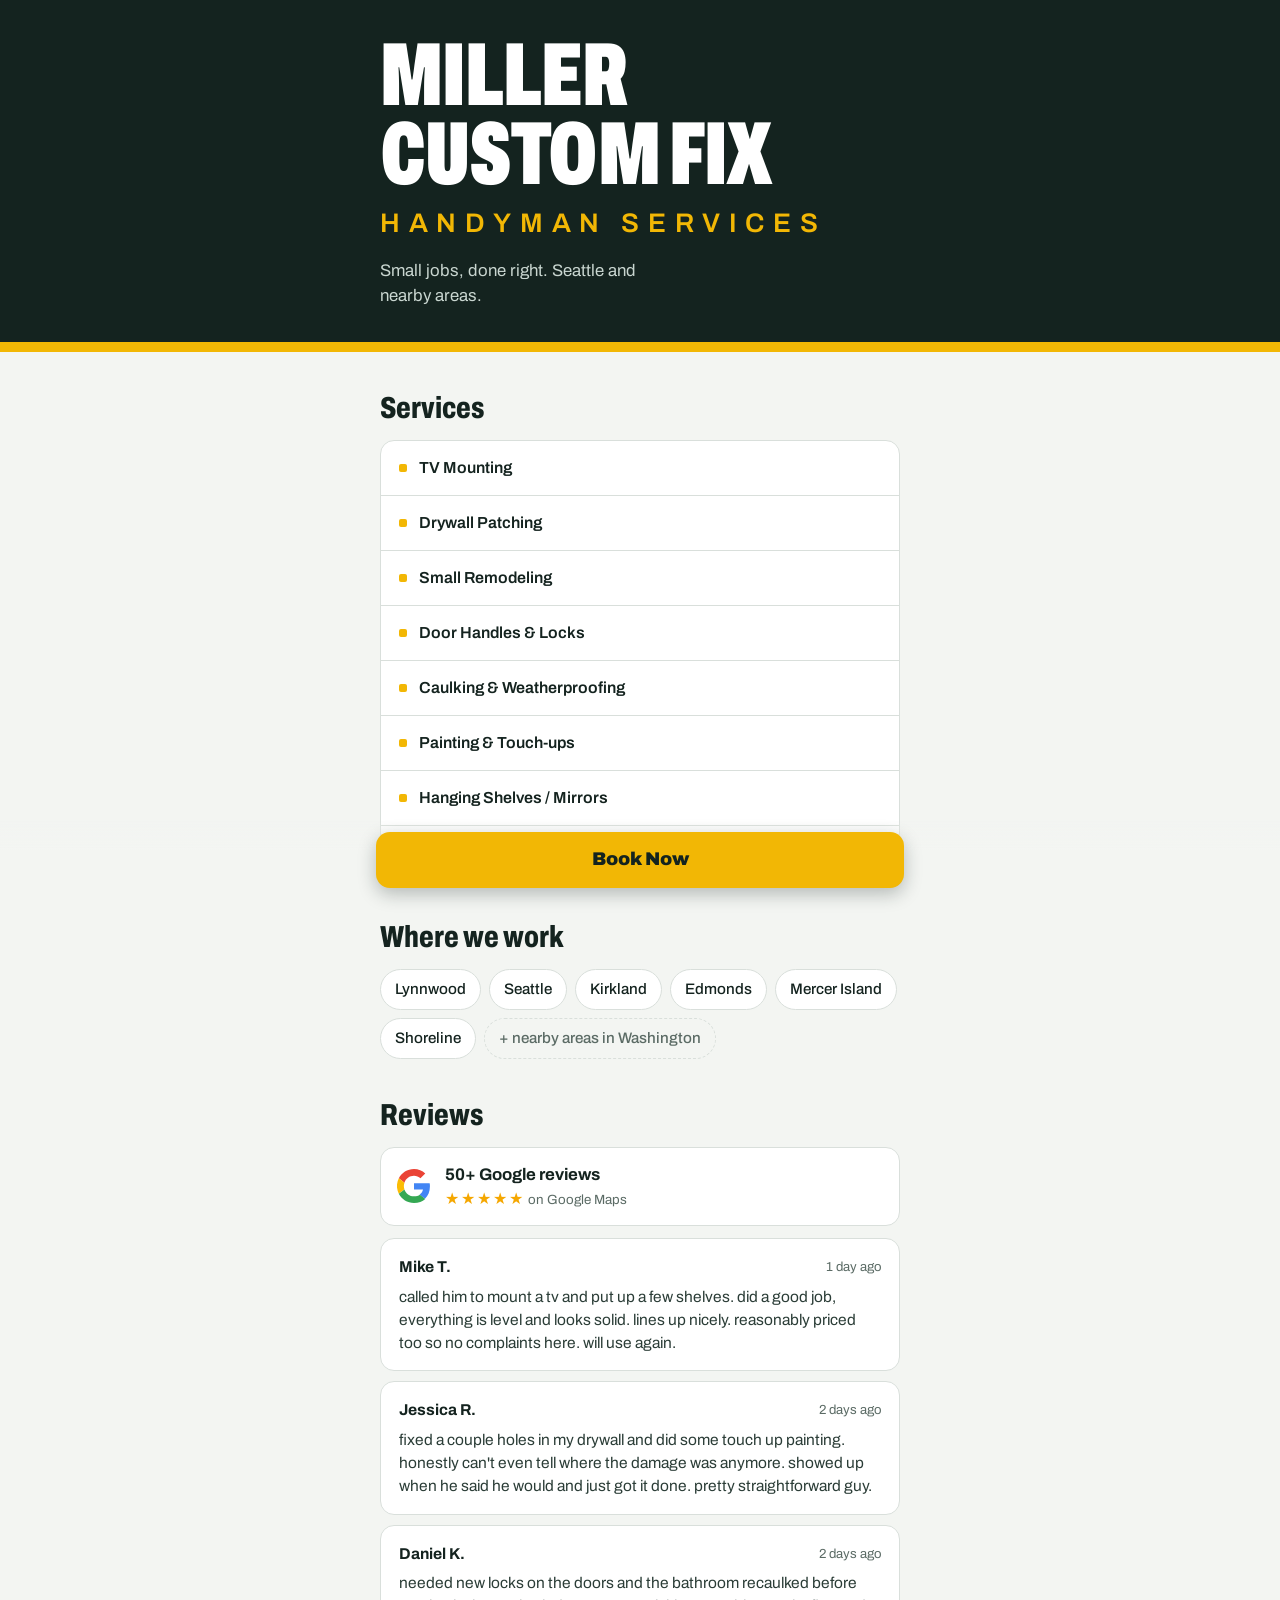
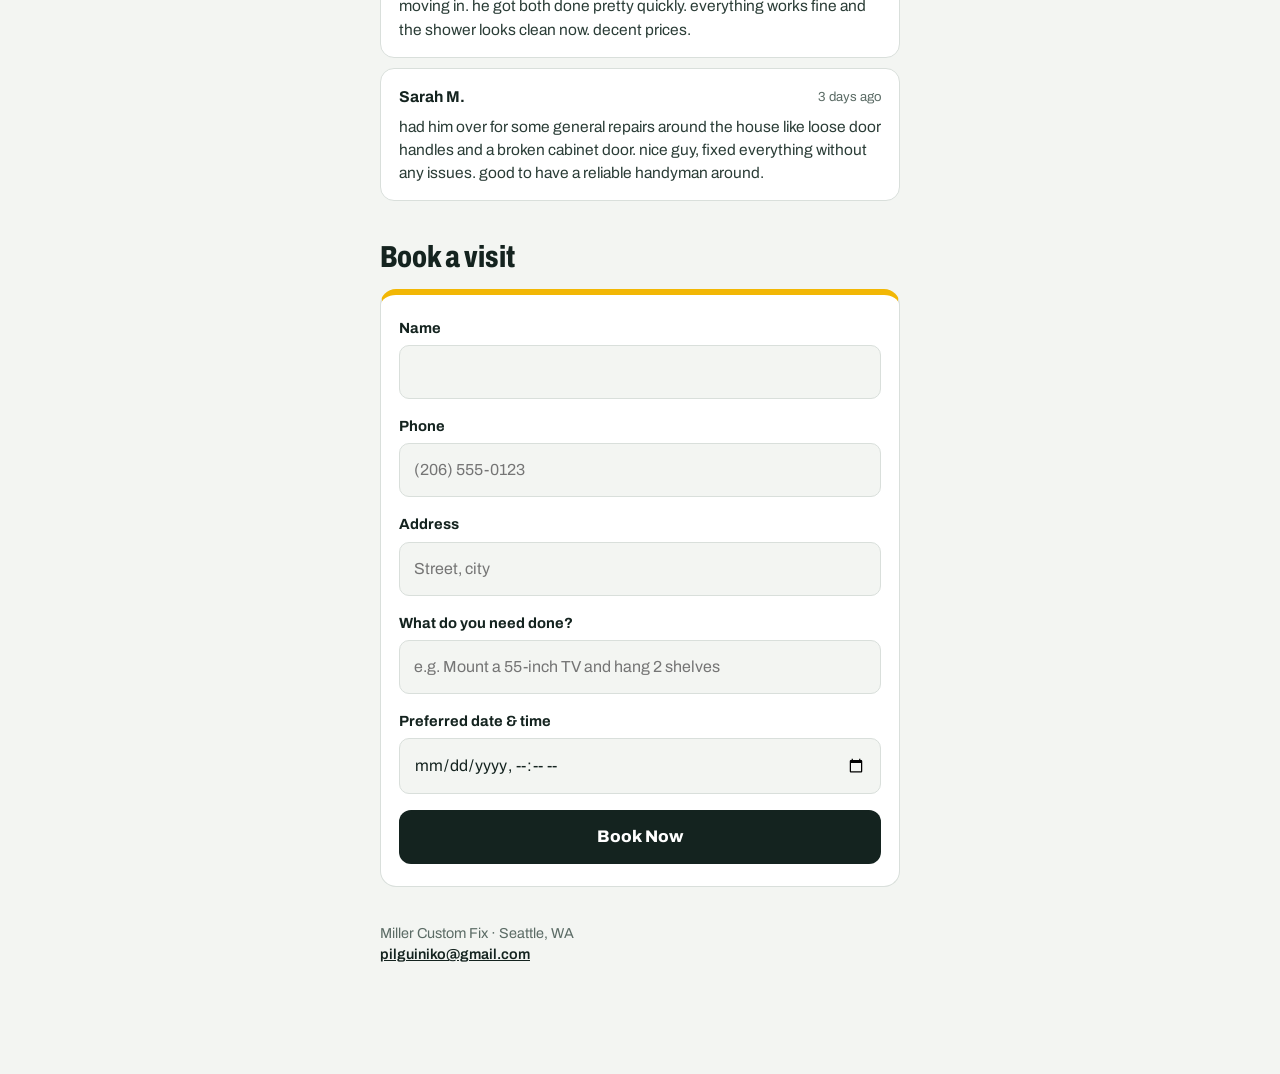
<file: index.html>
<!DOCTYPE html>
<html lang="en">
<head>
<meta charset="utf-8">
<meta name="viewport" content="width=device-width, initial-scale=1, viewport-fit=cover">
<title>Miller Custom Fix | Handyman in Seattle &amp; the Eastside</title>
<meta name="description" content="Handyman services in Seattle, Lynnwood, Kirkland, Edmonds, Mercer Island and Shoreline. TV mounting, drywall repair, painting, locks and more. Book online.">
<meta name="theme-color" content="#14231F">
<link rel="preconnect" href="https://fonts.googleapis.com">
<link rel="preconnect" href="https://fonts.gstatic.com" crossorigin>
<link href="https://fonts.googleapis.com/css2?family=Archivo:wdth,wght@62..125,400..900&display=swap" rel="stylesheet">
<style>
:root{
  --ink:#14231F; --ink2:#1D332D; --paper:#F3F5F2; --card:#fff;
  --tape:#F2B705; --muted:#5B6B65; --line:#D9DFDB; --ok:#1E7B4F; --err:#B3261E;
  --font:"Archivo",-apple-system,BlinkMacSystemFont,"Segoe UI",Roboto,Helvetica,Arial,sans-serif;
}
*{box-sizing:border-box;margin:0}
html{scroll-behavior:smooth;-webkit-text-size-adjust:100%}
body{font-family:var(--font);background:var(--paper);color:var(--ink);line-height:1.5;
  padding-bottom:calc(88px + env(safe-area-inset-bottom,0px));-webkit-tap-highlight-color:transparent}
.wrap{max-width:560px;margin:0 auto;padding:0 20px}

/* Hero */
.hero{background:var(--ink);color:#fff;padding:calc(36px + env(safe-area-inset-top,0px)) 0 44px;position:relative;overflow:hidden}
.hero::after{content:"";position:absolute;left:0;right:0;bottom:0;height:10px;
  background:repeating-linear-gradient(90deg,var(--tape) 0 2px,transparent 2px 14px),var(--tape);
  background-size:auto,100% 3px;background-repeat:repeat-x,no-repeat;background-position:0 100%}
.brand{font-stretch:62%;font-weight:900;font-size:clamp(3.4rem,17vw,5.6rem);line-height:.88;letter-spacing:-.01em;text-transform:uppercase}
.brand span{display:block;color:var(--tape);font-stretch:100%;font-weight:600;font-size:.3em;letter-spacing:.32em;margin-top:.7em}
.lead{margin-top:22px;font-size:1.05rem;color:#C9D6D0;max-width:30ch}

section{padding:40px 0 0}
h2{font-stretch:75%;font-weight:800;font-size:1.9rem;line-height:1.05;margin-bottom:16px}

/* Services */
.list{list-style:none;padding:0;background:var(--card);border:1px solid var(--line);border-radius:14px}
.list li{padding:15px 18px;font-weight:600;border-top:1px solid var(--line);display:flex;align-items:center;gap:12px}
.list li:first-child{border-top:0}
.list li::before{content:"";width:8px;height:8px;border-radius:2px;background:var(--tape);flex:none}

/* Areas */
.chips{display:flex;flex-wrap:wrap;gap:8px}
.chips span{background:var(--card);border:1px solid var(--line);border-radius:99px;padding:8px 14px;font-size:.95rem;font-weight:500}
.chips .more{background:transparent;border-style:dashed;color:var(--muted)}

/* Rating */
.rating{display:flex;align-items:center;gap:14px;background:var(--card);border:1px solid var(--line);border-radius:14px;padding:14px 16px;margin-bottom:12px}
.rating svg{width:34px;height:34px;flex:none}
.rating b{display:block;font-size:1.05rem}
.stars{color:#F5A700;letter-spacing:2px;font-size:1rem}
.rating small{color:var(--muted)}
.rev{background:var(--card);border:1px solid var(--line);border-radius:14px;padding:16px 18px;margin-top:10px}
.rev-top{display:flex;justify-content:space-between;align-items:center;gap:10px;margin-bottom:6px}
.rev-top strong{font-size:.98rem}
.rev-top time{font-size:.82rem;color:var(--muted);white-space:nowrap}
.rev p{font-size:.97rem;color:#2B3D37}

/* Form */
#book{scroll-margin-top:16px}
form{background:var(--card);border:1px solid var(--line);border-radius:16px;padding:22px 18px;border-top:6px solid var(--tape)}
label{display:block;font-weight:700;font-size:.92rem;margin:0 0 6px}
.f{margin-bottom:16px}
input,select{width:100%;font:inherit;font-size:16px;color:var(--ink);background:var(--paper);border:1.5px solid var(--line);
  border-radius:10px;padding:14px;min-height:50px;-webkit-appearance:none;appearance:none}
select{background-image:url("data:image/svg+xml,%3Csvg xmlns='http://www.w3.org/2000/svg' width='14' height='9' fill='none' stroke='%2314231F' stroke-width='2'%3E%3Cpath d='M1 1l6 6 6-6'/%3E%3C/svg%3E");
  background-repeat:no-repeat;background-position:right 14px center;padding-right:40px}
input:focus,select:focus{outline:0;border-color:var(--ink);box-shadow:0 0 0 3px rgba(242,183,5,.5)}
.hp{position:absolute;left:-9999px;height:0;overflow:hidden}
.submit{width:100%;min-height:54px;border:0;border-radius:12px;background:var(--ink);color:#fff;font:inherit;font-weight:800;font-size:1.05rem;cursor:pointer}
.submit:disabled{opacity:.6}
.msg{display:none;margin-top:14px;padding:14px;border-radius:10px;font-weight:600}
.msg.ok{display:block;background:#E4F3EA;color:var(--ok)}
.msg.err{display:block;background:#FBE7E5;color:var(--err)}
.success{display:none;text-align:center;padding:18px 4px}
.success .tick{width:56px;height:56px;border-radius:50%;background:var(--ok);color:#fff;display:grid;place-items:center;margin:0 auto 14px;font-size:1.8rem}
.success h3{font-size:1.4rem;margin-bottom:6px}
.success p{color:var(--muted)}
form.done .fields{display:none} form.done .success{display:block}

footer{padding:36px 0 20px;color:var(--muted);font-size:.9rem}
footer a{color:var(--ink);font-weight:600}

/* Sticky CTA */
.cta{position:fixed;left:0;right:0;bottom:0;z-index:10;padding:12px 16px calc(12px + env(safe-area-inset-bottom,0px));
  background:linear-gradient(to top,var(--paper) 62%,rgba(243,245,242,0))}
.cta a{display:flex;align-items:center;justify-content:center;max-width:528px;margin:0 auto;min-height:56px;border-radius:14px;
  background:var(--tape);color:var(--ink);font-weight:900;font-size:1.15rem;text-decoration:none;box-shadow:0 6px 18px rgba(20,35,31,.28)}
.cta a:active{transform:scale(.98)}
@media (prefers-reduced-motion:reduce){html{scroll-behavior:auto}}
</style>
</head>
<body>

<header class="hero">
  <div class="wrap">
    <h1 class="brand">Miller<br>Custom Fix<span>Handyman Services</span></h1>
    <p class="lead">Small jobs, done right. Seattle and nearby areas.</p>
  </div>
</header>

<main class="wrap">

  <section>
    <h2>Services</h2>
    <ul class="list">
      <li>TV Mounting</li>
      <li>Drywall Patching</li>
      <li>Small Remodeling</li>
      <li>Door Handles &amp; Locks</li>
      <li>Caulking &amp; Weatherproofing</li>
      <li>Painting &amp; Touch-ups</li>
      <li>Hanging Shelves / Mirrors</li>
      <li>General Home Repairs</li>
    </ul>
  </section>

  <section>
    <h2>Where we work</h2>
    <div class="chips">
      <span>Lynnwood</span><span>Seattle</span><span>Kirkland</span><span>Edmonds</span>
      <span>Mercer Island</span><span>Shoreline</span><span class="more">+ nearby areas in Washington</span>
    </div>
  </section>

  <section>
    <h2>Reviews</h2>
    <div class="rating">
      <svg viewBox="0 0 48 48" aria-label="Google"><path fill="#EA4335" d="M24 9.5c3.5 0 6.6 1.2 9.1 3.6l6.8-6.8C35.8 2.4 30.3 0 24 0 14.6 0 6.5 5.4 2.6 13.2l7.9 6.1C12.4 13.5 17.7 9.5 24 9.5z"/><path fill="#4285F4" d="M46.5 24.5c0-1.6-.1-3.1-.4-4.5H24v9h12.7c-.6 3-2.3 5.5-4.8 7.2l7.6 5.9c4.4-4.1 7-10.1 7-17.6z"/><path fill="#FBBC05" d="M10.5 28.7a14.5 14.5 0 010-9.4l-7.9-6.1a24 24 0 000 21.6l7.9-6.1z"/><path fill="#34A853" d="M24 48c6.5 0 11.9-2.1 15.9-5.8l-7.6-5.9c-2.1 1.4-4.9 2.3-8.3 2.3-6.3 0-11.6-4-13.5-9.8l-7.9 6.1C6.5 42.6 14.6 48 24 48z"/></svg>
      <div><b>50+ Google reviews</b><span class="stars" aria-hidden="true">★★★★★</span> <small>on Google Maps</small></div>
    </div>

    <article class="rev">
      <div class="rev-top"><strong>Mike T.</strong><time>1 day ago</time></div>
      <p>called him to mount a tv and put up a few shelves. did a good job, everything is level and looks solid. lines up nicely. reasonably priced too so no complaints here. will use again.</p>
    </article>
    <article class="rev">
      <div class="rev-top"><strong>Jessica R.</strong><time>2 days ago</time></div>
      <p>fixed a couple holes in my drywall and did some touch up painting. honestly can't even tell where the damage was anymore. showed up when he said he would and just got it done. pretty straightforward guy.</p>
    </article>
    <article class="rev">
      <div class="rev-top"><strong>Daniel K.</strong><time>2 days ago</time></div>
      <p>needed new locks on the doors and the bathroom recaulked before moving in. he got both done pretty quickly. everything works fine and the shower looks clean now. decent prices.</p>
    </article>
    <article class="rev">
      <div class="rev-top"><strong>Sarah M.</strong><time>3 days ago</time></div>
      <p>had him over for some general repairs around the house like loose door handles and a broken cabinet door. nice guy, fixed everything without any issues. good to have a reliable handyman around.</p>
    </article>
  </section>

  <section id="book">
    <h2>Book a visit</h2>
    <form id="bookForm" novalidate>
      <div class="fields">
        <div class="f"><label for="name">Name</label>
          <input id="name" name="name" type="text" autocomplete="name" required></div>
        <div class="f"><label for="phone">Phone</label>
          <input id="phone" name="phone" type="tel" inputmode="tel" autocomplete="tel" placeholder="(206) 555-0123" required></div>
        <div class="f"><label for="address">Address</label>
          <input id="address" name="address" type="text" autocomplete="street-address" placeholder="Street, city" required></div>
        <div class="f"><label for="service">What do you need done?</label>
          <input id="service" name="service" type="text" maxlength="200" placeholder="e.g. Mount a 55-inch TV and hang 2 shelves" required></div>
        <div class="f"><label for="when">Preferred date &amp; time</label>
          <input id="when" name="when" type="datetime-local" required></div>
        <div class="hp" aria-hidden="true"><label>Leave empty<input name="website" tabindex="-1" autocomplete="off"></label></div>
        <button class="submit" type="submit">Book Now</button>
        <div id="msg" class="msg" role="alert"></div>
      </div>
      <div class="success" role="status">
        <div class="tick">✓</div>
        <h3>Booked successfully!</h3>
        <p>You will receive a text message with details shortly.</p>
      </div>
    </form>
  </section>

  <footer>
    Miller Custom Fix · Seattle, WA<br>
    <a href="mailto:pilguiniko@gmail.com">pilguiniko@gmail.com</a>
  </footer>
</main>

<div class="cta"><a href="#book" id="ctaBtn">Book Now</a></div>

<script>
// 1) Paste your Google Apps Script Web App URL here (see README):
var ENDPOINT = "https://script.google.com/macros/s/AKfycbxopnJKJ082AU10R9EeYpAiqrt65oILyL0KC3kZg-eOtQDGBBrRjw0civyDzC1DbcM2XA/exec";

var form = document.getElementById("bookForm");
var msg = document.getElementById("msg");

// Earliest bookable time = now (local), in datetime-local format
(function(){
  var d = new Date(Date.now() - new Date().getTimezoneOffset()*60000);
  document.getElementById("when").min = d.toISOString().slice(0,16);
})();

// Smooth scroll that also works on older iOS
document.getElementById("ctaBtn").addEventListener("click", function(e){
  e.preventDefault();
  document.getElementById("book").scrollIntoView({behavior:"smooth", block:"start"});
});

function showErr(t){ msg.className = "msg err"; msg.textContent = t; }

form.addEventListener("submit", function(e){
  e.preventDefault();
  msg.className = "msg";
  var f = form.elements;
  if (f.website.value) return; // bot
  var digits = f.phone.value.replace(/\D/g,"");
  if (!f.name.value.trim() || !f.address.value.trim() || !f.service.value || !f.when.value)
    return showErr("Please fill in all fields.");
  if (digits.length < 10) return showErr("Please enter a valid phone number.");

  var btn = form.querySelector(".submit");
  btn.disabled = true; btn.textContent = "Sending...";

  var payload = {
    name: f.name.value.trim(), phone: f.phone.value.trim(), address: f.address.value.trim(),
    service: f.service.value, when: f.when.value.replace("T"," ")
  };

  fetch(ENDPOINT, {
    method: "POST", mode: "no-cors",
    headers: {"Content-Type":"text/plain;charset=utf-8"},
    body: JSON.stringify(payload)
  }).then(function(){
    form.classList.add("done");
    form.scrollIntoView({behavior:"smooth", block:"center"});
  }).catch(function(){
    btn.disabled = false; btn.textContent = "Book Now";
    showErr("Could not send. Please check your connection and try again.");
  });
});
</script>
</body>
</html>
</file>
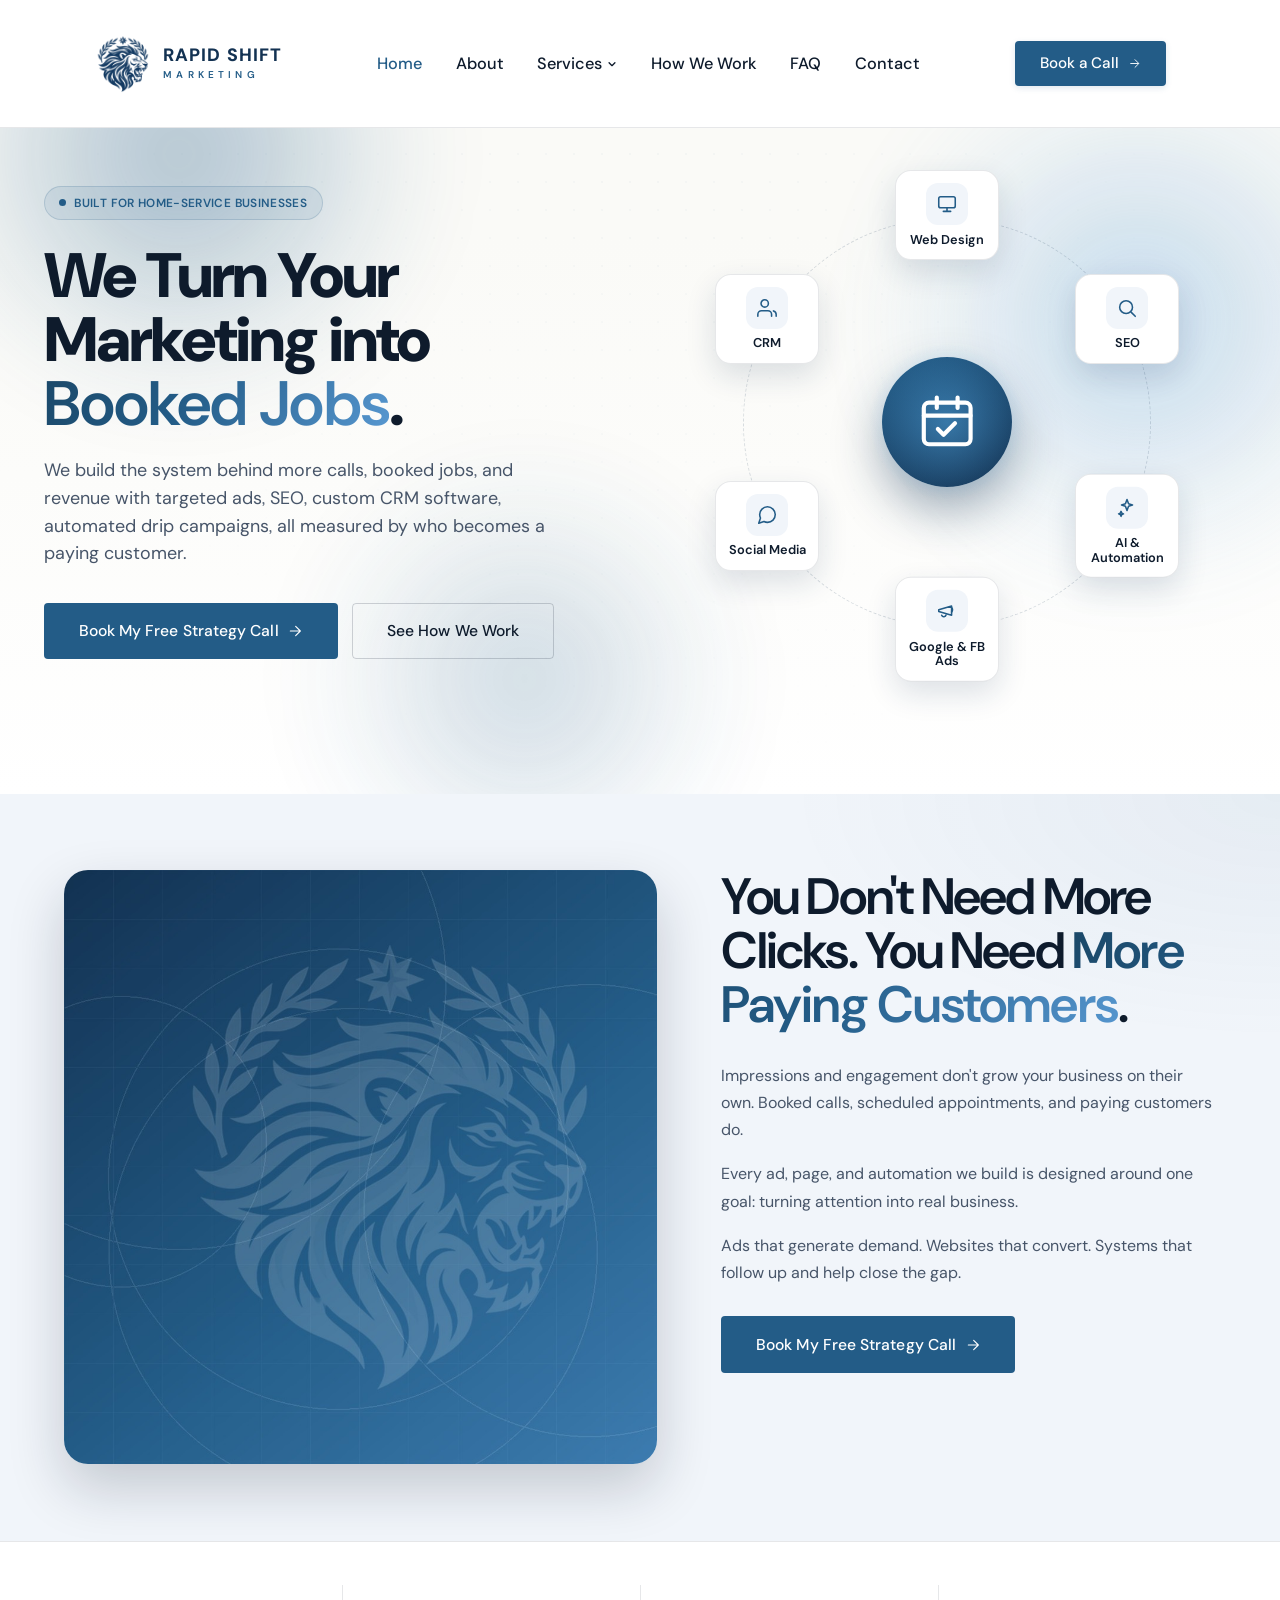
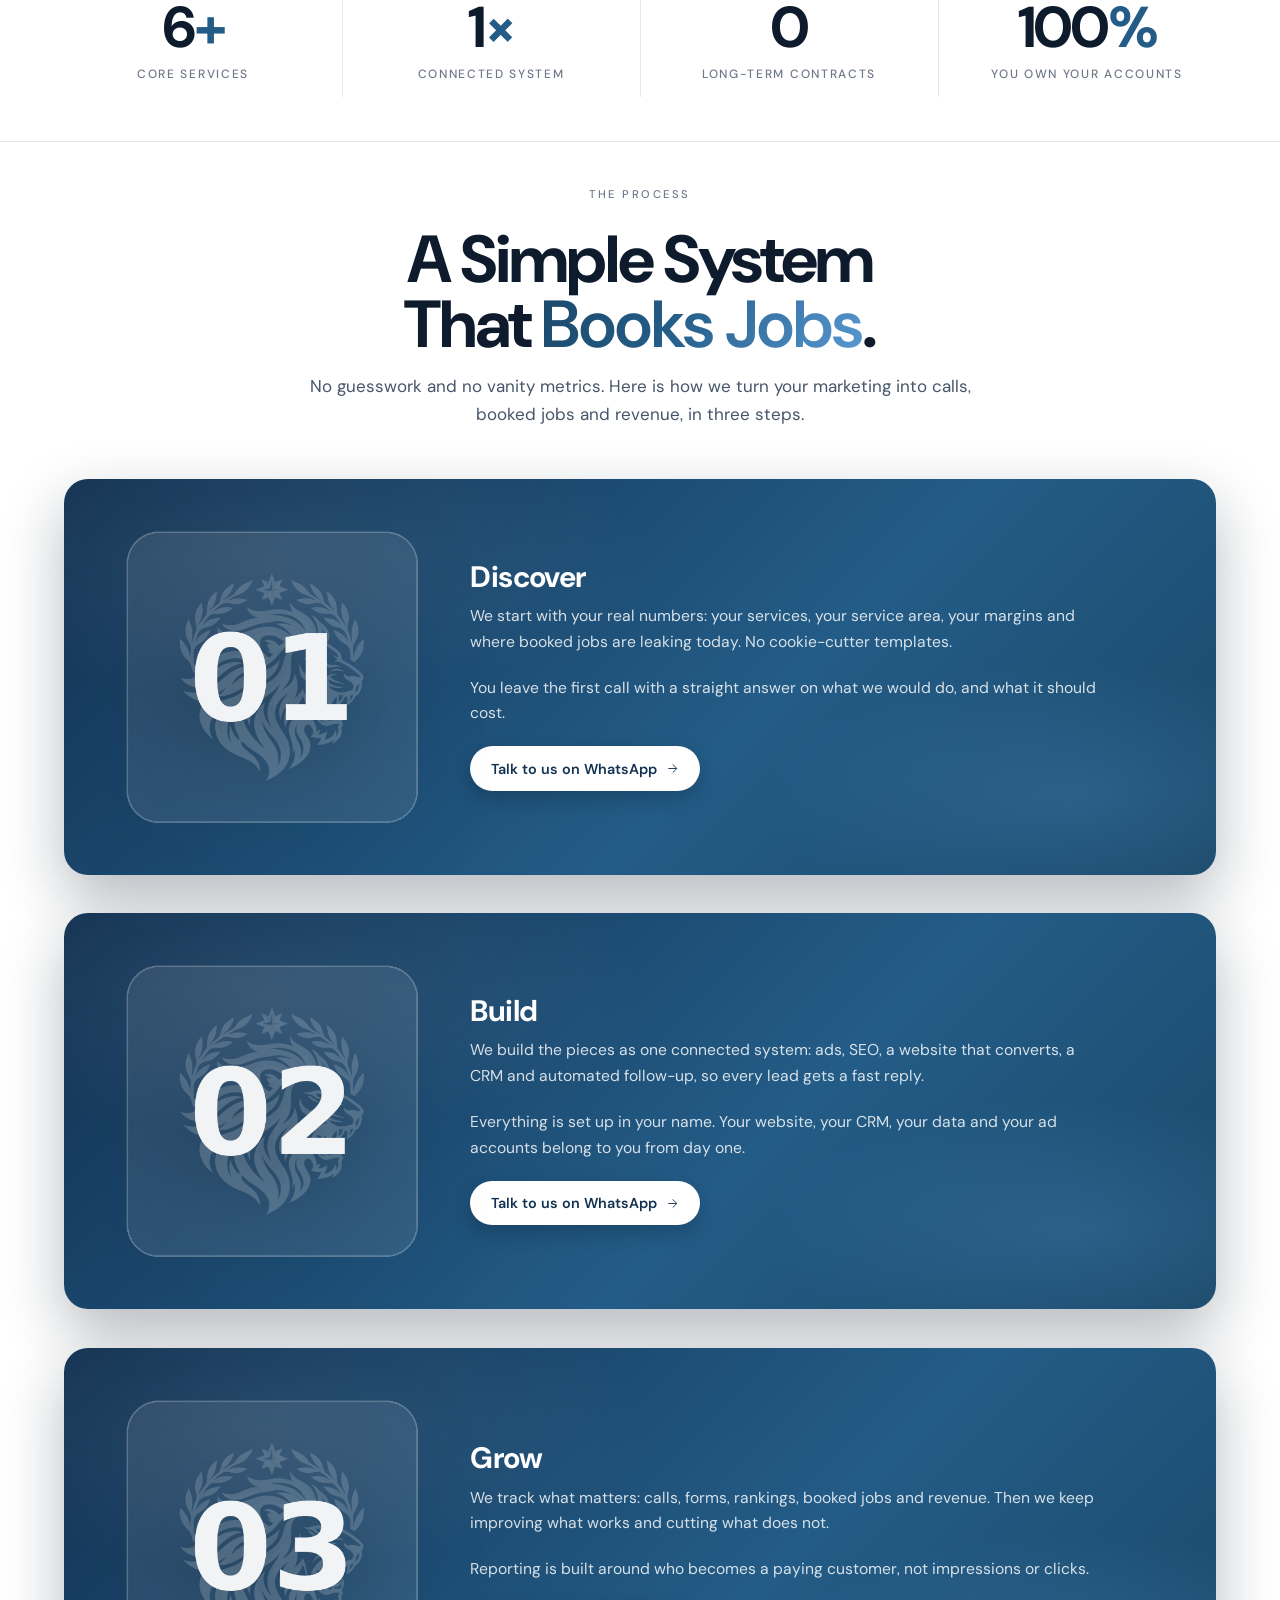
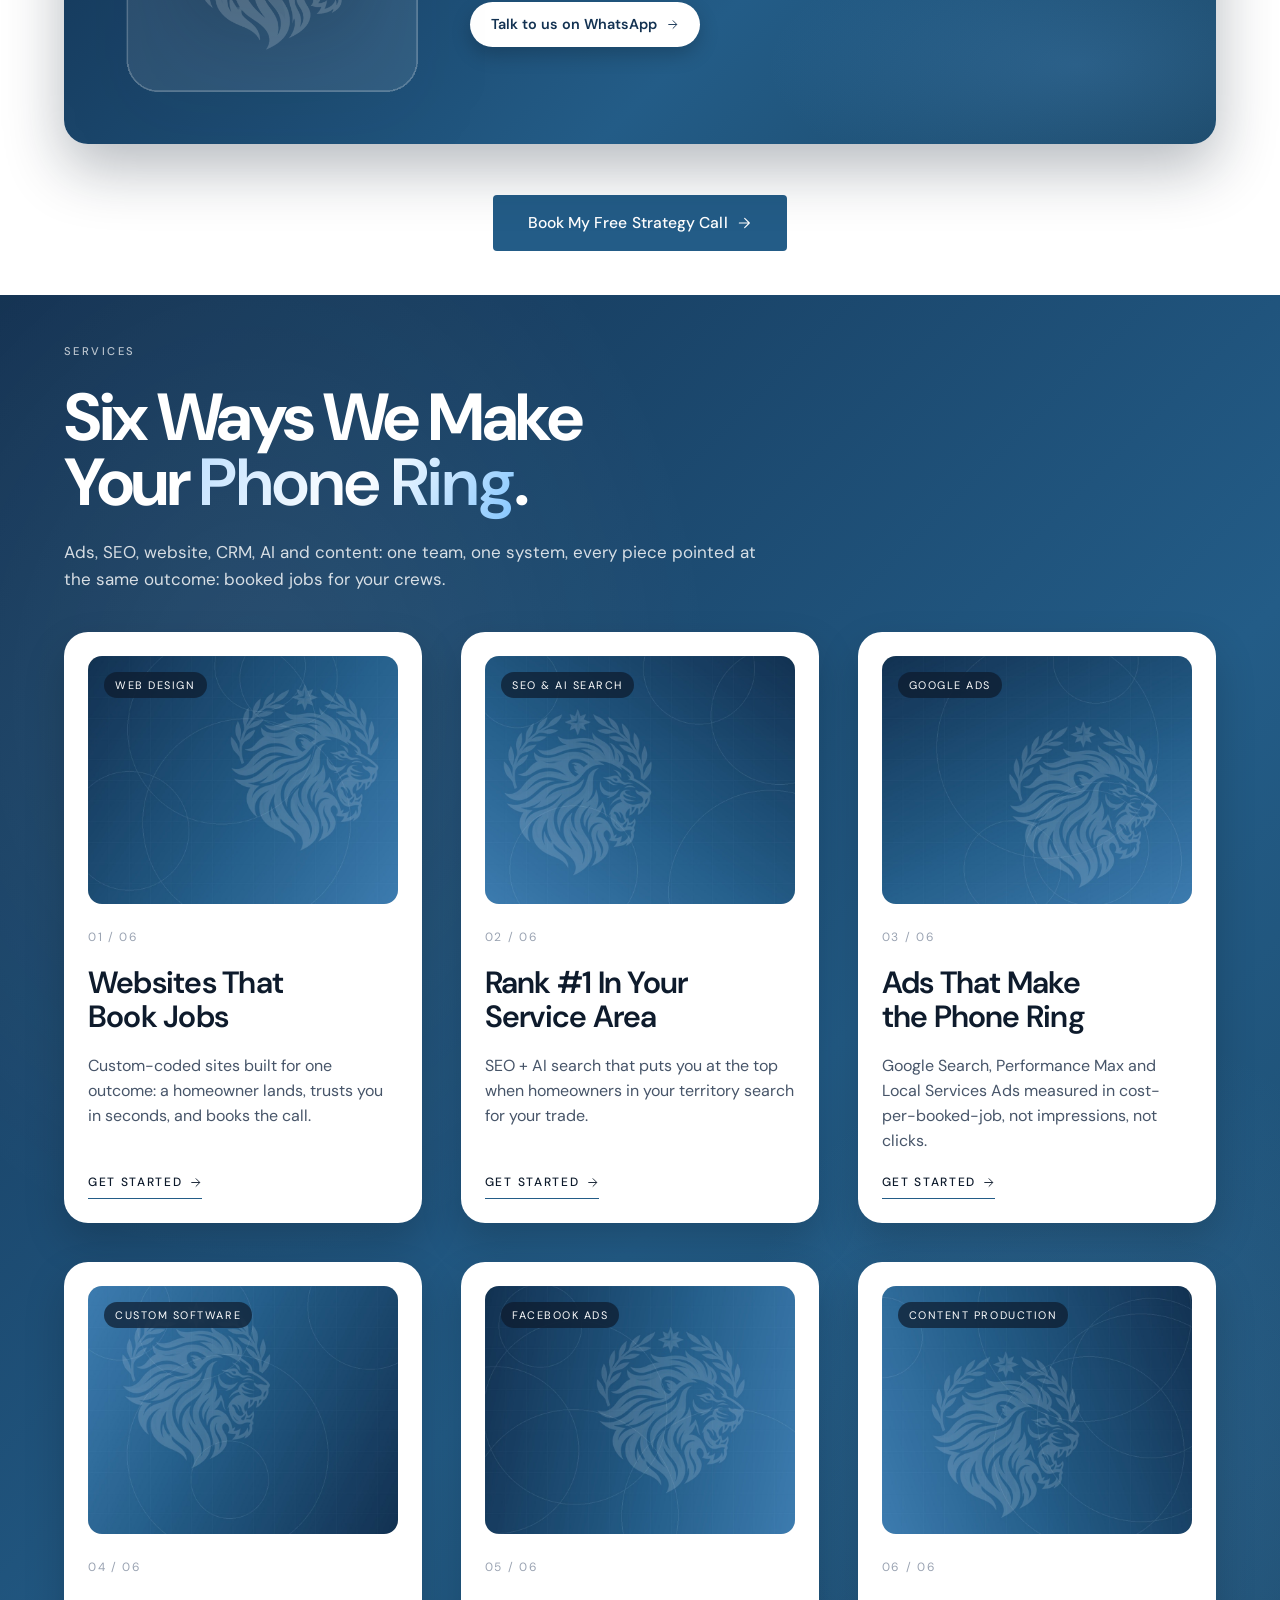
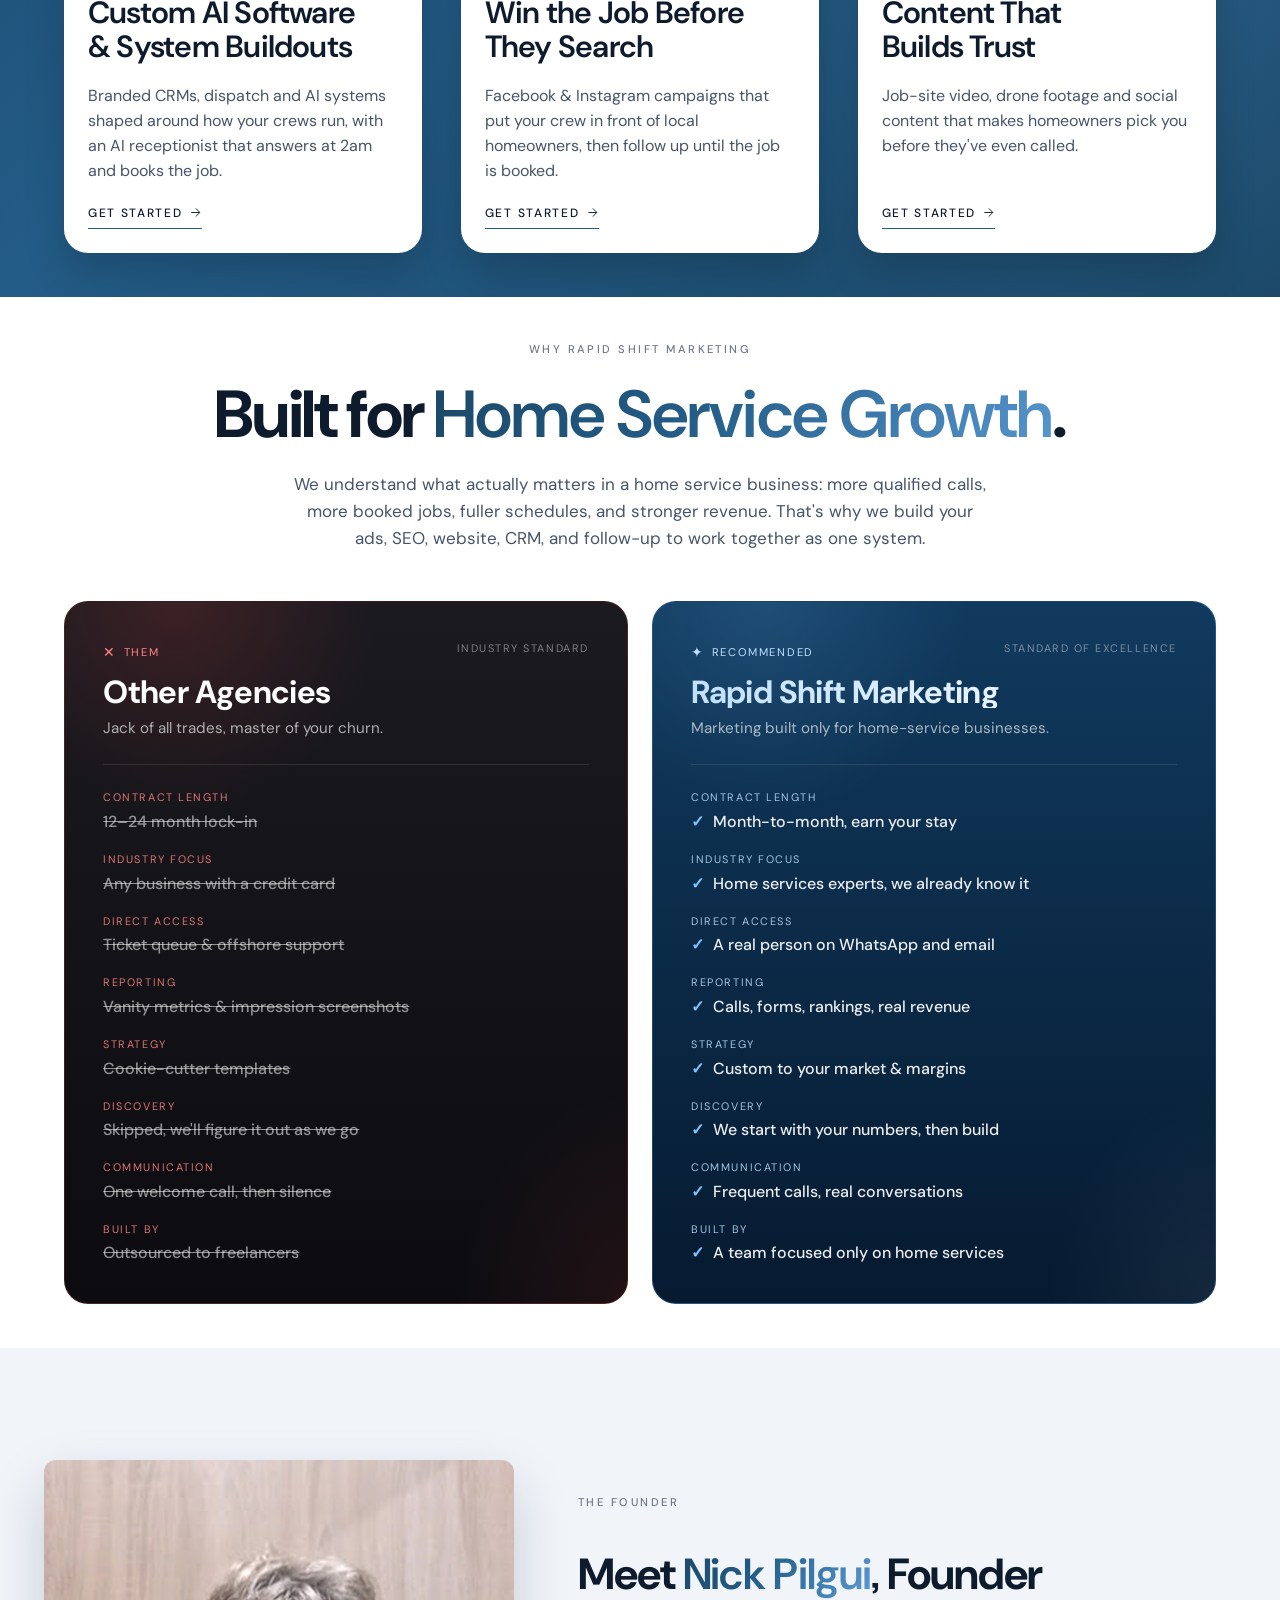
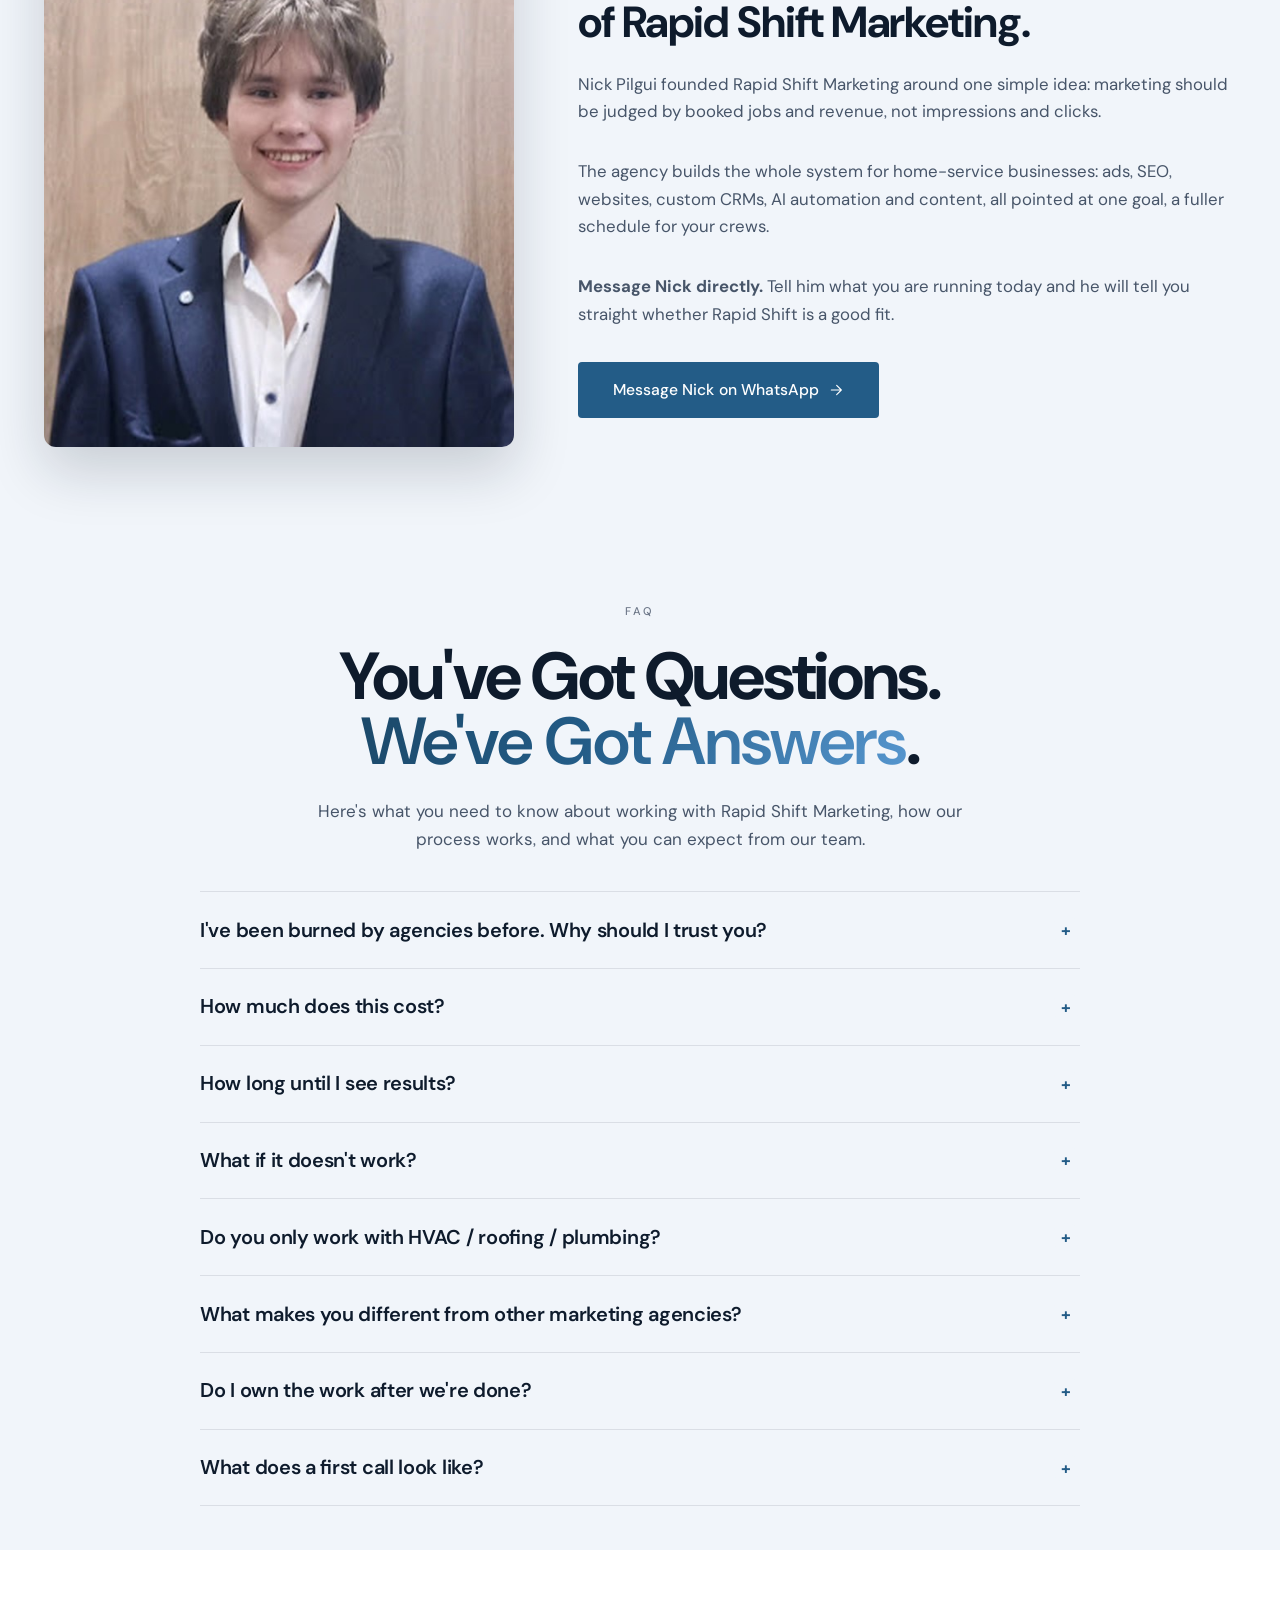
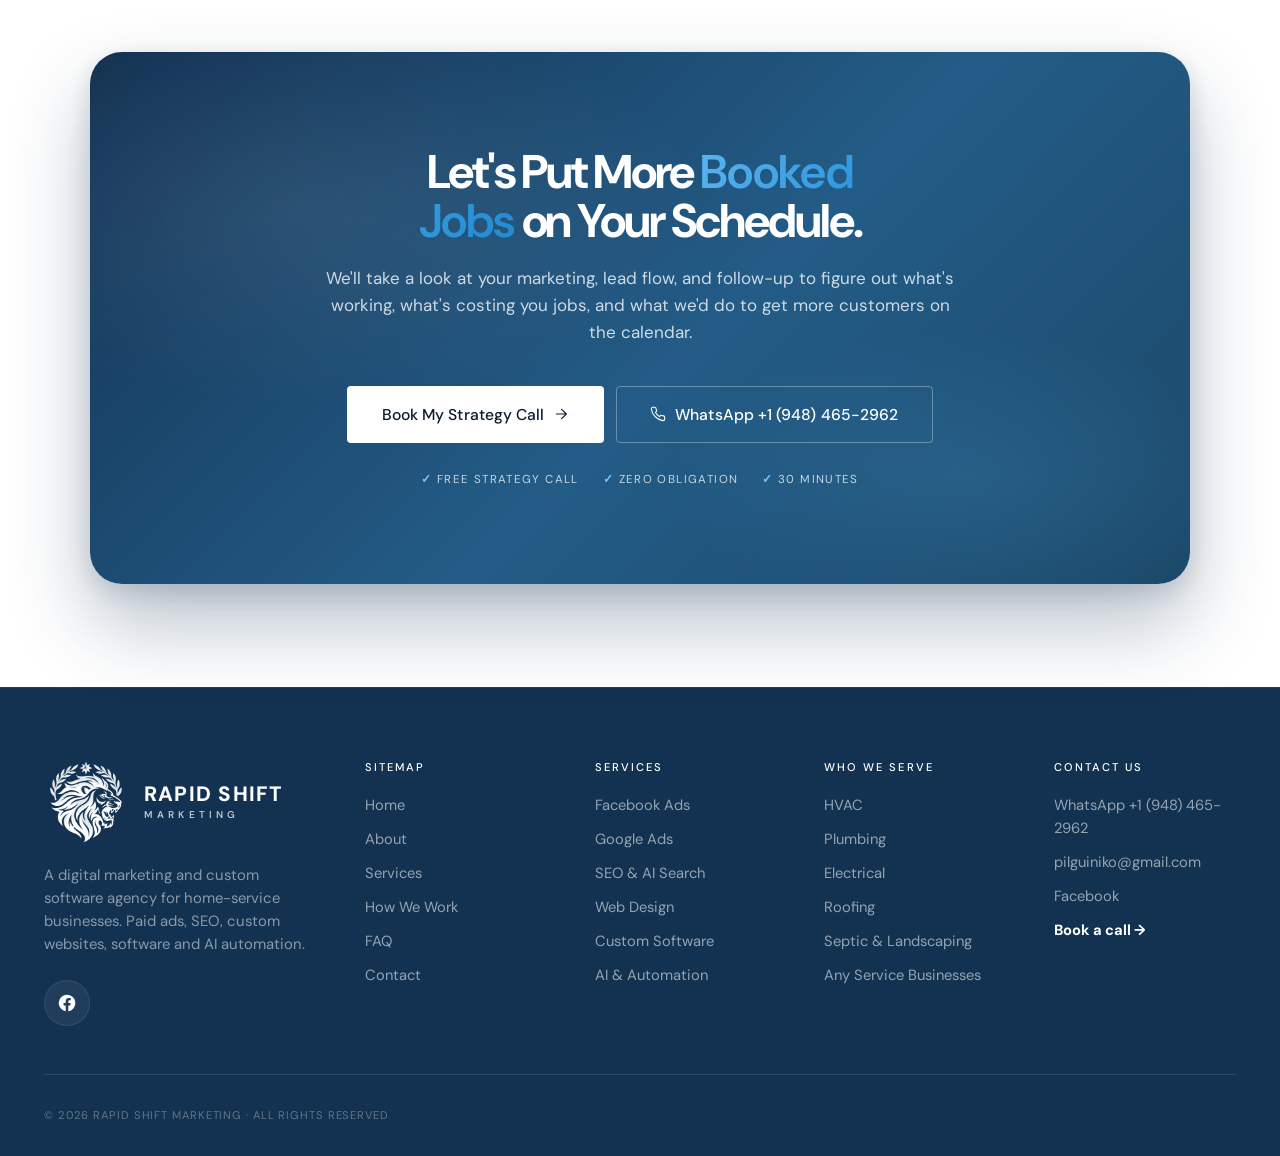
<file: index (1).html>
<!DOCTYPE html>
<html lang="en"><head><meta charset="UTF-8">
<meta name="viewport" content="width=device-width, initial-scale=1, viewport-fit=cover">
<title>Rapid Shift Marketing, Marketing That Books Jobs for Home-Service Businesses</title>
<meta name="description" content="Rapid Shift Marketing is the growth partner for home-service businesses: HVAC, plumbing, electrical, roofing, septic, landscaping. Ads, SEO, websites, CRMs and AI automation built to make your phone ring.">
<meta name="author" content="Rapid Shift Marketing">
<meta name="robots" content="index, follow, max-image-preview:large">
<!-- TODO when the domain is live: add <link rel="canonical">, og:url, absolute og:image URL and sitemap.xml -->
<meta property="og:type" content="website">
<meta property="og:title" content="Rapid Shift Marketing, Digital Marketing &amp; Custom Software for Home-Service Businesses">
<meta property="og:description" content="Custom websites, SEO, paid ads, software and AI automation for home-service businesses.">
<meta property="og:image" content="og-default.jpg">
<meta property="og:locale" content="en_US">
<meta name="twitter:card" content="summary_large_image">
<meta name="theme-color" content="#FAFAF7">
<link rel="icon" href="favicon.png">
<link rel="apple-touch-icon" href="favicon.png">
<link rel="preconnect" href="https://fonts.googleapis.com/">
<link rel="preconnect" href="https://fonts.gstatic.com/" crossorigin>
<link rel="stylesheet" href="https://fonts.googleapis.com/css2?family=DM+Sans:wght@400;500;600;700;800;900&amp;display=swap">
<link rel="stylesheet" href="styles.css">
<script type="application/ld+json">{"@context": "https://schema.org", "@graph": [{"@type": ["Organization", "ProfessionalService"], "@id": "#organization", "name": "Rapid Shift Marketing", "description": "A digital marketing and custom software agency for home-service businesses. Paid ads, SEO, custom websites, software, AI automation.", "logo": "logo-full.png", "image": "logo-full.png", "telephone": "+19484652962", "email": "pilguiniko@gmail.com", "founder": {"@id": "#founder"}, "sameAs": ["https://www.facebook.com/profile.php?id=61591922635871"], "knowsAbout": ["Google Ads", "Facebook and Instagram ads", "Local SEO", "AI search optimization", "Custom web design", "Custom software and CRM buildouts", "AI automation", "Video and content production", "Home-service marketing"], "hasOfferCatalog": {"@type": "OfferCatalog", "name": "Services", "itemListElement": [{"@type": "Offer", "itemOffered": {"@type": "Service", "name": "Facebook Ads", "description": "Facebook and Instagram advertising for home-service businesses, built to book jobs."}}, {"@type": "Offer", "itemOffered": {"@type": "Service", "name": "Google Ads", "description": "Google Search, Performance Max and Local Services Ads for home-service businesses."}}, {"@type": "Offer", "itemOffered": {"@type": "Service", "name": "SEO & AI Search", "description": "Local SEO and AI search optimization for home-service businesses."}}, {"@type": "Offer", "itemOffered": {"@type": "Service", "name": "Web Design", "description": "Custom-coded websites built to convert homeowners into booked calls."}}, {"@type": "Offer", "itemOffered": {"@type": "Service", "name": "Custom Software", "description": "Custom CRMs, dashboards and dispatch systems for home-service businesses."}}, {"@type": "Offer", "itemOffered": {"@type": "Service", "name": "AI & Automation", "description": "AI receptionists, follow-up automation and backend systems."}}, {"@type": "Offer", "itemOffered": {"@type": "Service", "name": "Content Production", "description": "Job-site video, drone footage, photo and social content."}}]}}, {"@type": "Person", "@id": "#founder", "name": "Nick Pilgui", "jobTitle": "Founder", "worksFor": {"@id": "#organization"}}, {"@type": "FAQPage", "mainEntity": [{"@type": "Question", "name": "I've been burned by agencies before. Why should I trust you?", "acceptedAnswer": {"@type": "Answer", "text": "Fair. We work month to month, no long-term contracts and no lock-in. That structure forces us to earn your business every single month, or you walk. We'd rather keep you because the numbers are working than because a contract traps you."}}, {"@type": "Question", "name": "How much does this cost?", "acceptedAnswer": {"@type": "Answer", "text": "It depends on what you actually need. Book a strategy call and we'll look at the numbers, recommend the smallest meaningful starting point, and quote real money against it."}}, {"@type": "Question", "name": "How long until I see results?", "acceptedAnswer": {"@type": "Answer", "text": "Paid ads usually start producing in the first 2–4 weeks. SEO and content compound over 3–6 months. Custom software and systems are a one-time build that pays back over time. We tell you the realistic timeline on the discovery call, we don't promise overnight wins because they don't exist."}}, {"@type": "Question", "name": "What if it doesn't work?", "acceptedAnswer": {"@type": "Answer", "text": "You're month to month, so you give notice and walk. No fight, no clawbacks, no churn-prevention dance. The reporting tells you what's working before you ever have to make that call, that's by design."}}, {"@type": "Question", "name": "Do you only work with HVAC / roofing / plumbing?", "acceptedAnswer": {"@type": "Answer", "text": "Home services is our focus: HVAC, roofing, plumbing, electrical, cleaning, landscaping, restoration. We can also work outside home services if there's a strong fit, but the systems we've refined are built around how home-service businesses sell."}}, {"@type": "Question", "name": "What makes you different from other marketing agencies?", "acceptedAnswer": {"@type": "Answer", "text": "Most agencies sell one slice, ads, or SEO, or web design, then point fingers when the slice doesn't move the needle. We build the whole machine: paid ads, SEO, websites, custom CRMs, AI automation, and content. One team, one set of reports, one accountable point of contact."}}, {"@type": "Question", "name": "Do I own the work after we're done?", "acceptedAnswer": {"@type": "Answer", "text": "Yes. Your website, your CRM, your data, your ad accounts, everything is in your name from day one. If we ever part ways, you take the whole system with you. We don't hostage-lock client work."}}, {"@type": "Question", "name": "What does a first call look like?", "acceptedAnswer": {"@type": "Answer", "text": "30 minutes. No pitch deck. We learn what you're already doing, look at the numbers if you can share them, and tell you straight whether we'd be a good fit. If yes, we send a personalized scope. If no, you've got a free outside read on your marketing."}}]}]}</script>
</head>
<body>
<a href="#main" class="skip-link">Skip to content</a>
<svg width="0" height="0" style="position:absolute" aria-hidden="true">
  <defs>
    <symbol id="i-arrow" viewBox="0 0 24 24" fill="none" stroke="currentColor" stroke-width="1.7" stroke-linecap="round" stroke-linejoin="round"><path d="M5 12h14M13 5l7 7-7 7"></path></symbol>
    <symbol id="i-arrow-up-right" viewBox="0 0 24 24" fill="none" stroke="currentColor" stroke-width="1.7" stroke-linecap="round" stroke-linejoin="round"><line x1="7" y1="17" x2="17" y2="7"></line><polyline points="7 7 17 7 17 17"></polyline></symbol>
    <symbol id="i-phone" viewBox="0 0 24 24" fill="none" stroke="currentColor" stroke-width="1.6" stroke-linecap="round" stroke-linejoin="round"><path d="M22 16.9v3a2 2 0 0 1-2.2 2 19.8 19.8 0 0 1-8.6-3.1 19.5 19.5 0 0 1-6-6 19.8 19.8 0 0 1-3.1-8.7A2 2 0 0 1 4.1 2h3a2 2 0 0 1 2 1.7c.1 1 .4 1.9.7 2.8a2 2 0 0 1-.5 2.1L8.1 9.9a16 16 0 0 0 6 6l1.3-1.3a2 2 0 0 1 2.1-.5c.9.3 1.8.6 2.8.7A2 2 0 0 1 22 16.9z"></path></symbol>
    <symbol id="i-fb" viewBox="0 0 24 24" fill="currentColor"><path d="M22 12a10 10 0 1 0-11.56 9.88v-6.99H7.9V12h2.54V9.8c0-2.51 1.49-3.89 3.78-3.89 1.09 0 2.24.2 2.24.2v2.46h-1.26c-1.24 0-1.63.77-1.63 1.56V12h2.77l-.44 2.89h-2.33v6.99A10 10 0 0 0 22 12z"></path></symbol>
    <symbol id="i-ln" viewBox="0 0 24 24" fill="currentColor"><path d="M20.45 20.45h-3.55v-5.57c0-1.33-.03-3.04-1.85-3.04-1.86 0-2.15 1.45-2.15 2.95v5.66H9.36V9h3.41v1.56h.05c.48-.9 1.64-1.85 3.38-1.85 3.61 0 4.28 2.38 4.28 5.47v6.27zM5.34 7.43a2.06 2.06 0 1 1 0-4.13 2.06 2.06 0 0 1 0 4.13zM7.12 20.45H3.56V9h3.56v11.45zM22.22 0H1.77C.79 0 0 .77 0 1.72v20.56C0 23.23.79 24 1.77 24h20.45c.98 0 1.78-.77 1.78-1.72V1.72C24 .77 23.2 0 22.22 0z"></path></symbol>
      <symbol id="i-ig" viewBox="0 0 24 24" fill="currentColor"><path d="M12 2.16c3.2 0 3.58.01 4.85.07 1.17.05 1.8.25 2.23.41.56.22.96.48 1.38.9.42.42.68.82.9 1.38.16.42.36 1.06.41 2.23.06 1.27.07 1.65.07 4.85s-.01 3.58-.07 4.85c-.05 1.17-.25 1.8-.41 2.23a3.7 3.7 0 0 1-.9 1.38 3.7 3.7 0 0 1-1.38.9c-.42.16-1.06.36-2.23.41-1.27.06-1.65.07-4.85.07s-3.58-.01-4.85-.07c-1.17-.05-1.8-.25-2.23-.41a3.7 3.7 0 0 1-1.38-.9 3.7 3.7 0 0 1-.9-1.38c-.16-.42-.36-1.06-.41-2.23-.06-1.27-.07-1.65-.07-4.85s.01-3.58.07-4.85c.05-1.17.25-1.8.41-2.23.22-.56.48-.96.9-1.38.42-.42.82-.68 1.38-.9.42-.16 1.06-.36 2.23-.41C8.42 2.17 8.8 2.16 12 2.16zm0 1.62c-3.15 0-3.52.01-4.76.07-.96.04-1.48.2-1.83.34-.46.18-.79.39-1.13.74-.35.34-.56.67-.74 1.13-.14.35-.3.87-.34 1.83-.06 1.24-.07 1.61-.07 4.76s.01 3.52.07 4.76c.04.96.2 1.48.34 1.83.18.46.39.79.74 1.13.34.35.67.56 1.13.74.35.14.87.3 1.83.34 1.24.06 1.61.07 4.76.07s3.52-.01 4.76-.07c.96-.04 1.48-.2 1.83-.34.46-.18.79-.39 1.13-.74.35-.34.56-.67.74-1.13.14-.35.3-.87.34-1.83.06-1.24.07-1.61.07-4.76s-.01-3.52-.07-4.76c-.04-.96-.2-1.48-.34-1.83a3.04 3.04 0 0 0-.74-1.13 3.04 3.04 0 0 0-1.13-.74c-.35-.14-.87-.3-1.83-.34-1.24-.06-1.61-.07-4.76-.07zm0 2.76a5.46 5.46 0 1 1 0 10.92 5.46 5.46 0 0 1 0-10.92zm0 9a3.54 3.54 0 1 0 0-7.08 3.54 3.54 0 0 0 0 7.08zm6.95-9.22a1.28 1.28 0 1 1-2.55 0 1.28 1.28 0 0 1 2.55 0z"></path></symbol>
  </defs>
</svg>
<header class="site-header" id="site-header">
  <div class="nav-shell">
    <a href="#" class="nav-logo" aria-label="Rapid Shift Marketing, home">
      <img src="logo-mark.png" alt="" width="54" height="54">
      <span class="brand-word"><strong>Rapid Shift</strong><small>Marketing</small></span>
    </a>
    <nav class="nav-menu" aria-label="Primary">
      <a href="#" aria-current="page">Home</a>
      <a href="#founder">About</a>
      <div class="nav-menu__item">
        <a href="#services">
          Services
          <svg viewBox="0 0 12 12" width="10" height="10" fill="none" stroke="currentColor" stroke-width="1.6" stroke-linecap="round" stroke-linejoin="round" aria-hidden="true"><path d="M2.5 4.5 6 8l3.5-3.5"></path></svg>
        </a>
        <ul class="nav-dropdown" role="menu">
          <li><a href="#services">AI &amp; Automation<small>Scaling systems</small></a></li>
          <li><a href="#services">Content Production<small>Video, photo, social</small></a></li>
          <li><a href="#services">Custom Software<small>CRMs, dashboards</small></a></li>
          <li><a href="#services">Facebook Ads<small>Meta &amp; Instagram</small></a></li>
          <li><a href="#services">Google Ads<small>Search &amp; Local Ads</small></a></li>
          <li><a href="#services">SEO &amp; AI Search<small>Search visibility</small></a></li>
          <li><a href="#services">Web Design<small>Custom-coded sites</small></a></li>
        </ul>
      </div>
      <a href="#work">How We Work</a>
      <a href="#faq">FAQ</a>
      <a href="#cta">Contact</a>
    </nav>
    <div class="nav-actions">
      <a href="https://wa.me/19484652962?text=Hi%20Rapid%20Shift%20Marketing%2C%20I%27d%20like%20to%20book%20a%20free%20strategy%20call." class="btn nav-cta" target="_blank" rel="noopener">
        Book a Call
        <svg class="arrow"><use href="#i-arrow"></use></svg>
      </a>
      <button class="nav-burger" aria-label="Open menu" aria-expanded="false" aria-controls="mobile-drawer">
        <span></span>
      </button>
    </div>
  </div>
</header>
<aside class="nav-drawer" id="mobile-drawer" aria-label="Mobile navigation">
  <ul>
    <li><a href="#">Home</a></li>
    <li><a href="#founder">About</a></li>
    <li>
      <a href="#services">Services</a>
      <ul class="nav-dropdown">
        <li><a href="#services">AI &amp; Automation<small>Scaling systems</small></a></li>
        <li><a href="#services">Content Production<small>Video, photo, social</small></a></li>
        <li><a href="#services">Custom Software<small>CRMs, dashboards</small></a></li>
        <li><a href="#services">Facebook Ads<small>Meta &amp; Instagram</small></a></li>
        <li><a href="#services">Google Ads<small>Search &amp; Local Ads</small></a></li>
        <li><a href="#services">SEO &amp; AI Search<small>Search visibility</small></a></li>
        <li><a href="#services">Web Design<small>Custom code</small></a></li>
      </ul>
    </li>
    <li><a href="#work">How We Work</a></li>
    <li><a href="#faq">FAQ</a></li>
    <li><a href="#cta">Contact</a></li>
  </ul>
  <div class="nav-drawer__cta">
    <a href="https://wa.me/19484652962?text=Hi%20Rapid%20Shift%20Marketing%2C%20I%27d%20like%20to%20book%20a%20free%20strategy%20call." target="_blank" rel="noopener" class="btn btn--ghost btn--lg" style="justify-content:center;">
      <svg width="16" height="16" aria-hidden="true"><use href="#i-phone"></use></svg>
      WhatsApp +1 (948) 465-2962
    </a>
    <a href="https://wa.me/19484652962?text=Hi%20Rapid%20Shift%20Marketing%2C%20I%27d%20like%20to%20book%20a%20free%20strategy%20call." target="_blank" rel="noopener" class="btn btn--primary btn--lg" style="justify-content:center;">Book a Call</a>
  </div>
</aside>
<main id="main">
<!-- ===== HERO, split layout: copy left, founder imagery right ===== -->
<section class="hero hero--split" aria-labelledby="hero-h">
  <div class="hero__aurora" aria-hidden="true"></div>
  <div class="hero__grid-bg" aria-hidden="true"></div>
  <div class="container">
    <div class="hero__split">
      <div class="hero__copy">
        <span class="hero__chip">Built for home-service businesses</span>
        <h1 id="hero-h">
          We Turn Your Marketing into <em>Booked Jobs</em>.
        </h1>
        <p class="hero__sub">
          We build the system behind more calls, booked jobs, and revenue with targeted ads, SEO, custom CRM software, automated drip campaigns, all measured by who becomes a paying customer.
        </p>
        <div class="hero__ctas">
          <a href="https://wa.me/19484652962?text=Hi%20Rapid%20Shift%20Marketing%2C%20I%27d%20like%20to%20book%20a%20free%20strategy%20call." class="btn btn--primary btn--lg" target="_blank" rel="noopener"><span>Book My Free Strategy Call</span> <svg class="arrow"><use href="#i-arrow"></use></svg>
          </a>
          <a href="#work" class="btn btn--ghost btn--lg"><span>See How We Work</span> </a>
        </div>
        </div>
      <div class="hero__visual">
        <div class="bookorbit" aria-label="The websites, ads, SEO, AI and systems we run to keep your calendar full of booked jobs">
      <span class="bookorbit__path" aria-hidden="true"></span>
      <div class="bookorbit__core"><span class="bookorbit__core-glow" aria-hidden="true"></span><svg viewBox="0 0 24 24" fill="none" stroke="currentColor" stroke-width="1.6" stroke-linecap="round" stroke-linejoin="round" aria-hidden="true"><rect x="3" y="4.5" width="18" height="16" rx="2"></rect><path d="M3 9.5h18M8 2.5v4M16 2.5v4"></path><path d="M8.4 14.6l2.2 2.2 4.4-4.4"></path></svg></div>
      <div class="bookorbit__ring">
      <div class="bookorbit__node" style="left:50%;top:11.5%">
        <div class="bookorbit__node-in">
          <div class="bookorbit__card">
            <span class="bookorbit__ic"><svg viewBox="0 0 24 24" fill="none" stroke="currentColor" stroke-width="1.7" stroke-linecap="round" stroke-linejoin="round"><rect x="3" y="4" width="18" height="12" rx="2"></rect><path d="M8 20h8M12 16v4"></path></svg></span>
            <span class="bookorbit__lbl">Web Design</span>
          </div>
        </div>
      </div>
      <div class="bookorbit__node" style="left:83.5%;top:30.75%">
        <div class="bookorbit__node-in">
          <div class="bookorbit__card">
            <span class="bookorbit__ic"><svg viewBox="0 0 24 24" fill="none" stroke="currentColor" stroke-width="1.7" stroke-linecap="round" stroke-linejoin="round"><circle cx="11" cy="11" r="7"></circle><path d="M21 21l-4.3-4.3"></path></svg></span>
            <span class="bookorbit__lbl">SEO</span>
          </div>
        </div>
      </div>
      <div class="bookorbit__node" style="left:83.5%;top:69.25%">
        <div class="bookorbit__node-in">
          <div class="bookorbit__card">
            <span class="bookorbit__ic"><svg viewBox="0 0 24 24" fill="none" stroke="currentColor" stroke-width="1.7" stroke-linecap="round" stroke-linejoin="round"><path d="M12 3l1.7 4.6L18 9l-4.3 1.4L12 15l-1.7-4.6L6 9l4.3-1.4z"></path><path d="M5.5 16l.8 1.9 1.9.8-1.9.8-.8 1.9-.8-1.9L2.8 18.7l1.9-.8z"></path></svg></span>
            <span class="bookorbit__lbl">AI &amp; Automation</span>
          </div>
        </div>
      </div>
      <div class="bookorbit__node" style="left:50%;top:88.5%">
        <div class="bookorbit__node-in">
          <div class="bookorbit__card">
            <span class="bookorbit__ic"><svg viewBox="0 0 24 24" fill="none" stroke="currentColor" stroke-width="1.7" stroke-linecap="round" stroke-linejoin="round"><path d="M3 11l14-4v10L3 13z"></path><path d="M11 16.6a2.5 2.5 0 0 1-4.8.4"></path><path d="M17 8.5a3.5 3.5 0 0 1 0 5"></path></svg></span>
            <span class="bookorbit__lbl">Google &amp; FB Ads</span>
          </div>
        </div>
      </div>
      <div class="bookorbit__node" style="left:16.5%;top:69.25%">
        <div class="bookorbit__node-in">
          <div class="bookorbit__card">
            <span class="bookorbit__ic"><svg viewBox="0 0 24 24" fill="none" stroke="currentColor" stroke-width="1.7" stroke-linecap="round" stroke-linejoin="round"><path d="M21 11.5a8.4 8.4 0 0 1-8.5 8.5 8.4 8.4 0 0 1-3.8-.9L3 21l1.9-5.7A8.4 8.4 0 0 1 4 11.5 8.5 8.5 0 0 1 12.5 3 8.5 8.5 0 0 1 21 11.5z"></path></svg></span>
            <span class="bookorbit__lbl">Social Media</span>
          </div>
        </div>
      </div>
      <div class="bookorbit__node" style="left:16.5%;top:30.75%">
        <div class="bookorbit__node-in">
          <div class="bookorbit__card">
            <span class="bookorbit__ic"><svg viewBox="0 0 24 24" fill="none" stroke="currentColor" stroke-width="1.7" stroke-linecap="round" stroke-linejoin="round"><path d="M17 21v-2a4 4 0 0 0-4-4H6a4 4 0 0 0-4 4v2"></path><circle cx="9.5" cy="7" r="4"></circle><path d="M22 21v-2a4 4 0 0 0-3-3.9"></path></svg></span>
            <span class="bookorbit__lbl">CRM</span>
          </div>
        </div>
      </div>
      </div>
    </div>
      </div>
    </div>
  </div>
</section>

<!-- ===== MANIFESTO ===== -->
<section class="manifesto" aria-labelledby="man-h">
  <div class="container container--tight">
    <div class="manifesto__split">
      <figure class="manifesto__media reveal">
        <img src="manifesto.jpg" alt="Rapid Shift Marketing, built to fill your schedule with booked jobs" loading="lazy" width="1400" height="932">
      </figure>
      <div class="manifesto__text reveal" data-delay="100">
        <h2 id="man-h">You Don't Need More Clicks. You Need <em>More Paying Customers</em>.</h2>
        <div class="cms-richtext"><p>Impressions and engagement don't grow your business on their own. Booked calls, scheduled appointments, and paying customers do.</p><p>Every ad, page, and automation we build is designed around one goal: turning attention into real business.</p><p>Ads that generate demand. Websites that convert. Systems that follow up and help close the gap.</p></div>
        
        
        <div class="manifesto__cta">
          <a href="https://wa.me/19484652962?text=Hi%20Rapid%20Shift%20Marketing%2C%20I%27d%20like%20to%20book%20a%20free%20strategy%20call." class="btn btn--primary btn--lg" target="_blank" rel="noopener"><span>Book My Free Strategy Call</span> <svg class="arrow"><use href="#i-arrow"></use></svg>
          </a>
        </div>
      </div>
    </div>
  </div>
</section>



<!-- ===== STATS ===== -->
<section class="stats" aria-label="Rapid Shift Marketing at a glance">
  <div class="container">
    <div class="stats__grid">
      <div class="stat reveal">
        <div class="stat__num"><span>6</span><span class="accent">+</span></div>
        <div class="stat__label">Core Services</div>
      </div>
      <div class="stat reveal" data-delay="100">
        <div class="stat__num"><span>1</span><span class="accent">×</span></div>
        <div class="stat__label">Connected System</div>
      </div>
      <div class="stat reveal" data-delay="200">
        <div class="stat__num"><span>0</span><span class="accent"></span></div>
        <div class="stat__label">Long-Term Contracts</div>
      </div>
      <div class="stat reveal" data-delay="300">
        <div class="stat__num"><span>100</span><span class="accent">%</span></div>
        <div class="stat__label">You Own Your Accounts</div>
      </div>
    </div>
  </div>
</section>
<!-- ===== HOW WE WORK (uses the original sticky-stack panel design) ===== -->
<section class="section work" id="work" aria-labelledby="work-h">
  <div class="container container--tight">
    <div class="section-head section-head--center reveal">
      <span class="eyebrow is-centered">The process</span>
      <h2 id="work-h">A Simple System That <em>Books Jobs</em>.</h2>
      <p>No guesswork and no vanity metrics. Here is how we turn your marketing into calls, booked jobs and revenue, in three steps.</p>
    </div>
    <div class="case-stack">
      <article class="case-panel" style="--stack-i:0">
        <div class="case-panel__inner">
          <div class="case-panel__left">
            <img class="case-panel__img" src="step-1.png" alt="Step 1" loading="lazy" width="264" height="264">
          </div>
          <div class="case-panel__right">
            <div class="case-panel__brand"><h3>Discover</h3></div>
            <p>We start with your real numbers: your services, your service area, your margins and where booked jobs are leaking today. No cookie-cutter templates.</p>
            <p>You leave the first call with a straight answer on what we would do, and what it should cost.</p>
            <a class="case-panel__link" href="https://wa.me/19484652962?text=Hi%20Rapid%20Shift%20Marketing%2C%20I%27d%20like%20to%20book%20a%20free%20strategy%20call." target="_blank" rel="noopener">Talk to us on WhatsApp <svg class="arrow"><use href="#i-arrow"></use></svg></a>
          </div>
        </div>
      </article>
      <article class="case-panel" style="--stack-i:1">
        <div class="case-panel__inner">
          <div class="case-panel__left">
            <img class="case-panel__img" src="step-2.png" alt="Step 2" loading="lazy" width="264" height="264">
          </div>
          <div class="case-panel__right">
            <div class="case-panel__brand"><h3>Build</h3></div>
            <p>We build the pieces as one connected system: ads, SEO, a website that converts, a CRM and automated follow-up, so every lead gets a fast reply.</p>
            <p>Everything is set up in your name. Your website, your CRM, your data and your ad accounts belong to you from day one.</p>
            <a class="case-panel__link" href="https://wa.me/19484652962?text=Hi%20Rapid%20Shift%20Marketing%2C%20I%27d%20like%20to%20book%20a%20free%20strategy%20call." target="_blank" rel="noopener">Talk to us on WhatsApp <svg class="arrow"><use href="#i-arrow"></use></svg></a>
          </div>
        </div>
      </article>
      <article class="case-panel" style="--stack-i:2">
        <div class="case-panel__inner">
          <div class="case-panel__left">
            <img class="case-panel__img" src="step-3.png" alt="Step 3" loading="lazy" width="264" height="264">
          </div>
          <div class="case-panel__right">
            <div class="case-panel__brand"><h3>Grow</h3></div>
            <p>We track what matters: calls, forms, rankings, booked jobs and revenue. Then we keep improving what works and cutting what does not.</p>
            <p>Reporting is built around who becomes a paying customer, not impressions or clicks.</p>
            <a class="case-panel__link" href="https://wa.me/19484652962?text=Hi%20Rapid%20Shift%20Marketing%2C%20I%27d%20like%20to%20book%20a%20free%20strategy%20call." target="_blank" rel="noopener">Talk to us on WhatsApp <svg class="arrow"><use href="#i-arrow"></use></svg></a>
          </div>
        </div>
      </article>
    </div>
    <div class="text-center" style="margin-top:clamp(2.5rem,4vw,3.5rem);">
      <a href="https://wa.me/19484652962?text=Hi%20Rapid%20Shift%20Marketing%2C%20I%27d%20like%20to%20book%20a%20free%20strategy%20call." target="_blank" rel="noopener" class="btn btn--primary btn--lg"><span>Book My Free Strategy Call</span> <svg class="arrow"><use href="#i-arrow"></use></svg></a>
    </div>
  </div>
</section>

<!-- ===== SERVICES ===== -->
<section class="section services section--band-paper" id="services" aria-labelledby="services-h">
  <div class="container container--tight">
    <div class="section-head reveal">
      <span class="eyebrow">Services</span>
      <h2 id="services-h">Six Ways We Make Your <em>Phone Ring</em>.</h2>
      <p>
        Ads, SEO, website, CRM, AI and content: one team, one system,
        every piece pointed at the same outcome: booked jobs for your crews.
      </p>
    </div>
    <div class="services__grid">
      <a href="#cta" class="service reveal">
        <div class="service__media">
          <img src="service-1.jpg" alt="Custom web design for home-service businesses" loading="lazy" width="900" height="720">
          <span class="service__media__tag">Web Design</span>
        </div>
        <span class="service__num">01 / 06</span>
        <h3>Websites That Book Jobs</h3>
        <p>Custom-coded sites built for one outcome: a homeowner lands, trusts you in seconds, and books the call.</p>
        <span class="service__link">Get started <svg class="arrow"><use href="#i-arrow"></use></svg></span>
      </a>
      <a href="#cta" class="service reveal" data-delay="100">
        <div class="service__media">
          <img src="service-2.jpg" alt="SEO and AI search visibility for home-service businesses" loading="lazy" width="900" height="720">
          <span class="service__media__tag">SEO &amp; AI Search</span>
        </div>
        <span class="service__num">02 / 06</span>
        <h3>Rank #1 In Your Service Area</h3>
        <p>SEO + AI search that puts you at the top when homeowners in your territory search for your trade.</p>
        <span class="service__link">Get started <svg class="arrow"><use href="#i-arrow"></use></svg></span>
      </a>
      <a href="#cta" class="service reveal" data-delay="200">
        <div class="service__media">
          <img src="service-3.jpg" alt="Google Ads for home-service businesses" loading="lazy" width="900" height="720">
          <span class="service__media__tag">Google Ads</span>
        </div>
        <span class="service__num">03 / 06</span>
        <h3>Ads That Make the Phone Ring</h3>
        <p>Google Search, Performance Max and Local Services Ads measured in cost-per-booked-job, not impressions, not clicks.</p>
        <span class="service__link">Get started <svg class="arrow"><use href="#i-arrow"></use></svg></span>
      </a>
      <a href="#cta" class="service reveal" data-delay="300">
        <div class="service__media">
          <img src="service-4.jpg" alt="Custom software and AI automation" loading="lazy" width="900" height="720">
          <span class="service__media__tag">Custom Software</span>
        </div>
        <span class="service__num">04 / 06</span>
        <h3>Custom AI Software &amp; System Buildouts</h3>
        <p>Branded CRMs, dispatch and AI systems shaped around how your crews run, with an AI receptionist that answers at 2am and books the job.</p>
        <span class="service__link">Get started <svg class="arrow"><use href="#i-arrow"></use></svg></span>
      </a>
      <a href="#cta" class="service reveal" data-delay="400">
        <div class="service__media">
          <img src="service-5.jpg" alt="Facebook and Instagram ads for home-service companies" loading="lazy" width="900" height="720">
          <span class="service__media__tag">Facebook Ads</span>
        </div>
        <span class="service__num">05 / 06</span>
        <h3>Win the Job Before They Search</h3>
        <p>Facebook &amp; Instagram campaigns that put your crew in front of local homeowners, then follow up until the job is booked.</p>
        <span class="service__link">Get started <svg class="arrow"><use href="#i-arrow"></use></svg></span>
      </a>
      <a href="#cta" class="service reveal" data-delay="500">
        <div class="service__media">
          <img src="service-6.jpg" alt="Content production for home-service brands" loading="lazy" width="900" height="720">
          <span class="service__media__tag">Content Production</span>
        </div>
        <span class="service__num">06 / 06</span>
        <h3>Content That Builds Trust</h3>
        <p>Job-site video, drone footage and social content that makes homeowners pick you before they've even called.</p>
        <span class="service__link">Get started <svg class="arrow"><use href="#i-arrow"></use></svg></span>
      </a>
    </div>
  </div>
</section>

<!-- ===== COMPARISON / WHY RAPID SHIFT, side-by-side ===== -->
<section class="section compare" aria-labelledby="compare-h">
  <div class="container container--tight">
    <div class="section-head section-head--center reveal">
      <span class="eyebrow is-centered">Why Rapid Shift Marketing</span>
      <h2 id="compare-h">Built for <em>Home Service Growth</em>.</h2>
      <p>We understand what actually matters in a home service business: more qualified calls, more booked jobs, fuller schedules, and stronger revenue. That's why we build your ads, SEO, website, CRM, and follow-up to work together as one system.</p>
    </div>

    <div class="compare__grid reveal">
      <article class="compare__col compare__col--them">
        <header class="compare__head">
          <span class="compare__tag"><span class="compare__x">✕</span> Them</span>
          <h3>Other Agencies</h3>
          <p>Jack of all trades, master of your churn.</p>
          <span class="compare__corner">Industry standard</span>
        </header>
        <dl class="compare__rows">
          <div class="compare__row"><dt>Contract length</dt><dd><s>12–24 month lock-in</s></dd></div>
          <div class="compare__row"><dt>Industry focus</dt><dd><s>Any business with a credit card</s></dd></div>
          <div class="compare__row"><dt>Direct access</dt><dd><s>Ticket queue &amp; offshore support</s></dd></div>
          <div class="compare__row"><dt>Reporting</dt><dd><s>Vanity metrics &amp; impression screenshots</s></dd></div>
          <div class="compare__row"><dt>Strategy</dt><dd><s>Cookie-cutter templates</s></dd></div>
          <div class="compare__row"><dt>Discovery</dt><dd><s>Skipped, we'll figure it out as we go</s></dd></div>
          <div class="compare__row"><dt>Communication</dt><dd><s>One welcome call, then silence</s></dd></div>
          <div class="compare__row"><dt>Built by</dt><dd><s>Outsourced to freelancers</s></dd></div>
        </dl>
      </article>

      <article class="compare__col compare__col--us">
        <header class="compare__head">
          <span class="compare__tag"><span class="compare__check">✦</span> Recommended</span>
          <h3>Rapid Shift Marketing</h3>
          <p>Marketing built only for home-service businesses.</p>
          <span class="compare__corner">Standard of Excellence</span>
        </header>
        <dl class="compare__rows">
          <div class="compare__row"><dt>Contract length</dt><dd><span class="compare__check">✓</span> Month-to-month, earn your stay</dd></div>
          <div class="compare__row"><dt>Industry focus</dt><dd><span class="compare__check">✓</span> Home services experts, we already know it</dd></div>
          <div class="compare__row"><dt>Direct access</dt><dd><span class="compare__check">✓</span> A real person on WhatsApp and email</dd></div>
          <div class="compare__row"><dt>Reporting</dt><dd><span class="compare__check">✓</span> Calls, forms, rankings, real revenue</dd></div>
          <div class="compare__row"><dt>Strategy</dt><dd><span class="compare__check">✓</span> Custom to your market &amp; margins</dd></div>
          <div class="compare__row"><dt>Discovery</dt><dd><span class="compare__check">✓</span> We start with your numbers, then build</dd></div>
          <div class="compare__row"><dt>Communication</dt><dd><span class="compare__check">✓</span> Frequent calls, real conversations</dd></div>
          <div class="compare__row"><dt>Built by</dt><dd><span class="compare__check">✓</span> A team focused only on home services</dd></div>
        </dl>
      </article>
    </div>
  </div>
</section>

<!-- ===== FOUNDER ===== -->
<section class="cody-band cody-band--light" id="founder" aria-labelledby="cody-h">
  <div class="container">
    <div class="cody-band__row reveal">
      <img class="cody-band__photo" src="founder.jpg" alt="Nick Pilgui, Founder of Rapid Shift Marketing" loading="lazy" width="572" height="1024">
      <div class="cody-band__text">
        <span class="eyebrow">The founder</span>
        <h2 id="cody-h">Meet <em>Nick Pilgui</em>, Founder of Rapid Shift Marketing.</h2>
        <div class="cms-richtext"><p>Nick Pilgui founded Rapid Shift Marketing around one simple idea: marketing should be judged by booked jobs and revenue, not impressions and clicks.</p><p>The agency builds the whole system for home-service businesses: ads, SEO, websites, custom CRMs, AI automation and content, all pointed at one goal, a fuller schedule for your crews.</p><p><strong>Message Nick directly.</strong> Tell him what you are running today and he will tell you straight whether Rapid Shift is a good fit.</p></div>
        <a href="https://wa.me/19484652962?text=Hi%20Rapid%20Shift%20Marketing%2C%20I%27d%20like%20to%20book%20a%20free%20strategy%20call." target="_blank" rel="noopener" class="btn btn--primary btn--lg"><span>Message Nick on WhatsApp</span> <svg class="arrow"><use href="#i-arrow"></use></svg></a>
      </div>
    </div>
  </div>
</section>

<!-- ===== FAQ ===== -->
<section class="section" id="faq" aria-labelledby="faq-h">
  <div class="container container--tight">
    <div class="section-head section-head--center reveal">
      <span class="eyebrow is-centered">FAQ</span>
      <h2 id="faq-h">You've Got Questions. <em>We've Got Answers</em>.</h2>
      <p>Here's what you need to know about working with Rapid Shift Marketing, how our process works, and what you can expect from our team.</p>
    </div>
    <div class="faq-list" id="faq-list">
      <div class="faq-item">
        <button class="faq-item__q" aria-expanded="false"><span>I've been burned by agencies before. Why should I trust you?</span>
          <span class="faq-item__icon" aria-hidden="true">+</span>
        </button>
        <div class="faq-item__a">
          <div class="cms-richtext"><p>Fair. We work month to month, no long-term contracts and no lock-in. That structure forces us to earn your business every single month, or you walk. We'd rather keep you because the numbers are working than because a contract traps you.</p></div>
        </div>
      </div>
      <div class="faq-item">
        <button class="faq-item__q" aria-expanded="false"><span>How much does this cost?</span>
          <span class="faq-item__icon" aria-hidden="true">+</span>
        </button>
        <div class="faq-item__a">
          <div class="cms-richtext"><p>It depends on what you actually need. Book a strategy call and we'll look at the numbers, recommend the smallest meaningful starting point, and quote real money against it.</p></div>
        </div>
      </div>
      <div class="faq-item">
        <button class="faq-item__q" aria-expanded="false"><span>How long until I see results?</span>
          <span class="faq-item__icon" aria-hidden="true">+</span>
        </button>
        <div class="faq-item__a">
          <div class="cms-richtext"><p>Paid ads usually start producing in the first 2–4 weeks. SEO and content compound over 3–6 months. Custom software and systems are a one-time build that pays back over time. We tell you the realistic timeline on the discovery call, we don't promise overnight wins because they don't exist.</p></div>
        </div>
      </div>
      <div class="faq-item">
        <button class="faq-item__q" aria-expanded="false"><span>What if it doesn't work?</span>
          <span class="faq-item__icon" aria-hidden="true">+</span>
        </button>
        <div class="faq-item__a">
          <div class="cms-richtext"><p>You're month to month, so you give notice and walk. No fight, no clawbacks, no churn-prevention dance. The reporting tells you what's working before you ever have to make that call, that's by design.</p></div>
        </div>
      </div>
      <div class="faq-item">
        <button class="faq-item__q" aria-expanded="false"><span>Do you only work with HVAC / roofing / plumbing?</span>
          <span class="faq-item__icon" aria-hidden="true">+</span>
        </button>
        <div class="faq-item__a">
          <div class="cms-richtext"><p>Home services is our focus: HVAC, roofing, plumbing, electrical, cleaning, landscaping, restoration. We can also work outside home services if there's a strong fit, but the systems we've refined are built around how home-service businesses sell.</p></div>
        </div>
      </div>
      <div class="faq-item">
        <button class="faq-item__q" aria-expanded="false"><span>What makes you different from other marketing agencies?</span>
          <span class="faq-item__icon" aria-hidden="true">+</span>
        </button>
        <div class="faq-item__a">
          <div class="cms-richtext"><p>Most agencies sell one slice, ads, or SEO, or web design, then point fingers when the slice doesn't move the needle. We build the whole machine: paid ads, SEO, websites, custom CRMs, AI automation, and content. One team, one set of reports, one accountable point of contact.</p></div>
        </div>
      </div>
      <div class="faq-item">
        <button class="faq-item__q" aria-expanded="false"><span>Do I own the work after we're done?</span>
          <span class="faq-item__icon" aria-hidden="true">+</span>
        </button>
        <div class="faq-item__a">
          <div class="cms-richtext"><p>Yes. Your website, your CRM, your data, your ad accounts, everything is in your name from day one. If we ever part ways, you take the whole system with you. We don't hostage-lock client work.</p></div>
        </div>
      </div>
      <div class="faq-item">
        <button class="faq-item__q" aria-expanded="false"><span>What does a first call look like?</span>
          <span class="faq-item__icon" aria-hidden="true">+</span>
        </button>
        <div class="faq-item__a">
          <div class="cms-richtext"><p>30 minutes. No pitch deck. We learn what you're already doing, look at the numbers if you can share them, and tell you straight whether we'd be a good fit. If yes, we send a personalized scope. If no, you've got a free outside read on your marketing.</p></div>
        </div>
      </div>
    </div>
  </div>
</section>

<!-- ===== BOTTOM CTA ===== -->
<section class="cta-section" id="cta">
  <div class="container">
    <div class="cta-card reveal">
      <h2>Let's Put More <em>Booked Jobs</em> on Your Schedule.</h2>
      <p>
        We'll take a look at your marketing, lead flow, and follow-up to figure out what's working,
        what's costing you jobs, and what we'd do to get more customers on the calendar.
      </p>
      <div class="cta-card__ctas">
        <a href="https://wa.me/19484652962?text=Hi%20Rapid%20Shift%20Marketing%2C%20I%27d%20like%20to%20book%20a%20free%20strategy%20call." target="_blank" rel="noopener" class="btn btn--white btn--lg"><span>Book My Strategy Call</span> <svg class="arrow"><use href="#i-arrow"></use></svg></a>
        <a href="https://wa.me/19484652962?text=Hi%20Rapid%20Shift%20Marketing%2C%20I%27d%20like%20to%20book%20a%20free%20strategy%20call." target="_blank" rel="noopener" class="btn btn--ghost-white btn--lg"><svg width="16" height="16" aria-hidden="true"><use href="#i-phone"></use></svg><span>WhatsApp +1 (948) 465-2962</span></a>
      </div>
      <div class="cta-card__trust">
        <span>Free strategy call</span>
        <span>Zero obligation</span>
        <span>30 minutes</span>
      </div>
    </div>
  </div>
</section>
</main>

<!-- ===== FOOTER ===== -->
<footer class="footer" id="footer">
  <div class="container">
    <div class="footer__top">
      <div class="footer__brand">
        <a href="#" class="footer-lockup" aria-label="Rapid Shift Marketing, home">
          <img src="logo-mark.png" alt="" width="84" height="84">
          <span class="brand-word"><strong>Rapid Shift</strong><small>Marketing</small></span>
        </a>
        <p>A digital marketing and custom software agency for home-service businesses. Paid ads, SEO, custom websites, software and AI automation.</p>
        <div class="footer__social">
          <a href="https://www.facebook.com/profile.php?id=61591922635871" target="_blank" rel="noopener" aria-label="Facebook"><svg aria-hidden="true"><use href="#i-fb"></use></svg></a>
        </div>
      </div>
      <div class="footer__col">
        <h4>Sitemap</h4>
        <ul>
          <li><a href="#">Home</a></li>
          <li><a href="#founder">About</a></li>
          <li><a href="#services">Services</a></li>
          <li><a href="#work">How We Work</a></li>
          <li><a href="#faq">FAQ</a></li>
          <li><a href="#cta">Contact</a></li>
        </ul>
      </div>
      <div class="footer__col">
        <h4>Services</h4>
        <ul>
          <li><a href="#services">Facebook Ads</a></li>
          <li><a href="#services">Google Ads</a></li>
          <li><a href="#services">SEO &amp; AI Search</a></li>
          <li><a href="#services">Web Design</a></li>
          <li><a href="#services">Custom Software</a></li>
          <li><a href="#services">AI &amp; Automation</a></li>
        </ul>
      </div>
      <div class="footer__col">
        <h4>Who We Serve</h4>
        <ul>
          <li>HVAC</li>
          <li>Plumbing</li>
          <li>Electrical</li>
          <li>Roofing</li>
          <li>Septic &amp; Landscaping</li>
          <li>Any Service Businesses</li>
        </ul>
      </div>
      <div class="footer__col">
        <h4>Contact Us</h4>
        <ul>
          <li><a href="https://wa.me/19484652962?text=Hi%20Rapid%20Shift%20Marketing%2C%20I%27d%20like%20to%20book%20a%20free%20strategy%20call." target="_blank" rel="noopener">WhatsApp +1 (948) 465-2962</a></li>
          <li><a href="mailto:pilguiniko@gmail.com">pilguiniko@gmail.com</a></li>
          <li><a href="https://www.facebook.com/profile.php?id=61591922635871" target="_blank" rel="noopener">Facebook</a></li>
          <li><a href="https://wa.me/19484652962?text=Hi%20Rapid%20Shift%20Marketing%2C%20I%27d%20like%20to%20book%20a%20free%20strategy%20call." target="_blank" rel="noopener"><strong style="color:var(--white);">Book a call →</strong></a></li>
        </ul>
      </div>
    </div>
    <div class="footer__bottom">
      <span>© <span data-year="">2026</span> Rapid Shift Marketing · All rights reserved</span>
    </div>
  </div>
</footer>

<!-- ===== POPUP, single-panel book-a-call CTA (exit intent) ===== -->
<div class="lm-pop" id="lm-popup" role="dialog" aria-modal="true" aria-labelledby="lm-h">
  <div class="lm-pop__shell">
    <button type="button" class="lm-pop__close" data-lm-close="" aria-label="Close">×</button>
    <div class="lm-pop__panel">
      <span class="lm-pop__eyebrow">Free · 30 minutes · No pitch deck</span>
      <h3 id="lm-h">Want More <em>Booked Jobs</em>?</h3>
      <p>Tell us what you're running. On a free strategy call we'll show you exactly where the booked jobs are leaking, whether or not you hire us.</p>
      <ul class="lm-pop__bullets">
        <li>Built for home-service businesses</li>
        <li>Real numbers: cost-per-job, not impressions</li>
        <li>Month-to-month, no long-term contracts</li>
      </ul>
      <div class="lm-pop__ctas">
        <a href="https://wa.me/19484652962?text=Hi%20Rapid%20Shift%20Marketing%2C%20I%27d%20like%20to%20book%20a%20free%20strategy%20call." target="_blank" rel="noopener" class="lm-pop__bookcall" data-lm-close="">Book a call now →</a>
        <a href="mailto:pilguiniko@gmail.com" class="lm-pop__altcta" data-lm-close="">Or send us an email</a>
      </div>
    </div>
  </div>
</div>
<script src="main.js" defer></script>
</body>
</html>
</file>
<file: styles.css>
/* =====================================================================
   RAPID SHIFT MARKETING — v5 "Editorial Marketing" (refined)
   - SINGLE warm-paper background throughout (no hard section cuts)
   - Skinnier floating glass nav with CTA breathing room
   - Subtle gradient pulse on italic em accents
   - Uniform testimonial grid (equal columns, no masonry)
   - Floating navy gradient CTA card on paper
   - Footer SEO row de-emphasized
   - Inter + Instrument Serif italic + JetBrains Mono
   ===================================================================== */

:root {
  /* === Surfaces ===
     Body is white. Hero gradients from a subtle warm paper into white. */
  --paper:        #FAFAF7;          /* hero warm top — subtle, not beige-y */
  --paper-2:      #F4F3EE;          /* used only when explicitly tinted */
  --bone:         #EFEDE6;
  --white:        #FFFFFF;
  --soft-blue:    #F1F5FA;

  /* === Rapid Shift navy === */
  --navy:         #235c87;          /* exact live-site brand navy */
  --navy-deep:    #1B4868;
  --navy-ink:     #133252;
  --navy-bright:  #3D7CB0;
  --navy-soft:    rgba(35, 92, 135, 0.08);

  /* === Ink (type on paper) === */
  --ink:          #0E1B2C;
  --ink-soft:     #1F2D40;
  --slate:        #475569;
  --steel:        #6E7889;
  --mute:         #9AA3B2;

  --rule-light:   rgba(14, 27, 44, 0.06);
  --rule:         rgba(14, 27, 44, 0.10);
  --rule-strong:  rgba(14, 27, 44, 0.18);

  /* === Accent — was orange; Cody: NO orange, use a popping blue (brand). ===
     Tokens kept (many components reference them) but remapped to bright azure. */
  --orange-1:     #5BB3F0;
  --orange-2:     #2E97DE;
  --orange-3:     #1A7CC4;
  --orange:       #2E97DE;
  --orange-soft:  rgba(46, 151, 222, 0.10);

  /* === Typography === */
  /* Single humanist typeface site-wide — DM Sans (Cody: one font, human, not aggressive) */
  --font-display: 'DM Sans', 'Helvetica Neue', Helvetica, Arial, sans-serif;
  --font-body:    'DM Sans', 'Helvetica Neue', Helvetica, Arial, sans-serif;
  --font-serif:   'DM Sans', 'Helvetica Neue', Helvetica, Arial, sans-serif;
  --font-mono:    'DM Sans', 'Helvetica Neue', Helvetica, Arial, sans-serif;

  --t-eyebrow:  0.7rem;
  --t-mono:     0.75rem;
  --t-xs:       0.8125rem;
  --t-sm:       0.9375rem;
  --t-base:     1rem;
  --t-lg:       clamp(1.0625rem, 1.2vw, 1.1875rem);
  --t-xl:       clamp(1.1875rem, 1.6vw, 1.5rem);
  --t-2xl:      clamp(1.5rem, 2.4vw, 2.25rem);
  --t-3xl:      clamp(2rem, 4vw, 3.25rem);
  --t-4xl:      clamp(2.375rem, 5.2vw, 4.25rem);
  --t-5xl:      clamp(2.75rem, 6.5vw, 5.25rem);
  --t-display:  clamp(3rem, 8vw, 7.25rem);

  /* === Layout === */
  --max-w:        1440px;
  --max-w-tight:  1240px;
  --max-w-narrow: 920px;
  --max-w-prose:  58ch;
  --gutter:       clamp(1.25rem, 4vw, 2.75rem);
  --header-h:     80px;

  /* Section padding — consistent across the whole site.
     Mobile floor is generous enough to breathe but not waste vertical space. */
  --section-py:    clamp(1.9rem, 3.4vw, 3.4rem);   /* R4: tighter still — Cody: still too much white space */
  --section-py-sm: clamp(1.5rem, 2.6vw, 2.4rem);

  /* === Motion === */
  --ease-out:     cubic-bezier(0.22, 1, 0.36, 1);
  --ease-in-out:  cubic-bezier(0.83, 0, 0.17, 1);
  --d-fast:       240ms;
  --d-base:       500ms;
  --d-slow:       900ms;

  /* === Shape === */
  --r-sm:         8px;
  --r-md:         14px;
  --r-lg:         24px;
  --r-xl:         32px;
  --r-pill:       999px;

  /* === Shadow === */
  --sh-rest:      0 1px 2px rgba(14, 27, 44, 0.04);
  --sh-card:      0 8px 28px rgba(14, 27, 44, 0.06), 0 1px 2px rgba(14, 27, 44, 0.04);
  --sh-lift:      0 24px 48px rgba(14, 27, 44, 0.10), 0 2px 6px rgba(14, 27, 44, 0.04);
  --sh-nav:       0 10px 30px rgba(14, 27, 44, 0.08), inset 0 1px 0 rgba(255, 255, 255, 0.7);
  --sh-cta:       0 40px 80px rgba(19, 50, 82, 0.30), 0 8px 24px rgba(19, 50, 82, 0.15);
}

/* =====================================================================
   Reset + base
   ===================================================================== */
*, *::before, *::after { box-sizing: border-box; margin: 0; padding: 0; }
html {
  scroll-behavior: smooth;
  scroll-padding-top: 100px;
  -webkit-text-size-adjust: 100%;
}
body {
  font-family: var(--font-body);
  font-size: var(--t-base);
  color: var(--ink);
  background: var(--white);              /* body is white — hero handles the warm fade */
  line-height: 1.55;
  font-weight: 400;
  min-height: 100dvh;
  overflow-x: hidden;
  -webkit-font-smoothing: antialiased;
  -moz-osx-font-smoothing: grayscale;
  text-rendering: optimizeLegibility;
  font-feature-settings: 'kern' 1, 'liga' 1, 'ss01' 1, 'cv11' 1;
}
img, picture, video, canvas, svg { display: block; max-width: 100%; height: auto; }
button { font: inherit; cursor: pointer; border: none; background: none; color: inherit; }
a { color: inherit; text-decoration: none; transition: color var(--d-fast) var(--ease-out); }
ul, ol { list-style: none; }
:focus-visible { outline: 2px solid var(--navy); outline-offset: 3px; }
::selection { background: var(--navy); color: var(--white); }

.skip-link {
  position: absolute; top: -100px; left: 0;
  background: var(--ink); color: var(--white);
  padding: 0.75rem 1.25rem; z-index: 999;
  font-family: var(--font-mono); font-size: var(--t-mono);
  text-transform: uppercase; letter-spacing: 0.12em;
}
.skip-link:focus { top: 0; }

/* =====================================================================
   Typography — italic em gets subtle gradient pulse on major titles
   ===================================================================== */
.display, h1, h2, h3 {
  font-family: var(--font-display);
  font-weight: 700;
  line-height: 0.98;
  letter-spacing: -0.035em;
  color: var(--ink);
  text-wrap: balance;
}
h1, .h1 { font-size: var(--t-5xl); font-weight: 700; letter-spacing: -0.045em; line-height: 0.96; }
h2, .h2 { font-size: var(--t-4xl); font-weight: 700; letter-spacing: -0.035em; line-height: 0.98; }
h3, .h3 { font-size: var(--t-2xl); font-weight: 600; letter-spacing: -0.025em; }
h4 {
  font-family: var(--font-display);
  font-size: var(--t-xl);
  font-weight: 600;
  letter-spacing: -0.015em;
  line-height: 1.25;
  color: var(--ink);
}

/* Italic serif accent + gradient pulse on every major title em */
em, .italic {
  font-family: var(--font-serif);
  font-style: italic;
  font-weight: 400;
  letter-spacing: -0.005em;
  color: var(--navy);
}

/* PULSE — visible navy gradient shift, 5s cycle, wider hue range */
h1 em, h2 em, h3 em,
.pulse-text {
  background: linear-gradient(120deg,
    #1B4868  0%,    /* deepest navy */
    #235c87  20%,   /* brand navy */
    #5B9CD6  50%,   /* bright sky navy — adds visible contrast */
    #235c87  80%,
    #1B4868  100%);
  background-size: 220% 100%;
  background-position: 0% 50%;
  -webkit-background-clip: text;
  background-clip: text;
  -webkit-text-fill-color: transparent;
  color: transparent;
  animation: pulseShift 5s var(--ease-in-out) infinite;
}
@keyframes pulseShift {
  0%, 100% { background-position: 0% 50%; }
  50%      { background-position: 100% 50%; }
}

/* CTA card override — keep orange pulse on the navy gradient card */
.cta-card h2 em {
  background: linear-gradient(120deg,
    var(--orange-1) 0%,
    var(--orange-2) 25%,
    var(--orange-3) 50%,
    var(--orange-2) 75%,
    var(--orange-1) 100%);
  background-size: 280% 100%;
  -webkit-background-clip: text;
  background-clip: text;
  -webkit-text-fill-color: transparent;
  color: transparent;
}
/* Service "All five under one roof" tile sits on dark ink — keep orange pulse there too */
.service--text .service__media-text span {
  background: linear-gradient(120deg,
    var(--orange-1),
    var(--orange-2),
    var(--orange-3),
    var(--orange-2),
    var(--orange-1));
  background-size: 280% 100%;
  -webkit-background-clip: text; background-clip: text;
  -webkit-text-fill-color: transparent; color: transparent;
  animation: pulseShift 8s var(--ease-in-out) infinite;
}

p {
  color: var(--slate);
  max-width: var(--max-w-prose);
  line-height: 1.6;
}
p + p { margin-top: 1rem; }
p.lead {
  font-size: var(--t-xl);
  line-height: 1.42;
  color: var(--ink);
  max-width: 56ch;
}

/* Eyebrow — clean mono text, no leading line, no slashes */
.eyebrow {
  display: inline-block;
  font-family: var(--font-mono);
  font-size: var(--t-eyebrow);
  font-weight: 500;
  text-transform: uppercase;
  letter-spacing: 0.22em;
  color: var(--steel);
  margin-bottom: 1.5rem;
}
.eyebrow.is-centered { display: block; text-align: center; }
.eyebrow.is-white { color: rgba(255, 255, 255, 0.6); }

.mono {
  display: inline-block;
  font-family: var(--font-mono);
  font-size: var(--t-mono);
  font-weight: 500;
  text-transform: uppercase;
  letter-spacing: 0.14em;
  color: var(--steel);
}

/* =====================================================================
   Layout primitives
   ===================================================================== */
.container {
  width: 100%;
  max-width: var(--max-w);
  margin-inline: auto;
  padding-inline: var(--gutter);
}
.container--tight { max-width: var(--max-w-tight); }
.container--narrow { max-width: var(--max-w-narrow); }

.section {
  padding-block: var(--section-py);
  position: relative;
  background: var(--white);            /* all sections white by default */
}
.section--sm { padding-block: var(--section-py-sm); }

.section-head { max-width: 920px; margin-bottom: clamp(1.9rem, 3vw, 2.85rem); }
.section-head--center { margin-inline: auto; text-align: center; }
.section-head--center .eyebrow { display: block; text-align: center; }
.section-head p {
  color: var(--slate);
  font-size: var(--t-lg);
  max-width: 58ch;
  margin-top: 1.5rem;
}
.section-head--center p { margin-inline: auto; }

/* =====================================================================
   Buttons
   ===================================================================== */
.btn {
  display: inline-flex;
  align-items: center;
  gap: 0.55rem;
  padding: 1.05rem 1.7rem;
  border-radius: var(--r-pill);
  font-family: var(--font-body);
  font-weight: 500;
  font-size: 0.92rem;
  letter-spacing: 0.005em;
  line-height: 1;
  border: 1px solid transparent;
  transition: all 380ms var(--ease-out);
  white-space: nowrap;
  cursor: pointer;
}
.btn .arrow { width: 16px; height: 16px; flex-shrink: 0; transition: transform 380ms var(--ease-out); }
.btn:hover .arrow { transform: translateX(4px); }

.btn--primary {
  background: var(--navy);
  color: var(--white);
}
.btn--primary:hover {
  background: var(--navy-deep);
  color: var(--white);
  transform: translateY(-2px);
  box-shadow: 0 14px 30px rgba(35, 92, 135, 0.25);
}

.btn--ghost {
  background: transparent;
  color: var(--ink);
  border-color: var(--rule-strong);
}
.btn--ghost:hover {
  background: var(--ink);
  color: var(--white);
  border-color: var(--ink);
  transform: translateY(-2px);
}

.btn--ghost-white {
  background: transparent;
  color: var(--white);
  border-color: rgba(255, 255, 255, 0.32);
}
.btn--ghost-white:hover {
  background: var(--white);
  color: var(--ink);
  border-color: var(--white);
  transform: translateY(-2px);
}

.btn--white {
  background: var(--white);
  color: var(--ink);
}
.btn--white:hover {
  background: var(--paper);
  color: var(--ink);
  transform: translateY(-2px);
  box-shadow: 0 14px 30px rgba(0, 0, 0, 0.2);
}

.btn--lg { padding: 1.2rem 2.1rem; font-size: 0.98rem; }
.btn--sm { padding: 0.75rem 1.25rem; font-size: 0.85rem; }

.link-arrow {
  display: inline-flex;
  align-items: center;
  gap: 0.45rem;
  font-family: var(--font-mono);
  font-size: var(--t-mono);
  font-weight: 500;
  letter-spacing: 0.14em;
  text-transform: uppercase;
  color: var(--ink);
  padding-bottom: 0.4rem;
  border-bottom: 1px solid var(--navy);
  transition: gap 380ms var(--ease-out), color 380ms var(--ease-out);
}
.link-arrow:hover { color: var(--navy); gap: 0.85rem; }
.link-arrow .arrow { width: 14px; height: 14px; transition: transform 380ms var(--ease-out); }

/* =====================================================================
   FLOATING GLASS NAV — skinnier, CTA breathing room
   ===================================================================== */
.site-header {
  position: fixed;
  top: 0; left: 0; right: 0;
  z-index: 100;
  padding: 1.1rem var(--gutter);
  transition: padding 380ms var(--ease-out);
  pointer-events: none;
}
.site-header.scrolled { padding-top: 0.55rem; padding-bottom: 0.55rem; }

.nav-shell {
  pointer-events: auto;
  max-width: 900px;                       /* was 1100 — skinnier */
  margin: 0 auto;
  height: var(--header-h);
  padding: 0 0.85rem 0 1.4rem;            /* MORE right space — CTA pulled inward */
  display: flex;
  align-items: center;
  justify-content: space-between;
  gap: 0.85rem;
  background: rgba(255, 255, 255, 0.74);
  backdrop-filter: blur(20px) saturate(180%);
  -webkit-backdrop-filter: blur(20px) saturate(180%);
  border: 1px solid rgba(255, 255, 255, 0.7);
  border-radius: var(--r-pill);
  box-shadow: var(--sh-nav);
  transition: background 380ms var(--ease-out), border-color 380ms var(--ease-out), max-width 380ms var(--ease-out);
}
.site-header.scrolled .nav-shell {
  background: rgba(255, 255, 255, 0.93);
  border-color: var(--rule);
  box-shadow: 0 14px 36px rgba(14, 27, 44, 0.12);
}

.nav-logo {
  display: inline-flex;
  align-items: center;
  flex-shrink: 0;
}
.nav-logo img {
  height: 64px;          /* Cody: logo must be PROMINENT, it's the brand */
  width: auto;
  display: block;
}
.nav-logo:hover { opacity: 0.85; }

.nav-menu {
  display: flex;
  align-items: center;
  gap: 0;
}
.nav-menu__item { position: relative; }
.nav-menu a {
  display: inline-flex;
  align-items: center;
  gap: 0.3rem;
  padding: 0.55rem 0.85rem;
  font-size: 0.87rem;
  font-weight: 500;
  color: var(--ink);
  border-radius: var(--r-pill);
  transition: color var(--d-fast) var(--ease-out), background var(--d-fast) var(--ease-out);
}
.nav-menu a:hover { color: var(--navy); background: var(--navy-soft); }
.nav-menu a[aria-current="page"] { color: var(--navy); }
.nav-menu .caret {
  width: 10px; height: 10px;
  transition: transform var(--d-fast) var(--ease-out);
}
.nav-menu__item:hover .caret { transform: rotate(180deg); }

.nav-dropdown {
  position: absolute;
  top: calc(100% + 8px);
  left: 50%;
  transform: translateX(-50%) translateY(6px);
  min-width: 270px;
  padding: 0.55rem;
  background: var(--white);
  border: 1px solid var(--rule);
  border-radius: var(--r-md);
  box-shadow: var(--sh-lift);
  opacity: 0;
  visibility: hidden;
  pointer-events: none;
  z-index: 10;
  transition: opacity 380ms var(--ease-out), transform 380ms var(--ease-out), visibility 380ms;
}
.nav-dropdown::before {
  content: "";
  position: absolute;
  top: -12px; left: 0; right: 0;
  height: 12px;
}
.nav-menu__item:hover .nav-dropdown,
.nav-menu__item:focus-within .nav-dropdown {
  opacity: 1;
  visibility: visible;
  pointer-events: auto;
  transform: translateX(-50%) translateY(0);
}
.nav-dropdown a {
  display: flex;
  flex-direction: column;
  align-items: flex-start;
  gap: 2px;
  padding: 0.7rem 0.85rem;
  font-size: 0.88rem;
  font-weight: 500;
  color: var(--ink);
  border-radius: var(--r-sm);
  width: 100%;
}
.nav-dropdown a small {
  font-family: var(--font-mono);
  font-size: 0.66rem;
  letter-spacing: 0.08em;
  color: var(--steel);
  font-weight: 400;
  text-transform: uppercase;
}
.nav-dropdown a:hover { background: var(--soft-blue); color: var(--navy); }
.nav-dropdown a:hover small { color: var(--navy); }

.nav-actions {
  display: flex;
  align-items: center;
  flex-shrink: 0;
}
.nav-cta {
  padding: 0.62rem 1.05rem !important;
  font-size: 0.82rem !important;
  background: var(--navy) !important;
  color: var(--white) !important;
  border-radius: var(--r-pill);
  font-weight: 500;
  box-shadow: 0 2px 6px rgba(35, 92, 135, 0.14);
  transition: background 380ms var(--ease-out), transform 380ms var(--ease-out), box-shadow 380ms var(--ease-out);
  animation: navCtaFloat 4s ease-in-out infinite;
}
.nav-cta:hover {
  background: linear-gradient(135deg, #2f7ab4 0%, var(--navy) 100%) !important;
  color: var(--white) !important;
  transform: translateY(-2px);
  box-shadow: 0 14px 28px rgba(35, 92, 135, 0.42);
  animation-play-state: paused;
}
@keyframes navCtaFloat {
  0%, 100% { transform: translateY(0); }
  50%      { transform: translateY(-2px); }
}
.nav-cta .arrow { width: 13px; height: 13px; }

.nav-burger {
  display: none;
  width: 40px; height: 40px;
  border: 1px solid var(--rule);
  border-radius: var(--r-pill);
  background: transparent;
  align-items: center;
  justify-content: center;
}
.nav-burger span,
.nav-burger span::before,
.nav-burger span::after {
  position: relative;
  display: block;
  width: 16px; height: 1.5px;
  background: var(--ink);
  transition: all 380ms var(--ease-out);
}
.nav-burger span::before, .nav-burger span::after {
  content: "";
  position: absolute;
  left: 0;
}
.nav-burger span::before { top: -5px; }
.nav-burger span::after { top: 5px; }
.nav-burger[aria-expanded="true"] span { background: transparent; }
.nav-burger[aria-expanded="true"] span::before { top: 0; transform: rotate(45deg); }
.nav-burger[aria-expanded="true"] span::after { top: 0; transform: rotate(-45deg); }

@media (max-width: 980px) {
  .nav-menu, .nav-cta { display: none; }
  .nav-burger { display: inline-flex; }
  .nav-shell { padding: 0 0.55rem 0 1.1rem; max-width: 100%; }
}

.nav-drawer {
  position: fixed;
  inset: 0;
  z-index: 99;
  background: var(--white);
  transform: translateX(100%);
  transition: transform 380ms var(--ease-out);
  padding: 6rem 2rem 2rem;
  overflow-y: auto;
}
.nav-drawer.is-open { transform: translateX(0); }
.nav-drawer > ul > li { border-bottom: 1px solid var(--rule); }
.nav-drawer a {
  display: block;
  padding: 1rem 0;
  color: var(--ink);
  font-family: var(--font-display);
  font-size: 1.55rem;
  font-weight: 600;
  letter-spacing: -0.02em;
}
.nav-drawer .nav-dropdown {
  position: static;
  transform: none;
  opacity: 1;
  visibility: visible;
  pointer-events: auto;
  background: transparent;
  border: 0;
  box-shadow: none;
  padding: 0 0 1rem 1rem;
  min-width: 0;
}
.nav-drawer .nav-dropdown a {
  padding: 0.5rem 0;
  font-family: var(--font-body);
  font-size: 0.98rem;
  font-weight: 400;
  color: var(--slate);
}
.nav-drawer .nav-dropdown a small {
  display: block;
  margin-top: 0.15rem;
  font-family: var(--font-mono);
  font-size: 0.6rem;
  letter-spacing: 0.1em;
  text-transform: uppercase;
  color: var(--mute);
}
.nav-drawer__cta { padding-top: 1.5rem; display: grid; gap: 0.65rem; }
@media (min-width: 981px) { .nav-drawer { display: none; } }

/* =====================================================================
   HERO — minimal, gradual paper→white fade + subtle aurora motion
   ===================================================================== */
.hero,
.page-hero {
  position: relative;
  background: linear-gradient(
    to bottom,
    var(--paper) 0%,
    var(--paper) 30%,
    #FCFCFA 60%,
    var(--white) 100%
  );
  padding-top: clamp(8rem, 14vw, 12rem);
  padding-bottom: clamp(5rem, 10vw, 9rem);
  text-align: center;
  overflow: hidden;
  isolation: isolate;
}

/* Aurora blobs — soft tinted ovals drifting behind the hero content.
   Shared between homepage .hero and every inner-page .page-hero. */
.hero::before, .hero::after,
.page-hero::before, .page-hero::after,
.hero__aurora {
  content: "";
  position: absolute;
  z-index: -1;
  border-radius: 50%;
  filter: blur(58px);
  pointer-events: none;
  opacity: 0.5;
  will-change: transform;
}
.hero::before,
.page-hero::before {
  width: 40vw;
  height: 40vw;
  top: -8vw;
  left: -6vw;
  background: radial-gradient(circle, rgba(35, 92, 135, 0.42), transparent 68%);
  opacity: 0.95;
  animation: heroDrift1 19s ease-in-out infinite;
}
.hero::after,
.page-hero::after {
  width: 42vw;
  height: 42vw;
  top: 4vw;
  right: -10vw;
  background: radial-gradient(circle, rgba(91, 156, 214, 0.40), transparent 68%);
  opacity: 0.95;
  animation: heroDrift2 23s ease-in-out infinite;
}
.hero__aurora {
  width: 34vw;
  height: 34vw;
  bottom: -8vw;
  left: 24vw;
  background: radial-gradient(circle, rgba(35, 92, 135, 0.30), transparent 68%);
  opacity: 0.85;
  animation: heroDrift3 27s ease-in-out infinite;
}

/* Bigger, more organic travel so the blobs are noticeable but still calm */
@keyframes heroDrift1 {
  0%   { transform: translate(0, 0) scale(1); }
  33%  { transform: translate(14vw, 7vw) scale(1.15); }
  66%  { transform: translate(6vw, 14vw) scale(1.05); }
  100% { transform: translate(0, 0) scale(1); }
}
@keyframes heroDrift2 {
  0%   { transform: translate(0, 0) scale(1); }
  33%  { transform: translate(-12vw, 9vw) scale(1.12); }
  66%  { transform: translate(-16vw, -3vw) scale(1.04); }
  100% { transform: translate(0, 0) scale(1); }
}
@keyframes heroDrift3 {
  0%   { transform: translate(0, 0) scale(1); }
  33%  { transform: translate(10vw, -9vw) scale(1.14); }
  66%  { transform: translate(-8vw, -5vw) scale(1.06); }
  100% { transform: translate(0, 0) scale(1); }
}

/* Subtle dotted grid wash — sits over the gradient for depth */
.hero__grid-bg {
  position: absolute;
  inset: 0;
  z-index: -1;
  background-image: radial-gradient(rgba(35, 92, 135, 0.08) 1px, transparent 1px);
  background-size: 28px 28px;
  mask-image: radial-gradient(ellipse at center top, black 0%, transparent 75%);
  -webkit-mask-image: radial-gradient(ellipse at center top, black 0%, transparent 75%);
  opacity: 0.5;
  pointer-events: none;
}

/* Bottom-fade overlay — bleeds the hero's color into the next section's white.
   Sits above the aurora blobs but behind the headline content. Kept short so it
   never reaches the CTAs (~bottom 18% only). */
.hero__fade {
  position: absolute;
  left: 0; right: 0; bottom: 0;
  height: 18%;
  background: linear-gradient(to bottom, transparent 0%, var(--white) 100%);
  z-index: 0;
  pointer-events: none;
}

/* Hero inner content sits on its own stacking layer above the fade overlay
   so headline + CTAs are always crisp, never washed by the fade. */
.hero .container,
.page-hero .container { position: relative; z-index: 2; }

@media (prefers-reduced-motion: reduce) {
  .hero::before, .hero::after,
  .page-hero::before, .page-hero::after,
  .hero__aurora { animation: none; }
}

/* =====================================================================
   CUSTOM CURSOR — REMOVED (Cody Loom 06/15). Default OS cursor site-wide.
   ===================================================================== */
.hero__inner {
  max-width: 1100px;
  margin: 0 auto;
}
.hero h1 {
  font-size: var(--t-display);
  font-weight: 700;
  letter-spacing: -0.05em;
  line-height: 0.94;
  margin-bottom: 1.75rem;
}
.hero h1 em {
  /* inherit the pulse from h1 em rule above */
  font-family: var(--font-serif);
  font-style: italic;
  font-weight: 400;
  letter-spacing: -0.015em;
}
.hero__sub {
  font-size: var(--t-xl);
  color: var(--slate);
  max-width: 60ch;
  margin: 0 auto 2.75rem;
  line-height: 1.45;
  font-weight: 400;
}
.hero__ctas {
  display: inline-flex;
  gap: 0.75rem;
  flex-wrap: wrap;
  justify-content: center;
}

/* =====================================================================
   HERO SPLIT — copy left, founder imagery right (Stryker pattern)
   ===================================================================== */
.hero--split { text-align: left; padding-top: clamp(7rem, 11vw, 10rem); padding-bottom: clamp(4rem, 8vw, 7rem); }
.hero__split {
  display: grid;
  grid-template-columns: 1.05fr 0.95fr;
  gap: clamp(2rem, 5vw, 4.5rem);
  align-items: center;
}
@media (max-width: 880px) {
  .hero__split { grid-template-columns: 1fr; gap: 2.5rem; text-align: center; }
}
.hero--split .hero__copy h1 { font-size: clamp(2.2rem, 4.4vw, 3.5rem); line-height: 1.04; }
/* homepage hero image bigger — fill column height, no longer cramped 1:1 */
.hero--split .hero__split { grid-template-columns: 1fr 1.05fr; align-items: stretch; }
.hero--split .hero__copy { align-self: center; }
.hero--split .hero__visual { display: flex; }
.hero--split .hero__photo { aspect-ratio: auto; width: 100%; height: 100%; min-height: clamp(380px, 38vw, 580px); }
@media (max-width: 880px) {
  .hero--split .hero__split { grid-template-columns: 1fr; }
  .hero--split .hero__photo { min-height: clamp(300px, 75vw, 440px); }
}
.hero--split .hero__sub { margin-left: 0; margin-right: 0; max-width: 46ch; }
@media (max-width: 880px) { .hero--split .hero__sub { margin-left: auto; margin-right: auto; } }
.hero--split .hero__ctas { justify-content: flex-start; }
@media (max-width: 880px) { .hero--split .hero__ctas { justify-content: center; } }

.hero__trust {
  display: flex;
  align-items: center;
  gap: 0.6rem;
  margin-top: 1.75rem;
  font-size: 0.92rem;
  color: var(--slate);
}
@media (max-width: 880px) { .hero__trust { justify-content: center; } }
.hero__stars { color: #F5A623; letter-spacing: 1px; }
.hero__trust strong { color: var(--ink); }

.hero__visual { position: relative; }
.hero__photo {
  position: relative;
  border-radius: var(--r-lg);
  overflow: hidden;
  aspect-ratio: 1 / 1;
  box-shadow: 0 30px 70px rgba(14, 27, 44, 0.28);
  border: 1px solid rgba(255,255,255,0.6);
  background: linear-gradient(135deg, var(--navy), var(--navy-ink));
}
.hero__photo img { width: 100%; height: 100%; object-fit: cover; object-position: center top; display: block; }
.hero__badge {
  position: absolute;
  left: -18px; bottom: 26px;
  background: var(--navy-ink);
  color: #fff;
  padding: 0.9rem 1.25rem;
  border-radius: var(--r-md);
  box-shadow: 0 18px 40px rgba(14, 27, 44, 0.4);
  border: 1px solid rgba(255,255,255,0.12);
}
@media (max-width: 880px) { .hero__badge { left: 50%; transform: translateX(-50%); bottom: -18px; } }
.hero__badge-num { display: block; font-size: 1.5rem; font-weight: 800; letter-spacing: -0.02em; }
.hero__badge-lbl { display: block; font-family: var(--font-mono); font-size: 0.66rem; letter-spacing: 0.1em; text-transform: uppercase; color: rgba(255,255,255,0.7); margin-top: 0.15rem; }

/* page-hero split variant (About + service/work/contact) */
.page-hero--split { text-align: left; padding-top: clamp(7.5rem, 11vw, 10rem); padding-bottom: clamp(2.5rem, 5vw, 4rem); }
.page-hero--split .hero__split { grid-template-columns: 1fr 1.1fr; align-items: stretch; }   /* image bigger + matches copy height */
/* match the bolder homepage hero (Cody: all page heroes should look like the home hero) */
.page-hero--split .hero__copy h1 { font-size: clamp(2.4rem, 4.6vw, 3.7rem); font-weight: 800; line-height: 1.04; letter-spacing: -0.03em; }
.page-hero--split .hero__copy { align-self: center; }
.page-hero--split .hero__ctas { margin-top: 1.75rem; justify-content: flex-start; gap: 0.65rem; }   /* CTAs under subtext, left-aligned, side-by-side */
.page-hero--split .hero__ctas .btn { font-size: 0.92rem; padding: 0.92rem 1.4rem; white-space: nowrap; }   /* fit two buttons in the narrower copy column */
.page-hero--split .hero__visual { display: flex; }
.hero__photo--wide { aspect-ratio: auto; width: 100%; height: 100%; min-height: clamp(380px, 40vw, 600px); }  /* bigger, fills the column */
@media (max-width: 880px) {
  .page-hero--split .hero__split { grid-template-columns: 1fr; }
  .page-hero--split .hero__ctas { justify-content: center; }
  .hero__photo--wide { min-height: clamp(280px, 70vw, 420px); }
}

/* =====================================================================
   ABOUT — owner spotlight + achievements + action gallery
   ===================================================================== */
.owner {
  display: grid;
  grid-template-columns: 0.8fr 1.2fr;
  gap: clamp(1.75rem, 4vw, 3.5rem);
  align-items: center;
  margin-bottom: clamp(2rem, 4vw, 3rem);
}
@media (max-width: 820px) { .owner { grid-template-columns: 1fr; } }
.owner__portrait {
  position: relative;
  border-radius: var(--r-lg);
  overflow: hidden;
  box-shadow: 0 24px 56px rgba(14,27,44,0.22);
  aspect-ratio: 4 / 5;
}
.owner__portrait img { width: 100%; height: 100%; object-fit: cover; object-position: center top; display: block; }
.owner__tag {
  position: absolute; left: 1rem; bottom: 1rem;
  background: rgba(255,255,255,0.94); color: var(--navy-ink);
  font-family: var(--font-mono); font-size: 0.66rem; letter-spacing: 0.1em; text-transform: uppercase;
  padding: 0.5rem 0.8rem; border-radius: var(--r-pill); box-shadow: 0 6px 16px rgba(0,0,0,0.18);
}
.owner__copy h3 { font-size: clamp(1.6rem, 3vw, 2.3rem); letter-spacing: -0.02em; margin-bottom: 1rem; }
.owner__copy h3 em { font-family: var(--font-serif); font-style: italic; font-weight: 400; color: var(--navy); }
.owner__copy p { color: var(--slate); line-height: 1.7; margin-bottom: 1rem; }
/* clean credential grid (replaced the checkmark-chip list) */
.owner__creds { display: grid; grid-template-columns: 1fr 1fr; gap: 1rem; margin-top: 1.75rem; }
@media (max-width: 480px) { .owner__creds { grid-template-columns: 1fr; } }
.owner__cred {
  border-left: 3px solid var(--navy);
  padding: 0.35rem 0 0.35rem 0.9rem;
}
.owner__cred strong { display: block; font-size: 1.15rem; font-weight: 800; letter-spacing: -0.01em; color: var(--navy-ink); }
.owner__cred span { font-size: 0.9rem; color: var(--slate); }

/* action-shot gallery — larger, rounded, no text overlays */
.owner__gallery {
  display: grid;
  grid-template-columns: repeat(3, 1fr);
  gap: 1.25rem;
  margin-top: clamp(2rem, 4vw, 3rem);
}
@media (max-width: 820px) { .owner__gallery { grid-template-columns: 1fr; max-width: 460px; margin-inline: auto; } }
.owner__shot { margin: 0; border-radius: var(--r-lg); overflow: hidden; box-shadow: 0 16px 38px rgba(14,27,44,0.18); aspect-ratio: 4/5; }
.owner__shot img { width: 100%; height: 100%; object-fit: cover; display: block; }

.section--soft { background: var(--soft-blue); }

/* Hero eyebrow — niche flag above the H1 */
.hero__eyebrow {
  display: inline-flex;
  align-items: center;
  gap: 0.5rem;
  font-family: var(--font-mono);
  font-size: 0.74rem;
  letter-spacing: 0.18em;
  text-transform: uppercase;
  color: var(--navy);
  background: rgba(35, 92, 135, 0.08);
  border: 1px solid rgba(35, 92, 135, 0.18);
  padding: 0.5rem 1rem;
  border-radius: var(--r-pill);
  margin-bottom: 1.5rem;
}

/* Hero proof row — real client results under the CTAs */
.hero__proof {
  display: flex;
  align-items: center;
  justify-content: center;
  flex-wrap: wrap;
  gap: 0.85rem 1.25rem;
  margin-top: 2.25rem;
  font-size: 0.92rem;
  color: var(--slate);
}
.hero__proof-item strong { color: var(--navy-ink); font-weight: 700; }
.hero__proof-sep {
  width: 4px; height: 4px;
  border-radius: 50%;
  background: var(--rule-strong);
}
@media (max-width: 640px) { .hero__proof-sep { display: none; } .hero__proof { flex-direction: column; gap: 0.5rem; } }
.hero__terms {
  margin-top: 1rem;
  font-family: var(--font-mono);
  font-size: 0.7rem;
  letter-spacing: 0.12em;
  text-transform: uppercase;
  color: var(--steel);
}

/* =====================================================================
   MANIFESTO — extra breathing room from title to body
   ===================================================================== */
.manifesto {
  background:
    radial-gradient(ellipse 70% 60% at 100% 0%, rgba(35, 92, 135, 0.06), transparent 55%),
    var(--soft-blue);
  padding-block: clamp(5rem, 10vw, 9rem);
}
/* Kill pure-white on the FAQ block too (Cody: brand it, don't leave it airy white) */
#faq.section { background: var(--soft-blue); }

/* Manifesto split — copy + job-site image */
.manifesto__split {
  display: grid;
  grid-template-columns: 1fr 1fr;
  gap: clamp(2rem, 5vw, 4rem);
  align-items: center;
}
@media (max-width: 820px) { .manifesto__split { grid-template-columns: 1fr; } }
.manifesto__media { margin: 0; border-radius: var(--r-lg); overflow: hidden; box-shadow: 0 24px 56px rgba(14,27,44,0.20); aspect-ratio: 1/1; }
.manifesto__media img { width: 100%; height: 100%; object-fit: cover; display: block; }
.manifesto__text h2 { font-size: clamp(1.8rem, 3.4vw, 2.6rem); letter-spacing: -0.025em; margin-bottom: 1.5rem; max-width: 20ch; line-height: 1.1; }
.manifesto__text p { color: var(--slate); line-height: 1.7; margin-bottom: 1.05rem; }
.manifesto__text p strong { color: var(--ink); }
.manifesto__grid {
  display: grid;
  grid-template-columns: 1fr 1.6fr;
  gap: clamp(3rem, 8vw, 7rem);     /* generous gap title↔body */
  align-items: start;
}
.manifesto h2 {
  font-size: var(--t-3xl);
  line-height: 1.05;
  letter-spacing: -0.035em;
  font-weight: 600;
  margin: 0;
}
.manifesto__body p {
  font-size: var(--t-lg);
  color: var(--ink-soft);
  line-height: 1.55;
  max-width: none;
}
.manifesto__body p + p { margin-top: 1.5rem; }
@media (max-width: 880px) {
  .manifesto__grid { grid-template-columns: 1fr; gap: 2rem; }
}

/* =====================================================================
   SERVICES — 3-col, image-forward, stock imagery
   ===================================================================== */
.services { background: var(--white); }
.services__grid {
  display: grid;
  grid-template-columns: repeat(3, 1fr);
  gap: clamp(1.5rem, 3vw, 2.5rem);
}
.service {
  display: flex;
  flex-direction: column;
  gap: 1.25rem;
  text-decoration: none;
}
.service__media {
  position: relative;
  width: 100%;
  aspect-ratio: 5/4;
  background: var(--bone);
  border-radius: var(--r-md);
  overflow: hidden;
}
.service__media img {
  width: 100%; height: 100%;
  object-fit: cover;
  transition: transform 900ms var(--ease-out);
}
.service:hover .service__media img { transform: scale(1.05); }
.service__media__tag {
  position: absolute;
  top: 1rem; left: 1rem;
  font-family: var(--font-mono);
  font-size: 0.68rem;
  letter-spacing: 0.14em;
  text-transform: uppercase;
  color: var(--white);
  padding: 0.3rem 0.7rem;
  background: rgba(14, 27, 44, 0.7);
  backdrop-filter: blur(8px);
  border-radius: var(--r-pill);
}
.service__num {
  font-family: var(--font-mono);
  font-size: var(--t-mono);
  letter-spacing: 0.14em;
  text-transform: uppercase;
  color: var(--mute);
}
.service h3 {
  font-size: var(--t-2xl);
  font-weight: 600;
  letter-spacing: -0.025em;
  line-height: 1.1;
  margin: 0;
}
.service p {
  font-size: 1rem;
  color: var(--slate);
  margin: 0;
  line-height: 1.55;
  max-width: 42ch;
}
.service__link {
  display: inline-flex;
  align-items: center;
  gap: 0.4rem;
  font-family: var(--font-mono);
  font-size: var(--t-mono);
  font-weight: 500;
  letter-spacing: 0.14em;
  text-transform: uppercase;
  color: var(--ink);
  padding-bottom: 0.4rem;
  border-bottom: 1px solid var(--navy);
  margin-top: 0.5rem;
  width: max-content;
  transition: gap 380ms var(--ease-out), color 380ms var(--ease-out);
}
.service__link:hover { color: var(--navy); gap: 0.8rem; }
.service__link .arrow { width: 13px; height: 13px; }

/* "Full stack" tile — text-only with serif italic */
.service--text .service__media {
  background: var(--ink);
  display: flex;
  align-items: center;
  justify-content: center;
  padding: 2rem;
}
.service--text .service__media-text {
  font-family: var(--font-serif);
  font-style: italic;
  color: var(--white);
  font-size: clamp(1.8rem, 3vw, 2.6rem);
  line-height: 1.05;
  text-align: center;
  letter-spacing: -0.02em;
}
.service--text .service__media-text span {
  background: linear-gradient(120deg, var(--orange-1), var(--orange-2), var(--orange-3), var(--orange-1));
  background-size: 280% 100%;
  -webkit-background-clip: text; background-clip: text;
  -webkit-text-fill-color: transparent; color: transparent;
  animation: pulseShift 8s var(--ease-in-out) infinite;
}

@media (max-width: 960px) { .services__grid { grid-template-columns: repeat(2, 1fr); } }
@media (max-width: 620px) { .services__grid { grid-template-columns: 1fr; } }

/* =====================================================================
   FEATURED WORK — alternating image-forward
   ===================================================================== */
.work { background: var(--white); }
.work__list {
  display: grid;
  gap: clamp(3rem, 6vw, 5.5rem);
}
.work-item {
  display: grid;
  grid-template-columns: 1.4fr 1fr;
  gap: clamp(2rem, 5vw, 4.5rem);
  align-items: center;
}
.work-item:nth-child(even) { grid-template-columns: 1fr 1.4fr; }
.work-item:nth-child(even) .work-item__media { order: 2; }

.work-item__media {
  position: relative;
  width: 100%;
  aspect-ratio: 16/10;
  border-radius: var(--r-lg);
  overflow: hidden;
  background: var(--soft-blue);
  display: block;
}
.work-item__media img {
  width: 100%; height: 100%;
  object-fit: cover;
  object-position: top center;
  transition: transform 1200ms var(--ease-out);
}
.work-item__media:hover img { transform: scale(1.04); }
.work-item__tag {
  position: absolute;
  top: 1.25rem; left: 1.25rem;
  font-family: var(--font-mono);
  font-size: 0.7rem;
  letter-spacing: 0.16em;
  text-transform: uppercase;
  color: var(--white);
  padding: 0.4rem 0.85rem;
  background: rgba(14, 27, 44, 0.72);
  backdrop-filter: blur(8px);
  border-radius: var(--r-pill);
}
.work-item__copy .mono {
  display: block;
  margin-bottom: 1rem;
  color: var(--navy);
}
.work-item__copy h3 {
  font-size: var(--t-3xl);
  font-weight: 700;
  letter-spacing: -0.035em;
  line-height: 1.02;
  margin: 0 0 1.25rem;
}
.work-item__copy p {
  font-size: var(--t-lg);
  color: var(--slate);
  line-height: 1.55;
  margin: 0 0 1.5rem;
  max-width: 50ch;
}
.work-item__meta {
  display: grid;
  grid-template-columns: 1fr 1fr;
  gap: 1.5rem;
  padding: 1.5rem 0;
  border-top: 1px solid var(--rule);
  border-bottom: 1px solid var(--rule);
  margin: 1.5rem 0;
}
.work-item__meta small {
  display: block;
  font-family: var(--font-mono);
  font-size: 0.7rem;
  letter-spacing: 0.14em;
  text-transform: uppercase;
  color: var(--mute);
  margin-bottom: 0.4rem;
}
.work-item__meta strong {
  display: block;
  font-size: 0.98rem;
  color: var(--ink);
  font-weight: 500;
  line-height: 1.35;
}

@media (max-width: 880px) {
  .work-item, .work-item:nth-child(even) { grid-template-columns: 1fr; }
  .work-item:nth-child(even) .work-item__media { order: 0; }
}

/* =====================================================================
   STATS — hairline-bordered row on paper
   ===================================================================== */
.stats {
  background: var(--white);
  border-block: 1px solid var(--rule);
  padding: 0;
}
.stats__grid {
  display: grid;
  grid-template-columns: repeat(4, 1fr);
}
.stat {
  text-align: center;
  padding: clamp(2.75rem, 4.5vw, 3.75rem) 1rem;
  position: relative;
}
.stat + .stat::before {
  content: "";
  position: absolute;
  left: 0; top: 22%; bottom: 22%;
  width: 1px;
  background: var(--rule);
}
.stat__num {
  font-family: var(--font-display);
  font-size: clamp(2.5rem, 4.5vw, 4rem);
  font-weight: 700;
  color: var(--ink);
  line-height: 1;
  letter-spacing: -0.045em;
  margin-bottom: 0.5rem;
}
.stat__num .accent { color: var(--navy); }
.stat__label {
  font-family: var(--font-mono);
  font-size: var(--t-mono);
  font-weight: 500;
  letter-spacing: 0.14em;
  color: var(--steel);
  text-transform: uppercase;
}
@media (max-width: 720px) {
  .stats__grid { grid-template-columns: repeat(2, 1fr); }
  .stat:nth-child(3)::before { display: none; }
}

/* =====================================================================
   PROCESS — minimal 4 step
   ===================================================================== */
.process { background: var(--white); }
.process__grid {
  display: grid;
  grid-template-columns: repeat(4, 1fr);
  gap: clamp(2rem, 4vw, 3rem);
}
.process__step {
  position: relative;
  padding-top: 2rem;
  border-top: 1px solid var(--rule-strong);
}
.process__step::before {
  content: "";
  position: absolute;
  top: -1px; left: 0;
  width: 36px; height: 1px;
  background: var(--navy);
}
.process__step .mono {
  display: block;
  margin-bottom: 1rem;
  color: var(--navy);
}
.process__step h3 {
  font-size: var(--t-xl);
  font-weight: 600;
  margin-bottom: 0.65em;
  letter-spacing: -0.02em;
}
.process__step p { font-size: 0.96rem; color: var(--slate); margin: 0; line-height: 1.55; max-width: none; }
@media (max-width: 880px) { .process__grid { grid-template-columns: repeat(2, 1fr); gap: 2.5rem; } }
@media (max-width: 540px) { .process__grid { grid-template-columns: 1fr; } }

/* =====================================================================
   WHY US — image-paired
   ===================================================================== */
.why { background: var(--white); }
.why__layout {
  display: grid;
  grid-template-columns: 1fr 1fr;
  gap: clamp(2.5rem, 6vw, 5rem);
  align-items: center;
}
.why__media {
  position: relative;
  aspect-ratio: 4/5;
  border-radius: var(--r-lg);
  overflow: hidden;
  background: var(--soft-blue);
}
.why__media img { width: 100%; height: 100%; object-fit: cover; }
.why__media::after {
  content: "";
  position: absolute;
  inset: 0;
  background: linear-gradient(180deg, transparent 60%, rgba(14, 27, 44, 0.35) 100%);
}
.why__media-tag {
  position: absolute;
  bottom: 1.5rem; left: 1.5rem;
  font-family: var(--font-mono);
  font-size: var(--t-mono);
  letter-spacing: 0.14em;
  text-transform: uppercase;
  color: var(--white);
  z-index: 2;
}

.why__items { display: grid; gap: 0; }
.why-card {
  padding: 1.75rem 0;
  border-bottom: 1px solid var(--rule);
}
.why-card:first-child { padding-top: 0; }
.why-card:last-child { border-bottom: 0; padding-bottom: 0; }
.why-card .mono { display: block; margin-bottom: 0.65rem; color: var(--navy); }
.why-card h4 {
  font-size: var(--t-xl);
  font-weight: 600;
  letter-spacing: -0.02em;
  margin-bottom: 0.5em;
}
.why-card p { font-size: 0.98rem; color: var(--slate); margin: 0; line-height: 1.55; max-width: none; }
@media (max-width: 880px) { .why__layout { grid-template-columns: 1fr; } }

/* =====================================================================
   TESTIMONIALS — UNIFORM grid (no masonry, equal heights per row)
   ===================================================================== */
.testimonials { background: var(--white); }
.testimonials__rating {
  text-align: center;
  margin-bottom: 3.5rem;
}
.testimonials__rating-stars {
  display: inline-block;
  color: var(--navy);
  font-size: 1.2rem;
  letter-spacing: 0.14em;
  margin-bottom: 0.5rem;
}
.testimonials__rating strong {
  display: block;
  font-family: var(--font-display);
  font-size: 1.15rem;
  color: var(--ink);
  font-weight: 600;
  margin-bottom: 0.25rem;
}
.testimonials__rating .mono { display: inline-block; }

.testimonials__grid {
  display: grid;
  grid-template-columns: repeat(3, 1fr);
  gap: 1.25rem;
  align-items: stretch;       /* equal row heights */
}
@media (max-width: 980px) { .testimonials__grid { grid-template-columns: repeat(2, 1fr); } }
@media (max-width: 620px) { .testimonials__grid { grid-template-columns: 1fr; } }

.testimonial {
  display: flex;
  flex-direction: column;
  padding: 1.75rem;
  background: var(--white);
  border: 1px solid var(--rule);
  border-radius: var(--r-md);
  transition: all 380ms var(--ease-out);
  height: 100%;               /* fill grid row */
}
.testimonial:hover {
  border-color: var(--rule-strong);
  box-shadow: var(--sh-card);
  transform: translateY(-2px);
}
.testimonial-stars { color: var(--navy); letter-spacing: 0.1em; font-size: 0.88rem; margin-bottom: 0.85rem; }
.testimonial p {
  font-size: 0.97rem;
  color: var(--ink);
  margin: 0 0 1.1rem;
  line-height: 1.55;
  max-width: none;
  flex: 1;                    /* push attribution to bottom */
}
.testimonial__attr {
  display: flex;
  align-items: center;
  gap: 0.7rem;
  padding-top: 1rem;
  border-top: 1px solid var(--rule);
  margin-top: auto;
}
.testimonial__avatar {
  width: 36px; height: 36px;
  border-radius: 50%;
  background: linear-gradient(135deg, var(--navy), var(--navy-bright));
  color: var(--white);
  display: inline-flex; align-items: center; justify-content: center;
  font-weight: 600;
  font-size: 0.78rem;
  flex: 0 0 36px;
}
.testimonial__attr strong { display: block; color: var(--ink); font-size: 0.9rem; font-weight: 600; }
.testimonial__attr span { color: var(--steel); font-size: 0.76rem; font-family: var(--font-mono); letter-spacing: 0.04em; }

/* =====================================================================
   FINAL CTA — FLOATING navy gradient card on paper
   ===================================================================== */
.cta-section {
  background: var(--white);
  padding-block: clamp(4rem, 8vw, 7rem);
}
.cta-card {
  position: relative;
  max-width: 1100px;
  margin: 0 auto;
  padding: clamp(4rem, 8vw, 6rem) clamp(2rem, 5vw, 4rem);
  background: linear-gradient(135deg, var(--navy-ink) 0%, var(--navy) 55%, var(--navy-deep) 100%);
  border-radius: var(--r-xl);
  text-align: center;
  color: var(--white);
  overflow: hidden;
  box-shadow: var(--sh-cta);
}
.cta-card::before {
  content: "";
  position: absolute;
  inset: 0;
  background:
    radial-gradient(ellipse 60% 60% at 20% 30%, rgba(255, 255, 255, 0.08), transparent 60%),
    radial-gradient(ellipse 50% 50% at 80% 80%, rgba(91, 179, 240, 0.14), transparent 55%);
  pointer-events: none;
}
.cta-card > * { position: relative; }
.cta-card h2 {
  font-size: var(--t-5xl);
  letter-spacing: -0.045em;
  color: var(--white);
  max-width: 18ch;
  margin-inline: auto;
  margin-bottom: 1.25rem;
  line-height: 0.96;
}
.cta-card h2 em {
  /* matches global gradient pulse */
  font-family: var(--font-serif);
  font-style: italic;
  font-weight: 400;
}
.cta-card p {
  color: rgba(255, 255, 255, 0.78);
  font-size: var(--t-lg);
  max-width: 54ch;
  margin: 0 auto 2.5rem;
}
.cta-card__ctas {
  display: inline-flex;
  gap: 0.75rem;
  flex-wrap: wrap;
  justify-content: center;
}

/* =====================================================================
   FOOTER — navy ink, SEO row de-emphasized
   ===================================================================== */
.footer {
  background: var(--navy-ink);
  color: rgba(255, 255, 255, 0.6);
  padding-block: 4.5rem 2rem;
  border-top: 1px solid rgba(255, 255, 255, 0.06);
}
.footer__top {
  display: grid;
  grid-template-columns: 1.5fr 1fr 1fr 1fr 1fr;
  gap: 3rem;
  padding-bottom: 3rem;
  border-bottom: 1px solid rgba(255, 255, 255, 0.10);
}
.footer__brand img {
  height: 72px;
  width: auto;
  margin-bottom: 1.5rem;
  filter: brightness(0) invert(1);
}
.footer__brand p { color: rgba(255, 255, 255, 0.5); font-size: 0.93rem; max-width: 32ch; line-height: 1.55; }
.footer__social { display: flex; gap: 0.55rem; margin-top: 1.5rem; }
.footer__social a {
  width: 40px; height: 40px;
  border-radius: 50%;
  background: rgba(255, 255, 255, 0.06);
  border: 1px solid rgba(255, 255, 255, 0.08);
  display: inline-flex;
  align-items: center;
  justify-content: center;
  color: var(--white);
  transition: all 380ms var(--ease-out);
}
.footer__social a:hover {
  background: var(--white);
  color: var(--navy-ink);
  transform: translateY(-2px);
}
.footer__social svg { width: 16px; height: 16px; }

.footer__col h4 {
  color: var(--white);
  font-family: var(--font-mono);
  font-size: 0.7rem;
  font-weight: 500;
  letter-spacing: 0.18em;
  text-transform: uppercase;
  margin-bottom: 1.25rem;
}
.footer__col ul { display: grid; gap: 0.7rem; }
.footer__col a, .footer__col li { color: rgba(255, 255, 255, 0.55); font-size: 0.92rem; }
.footer__col a:hover { color: var(--white); }

.footer__bottom {
  padding-top: 2rem;
  display: flex;
  justify-content: space-between;
  flex-wrap: wrap;
  gap: 1rem;
  font-family: var(--font-mono);
  font-size: 0.7rem;
  letter-spacing: 0.08em;
  color: rgba(255, 255, 255, 0.32);
  text-transform: uppercase;
}
.footer__bottom-links { display: flex; gap: 1.5rem; flex-wrap: wrap; }
.footer__bottom a { color: rgba(255, 255, 255, 0.42); font-weight: 400; }
.footer__bottom a:hover { color: var(--white); }

/* SEO/AI resources — quiet, non-bolded, low-contrast */
.footer__seo {
  margin-top: 1.25rem;
  padding-top: 1.25rem;
  border-top: 1px solid rgba(255, 255, 255, 0.05);
  display: flex;
  gap: 1.25rem;
  flex-wrap: wrap;
  align-items: center;
  font-family: var(--font-mono);
  font-size: 0.66rem;
  letter-spacing: 0.1em;
  text-transform: uppercase;
  color: rgba(255, 255, 255, 0.28);
  font-weight: 400;
}
.footer__seo a {
  color: rgba(255, 255, 255, 0.4);
  font-weight: 400;
  text-decoration: none;
  border-bottom: 1px dotted rgba(255, 255, 255, 0.18);
  padding-bottom: 1px;
}
.footer__seo a:hover {
  color: rgba(255, 255, 255, 0.85);
  border-bottom-color: rgba(255, 255, 255, 0.5);
}

@media (max-width: 1100px) {
  .footer__top { grid-template-columns: 1.6fr 1fr 1fr; }
  .footer__col:nth-child(4), .footer__col:nth-child(5) { display: none; }
}
@media (max-width: 720px) {
  .footer__top { grid-template-columns: 1fr 1fr; }
  .footer__brand { grid-column: span 2; }
}

/* =====================================================================
   Inner page hero (services / about / contact etc.)
   ===================================================================== */
.page-hero .container { max-width: 1100px; }
.page-hero h1 { margin-bottom: 1rem; }
.page-hero p { color: var(--slate); font-size: var(--t-xl); max-width: 60ch; margin: 0 auto; }
.page-hero .eyebrow { margin-bottom: 1.5rem; }
.page-hero .breadcrumb {
  display: inline-flex;
  gap: 0.4rem;
  margin-bottom: 1.5rem;
  font-family: var(--font-mono);
  font-size: var(--t-mono);
  letter-spacing: 0.1em;
  text-transform: uppercase;
  color: var(--steel);
}
.page-hero .breadcrumb a { color: var(--ink); }
.page-hero .breadcrumb a:hover { color: var(--navy); }

/* =====================================================================
   WORK PAGE — filter chips + grid + modal
   ===================================================================== */
.chips {
  display: flex;
  gap: 0.5rem;
  justify-content: center;
  flex-wrap: nowrap;        /* single row, never multi-line */
  overflow-x: auto;
  padding: 0.25rem 0;
  margin-bottom: clamp(2.5rem, 5vw, 4rem);
  scrollbar-width: none;
}
.chips::-webkit-scrollbar { display: none; }
.chip {
  flex-shrink: 0;
  padding: 0.65rem 1.2rem;
  background: var(--white);
  border: 1px solid var(--rule);
  border-radius: var(--r-pill);
  font-family: var(--font-mono);
  font-size: 0.78rem;
  font-weight: 500;
  letter-spacing: 0.1em;
  text-transform: uppercase;
  color: var(--steel);
  cursor: pointer;
  transition: all 280ms var(--ease-out);
  white-space: nowrap;
}
.chip:hover {
  border-color: var(--navy);
  color: var(--ink);
}
.chip.is-active {
  background: var(--ink);
  color: var(--white);
  border-color: var(--ink);
}

.work-grid {
  display: grid;
  grid-template-columns: repeat(3, 1fr);
  gap: clamp(1.5rem, 2.5vw, 2rem);
}
@media (max-width: 960px) { .work-grid { grid-template-columns: repeat(2, 1fr); } }
@media (max-width: 620px) { .work-grid { grid-template-columns: 1fr; } }

.proj {
  display: flex;
  flex-direction: column;
  background: var(--white);
  border: 1px solid var(--rule);
  border-radius: var(--r-md);
  overflow: hidden;
  transition: all 380ms var(--ease-out);
  cursor: pointer;
  text-align: left;
  width: 100%;
}
.proj:hover {
  border-color: var(--rule-strong);
  transform: translateY(-4px);
  box-shadow: var(--sh-card);
}
.proj__media {
  position: relative;
  width: 100%;
  aspect-ratio: 16/10;
  overflow: hidden;
  background: var(--soft-blue);
}
.proj__media img {
  width: 100%; height: 100%;
  object-fit: cover;
  object-position: top center;
  transition: transform 900ms var(--ease-out);
}
.proj:hover .proj__media img { transform: scale(1.05); }
.proj__media__tag {
  position: absolute;
  top: 1rem; left: 1rem;
  font-family: var(--font-mono);
  font-size: 0.65rem;
  letter-spacing: 0.14em;
  text-transform: uppercase;
  color: var(--white);
  padding: 0.3rem 0.7rem;
  background: rgba(14, 27, 44, 0.72);
  backdrop-filter: blur(8px);
  border-radius: var(--r-pill);
}
.proj__body { padding: 1.4rem 1.5rem 1.5rem; display: flex; flex-direction: column; gap: 0.5rem; flex: 1; }
.proj__body h3 { font-size: 1.2rem; font-weight: 600; letter-spacing: -0.02em; margin: 0; color: var(--ink); }
.proj__body p { font-size: 0.92rem; color: var(--slate); margin: 0; max-width: none; flex: 1; }
.proj__footer {
  margin-top: 0.75rem;
  padding-top: 0.9rem;
  border-top: 1px solid var(--rule);
  display: flex;
  justify-content: space-between;
  align-items: center;
  gap: 0.5rem;
}
.proj__footer .mono { font-size: 0.7rem; color: var(--steel); }
.proj__footer .view {
  font-family: var(--font-mono);
  font-size: 0.7rem;
  letter-spacing: 0.12em;
  text-transform: uppercase;
  color: var(--navy);
  font-weight: 600;
  display: inline-flex;
  align-items: center;
  gap: 0.35rem;
}

/* === Modal === */
.modal-overlay {
  position: fixed;
  inset: 0;
  background: rgba(14, 27, 44, 0.72);
  backdrop-filter: blur(8px);
  -webkit-backdrop-filter: blur(8px);
  z-index: 1000;
  display: flex;
  align-items: flex-start;
  justify-content: center;
  padding: 4vh 2vw;
  opacity: 0;
  visibility: hidden;
  pointer-events: none;
  transition: opacity 320ms var(--ease-out), visibility 320ms;
}
.modal-overlay.is-open {
  opacity: 1;
  visibility: visible;
  pointer-events: auto;
}
.modal {
  background: var(--white);
  border-radius: var(--r-xl);
  max-width: 980px;
  width: 100%;
  max-height: 92vh;
  overflow-y: auto;
  box-shadow: 0 40px 80px rgba(0, 0, 0, 0.4);
  transform: translateY(20px);
  transition: transform 380ms var(--ease-out);
}
.modal-overlay.is-open .modal { transform: translateY(0); }

.modal__close {
  position: absolute;
  top: 1.25rem;
  right: 1.25rem;
  width: 40px; height: 40px;
  border-radius: 50%;
  background: var(--ink);
  color: var(--white);
  font-size: 1.4rem;
  display: inline-flex; align-items: center; justify-content: center;
  border: 0;
  z-index: 5;
  cursor: pointer;
  transition: background 280ms var(--ease-out);
}
.modal__close:hover { background: var(--navy); }

.modal { position: relative; }
/* Generous top padding so the floating close button never overlaps content */
.modal__body { padding: clamp(3.5rem, 4.5vw, 3.5rem) clamp(1.5rem, 4.5vw, 3.5rem) clamp(2.25rem, 4.5vw, 3.5rem); }

/* Image now lives INSIDE the body, between meta and phases — rounded, contained */
.modal__image {
  margin: 2rem auto;
  border-radius: var(--r-lg);
  overflow: hidden;
  box-shadow: 0 20px 40px rgba(14, 27, 44, 0.18);
  border: 1px solid var(--rule);
  background: var(--soft-blue);
  max-width: 100%;
  aspect-ratio: 16/10;
}
.modal__image img {
  width: 100%; height: 100%;
  object-fit: cover;
  object-position: top center;
}
.modal__tag {
  display: inline-block;
  padding: 0.3rem 0.7rem;
  font-family: var(--font-mono);
  font-size: 0.68rem;
  letter-spacing: 0.14em;
  text-transform: uppercase;
  color: var(--navy);
  background: var(--soft-blue);
  border-radius: var(--r-pill);
  margin-bottom: 1rem;
}
.modal__body h2 {
  font-size: var(--t-3xl);
  letter-spacing: -0.035em;
  margin-bottom: 1rem;
}
.modal__body > p {
  font-size: var(--t-lg);
  color: var(--ink-soft);
  max-width: 60ch;
  margin-bottom: 2rem;
}
.modal__meta {
  display: grid;
  grid-template-columns: 1fr 1fr;
  gap: 1.5rem;
  padding: 1.5rem 0;
  border-top: 1px solid var(--rule);
  border-bottom: 1px solid var(--rule);
  margin-bottom: 2rem;
}
.modal__meta small {
  display: block;
  font-family: var(--font-mono);
  font-size: 0.7rem;
  letter-spacing: 0.14em;
  text-transform: uppercase;
  color: var(--mute);
  margin-bottom: 0.4rem;
}
.modal__meta strong { font-size: 0.98rem; color: var(--ink); font-weight: 500; line-height: 1.35; }

.modal__phases h3 {
  font-size: var(--t-xl);
  margin-bottom: 1.5rem;
}
.modal__phase {
  padding: 1.25rem 0;
  border-bottom: 1px solid var(--rule);
  display: grid;
  grid-template-columns: 80px 1fr;
  gap: 1.5rem;
  align-items: start;
}
.modal__phase:last-child { border-bottom: 0; padding-bottom: 0.5rem; }
.modal__phase .mono { color: var(--navy); margin-top: 4px; }
.modal__phase h4 { margin-bottom: 0.35em; font-size: 1.1rem; }
.modal__phase p { font-size: 0.95rem; color: var(--slate); margin: 0; }

.modal__cta {
  margin-top: 2rem;
  padding-top: 2rem;
  border-top: 1px solid var(--rule);
  display: flex;
  gap: 0.75rem;
  flex-wrap: wrap;
}

@media (max-width: 600px) {
  .modal__close { margin: 0.75rem 0.75rem -3rem auto; }
  .modal__phase { grid-template-columns: 1fr; gap: 0.5rem; }
  .modal__meta { grid-template-columns: 1fr; }
}

/* =====================================================================
   CONTENT VIDEO HERO — autoplay aerial brand cinematic
   ===================================================================== */
.content-video {
  background: var(--white);
  padding-block: 0 clamp(2rem, 5vw, 4rem);
}
.content-video__shell {
  position: relative;
  border-radius: var(--r-lg);
  overflow: hidden;
  background: var(--soft-blue);
  aspect-ratio: 21/9;
  box-shadow: var(--sh-lift);
}
.content-video__el {
  position: absolute;
  inset: 0;
  width: 100%;
  height: 100%;
  object-fit: cover;
}
.content-video__overlay {
  position: absolute;
  bottom: 0; left: 0; right: 0;
  padding: 2rem 2.25rem 1.75rem;
  background: linear-gradient(180deg, transparent, rgba(14, 27, 44, 0.7));
  color: var(--white);
}
.content-video__tag {
  display: inline-block;
  font-family: var(--font-mono);
  font-size: 0.72rem;
  letter-spacing: 0.16em;
  text-transform: uppercase;
  color: rgba(255, 255, 255, 0.78);
  margin-bottom: 0.35rem;
}
.content-video__title {
  display: block;
  font-family: var(--font-display);
  font-size: clamp(1.2rem, 2.2vw, 1.7rem);
  font-weight: 600;
  letter-spacing: -0.025em;
}
@media (max-width: 720px) {
  .content-video__shell { aspect-ratio: 4/3; border-radius: var(--r-md); }
  .content-video__overlay { padding: 1.25rem 1.25rem 1.1rem; }
}

/* =====================================================================
   CONTENT GALLERY — Pinterest-style grid with rich hover + lightbox
   ===================================================================== */
.gallery {
  display: grid;
  grid-template-columns: repeat(3, 1fr);
  grid-auto-rows: 220px;
  gap: 1rem;
}
.gallery__item {
  position: relative;
  background: var(--soft-blue);
  border-radius: var(--r-md);
  overflow: hidden;
  cursor: zoom-in;
  border: 0;
  padding: 0;
  display: block;
  transition: transform 380ms var(--ease-out), box-shadow 380ms var(--ease-out);
  grid-row: span 1;
}
.gallery__item--tall { grid-row: span 2; }
.gallery__item--wide { grid-column: span 2; }
.gallery__item img {
  width: 100%; height: 100%;
  object-fit: cover;
  transition: transform 900ms var(--ease-out), filter 380ms var(--ease-out);
}
.gallery__item::after {
  content: "";
  position: absolute; inset: 0;
  background: linear-gradient(180deg, transparent 50%, rgba(14, 27, 44, 0.6) 100%);
  opacity: 0.85;
  transition: opacity 380ms var(--ease-out);
}
.gallery__item:hover {
  transform: translateY(-3px);
  box-shadow: var(--sh-lift);
}
.gallery__item:hover img { transform: scale(1.05); }
.gallery__item:hover::after { opacity: 1; }
.gallery__tag {
  position: absolute;
  top: 1rem; left: 1rem;
  font-family: var(--font-mono);
  font-size: 0.66rem;
  letter-spacing: 0.16em;
  text-transform: uppercase;
  color: var(--white);
  padding: 0.3rem 0.7rem;
  background: rgba(14, 27, 44, 0.7);
  backdrop-filter: blur(8px);
  border-radius: var(--r-pill);
  z-index: 2;
}
.gallery__caption {
  position: absolute;
  bottom: 1rem; left: 1rem; right: 1rem;
  color: var(--white);
  font-family: var(--font-display);
  font-size: 0.95rem;
  font-weight: 600;
  letter-spacing: -0.015em;
  z-index: 2;
  text-align: left;
}
@media (max-width: 880px) {
  .gallery { grid-template-columns: repeat(2, 1fr); grid-auto-rows: 180px; }
  .gallery__item--wide { grid-column: span 2; }
}
@media (max-width: 540px) {
  .gallery { grid-template-columns: 1fr; grid-auto-rows: 220px; }
  .gallery__item--wide, .gallery__item--tall { grid-column: span 1; grid-row: span 1; }
}

/* === LIGHTBOX === */
.lightbox-modal { padding: 4vh 4vw; align-items: center; }
.lightbox {
  position: relative;
  max-width: 1200px;
  /* No max-height clip — let image + caption flow naturally */
  width: auto;
  background: var(--navy-ink);
  border-radius: var(--r-lg);
  overflow: hidden;
  box-shadow: 0 40px 80px rgba(0,0,0,0.5);
  transform: scale(0.96);
  transition: transform 380ms var(--ease-out);
  display: flex;
  flex-direction: column;
}
.modal-overlay.is-open .lightbox { transform: scale(1); }
.lightbox img {
  display: block;
  max-width: 100%;
  /* Reserve room for the caption — was 80vh; now leaves space below */
  max-height: 70vh;
  width: auto;
  height: auto;
  object-fit: contain;
}
.lightbox__caption {
  padding: 1.5rem 1.75rem 1.75rem;
  background: var(--navy-ink);
  color: var(--white);
  border-top: 1px solid rgba(255,255,255,0.08);
}
.lightbox__caption strong { display: block; font-size: 1rem; font-weight: 600; letter-spacing: -0.015em; }
.lightbox__caption span { display: block; font-family: var(--font-mono); font-size: 0.74rem; letter-spacing: 0.08em; text-transform: uppercase; color: rgba(255,255,255,0.6); margin-top: 4px; }
.lightbox-modal .modal__close {
  background: var(--white);
  color: var(--ink);
}
.lightbox-modal .modal__close:hover { background: var(--navy); color: var(--white); }

/* =====================================================================
   LIVE DEMO MODAL — iframe-loaded software showcase (custom-software page)
   ===================================================================== */
.demo-modal { padding: 2vh 1vw; }
.demo-modal__shell {
  max-width: 1440px;
  width: 98vw;
  height: 92vh;
  padding: 0;
  background: var(--white);
  overflow: hidden;
  border-radius: var(--r-lg);
  display: flex;
  flex-direction: column;
}
.demo-modal__shell iframe {
  width: 100%;
  height: 100%;
  border: 0;
  display: block;
  background: var(--white);
}
.demo-modal__bar {
  display: flex;
  align-items: center;
  justify-content: space-between;
  padding: 0.55rem 1rem;
  background: var(--ink);
  color: var(--white);
  font-family: var(--font-mono);
  font-size: 0.74rem;
  letter-spacing: 0.1em;
  text-transform: uppercase;
  flex-shrink: 0;
}
.demo-modal__bar-dots { display: inline-flex; gap: 6px; align-items: center; }
.demo-modal__bar-dots span { width: 10px; height: 10px; border-radius: 50%; background: rgba(255,255,255,0.18); }
.demo-modal__bar-title { color: rgba(255,255,255,0.78); font-weight: 500; }
.demo-modal__bar-close {
  background: rgba(255,255,255,0.06);
  border: 1px solid rgba(255,255,255,0.16);
  color: var(--white);
  padding: 0.3rem 0.8rem;
  border-radius: var(--r-pill);
  cursor: pointer;
  font-family: var(--font-mono);
  font-size: 0.7rem;
  letter-spacing: 0.1em;
  text-transform: uppercase;
  transition: all 280ms var(--ease-out);
}
.demo-modal__bar-close:hover { background: var(--white); color: var(--ink); }
@media (max-width: 720px) {
  .demo-modal { padding: 0; }
  .demo-modal__shell { width: 100vw; height: 100vh; border-radius: 0; }
}

/* === DEMO GALLERY CARDS (on custom-software page) === */
.demos-grid {
  display: grid;
  grid-template-columns: repeat(2, 1fr);
  gap: 1.5rem;
  align-items: start;        /* size cards to content — no orphan whitespace below */
}
@media (max-width: 720px) { .demos-grid { grid-template-columns: 1fr; } }

.demo-card {
  position: relative;
  display: flex;
  flex-direction: column;
  background: var(--white);
  border: 1px solid var(--rule);
  border-radius: var(--r-lg);
  overflow: hidden;
  text-align: left;
  cursor: pointer;
  transition: all 380ms var(--ease-out);
}
.demo-card:hover {
  transform: translateY(-6px);
  border-color: var(--navy);
  box-shadow: var(--sh-lift);
}
.demo-card__preview {
  position: relative;
  aspect-ratio: 16/10;
  overflow: hidden;
  border-bottom: 1px solid var(--rule);
}
/* Iframe sized 200%/200% then scaled 0.5 so the demo fills the preview area
   (transform-origin top-left → without 200% it would only fill one quadrant). */
.demo-card__preview iframe {
  width: 200%;
  height: 200%;
  border: 0;
  transform: scale(0.5);
  transform-origin: 0 0;
  pointer-events: none;
  background: var(--white);
  overflow: hidden;
  scrollbar-width: none;
}
.demo-card__preview iframe::-webkit-scrollbar { display: none; width: 0; height: 0; }
.demo-card__preview::after {
  content: "";
  position: absolute; inset: 0;
  background: linear-gradient(180deg, transparent 60%, rgba(14, 27, 44, 0.4) 100%);
  opacity: 0;
  transition: opacity 380ms var(--ease-out);
}
.demo-card:hover .demo-card__preview::after { opacity: 1; }
.demo-card__launch {
  position: absolute;
  bottom: 1rem; right: 1rem;
  padding: 0.55rem 1rem;
  background: var(--navy);
  color: var(--white);
  border-radius: var(--r-pill);
  font-family: var(--font-mono);
  font-size: 0.7rem;
  letter-spacing: 0.12em;
  text-transform: uppercase;
  font-weight: 600;
  display: inline-flex;
  align-items: center;
  gap: 0.4rem;
  opacity: 0;
  transform: translateY(8px);
  transition: all 380ms var(--ease-out);
  z-index: 2;
}
.demo-card:hover .demo-card__launch {
  opacity: 1;
  transform: translateY(0);
}
.demo-card__body {
  padding: 1.5rem 1.75rem 1.75rem;
}
.demo-card__tag {
  display: inline-block;
  font-family: var(--font-mono);
  font-size: 0.66rem;
  letter-spacing: 0.16em;
  text-transform: uppercase;
  color: var(--navy);
  margin-bottom: 0.5rem;
  font-weight: 600;
}
.demo-card h3 {
  font-size: 1.35rem;
  font-weight: 600;
  letter-spacing: -0.025em;
  margin: 0 0 0.4em;
  color: var(--ink);
}
.demo-card p {
  font-size: 0.94rem;
  color: var(--slate);
  margin: 0;
  max-width: none;
  line-height: 1.55;
}

/* =====================================================================
   Variants for inner-page elements
   ===================================================================== */

/* Testimonials without avatars (used on inner pages) */
.testimonials--no-avatars .testimonial__avatar { display: none; }
.testimonials--no-avatars .testimonial__attr { padding-top: 0.75rem; }

/* Hide work item category chip overlays on the homepage Recent Work section
   (user wants the clean screenshot without the floating label). The .work-item__tag
   class is still defined for other contexts; the .work .work-item__tag selector
   only hides them on the homepage's .work block. */
.work .work-item__tag,
section.work .work-item__tag { display: none; }

/* =====================================================================
   ABOUT PAGE — Featured founder card (single, not grid)
   ===================================================================== */
.founder {
  display: grid;
  grid-template-columns: 5fr 7fr;
  gap: clamp(2rem, 5vw, 4.5rem);
  align-items: center;
  max-width: 1140px;
  margin: 0 auto;
  padding: clamp(2rem, 5vw, 4rem);
  background: var(--white);
  border: 1px solid var(--rule);
  border-radius: var(--r-xl);
  box-shadow: var(--sh-card);
}
.founder__photo {
  position: relative;
  aspect-ratio: 4/5;
  border-radius: var(--r-lg);
  overflow: hidden;
  background: linear-gradient(135deg, var(--navy), var(--navy-deep));
}
.founder__photo img {
  width: 100%; height: 100%;
  object-fit: cover;
  object-position: center top;
}
.founder__photo::after {
  content: "";
  position: absolute;
  inset: 0;
  background: linear-gradient(180deg, transparent 65%, rgba(14, 27, 44, 0.35) 100%);
  pointer-events: none;
}
.founder__photo-tag {
  position: absolute;
  bottom: 1.25rem; left: 1.25rem;
  font-family: var(--font-mono);
  font-size: 0.72rem;
  letter-spacing: 0.14em;
  text-transform: uppercase;
  color: var(--white);
  z-index: 2;
}

.founder__copy .eyebrow { margin-bottom: 0.85rem; }
.founder__copy h3 {
  font-size: clamp(2rem, 3.4vw, 2.85rem);
  font-weight: 700;
  letter-spacing: -0.035em;
  margin: 0 0 0.5em;
  line-height: 1.05;
}
.founder__copy h3 em {
  font-family: var(--font-serif);
  font-style: italic;
  font-weight: 400;
}
.founder__role {
  display: block;
  font-family: var(--font-mono);
  font-size: 0.78rem;
  letter-spacing: 0.14em;
  text-transform: uppercase;
  color: var(--navy);
  margin-bottom: 1.5rem;
}
.founder__copy > p {
  font-size: var(--t-lg);
  color: var(--ink-soft);
  line-height: 1.55;
  max-width: none;
  margin-bottom: 1.5rem;
}
.founder__copy > p + p { margin-top: 0; }
.founder__highlights {
  display: grid;
  gap: 0.75rem;
  margin-top: 1.5rem;
  padding-top: 1.5rem;
  border-top: 1px solid var(--rule);
}
.founder__highlights li {
  display: flex;
  align-items: flex-start;
  gap: 0.65rem;
  font-size: 0.96rem;
  color: var(--ink-soft);
}
.founder__highlights li::before {
  content: "→";
  color: var(--navy);
  font-weight: 700;
  flex: 0 0 16px;
  margin-top: 1px;
}
.founder__socials {
  display: flex;
  gap: 0.5rem;
  margin-top: 2rem;
}
.founder__socials a {
  display: inline-flex;
  align-items: center;
  gap: 0.4rem;
  padding: 0.55rem 1rem;
  font-family: var(--font-mono);
  font-size: 0.74rem;
  letter-spacing: 0.12em;
  text-transform: uppercase;
  color: var(--ink);
  background: var(--paper);
  border: 1px solid var(--rule);
  border-radius: var(--r-pill);
  transition: all 280ms var(--ease-out);
}
.founder__socials a:hover {
  background: var(--ink);
  color: var(--white);
  border-color: var(--ink);
}
.founder__socials svg { width: 14px; height: 14px; }

@media (max-width: 880px) {
  .founder { grid-template-columns: 1fr; padding: clamp(1.5rem, 4vw, 2.5rem); }
  .founder__photo { max-width: 380px; margin: 0 auto; }
}

/* Cleanly bound icon sizes for any inline SVG inside cards (catches old class leakage) */
.why-card__icon,
.include-card__icon,
.service-card__icon {
  width: 44px !important;
  height: 44px !important;
  display: inline-flex;
  align-items: center;
  justify-content: center;
  border-radius: var(--r-sm);
  background: var(--soft-blue);
  color: var(--navy);
  flex-shrink: 0;
}
.why-card__icon svg,
.include-card__icon svg,
.service-card__icon svg {
  width: 22px !important;
  height: 22px !important;
}

/* Services index — clickable white card widgets */
.service-card {
  display: flex; flex-direction: column;
  background: #fff;
  border: 1px solid rgba(19,50,82,0.08);
  border-radius: 20px;
  padding: clamp(1.5rem, 2.6vw, 2.25rem);
  text-decoration: none;
  box-shadow: 0 14px 40px -28px rgba(8,20,36,0.5);
  transition: transform .3s var(--ease-out), box-shadow .3s var(--ease-out), border-color .3s ease;
}
.service-card:hover { transform: translateY(-6px); box-shadow: 0 30px 64px -32px rgba(8,20,36,0.62); border-color: rgba(242,101,34,0.28); }
.service-card__num { font-family: var(--font-mono); font-size: 0.82rem; letter-spacing: 0.14em; color: var(--mute); margin-bottom: 0.9rem; }
.service-card__icon { margin-bottom: 1.1rem; }
.service-card h3 { font-size: clamp(1.3rem, 2.1vw, 1.7rem); font-weight: 700; letter-spacing: -0.02em; line-height: 1.1; margin: 0 0 0.6rem; color: var(--navy-ink); }
.service-card p { color: var(--slate); line-height: 1.55; margin: 0 0 1.3rem; font-size: 1rem; }
.service-card .link-arrow { margin-top: auto; }

/* =====================================================================
   Reveal animations
   ===================================================================== */
.reveal {
  opacity: 0;
  transform: translateY(20px);
  transition: opacity 800ms var(--ease-out), transform 900ms var(--ease-out);
}
.reveal.is-visible { opacity: 1; transform: none; }
.reveal[data-delay="100"] { transition-delay: 100ms; }
.reveal[data-delay="200"] { transition-delay: 200ms; }
.reveal[data-delay="300"] { transition-delay: 300ms; }
.reveal[data-delay="400"] { transition-delay: 400ms; }
.reveal[data-delay="500"] { transition-delay: 500ms; }

@media (prefers-reduced-motion: reduce) {
  *, *::before, *::after {
    animation-duration: 0.01ms !important;
    animation-iteration-count: 1 !important;
    transition-duration: 0.01ms !important;
  }
  .reveal { opacity: 1; transform: none; }
  h1 em, h2 em, h3 em, .pulse-text {
    animation: none !important;
    color: var(--navy) !important;
    background: none !important;
    -webkit-text-fill-color: currentColor !important;
  }
  .cta-card h2 em, .service--text .service__media-text span {
    color: var(--orange-1) !important;
  }
}

/* =====================================================================
   MOBILE — final polish
   ===================================================================== */
@media (max-width: 720px) {
  .hero { padding-top: clamp(7rem, 16vw, 9rem); padding-bottom: 3rem; }
  .hero h1 { font-size: clamp(2.5rem, 9vw, 3.6rem); }
  .hero__sub { font-size: 1.05rem; }
  .hero__ctas { gap: 0.6rem; }
  .hero__ctas .btn { padding: 0.95rem 1.4rem; font-size: 0.9rem; }

  .page-hero { padding-top: clamp(6.5rem, 16vw, 9rem); padding-bottom: 2.5rem; }
  .page-hero h1 { font-size: clamp(2.2rem, 8vw, 3.2rem); }
  .page-hero p { font-size: 1.05rem; }

  .manifesto__grid { gap: 1.5rem; }
  .manifesto h2 { font-size: clamp(1.7rem, 6vw, 2.4rem); }

  .service h3 { font-size: 1.3rem; }
  .services__grid { gap: 1.5rem; }

  .work-item__copy h3 { font-size: clamp(1.5rem, 7vw, 2.2rem); }
  .work__list { gap: 2.5rem; }

  .why__media { max-width: 100%; aspect-ratio: 5/4; }

  .founder { padding: 0; }
  .founder__photo { max-width: 100%; aspect-ratio: 4/5; }
  .founder__copy h3 { font-size: clamp(1.7rem, 6.5vw, 2.3rem); }
  .founder__socials { flex-wrap: wrap; }

  .cta-card { padding: 3rem 1.5rem; }
  .cta-card h2 { font-size: clamp(2rem, 8vw, 3rem); }
  .cta-card p { font-size: 1rem; }
  .cta-card__ctas { gap: 0.6rem; flex-direction: column; align-items: stretch; }
  .cta-card__ctas .btn { width: 100%; justify-content: center; }

  .footer__top { gap: 2rem; padding-bottom: 2rem; }
  .footer__brand p { max-width: none; }

  .modal { border-radius: var(--r-md); }
  .modal__body h2 { font-size: clamp(1.5rem, 6.5vw, 2rem); }
  .modal__image { aspect-ratio: 16/11; }
  .modal__cta { flex-direction: column; align-items: stretch; }
  .modal__cta .btn { width: 100%; justify-content: center; }

  .includes-grid { gap: 0.8rem; }
  .include-card { padding: 1.4rem; }

  .deliverable { padding: 0.95rem 1.1rem; font-size: 0.92rem; }

  .chips { gap: 0.4rem; padding: 0 0.5rem; }
  .chip { padding: 0.55rem 0.95rem; font-size: 0.72rem; }

  .stat { padding: 2rem 0.75rem; }
  .stat__num { font-size: clamp(2rem, 8vw, 2.8rem); }

  /* Contact page tiles */
  .contact-tile { padding: 1.15rem 1.25rem; gap: 0.3rem; }
  .contact-tile__icon { width: 34px; height: 34px; margin-bottom: 0.35rem; }
  .contact-tile strong { font-size: 0.96rem; }
  .contact-tile__sub { font-size: 0.78rem; }

  /* Contact page embed frames — shrink min-height so they fit phone viewport */
  .embed-frame { padding: 0.6rem; border-radius: var(--r-md); }
  .embed-frame iframe { border-radius: var(--r-sm); }
  #fI738hjFz9HzZuCgWiru_booking { min-height: 600px !important; }
  #inline-OJrsLsroU01TLcMKWPGA { height: 620px !important; }

  /* About 4-col principles — make 2-col cards tighter on phones */
  .includes-grid--four { gap: 0.75rem; }

  /* Testimonials — slightly tighter padding inside cards on mobile */
  .testimonial { padding: 1.4rem 1.35rem; }
  .testimonial p { font-size: 0.94rem; }
}

@media (max-width: 400px) {
  .hero h1 { font-size: 2.3rem; line-height: 1; }
  .nav-shell { padding: 0 0.5rem 0 0.85rem; }
  .nav-logo img { height: 40px; }

  /* Even smaller contact tile + tighter embed */
  .contact-tile { padding: 1rem 1.1rem; }
  #fI738hjFz9HzZuCgWiru_booking { min-height: 560px !important; }
  #inline-OJrsLsroU01TLcMKWPGA { height: 580px !important; }
}

/* =====================================================================
   Utility + inner page support
   ===================================================================== */
.text-center { text-align: center; }
.sr-only {
  position: absolute; width: 1px; height: 1px;
  padding: 0; margin: -1px;
  overflow: hidden; clip: rect(0,0,0,0);
  white-space: nowrap; border: 0;
}

.service-detail__intro {
  display: grid;
  grid-template-columns: 1.2fr 1fr;
  gap: clamp(2rem, 5vw, 4rem);
  align-items: center;
}
.service-detail__intro img { border-radius: var(--r-md); box-shadow: var(--sh-card); }
@media (max-width: 880px) { .service-detail__intro { grid-template-columns: 1fr; } }

.includes-grid {
  display: grid;
  grid-template-columns: repeat(3, 1fr);     /* fixed 3-col so 6 items = clean 2x3 */
  gap: 1.1rem;
}
@media (max-width: 880px) { .includes-grid { grid-template-columns: repeat(2, 1fr); } }
@media (max-width: 540px) { .includes-grid { grid-template-columns: 1fr; } }

.include-card {
  padding: 1.85rem 1.75rem;
  background: var(--white);
  border: 1px solid var(--rule);
  border-radius: var(--r-md);
  transition: all 380ms var(--ease-out);
  display: flex;
  flex-direction: column;
  gap: 0.85rem;
}
.include-card:hover {
  border-color: var(--navy);
  transform: translateY(-3px);
  box-shadow: var(--sh-card);
}
/* Numbered chip at top of each card (used by service pages) */
.include-card__num {
  font-family: var(--font-mono);
  font-size: 0.72rem;
  letter-spacing: 0.16em;
  text-transform: uppercase;
  color: var(--navy);
  font-weight: 600;
}
.include-card h4 {
  font-size: 1.1rem;
  margin: 0;
  color: var(--ink);
  display: block;                              /* not flex — icon removed */
  letter-spacing: -0.02em;
}
.include-card h4 svg {
  display: none !important;                     /* kill stray inline svgs */
}
.include-card p { color: var(--slate); font-size: 0.92rem; margin: 0; line-height: 1.55; max-width: none; }

/* === Founder section — un-carded (plain layout, no background/border) === */
.founder {
  background: transparent;
  border: 0;
  box-shadow: none;
  padding: 0;
}

/* Old bullet style — kept for back-compat. New pages use .deliverables-grid */
.deliverables {
  display: grid;
  grid-template-columns: 1fr 1fr;
  gap: 0.65rem;
  margin-top: 1.5rem;
}
.deliverables li {
  display: flex;
  align-items: flex-start;
  gap: 0.6rem;
  padding: 0.45rem 0;
  color: var(--ink);
  font-size: 0.95rem;
}
.deliverables li::before {
  content: "—";
  color: var(--navy);
  font-weight: 700;
  flex: 0 0 16px;
}
@media (max-width: 600px) { .deliverables { grid-template-columns: 1fr; } }

/* === New deliverables-grid — card-style items with check chips === */
.deliverables-grid {
  display: grid;
  grid-template-columns: repeat(2, 1fr);
  gap: 0.85rem;
}
@media (max-width: 720px) { .deliverables-grid { grid-template-columns: 1fr; } }
.deliverable {
  display: flex;
  align-items: center;
  gap: 0.85rem;
  padding: 1.1rem 1.35rem;
  background: var(--white);
  border: 1px solid var(--rule);
  border-radius: var(--r-md);
  font-size: 0.96rem;
  color: var(--ink);
  font-weight: 500;
  transition: all 280ms var(--ease-out);
}
.deliverable:hover {
  border-color: var(--navy);
  transform: translateY(-2px);
  box-shadow: var(--sh-card);
}
.deliverable::before {
  content: "✓";
  flex: 0 0 28px;
  width: 28px; height: 28px;
  border-radius: 50%;
  background: var(--navy);
  color: var(--white);
  display: inline-flex;
  align-items: center;
  justify-content: center;
  font-size: 0.85rem;
  font-weight: 700;
}

/* === Service detail intro — TEXT FLAT, image in a rounded shadowed frame === */
.service-detail__intro {
  border-radius: 0;
  box-shadow: none;
  background: transparent;
}
.service-detail__intro > div:first-child {
  background: transparent;
  border-radius: 0;
  box-shadow: none;
  padding: 0;
}
/* Only the image-containing column gets the rounded/shadow treatment */
.service-detail__intro > div:nth-child(2) {
  overflow: hidden;
  border-radius: var(--r-md);
  box-shadow: var(--sh-card);
}
.service-detail__intro > div:nth-child(2) img,
.service-detail__media img {
  width: 100%;
  height: auto;
  display: block;
  transition: transform 900ms var(--ease-out);
}
.service-detail__intro > div:nth-child(2):hover img,
.service-detail__media:hover img {
  transform: scale(1.04);
}

/* === Principles grid (4 items, balanced) — used on About page === */
.includes-grid--four {
  grid-template-columns: repeat(4, 1fr);
}
@media (max-width: 980px) {
  .includes-grid--four { grid-template-columns: repeat(2, 1fr); }
}
@media (max-width: 540px) {
  .includes-grid--four { grid-template-columns: 1fr; }
}

/* === GLOBAL HOVER SCALE on flat images ===
   Founder photo, modal image, why media, hero rating image — anywhere
   imagery sits without an existing hover effect, give it the subtle bounce. */
.founder__photo,
.modal__image,
.why__media {
  overflow: hidden;
}
.founder__photo img,
.modal__image img,
.why__media img,
.hero__rating-card img {
  transition: transform 900ms var(--ease-out);
}
.founder__photo:hover img,
.modal__image:hover img,
.why__media:hover img {
  transform: scale(1.04);
}

.contact-grid {
  display: grid;
  grid-template-columns: 1fr 1.3fr;
  gap: clamp(2rem, 5vw, 4rem);
  align-items: start;
}
@media (max-width: 880px) { .contact-grid { grid-template-columns: 1fr; } }

.team-grid {
  display: grid;
  grid-template-columns: repeat(auto-fit, minmax(240px, 1fr));
  gap: 1.25rem;
}
.team-card {
  background: var(--white);
  border: 1px solid var(--rule);
  border-radius: var(--r-md);
  overflow: hidden;
  transition: all 380ms var(--ease-out);
}
.team-card:hover { transform: translateY(-4px); box-shadow: var(--sh-card); }
.team-card__photo { aspect-ratio: 1; background: linear-gradient(135deg, var(--navy), var(--navy-deep)); }
.team-card__photo img { width: 100%; height: 100%; object-fit: cover; }
.team-card__body { padding: 1.25rem; }

.blog-list { display: grid; grid-template-columns: repeat(3, 1fr); gap: clamp(1.25rem, 2.2vw, 1.75rem); }
@media (max-width: 880px) { .blog-list { grid-template-columns: repeat(2, 1fr); } }
@media (max-width: 560px) { .blog-list { grid-template-columns: 1fr; max-width: 420px; margin-inline: auto; } }
.blog-card { background: var(--white); border: 1px solid var(--rule); border-radius: var(--r-md); overflow: hidden; transition: all 380ms var(--ease-out); }
.blog-card:hover { transform: translateY(-4px); box-shadow: var(--sh-card); }
.blog-card__media { aspect-ratio: 16/9; background: linear-gradient(135deg, var(--navy), var(--navy-bright)); }
.blog-card__body { padding: 1.6rem 1.5rem 1.75rem; }
.blog-card__meta { font-family: var(--font-mono); font-size: 0.68rem; letter-spacing: 0.1em; text-transform: uppercase; color: var(--slate); margin-bottom: 0.85rem; }
.blog-card__meta span { color: var(--orange-1); }
.blog-card__body h3 { font-size: 1.3rem; line-height: 1.22; letter-spacing: -0.02em; margin: 0 0 0.7rem; }
.blog-card__body p { color: var(--slate); line-height: 1.6; margin: 0; font-size: 0.96rem; }

.legal-prose { max-width: 760px; margin: 0 auto; }
.legal-prose h2 { font-size: 1.4rem; margin-top: 2.5rem; }
.legal-prose p, .legal-prose li { color: var(--slate); }

/* =====================================================================
   SECTION BANDS — branded color alternation so the page isn't all white.
   No beige. Alternating: white ↔ navy gradient. */
.section--band-paper,
.section--band-blue   { /* legacy class names → redirect to navy gradient */
  position: relative;
  background: linear-gradient(135deg, var(--navy-ink) 0%, var(--navy) 55%, var(--navy-deep, #0c2740) 100%) !important;
  color: var(--white);
  overflow: hidden;
}
.section--band-paper::before,
.section--band-blue::before {
  content: "";
  position: absolute;
  inset: 0;
  background:
    radial-gradient(ellipse 60% 60% at 20% 25%, rgba(255, 255, 255, 0.07), transparent 60%),
    radial-gradient(ellipse 50% 50% at 85% 75%, rgba(91, 156, 214, 0.22), transparent 60%);
  pointer-events: none;
}
.section--band-paper > .container,
.section--band-blue > .container { position: relative; z-index: 1; }

/* Typography swap on navy-gradient bands */
.section--band-paper h1, .section--band-paper h2, .section--band-paper h3, .section--band-paper h4,
.section--band-blue h1, .section--band-blue h2, .section--band-blue h3, .section--band-blue h4 { color: var(--white); }
.section--band-paper p, .section--band-blue p { color: rgba(255, 255, 255, 0.82); }
.section--band-paper .eyebrow, .section--band-blue .eyebrow,
.section--band-paper .mono, .section--band-blue .mono { color: rgba(255, 255, 255, 0.7); }

/* Light-pulse override for em on ANY dark/navy band (replaces invisible navy-on-navy) */
.section--band-paper :is(h1, h2, h3, h4) em,
.section--band-blue :is(h1, h2, h3, h4) em,
.section--demos-band :is(h1, h2, h3, h4) em,
.section--band-ink :is(h1, h2, h3, h4) em {
  background: linear-gradient(120deg,
    #BFE0FF 0%,
    #FFFFFF 25%,
    #7FC4FF 50%,
    #FFFFFF 75%,
    #BFE0FF 100%) !important;
  background-size: 220% 100% !important;
  background-clip: text !important;
  -webkit-background-clip: text !important;
  -webkit-text-fill-color: transparent !important;
  color: transparent !important;
  animation: pulseShift 4s var(--ease-in-out) infinite !important;
}
@keyframes pulseLightEm {
  0%, 100% { background-position: 0% 50%; }
  50%      { background-position: 100% 50%; }
}

/* Service cards on the dark band — equal-height white cards */
.section--band-paper .services__grid,
.section--band-blue .services__grid {
  align-items: stretch;
}
.section--band-paper .service,
.section--band-blue .service {
  background: var(--white);
  color: var(--ink);
  border-radius: var(--r-lg);
  padding: 1.5rem;
  box-shadow: 0 18px 40px rgba(0, 0, 0, 0.18);
  height: 100%;
  display: flex;
  flex-direction: column;
}
/* Push the "Learn more" arrow to the bottom of every card so they align */
.section--band-paper .service .service__link,
.section--band-blue .service .service__link { margin-top: auto; }
.section--band-paper .service .service__media,
.section--band-blue .service .service__media {
  border-radius: var(--r-md);
  margin-bottom: 0.25rem;
}

/* Process steps on dark band — clean numbered cards, no random dark border lines */
.section--band-paper .process__step,
.section--band-blue .process__step {
  background: var(--white);
  color: var(--ink);
  border-radius: var(--r-lg);
  padding: 2rem 1.5rem 1.75rem;
  box-shadow: 0 18px 40px rgba(0, 0, 0, 0.22);
  border-top: 0 !important;   /* kill the dark accent line */
  position: relative;
  height: 100%;
}
.section--band-paper .process__step::before,
.section--band-blue .process__step::before {
  display: none !important;
}
.section--band-paper .process__step .mono,
.section--band-blue .process__step .mono {
  display: inline-flex;
  align-items: center;
  justify-content: center;
  min-width: 88px;
  height: 36px;
  padding: 0 1rem;
  border-radius: 18px;
  background: linear-gradient(135deg, var(--navy) 0%, var(--navy-ink) 100%);
  color: var(--white) !important;
  font-size: 0.72rem;
  font-weight: 600;
  letter-spacing: 0.1em;
  text-transform: uppercase;
  white-space: nowrap;
  margin-bottom: 1.25rem;
  box-shadow: 0 6px 16px rgba(35, 92, 135, 0.32);
}
.section--band-paper .process__step h3,
.section--band-blue .process__step h3 {
  font-size: 1.15rem;
  font-weight: 600;
  color: var(--ink);
  margin-bottom: 0.55rem;
  letter-spacing: -0.015em;
}
.section--band-paper .process__step p,
.section--band-blue .process__step p {
  color: var(--slate);
  font-size: 0.95rem;
  line-height: 1.55;
  margin: 0;
}

/* Stat cards / why cards on the dark band */
.section--band-paper .why-card,
.section--band-blue .why-card,
.section--band-paper .stat-card,
.section--band-blue .stat-card {
  background: var(--white);
  color: var(--ink);
  border-radius: var(--r-lg);
  padding: 1.5rem;
  box-shadow: 0 18px 40px rgba(0, 0, 0, 0.18);
}

/* Equal-height services grid on white background too */
.services__grid { align-items: stretch; }
.service { height: 100%; display: flex; flex-direction: column; }
.service .service__link { margin-top: auto; }
.section--band-paper .service h3, .section--band-blue .service h3,
.section--band-paper .process__step h3, .section--band-blue .process__step h3,
.section--band-paper .why-card h4, .section--band-blue .why-card h4 { color: var(--ink); }
.section--band-paper .service p, .section--band-blue .service p,
.section--band-paper .process__step p, .section--band-blue .process__step p,
.section--band-paper .why-card p, .section--band-blue .why-card p { color: var(--slate); }
.section--band-paper .service em, .section--band-blue .service em,
.section--band-paper .process__step em, .section--band-blue .process__step em,
.section--band-paper .why-card em, .section--band-blue .why-card em {
  background: none;
  -webkit-background-clip: initial;
  background-clip: initial;
  color: var(--orange);
  animation: none;
}

.section--band-ink    { background: var(--navy-ink) !important; color: var(--paper); }
.section--band-ink h2, .section--band-ink h3, .section--band-ink h4 { color: var(--white); }
.section--band-ink p  { color: rgba(255, 255, 255, 0.78); }

/* Live Demos band — same gradient feel as the floating CTA card */
.section--demos-band {
  position: relative;
  background: linear-gradient(135deg, var(--navy-ink) 0%, var(--navy) 55%, var(--navy-deep) 100%);
  color: var(--paper);
  overflow: hidden;
}
.section--demos-band::before {
  content: "";
  position: absolute;
  inset: 0;
  background:
    radial-gradient(ellipse 60% 60% at 20% 25%, rgba(255, 255, 255, 0.07), transparent 60%),
    radial-gradient(ellipse 50% 50% at 85% 75%, rgba(35, 92, 135, 0.35), transparent 60%);
  pointer-events: none;
}
.section--demos-band > .container { position: relative; }

/* Demo card on dark gradient — keep white card body, tighten footer whitespace */
.section--demos-band .demo-card {
  background: var(--white);
  box-shadow: 0 18px 40px rgba(0, 0, 0, 0.18);
}
.section--demos-band .demo-card__body {
  padding: 1.25rem 1.5rem 1.4rem;
}
.section--demos-band .demo-card__body p { margin-bottom: 0; }

/* =====================================================================
   DUAL FOUNDER GRID (Cody + Jack on About page)
   ===================================================================== */
.team-grid--dual {
  display: grid;
  grid-template-columns: 1fr 1fr;
  gap: clamp(1.5rem, 3vw, 2.5rem);
  max-width: 1100px;
  margin: 0 auto;
}
@media (max-width: 880px) { .team-grid--dual { grid-template-columns: 1fr; } }
.team-grid--solo { grid-template-columns: 1fr; max-width: 560px; }
/* Team members render visibly smaller than the owner card (~60%) */
.team-grid--compact { max-width: 700px; }
.team-grid--compact .team-card__body h3 { font-size: 1.1rem; }
.team-grid--compact .team-card__body p { font-size: 0.86rem; line-height: 1.55; }
.team-grid--compact .team-card__role { font-size: 0.66rem; }
@media (max-width: 880px) { .team-grid--compact { max-width: 340px; } }
.team-card__photo--placeholder {
  display: flex;
  align-items: center;
  justify-content: center;
  background: linear-gradient(135deg, var(--navy) 0%, var(--navy-ink) 100%);
}
.team-card__initials {
  display: none;
  font-size: 4rem;
  font-weight: 800;
  letter-spacing: 0.05em;
  color: rgba(255, 255, 255, 0.85);
}
.team-card__photo--placeholder .team-card__initials { display: block; }
.team-card--big {
  background: var(--white);
  border: 1px solid var(--rule);
  border-radius: var(--r-lg);
  overflow: hidden;
  box-shadow: var(--sh-card);
  transition: transform 380ms var(--ease-out), box-shadow 380ms var(--ease-out);
}
.team-card--big:hover { transform: translateY(-4px); box-shadow: var(--sh-lift); }
.team-card--big .team-card__photo {
  aspect-ratio: 5/6;
  overflow: hidden;
}
.team-card--big .team-card__photo img {
  width: 100%; height: 100%;
  object-fit: cover;
  object-position: center top;
  transition: transform 900ms var(--ease-out);
}
.team-card--big:hover .team-card__photo img { transform: scale(1.04); }
.team-card--big .team-card__body { padding: 1.5rem 1.75rem 1.75rem; }
.team-card--big h3 { font-size: 1.4rem; margin-bottom: 0.3em; color: var(--ink); }
.team-card--big .team-card__role {
  font-family: var(--font-mono);
  font-size: 0.74rem;
  letter-spacing: 0.14em;
  text-transform: uppercase;
  color: var(--navy);
  font-weight: 600;
  margin-bottom: 0.85rem;
  display: block;
}
.team-card--big p { font-size: 0.95rem; color: var(--slate); margin: 0 0 1rem; max-width: none; }

/* =====================================================================
   VIDEO TESTIMONIALS — featured video cards
   ===================================================================== */
.video-test-grid {
  display: grid;
  grid-template-columns: 1fr 1fr;
  gap: clamp(1.5rem, 3vw, 2.5rem);
  margin-bottom: clamp(3rem, 5vw, 4.5rem);
}
@media (max-width: 880px) { .video-test-grid { grid-template-columns: 1fr; } }

.video-test {
  position: relative;
  background: var(--white);
  border-radius: var(--r-lg);
  overflow: hidden;
  border: 1px solid var(--rule);
  box-shadow: var(--sh-card);
  transition: transform 380ms var(--ease-out), box-shadow 380ms var(--ease-out);
}
.video-test:hover {
  transform: translateY(-4px);
  box-shadow: var(--sh-lift);
}
.video-test video, .video-test img.video-test__poster {
  width: 100%;
  aspect-ratio: 16/9;
  object-fit: cover;
  background: var(--ink);
  display: block;
}
.video-test__play {
  position: absolute;
  top: 50%;
  left: 50%;
  transform: translate(-50%, -50%);
  width: 72px; height: 72px;
  border-radius: 50%;
  background: var(--white);
  color: var(--navy);
  border: 0;
  cursor: pointer;
  display: inline-flex;
  align-items: center;
  justify-content: center;
  box-shadow: 0 14px 36px rgba(14, 27, 44, 0.25);
  transition: transform 280ms var(--ease-out), background 280ms;
  z-index: 2;
}
.video-test__play:hover {
  background: var(--navy);
  color: var(--white);
  transform: translate(-50%, -50%) scale(1.06);
}
.video-test__play svg { width: 26px; height: 26px; margin-left: 4px; }
.video-test.is-playing .video-test__play { opacity: 0; pointer-events: none; }
.video-test__body {
  padding: 1.25rem 1.5rem 1.5rem;
}
.video-test__client {
  font-family: var(--font-mono);
  font-size: 0.72rem;
  letter-spacing: 0.14em;
  text-transform: uppercase;
  color: var(--navy);
  font-weight: 600;
  margin-bottom: 0.4rem;
  display: block;
}
.video-test__name {
  font-family: var(--font-display);
  font-size: 1.15rem;
  font-weight: 600;
  letter-spacing: -0.015em;
  margin: 0 0 0.3em;
}
.video-test__role {
  font-size: 0.86rem;
  color: var(--slate);
  margin: 0;
}

/* =====================================================================
   FAQ ACCORDION — pre-objection handling
   ===================================================================== */
.faq-list {
  max-width: 880px;
  margin: 0 auto;
}
.faq-item {
  border-bottom: 1px solid var(--rule);
}
.faq-item:first-child { border-top: 1px solid var(--rule); }
.faq-item__q {
  display: flex;
  align-items: center;
  justify-content: space-between;
  width: 100%;
  padding: 1.4rem 0;
  background: none;
  border: 0;
  text-align: left;
  cursor: pointer;
  font-family: var(--font-display);
  font-size: clamp(1.05rem, 1.7vw, 1.25rem);
  font-weight: 600;
  letter-spacing: -0.015em;
  color: var(--ink);
  transition: color 200ms;
}
.faq-item__q:hover { color: var(--navy); }
.faq-item__icon {
  width: 28px; height: 28px;
  border-radius: 50%;
  background: var(--soft-blue);
  color: var(--navy);
  display: inline-flex;
  align-items: center;
  justify-content: center;
  flex-shrink: 0;
  margin-left: 1rem;
  transition: transform 280ms var(--ease-out), background 200ms;
  font-size: 1.05rem;
  font-weight: 700;
}
.faq-item.is-open .faq-item__icon { transform: rotate(45deg); background: var(--navy); color: var(--white); }
.faq-item__a {
  max-height: 0;
  overflow: hidden;
  transition: max-height 380ms var(--ease-out), padding 380ms var(--ease-out);
}
.faq-item.is-open .faq-item__a {
  max-height: 400px;
  padding-bottom: 1.4rem;
}
.faq-item__a p {
  margin: 0;
  font-size: 1rem;
  color: var(--slate);
  line-height: 1.6;
  max-width: 70ch;
}

/* =====================================================================
   LEAD-MAGNET POPUP
   ===================================================================== */
.lm-pop {
  position: fixed;
  inset: 0;
  z-index: 9000;
  background: rgba(14, 27, 44, 0.72);
  backdrop-filter: blur(8px);
  display: flex;
  align-items: center;
  justify-content: center;
  padding: 4vh 4vw;
  opacity: 0;
  visibility: hidden;
  transition: opacity 320ms, visibility 320ms;
}
.lm-pop.is-open { opacity: 1; visibility: visible; }
.lm-pop__shell {
  border-radius: var(--r-lg);
  max-width: 560px;
  width: 100%;
  overflow: hidden;
  box-shadow: 0 40px 80px rgba(0, 0, 0, 0.4);
  transform: scale(0.96);
  transition: transform 380ms var(--ease-out);
  position: relative;
}
.lm-pop.is-open .lm-pop__shell { transform: scale(1); }
.lm-pop__panel {
  background: linear-gradient(135deg, var(--navy-ink) 0%, var(--navy) 55%, var(--navy-deep, #0c2740) 100%);
  color: var(--white);
  padding: clamp(2.25rem, 5vw, 3rem);
  position: relative;
  overflow: hidden;
  text-align: left;
}
.lm-pop__panel::before {
  content: "";
  position: absolute;
  inset: 0;
  background:
    radial-gradient(ellipse 60% 50% at 80% 15%, rgba(91, 156, 214, 0.30), transparent 60%),
    radial-gradient(ellipse 50% 60% at 15% 90%, rgba(255, 255, 255, 0.08), transparent 60%);
  pointer-events: none;
}
.lm-pop__panel > * { position: relative; }
.lm-pop__eyebrow {
  font-family: var(--font-mono);
  font-size: 0.72rem;
  letter-spacing: 0.16em;
  text-transform: uppercase;
  color: rgba(255, 255, 255, 0.78);
  margin-bottom: 1rem;
  display: inline-block;
}
.lm-pop__panel h3 {
  font-size: clamp(1.7rem, 3.2vw, 2.25rem);
  color: var(--white);
  letter-spacing: -0.03em;
  margin-bottom: 1rem;
  line-height: 1.1;
}
.lm-pop__panel h3 em {
  font-style: italic;
  font-weight: 600;
  background: linear-gradient(90deg, #BFE0FF, #FFFFFF, #BFE0FF);
  background-size: 200% 100%;
  -webkit-background-clip: text;
  background-clip: text;
  color: transparent;
  animation: pulseLight 3s ease-in-out infinite;
}
.lm-pop__panel p {
  color: rgba(255, 255, 255, 0.85);
  margin-bottom: 1.5rem;
  font-size: 0.98rem;
  line-height: 1.55;
}
.lm-pop__bullets { display: grid; gap: 0.5rem; padding: 0; margin: 0 0 1.75rem; list-style: none; }
.lm-pop__bullets li {
  display: flex;
  align-items: flex-start;
  gap: 0.55rem;
  color: rgba(255, 255, 255, 0.9);
  font-size: 0.94rem;
}
.lm-pop__bullets li::before {
  content: "✓";
  color: #7FC4FF;
  flex: 0 0 18px;
  font-weight: 700;
}
.lm-pop__close {
  position: absolute;
  top: 1rem; right: 1rem;
  width: 36px; height: 36px;
  border-radius: 50%;
  border: 0;
  background: rgba(255, 255, 255, 0.14);
  color: var(--white);
  cursor: pointer;
  font-size: 1.4rem;
  display: inline-flex;
  align-items: center;
  justify-content: center;
  transition: background 200ms, transform 200ms;
  z-index: 10;
  box-shadow: 0 4px 14px rgba(0, 0, 0, 0.25);
  backdrop-filter: blur(6px);
}
.lm-pop__close:hover { background: rgba(255, 255, 255, 0.28); transform: rotate(90deg); }
.lm-pop__ctas { display: flex; flex-direction: column; gap: 0.85rem; }
.lm-pop__bookcall {
  display: inline-flex;
  align-items: center;
  justify-content: center;
  gap: 0.55rem;
  padding: 1rem 1.4rem;
  background: var(--white) !important;
  color: var(--navy-ink) !important;
  font-weight: 600;
  font-size: 1rem;
  border-radius: var(--r-pill);
  transition: transform 220ms cubic-bezier(.34,1.56,.64,1), box-shadow 220ms;
  text-decoration: none;
  box-shadow: 0 12px 28px rgba(0, 0, 0, 0.22);
}
.lm-pop__bookcall:hover {
  transform: translateY(-3px) scale(1.02);
  box-shadow: 0 18px 38px rgba(0, 0, 0, 0.32);
}
.lm-pop__altcta {
  display: inline-flex;
  align-items: center;
  justify-content: center;
  padding: 0.6rem 1rem;
  color: rgba(255, 255, 255, 0.92) !important;
  font-size: 0.9rem;
  text-decoration: underline;
  text-underline-offset: 4px;
  text-decoration-color: rgba(255, 255, 255, 0.4);
  transition: transform 220ms cubic-bezier(.34,1.56,.64,1), text-decoration-color 200ms;
}
.lm-pop__altcta:hover { transform: translateY(-2px); text-decoration-color: var(--white); }
@keyframes pulseLight {
  0%, 100% { background-position: 0% 50%; }
  50%      { background-position: 100% 50%; }
}
@media (max-width: 540px) {
  .lm-pop__panel { padding: 2rem 1.5rem; }
}

.booking-card { padding: 2rem; background: var(--white); border: 1px solid var(--rule); border-radius: var(--r-md); box-shadow: var(--sh-card); }
.booking-placeholder { min-height: 460px; background: var(--paper); border-radius: var(--r-sm); display: flex; align-items: center; justify-content: center; text-align: center; padding: 2rem; border: 1px dashed var(--rule-strong); }

/* === Contact page tiles + embed frames === */
.contact-info-grid {
  display: grid;
  grid-template-columns: repeat(4, 1fr);
  gap: 1rem;
}
@media (max-width: 880px) { .contact-info-grid { grid-template-columns: repeat(2, 1fr); } }
@media (max-width: 540px) { .contact-info-grid { grid-template-columns: 1fr; } }

.contact-tile {
  display: flex;
  flex-direction: column;
  gap: 0.4rem;
  padding: 1.4rem 1.5rem;
  background: var(--white);
  border: 1px solid var(--rule);
  border-radius: var(--r-md);
  text-decoration: none;
  color: var(--ink);
  transition: all 280ms var(--ease-out);
}
a.contact-tile:hover {
  border-color: var(--navy);
  transform: translateY(-3px);
  box-shadow: var(--sh-card);
}
.contact-tile__icon {
  display: inline-flex;
  align-items: center;
  justify-content: center;
  width: 38px; height: 38px;
  border-radius: var(--r-sm);
  background: var(--soft-blue);
  color: var(--navy);
  margin-bottom: 0.5rem;
}
.contact-tile__icon svg { width: 18px; height: 18px; }
.contact-tile__label {
  font-family: var(--font-mono);
  font-size: 0.7rem;
  letter-spacing: 0.16em;
  text-transform: uppercase;
  color: var(--steel);
}
.contact-tile strong {
  font-size: 1.02rem;
  color: var(--ink);
  font-weight: 600;
  letter-spacing: -0.015em;
}
.contact-tile__sub { color: var(--mute); font-size: 0.85rem; }

.embed-frame {
  position: relative;
  background: var(--white);
  border: 1px solid var(--rule);
  border-radius: var(--r-lg);
  padding: clamp(1rem, 2vw, 1.5rem);
  box-shadow: var(--sh-card);
  overflow: hidden;
}
.embed-frame iframe {
  width: 100%;
  border: 0;
  display: block;
  border-radius: var(--r-md);
}

/* Calendly inline widget (book.html, 09/15 — replaced iClosed).
   Calendly's own embed code ships `min-width:320px` inline. Inside .embed-frame
   the content box is only 280px on a 320px phone, and .embed-frame sets
   `overflow:hidden`, so the right edge of the calendar was being SILENTLY CLIPPED
   (measured: widget 320px wide starting at x=37 in a 320px viewport, 37px cut
   off, and no horizontal scroll to reveal it). It also under-filled at 390px.
   Sizing to the container fixes both; Calendly renders its own narrow layout
   below 320 without complaint. */
.calendly-inline-widget { min-width: 0 !important; width: 100%; }

/* GHL booking calendar on book.html (09/28): sits flat on the page, no card.
   The card + Calendly's own inner card doubled the frame and left a dead band on top. */
.book-calendar { max-width: 760px; margin: 0 auto; }
.book-calendar iframe { display: block; width: 100%; min-height: 640px; border: 0; }

.contact-info ul { margin-top: 2rem; display: grid; gap: 1.25rem; }
.contact-info li { display: flex; gap: 1rem; align-items: flex-start; }
.contact-info__icon { width: 42px; height: 42px; border-radius: var(--r-sm); background: var(--soft-blue); color: var(--navy); display: inline-flex; align-items: center; justify-content: center; flex: 0 0 42px; }
.contact-info__icon svg { width: 18px; height: 18px; }
.contact-info strong { display: block; color: var(--ink); font-weight: 600; }
.contact-info span { color: var(--slate); font-size: 0.92rem; }
.contact-info a { color: var(--ink); font-weight: 500; }
.contact-info a:hover { color: var(--navy); }

/* =====================================================================
   COMPARISON SECTION — Stryker-style Them vs Us
   ===================================================================== */
.compare__grid {
  display: grid;
  grid-template-columns: 1fr 1fr;
  gap: 1.5rem;
  margin-top: clamp(2rem, 4vw, 3rem);
}
@media (max-width: 880px) { .compare__grid { grid-template-columns: 1fr; } }

.compare__col {
  position: relative;
  border-radius: var(--r-lg);
  padding: clamp(1.75rem, 3vw, 2.5rem);
  overflow: hidden;
  border: 1px solid var(--rule);
}
.compare__col--them {
  background: linear-gradient(180deg, #1a1a1f 0%, #0c0c10 100%);
  color: rgba(255,255,255,0.78);
  border-color: rgba(216, 65, 65, 0.25);
}
.compare__col--them::before {
  content: "";
  position: absolute; inset: 0;
  background:
    radial-gradient(ellipse 60% 50% at 20% 0%, rgba(216, 65, 65, 0.18), transparent 60%),
    radial-gradient(ellipse 50% 50% at 100% 100%, rgba(216, 65, 65, 0.10), transparent 60%);
  pointer-events: none;
}
.compare__col--us {
  background: linear-gradient(180deg, #103a5e 0%, #061a30 100%);
  color: rgba(255,255,255,0.92);
  border-color: rgba(91, 156, 214, 0.30);
}
.compare__col--us::before {
  content: "";
  position: absolute; inset: 0;
  background:
    radial-gradient(ellipse 60% 50% at 20% 0%, rgba(91, 156, 214, 0.20), transparent 60%),
    radial-gradient(ellipse 50% 50% at 100% 100%, rgba(255, 255, 255, 0.06), transparent 60%);
  pointer-events: none;
}
.compare__col > * { position: relative; }

.compare__head { margin-bottom: 1.5rem; padding-bottom: 1.5rem; border-bottom: 1px solid rgba(255,255,255,0.10); position: relative; }
.compare__tag {
  display: inline-flex; align-items: center; gap: 0.4rem;
  font-family: var(--font-mono); font-size: 0.7rem; letter-spacing: 0.16em; text-transform: uppercase;
  margin-bottom: 0.85rem;
}
.compare__col--them .compare__tag { color: #FF8585; }
.compare__col--us .compare__tag { color: #BFE0FF; }
.compare__col--them .compare__x { color: #FF8585; font-size: 0.85rem; }
.compare__col--us .compare__tag .compare__check { color: #BFE0FF; font-size: 0.85rem; }

.compare__head h3 {
  font-size: clamp(1.5rem, 2.6vw, 2rem);
  font-weight: 700; letter-spacing: -0.02em;
  margin-bottom: 0.5rem;
}
.compare__col--them h3 { color: #ffffff; }
.compare__col--us h3 {
  background: linear-gradient(90deg, #BFE0FF, #FFFFFF, #BFE0FF);
  background-size: 200% 100%;
  -webkit-background-clip: text; background-clip: text;
  -webkit-text-fill-color: transparent; color: transparent;
  animation: pulseShift 5s ease-in-out infinite;
}
.compare__head p { color: rgba(255,255,255,0.65); font-size: 0.95rem; margin: 0; }
.compare__corner {
  position: absolute; top: 0; right: 0;
  font-family: var(--font-mono); font-size: 0.68rem; letter-spacing: 0.14em; text-transform: uppercase;
  color: rgba(255,255,255,0.45);
}

.compare__rows { display: grid; gap: 1.1rem; margin: 0; padding: 0; }
.compare__row dt {
  font-family: var(--font-mono); font-size: 0.68rem; letter-spacing: 0.14em; text-transform: uppercase;
  margin-bottom: 0.3rem;
}
.compare__col--them dt { color: rgba(255, 133, 133, 0.85); }
.compare__col--us dt   { color: rgba(191, 224, 255, 0.85); }
.compare__row dd { margin: 0; font-size: 1rem; font-weight: 500; line-height: 1.4; display: flex; align-items: flex-start; gap: 0.55rem; }
.compare__col--them dd s { color: rgba(255,255,255,0.55); }
.compare__col--us dd .compare__check { color: #7FC4FF; flex-shrink: 0; font-weight: 700; }

/* =====================================================================
   CODY BAND — homepage founder section, simple 2-col, full-bleed
   (named .cody-band on purpose to avoid colliding with the about-page
    .founder card styles at line ~2030)
   ===================================================================== */
.cody-band { padding: clamp(5rem, 9vw, 7rem) 0; }
.cody-band__row {
  display: grid;
  grid-template-columns: 1fr 1.4fr;
  gap: clamp(2rem, 5vw, 4.5rem);
  align-items: center;
}
.cody-band__photo {
  width: 100%;
  height: auto;
  display: block;
  border-radius: 12px;
  object-fit: cover;
}
.cody-band__text h2 {
  font-size: clamp(2rem, 3.4vw, 2.75rem);
  line-height: 1.1;
  letter-spacing: -0.025em;
  margin: 1rem 0 1.5rem;
}
.cody-band__text p {
  color: var(--slate);
  font-size: 1.05rem;
  line-height: 1.65;
  margin-bottom: 2rem;
}
/* light variant (breaks blue-on-blue before testimonials) */
.cody-band--light { background: var(--soft-blue); }
.cody-band--light .cody-band__text { color: var(--ink); }
.cody-band--light .cody-band__text h2 { color: var(--ink); }
.cody-band--light .cody-band__photo { box-shadow: 0 24px 56px rgba(14,27,44,0.18); }
@media (max-width: 880px) {
  .cody-band__row { grid-template-columns: 1fr; gap: 2rem; }
  .cody-band__photo { max-width: 320px; margin: 0 auto; }
}

/* =====================================================================
   VIDEO TESTIMONIAL WIDGETS (placeholders)
   ===================================================================== */
.video-testi__grid {
  display: grid; grid-template-columns: repeat(3, 1fr);
  gap: 1.25rem; margin-bottom: clamp(2.5rem, 4vw, 3.5rem);
}
@media (max-width: 880px) { .video-testi__grid { grid-template-columns: repeat(2, 1fr); } }
@media (max-width: 560px) { .video-testi__grid { grid-template-columns: 1fr; } }

.video-testi {
  background: var(--white);
  border: 1px solid var(--rule);
  border-radius: var(--r-md);
  overflow: hidden;
  box-shadow: 0 10px 28px rgba(15, 39, 64, 0.10);
  transition: transform 280ms, border-color 280ms, box-shadow 280ms;
}
.video-testi:hover {
  transform: translateY(-4px);
  border-color: var(--navy);
  box-shadow: 0 18px 40px rgba(15, 39, 64, 0.18);
}
.video-testi__media {
  position: relative; aspect-ratio: 9/14;
  background: linear-gradient(180deg, var(--navy-ink) 0%, var(--navy) 100%);
  display: flex; align-items: center; justify-content: center; flex-direction: column; gap: 0.85rem;
}
.video-testi__video {
  position: absolute;
  inset: 0;
  width: 100%; height: 100%;
  object-fit: cover;
  background: var(--navy-ink);
  display: block;
}
.video-testi__placeholder {
  width: 64px; height: 64px;
  background: rgba(255,255,255,0.18); color: var(--white);
  border-radius: 50%;
  display: inline-flex; align-items: center; justify-content: center;
  font-size: 1.5rem; padding-left: 4px;
  backdrop-filter: blur(8px);
  transition: background 200ms, transform 200ms;
}
.video-testi:hover .video-testi__placeholder {
  background: rgba(255,255,255,0.32);
  transform: scale(1.08);
}
.video-testi__pending {
  font-family: var(--font-mono); font-size: 0.66rem; letter-spacing: 0.14em; text-transform: uppercase;
  color: rgba(255,255,255,0.7);
}
.video-testi__body {
  padding: 1rem 1.1rem 1.1rem;
  color: var(--ink);
  background: var(--white);
  border-top: 1px solid var(--rule);
}
.video-testi__body strong {
  display: block; font-weight: 600; font-size: 0.98rem;
  letter-spacing: -0.005em;
  color: var(--ink);
  margin-bottom: 0.3rem;
}
.video-testi__role {
  font-family: var(--font-mono); font-size: 0.7rem; letter-spacing: 0.1em; text-transform: uppercase;
  color: var(--navy);
}

/* Service-page intro h2 — give the headline breathing room and balanced wrapping */
.service-detail__h2 {
  text-wrap: balance;
  line-height: 1.1;
  margin-bottom: 1.5rem !important;
}
.service-detail__sub { margin-top: 0; }

.written-divider {
  display: flex; align-items: center; gap: 1rem;
  margin: 2rem 0 2.5rem;
  font-family: var(--font-mono); font-size: 0.72rem; letter-spacing: 0.18em; text-transform: uppercase;
  color: var(--steel);
}
.written-divider::before, .written-divider::after {
  content: ""; flex: 1; height: 1px; background: var(--rule);
}
/* On the navy testimonials band the divider must read light, not dark */
.section--band-blue .written-divider { color: rgba(255, 255, 255, 0.72); }
.section--band-blue .written-divider::before,
.section--band-blue .written-divider::after { background: rgba(255, 255, 255, 0.22); }

/* =====================================================================
   CASE STUDY CARDS — marketing results first (work page)
   ===================================================================== */
.case-grid {
  display: grid;
  grid-template-columns: repeat(3, 1fr);
  gap: 1.5rem;
  align-items: stretch;
}
@media (max-width: 960px) { .case-grid { grid-template-columns: 1fr; max-width: 560px; margin-inline: auto; } }

.case-card {
  background: var(--white);
  border-radius: var(--r-lg);
  padding: 2rem 1.75rem;
  box-shadow: 0 18px 40px rgba(0, 0, 0, 0.22);
  display: flex;
  flex-direction: column;
  transition: transform 320ms var(--ease-out), box-shadow 320ms var(--ease-out);
}
.case-card:hover {
  transform: translateY(-6px);
  box-shadow: 0 28px 56px rgba(0, 0, 0, 0.30);
}
.case-card__stat {
  display: flex;
  align-items: baseline;
  gap: 0.6rem;
  margin-bottom: 1.25rem;
  padding-bottom: 1.25rem;
  border-bottom: 1px solid var(--rule);
}
.case-card__num {
  font-size: clamp(2.6rem, 4vw, 3.4rem);
  font-weight: 800;
  letter-spacing: -0.04em;
  line-height: 1;
  background: linear-gradient(120deg, var(--navy) 0%, #5B9CD6 60%, var(--navy) 100%);
  background-size: 200% 100%;
  -webkit-background-clip: text;
  background-clip: text;
  -webkit-text-fill-color: transparent;
  animation: pulseShift 5s var(--ease-in-out) infinite;
}
.case-card__statlabel {
  font-family: var(--font-mono);
  font-size: 0.72rem;
  letter-spacing: 0.12em;
  text-transform: uppercase;
  color: var(--slate);
  max-width: 9rem;
  line-height: 1.4;
}
.case-card__tag {
  font-family: var(--font-mono);
  font-size: 0.68rem;
  letter-spacing: 0.14em;
  text-transform: uppercase;
  color: var(--orange);
  margin-bottom: 0.35rem;
}
.case-card h3 {
  font-size: 1.35rem;
  font-weight: 700;
  letter-spacing: -0.02em;
  color: var(--ink);
  margin-bottom: 1.1rem;
}
.case-card__rows { display: grid; gap: 0.9rem; margin-bottom: 1.5rem; }
.case-card__row span {
  display: block;
  font-family: var(--font-mono);
  font-size: 0.66rem;
  letter-spacing: 0.14em;
  text-transform: uppercase;
  color: var(--navy);
  margin-bottom: 0.25rem;
}
.case-card__row p { font-size: 0.92rem; color: var(--slate); line-height: 1.55; margin: 0; }
.case-card__link {
  margin-top: auto;
  display: inline-flex;
  align-items: center;
  gap: 0.5rem;
  font-weight: 600;
  font-size: 0.92rem;
  color: var(--navy);
  transition: gap 200ms;
}
.case-card__link:hover { gap: 0.85rem; color: var(--navy-ink); }
.case-card__link .arrow { width: 14px; height: 14px; }

/* About — "What We Believe" stacking reveal principle cards */
.principles { display: grid; gap: 1rem; max-width: 940px; margin: 0 auto; }
.principle {
  position: relative;
  display: grid;
  grid-template-columns: auto 1fr;
  gap: clamp(1.1rem, 4vw, 2.5rem);
  align-items: center;
  background: #fff;
  border: 1px solid rgba(19,50,82,0.08);
  border-radius: 16px;
  padding: clamp(1.4rem, 3vw, 2.15rem) clamp(1.5rem, 3.5vw, 2.75rem);
  overflow: hidden;
  box-shadow: 0 8px 22px -16px rgba(8,20,36,0.45);
  transition: opacity 800ms var(--ease-out), transform 900ms var(--ease-out), box-shadow 350ms ease, border-color 350ms ease;
}
.principle:hover { box-shadow: 0 26px 54px -30px rgba(8,20,36,0.62); border-color: rgba(242,101,34,0.30); }
.principle:hover .principle__num { opacity: 0.55; }
/* orange accent bar fills left-to-right as each card reveals, staggered 01→04 */
.principle__bar {
  position: absolute; top: 0; left: 0; height: 4px; width: 100%;
  background: linear-gradient(90deg, var(--orange-1), var(--orange-2));
  transform: scaleX(0); transform-origin: left;
  transition: transform 900ms var(--ease-out);
  transition-delay: 250ms;
}
.principle[data-delay="100"] .principle__bar { transition-delay: 400ms; }
.principle[data-delay="200"] .principle__bar { transition-delay: 550ms; }
.principle[data-delay="300"] .principle__bar { transition-delay: 700ms; }
.principle.is-visible .principle__bar { transform: scaleX(1); }
.principle__num {
  font-family: var(--font-mono); font-weight: 600;
  font-size: clamp(2.1rem, 5vw, 3.3rem); line-height: 1; letter-spacing: -0.02em;
  color: var(--navy); opacity: 0.28;
  transition: opacity 350ms ease;
}
.principle__body h4 { font-size: clamp(1.15rem, 2.2vw, 1.45rem); letter-spacing: -0.01em; margin-bottom: 0.4rem; }
.principle__body p { color: var(--slate); line-height: 1.6; margin: 0; max-width: 62ch; }
@media (max-width: 600px) {
  .principle { grid-template-columns: 1fr; gap: 0.35rem; }
}
@media (prefers-reduced-motion: reduce) {
  .principle__bar { transition: none; transform: scaleX(1); }
}

/* Content-production filterable work grid */
.cp-filters { display: flex; flex-wrap: wrap; justify-content: center; gap: 0.55rem; margin: 0 auto clamp(2rem, 4vw, 2.75rem); }
.cp-chip {
  font-family: var(--font-mono); font-size: 0.7rem; letter-spacing: 0.1em; text-transform: uppercase;
  padding: 0.6rem 1.25rem; border-radius: 999px; border: 1px solid rgba(255,255,255,0.28);
  background: transparent; color: rgba(255,255,255,0.82); cursor: pointer;
  transition: background .25s ease, color .25s ease, border-color .25s ease;
}
.cp-chip:hover { border-color: rgba(255,255,255,0.65); color: #fff; }
.cp-chip.is-active { background: #fff; color: var(--navy-ink); border-color: #fff; }
.cp-grid { display: grid; grid-template-columns: repeat(3, 1fr); gap: clamp(0.8rem, 1.6vw, 1.25rem); }
.cp-tile {
  position: relative; cursor: pointer; padding: 0; border: 0;
  background: var(--navy-ink); border-radius: 14px; overflow: hidden;
  box-shadow: 0 14px 34px -22px rgba(0,0,0,0.6);
  transition: transform .3s ease, box-shadow .3s ease;
}
.cp-tile:hover { transform: translateY(-4px); box-shadow: 0 24px 52px -26px rgba(0,0,0,0.78); }
.cp-tile__media { position: relative; aspect-ratio: 4/3; overflow: hidden; background: var(--navy-ink); }
.cp-tile__media img { width: 100%; height: 100%; object-fit: cover; object-position: center 22%; display: block; transition: transform .5s var(--ease-out); }
.cp-tile:hover .cp-tile__media img { transform: scale(1.06); }
.cp-tile__play {
  position: absolute; inset: 0; margin: auto; width: 54px; height: 54px; z-index: 2;
  display: flex; align-items: center; justify-content: center;
  background: rgba(242,101,34,0.94); color: #fff; border-radius: 50%;
  box-shadow: 0 8px 24px rgba(0,0,0,0.45);
}
.cp-tile__play svg { width: 24px; height: 24px; margin-left: 3px; }
/* meta hidden by default, revealed on hover/focus as an overlay */
.cp-tile__meta {
  position: absolute; left: 0; right: 0; bottom: 0;
  display: flex; flex-direction: column; gap: 0.15rem;
  padding: 1.6rem 1rem 0.9rem; text-align: left;
  background: linear-gradient(to top, rgba(8,16,28,0.92), rgba(8,16,28,0));
  opacity: 0; transform: translateY(8px);
  transition: opacity .3s ease, transform .3s ease;
}
.cp-tile:hover .cp-tile__meta, .cp-tile:focus-visible .cp-tile__meta { opacity: 1; transform: none; }
.cp-tile__name { font-weight: 600; color: #fff; font-size: 0.96rem; line-height: 1.25; }
.cp-tile__cat { font-family: var(--font-mono); font-size: 0.6rem; letter-spacing: 0.12em; text-transform: uppercase; color: rgba(255,255,255,0.78); }
@media (max-width: 880px) { .cp-grid { grid-template-columns: repeat(2, 1fr); } }
@media (max-width: 560px) { .cp-grid { grid-template-columns: 1fr; max-width: 400px; margin-inline: auto; } }

/* Content-production gallery masonry (lookbook) */
.cp-masonry { columns: 3 280px; column-gap: 1rem; }
.cp-ms-item { display: block; width: 100%; margin: 0 0 1rem; padding: 0; border: 0; background: none; cursor: pointer; border-radius: 14px; overflow: hidden; break-inside: avoid; box-shadow: 0 12px 30px -22px rgba(8,20,36,0.5); }
.cp-ms-item img { width: 100%; display: block; transition: transform .5s var(--ease-out); }
.cp-ms-item:hover img { transform: scale(1.05); }
@media (max-width: 560px) { .cp-masonry { columns: 2 150px; } }

/* Shared image lightbox */
.cp-lightbox { position: fixed; inset: 0; z-index: 2000; background: rgba(8,16,28,0.93); display: flex; align-items: center; justify-content: center; padding: 4vw; opacity: 0; visibility: hidden; transition: opacity .3s ease, visibility .3s ease; }
.cp-lightbox.is-open { opacity: 1; visibility: visible; }
.cp-lightbox__img { max-width: 92vw; max-height: 88vh; border-radius: 10px; box-shadow: 0 30px 80px rgba(0,0,0,0.6); }
.cp-lightbox__video { max-width: 92vw; max-height: 88vh; border-radius: 10px; box-shadow: 0 30px 80px rgba(0,0,0,0.6); background: #000; }
.cp-lightbox__close { position: absolute; top: 24px; right: 28px; width: 46px; height: 46px; border-radius: 50%; border: 0; background: rgba(255,255,255,0.92); color: #0e1b2c; font-size: 1.6rem; line-height: 1; cursor: pointer; display: flex; align-items: center; justify-content: center; }

/* Recent-work case cards on service pages */
.svc-cases {
  display: grid;
  grid-template-columns: repeat(3, 1fr);
  gap: clamp(1.1rem, 2vw, 1.6rem);
}
.svc-case {
  display: flex; flex-direction: column;
  background: #fff;
  border-radius: 18px;
  overflow: hidden;
  text-decoration: none;
  box-shadow: 0 18px 44px -26px rgba(8,20,36,0.65);
  transition: transform .3s ease, box-shadow .3s ease;
}
.svc-case:hover { transform: translateY(-6px); box-shadow: 0 28px 60px -28px rgba(8,20,36,0.8); }
.svc-case__img { aspect-ratio: 3/4; overflow: hidden; background: var(--navy-ink); }
.svc-case__img img { width: 100%; height: 100%; object-fit: cover; display: block; transition: transform 600ms var(--ease-out); }
.svc-case:hover .svc-case__img img { transform: scale(1.05); }
.svc-case__foot {
  display: flex; align-items: center; justify-content: space-between; gap: 1rem;
  padding: 1rem 1.25rem;
  background: #fff;
}
.svc-case__logo { height: 30px; max-width: 130px; width: auto; object-fit: contain; }
.svc-case__link {
  display: inline-flex; align-items: center; gap: 0.4rem;
  font-family: var(--font-mono); font-size: 0.68rem; letter-spacing: 0.1em; text-transform: uppercase;
  color: var(--navy); white-space: nowrap; font-weight: 600;
}
.svc-case__link .arrow { width: 14px; height: 14px; transition: transform .25s ease; }
.svc-case:hover .svc-case__link .arrow { transform: translateX(4px); }
@media (max-width: 860px) {
  .svc-cases { grid-template-columns: 1fr; max-width: 380px; margin-inline: auto; }
}

/* Logo above case-panel titles (homepage) — white chip so any logo reads on navy */
.case-panel__logo {
  display: inline-block;
  height: 30px; width: auto; max-width: 150px; object-fit: contain;
  background: #fff; padding: 6px 10px; border-radius: 8px;
  margin-bottom: 0.85rem;
}

/* Work-page infographic case cards */
.cwgrid { display: grid; grid-template-columns: repeat(3, 1fr); gap: 1.5rem; }
@media (max-width: 860px) { .cwgrid { grid-template-columns: 1fr 1fr; } }
@media (max-width: 560px) { .cwgrid { grid-template-columns: 1fr; max-width: 420px; margin-inline: auto; } }
.cwcard {
  border: 0; padding: 0; cursor: pointer; font: inherit; text-align: left;
  background: var(--white); border-radius: var(--r-lg); overflow: hidden;
  box-shadow: 0 16px 38px rgba(0,0,0,0.22);
  display: flex; flex-direction: column;
  transition: transform 260ms var(--ease-out), box-shadow 260ms var(--ease-out);
}
.cwcard:hover { transform: translateY(-6px); box-shadow: 0 26px 54px rgba(0,0,0,0.32); }
.cwcard__img { aspect-ratio: 3/4; overflow: hidden; background: var(--navy-ink); }
.cwcard__img img { width: 100%; height: 100%; object-fit: cover; display: block; transition: transform 600ms var(--ease-out); }
.cwcard:hover .cwcard__img img { transform: scale(1.04); }
.cwcard__stat {
  aspect-ratio: 3/4; display: flex; flex-direction: column; justify-content: center; gap: 0.4rem;
  padding: 1.75rem; color: #fff;
  background: linear-gradient(150deg, var(--navy-ink) 0%, var(--navy) 60%, var(--navy-deep,#0c2740) 100%);
}
.cwcard__num { font-size: clamp(3rem,6vw,4.5rem); font-weight: 800; letter-spacing: -0.04em; line-height: 0.9; }
.cwcard__statlbl { font-family: var(--font-mono); font-size: 0.72rem; letter-spacing: 0.08em; text-transform: uppercase; color: rgba(255,255,255,0.72); }
.cwcard__tag { margin-top: 0.6rem; font-family: var(--font-mono); font-size: 0.64rem; letter-spacing: 0.14em; text-transform: uppercase; color: var(--orange); }
.cwcard__foot { display: flex; align-items: center; justify-content: space-between; gap: 0.75rem; padding: 0.9rem 1.1rem; border-top: 1px solid var(--rule); }
.cwcard__logo { height: 26px; width: auto; max-width: 130px; object-fit: contain; }
.cwcard__foot strong { font-size: 0.95rem; color: var(--ink); }
.cwcard__watch { display: inline-flex; align-items: center; gap: 0.35rem; font-family: var(--font-mono); font-size: 0.66rem; letter-spacing: 0.08em; text-transform: uppercase; color: var(--navy); white-space: nowrap; }
.cwcard__watch .arrow { width: 12px; height: 12px; }

/* Case-study modal: logo + google-review proof */
.cs__logo { height: 40px; width: auto; max-width: 180px; object-fit: contain; margin-bottom: 0.75rem; }

/* Image magnetic + pop — applies to flagged media wrappers site-wide */
.img-pop { transition: transform 320ms cubic-bezier(.34,1.56,.64,1), box-shadow 320ms; will-change: transform; }
.img-pop:hover { box-shadow: 0 30px 60px rgba(14,27,44,0.30); }

/* Wide case card with proof image (HealthShield heatmap) */
.case-card--wide { grid-column: span 2; }
@media (max-width: 960px) { .case-card--wide { grid-column: span 1; } }
.case-card__split { display: grid; grid-template-columns: 1fr 1fr; gap: clamp(1.25rem, 3vw, 2.25rem); align-items: center; }
@media (max-width: 760px) { .case-card__split { grid-template-columns: 1fr; } }
.case-card__proof {
  margin: 0;
  border-radius: var(--r-md);
  overflow: hidden;
  border: 1px solid var(--rule);
  box-shadow: 0 12px 30px rgba(14, 27, 44, 0.16);
}
.case-card__proof img { width: 100%; height: auto; display: block; }
.case-card__proof figcaption {
  font-family: var(--font-mono);
  font-size: 0.68rem;
  letter-spacing: 0.08em;
  text-transform: uppercase;
  color: var(--slate);
  padding: 0.6rem 0.85rem;
  background: var(--paper);
  text-align: center;
}

/* =====================================================================
   180-DAY TIMELINE — live engagement preview (homepage process section)
   ===================================================================== */
.timeline {
  background: rgba(5, 14, 26, 0.55);
  border: 1px solid rgba(255, 255, 255, 0.08);
  border-radius: var(--r-lg);
  padding: clamp(1.25rem, 3vw, 2.25rem);
  max-width: 880px;
  margin: 0 auto;
  backdrop-filter: blur(6px);
}
.timeline__head {
  display: flex;
  align-items: center;
  justify-content: space-between;
  gap: 1rem;
  margin-bottom: 1.25rem;
  font-family: var(--font-mono);
  font-size: 0.72rem;
  letter-spacing: 0.18em;
  text-transform: uppercase;
  color: rgba(255, 255, 255, 0.55);
}
.timeline__live {
  display: inline-flex;
  align-items: center;
  gap: 0.45rem;
  color: #6EE7A0;
}
.timeline__live-dot {
  width: 8px; height: 8px;
  border-radius: 50%;
  background: #6EE7A0;
  animation: timelinePulse 2s ease-in-out infinite;
}
@keyframes timelinePulse {
  0%, 100% { box-shadow: 0 0 0 0 rgba(110, 231, 160, 0.55); }
  50%      { box-shadow: 0 0 0 6px rgba(110, 231, 160, 0); }
}

.timeline__row {
  display: grid;
  grid-template-columns: 7.5rem 1fr auto;
  align-items: center;
  gap: 1rem;
  padding: 1rem 1.25rem;
  border-radius: 14px;
  border: 1px solid;
  margin-bottom: 0.7rem;
  transition: transform 260ms var(--ease-out), background 260ms;
}
.timeline__row:hover { transform: translateX(6px); }
.timeline__day {
  display: inline-flex;
  align-items: center;
  gap: 0.55rem;
  font-family: var(--font-mono);
  font-size: 0.78rem;
  font-weight: 600;
  letter-spacing: 0.14em;
  text-transform: uppercase;
  white-space: nowrap;
}
.timeline__dot { width: 9px; height: 9px; border-radius: 50%; flex-shrink: 0; }
.timeline__task { color: var(--white); font-size: 1.02rem; font-weight: 500; line-height: 1.35; }
.timeline__status {
  font-family: var(--font-mono);
  font-size: 0.74rem;
  font-weight: 600;
  letter-spacing: 0.1em;
  text-transform: uppercase;
  white-space: nowrap;
}

/* status themes */
.timeline__row.is-done {
  background: rgba(110, 231, 160, 0.06);
  border-color: rgba(110, 231, 160, 0.22);
}
.timeline__row.is-done .timeline__day,
.timeline__row.is-done .timeline__status { color: #6EE7A0; }
.timeline__row.is-done .timeline__dot { background: #6EE7A0; }

.timeline__row.is-active {
  background: rgba(127, 196, 255, 0.07);
  border-color: rgba(127, 196, 255, 0.26);
}
.timeline__row.is-active .timeline__day,
.timeline__row.is-active .timeline__status { color: #7FC4FF; }
.timeline__row.is-active .timeline__dot {
  background: #7FC4FF;
  animation: timelinePulse 2.4s ease-in-out infinite;
}

.timeline__row.is-pending {
  background: rgba(245, 185, 92, 0.06);
  border-color: rgba(245, 185, 92, 0.24);
}
.timeline__row.is-pending .timeline__day,
.timeline__row.is-pending .timeline__status { color: #F5B95C; }
.timeline__row.is-pending .timeline__dot { background: #F5B95C; }

/* outcome footer card */
.timeline__outcome {
  display: flex;
  align-items: center;
  justify-content: space-between;
  gap: 1rem;
  margin-top: 1.4rem;
  padding: 1.4rem 1.5rem;
  border-radius: 14px;
  border: 1px solid rgba(127, 196, 255, 0.30);
  background: rgba(127, 196, 255, 0.06);
}
.timeline__outcome-label {
  display: block;
  font-family: var(--font-mono);
  font-size: 0.7rem;
  letter-spacing: 0.18em;
  text-transform: uppercase;
  color: rgba(127, 196, 255, 0.85);
  margin-bottom: 0.4rem;
}
.timeline__outcome-title {
  font-size: clamp(1.5rem, 3vw, 2.1rem);
  font-weight: 800;
  letter-spacing: -0.02em;
  color: var(--white);
  line-height: 1.05;
}
.timeline__outcome-title em {
  font-family: var(--font-serif);
  font-style: italic;
  font-weight: 400;
  background: linear-gradient(120deg, #BFE0FF 0%, #FFFFFF 50%, #BFE0FF 100%);
  background-size: 200% 100%;
  -webkit-background-clip: text;
  background-clip: text;
  -webkit-text-fill-color: transparent;
  animation: pulseShift 5s var(--ease-in-out) infinite;
}
.timeline__outcome-arrow { width: 38px; height: 38px; color: #7FC4FF; flex-shrink: 0; }

@media (max-width: 680px) {
  .timeline__row { grid-template-columns: 1fr; gap: 0.4rem; padding: 0.9rem 1rem; }
  .timeline__status { justify-self: start; }
  .timeline__row:hover { transform: none; }
}

/* CTA-card trust row — Stryker end-CTA pattern */
.cta-card__trust {
  display: flex;
  align-items: center;
  justify-content: center;
  flex-wrap: wrap;
  gap: 0.5rem 1.5rem;
  margin-top: 1.75rem;
  font-family: var(--font-mono);
  font-size: 0.72rem;
  letter-spacing: 0.12em;
  text-transform: uppercase;
  color: rgba(255, 255, 255, 0.75);
}
.cta-card__trust span::before {
  content: "✓ ";
  color: #7FC4FF;
  font-weight: 700;
}

/* =====================================================================
   CASE STACK — sticky stacking case-study panels (homepage)
   ===================================================================== */
.case-stack { display: grid; gap: clamp(1.5rem, 3vw, 2.5rem); }
.case-panel {
  position: sticky;
  top: calc(var(--header-h) + 24px + (var(--stack-i) * 18px));
  background: linear-gradient(135deg, var(--navy-ink) 0%, var(--navy) 60%, var(--navy-deep, #0c2740) 100%);
  border-radius: var(--r-lg);
  overflow: hidden;
  box-shadow: 0 24px 60px rgba(14, 27, 44, 0.30);
  color: var(--white);
}
.case-panel::before {
  content: "";
  position: absolute;
  inset: 0;
  background:
    radial-gradient(ellipse 55% 60% at 18% 20%, rgba(255, 255, 255, 0.07), transparent 60%),
    radial-gradient(ellipse 45% 55% at 88% 80%, rgba(91, 156, 214, 0.22), transparent 60%);
  pointer-events: none;
}
.case-panel__inner {
  position: relative;
  display: grid;
  grid-template-columns: minmax(220px, 0.85fr) 1.4fr;
  gap: clamp(1.5rem, 4vw, 3.5rem);
  align-items: center;
  padding: clamp(2rem, 4.5vw, 3.5rem);
}
@media (max-width: 760px) {
  .case-panel__inner { grid-template-columns: 1fr; gap: 1.25rem; }
  .case-panel { position: static; }
}
.case-panel__tag {
  display: block;
  font-family: var(--font-mono);
  font-size: 0.68rem;
  letter-spacing: 0.16em;
  text-transform: uppercase;
  color: rgba(191, 224, 255, 0.85);
  margin-bottom: 0.85rem;
}
.case-panel__stat {
  font-size: clamp(4.5rem, 9vw, 7.5rem);
  font-weight: 800;
  letter-spacing: -0.05em;
  line-height: 0.95;
  color: var(--white);
}
.case-panel__stat .accent { color: var(--orange); }
.case-panel__statlabel {
  display: block;
  margin-top: 0.6rem;
  font-family: var(--font-mono);
  font-size: 0.74rem;
  letter-spacing: 0.14em;
  text-transform: uppercase;
  color: rgba(255, 255, 255, 0.65);
}
/* Testimonial card image in the left of each home case-panel */
.case-panel__img { width: 100%; max-width: 264px; height: auto; display: block; margin: 0 auto; filter: drop-shadow(0 22px 34px rgba(8,20,36,0.5)); transition: transform 0.45s cubic-bezier(0.34,1.56,0.64,1), filter 0.3s var(--ease-out); cursor: pointer; }
.case-panel__img:hover { transform: translateY(-9px) scale(1.03); filter: drop-shadow(0 32px 46px rgba(8,20,36,0.58)); }
.case-panel__right h3 {
  font-size: clamp(1.4rem, 2.4vw, 1.85rem);
  font-weight: 700;
  letter-spacing: -0.02em;
  color: var(--white);
  margin-bottom: 0.85rem;
}
.case-panel__right p {
  color: rgba(255, 255, 255, 0.82);
  line-height: 1.65;
  margin-bottom: 1.25rem;
  font-size: 0.98rem;
}
.case-panel__right blockquote {
  border-left: 3px solid var(--orange);
  padding-left: 1rem;
  margin: 0 0 1.5rem;
  font-family: var(--font-serif);
  font-style: italic;
  font-size: 1.08rem;
  color: var(--white);
  line-height: 1.5;
}
.case-panel__right blockquote cite {
  display: block;
  margin-top: 0.5rem;
  font-family: var(--font-mono);
  font-style: normal;
  font-size: 0.68rem;
  letter-spacing: 0.14em;
  text-transform: uppercase;
  color: rgba(191, 224, 255, 0.8);
}
.case-panel__link {
  display: inline-flex;
  align-items: center;
  gap: 0.55rem;
  padding: 0.7rem 1.3rem;
  background: var(--white);
  color: var(--navy-ink);
  font-weight: 600;
  font-size: 0.9rem;
  border-radius: var(--r-pill);
  transition: transform 220ms cubic-bezier(.34,1.56,.64,1), box-shadow 220ms;
  box-shadow: 0 8px 20px rgba(0, 0, 0, 0.20);
}
.case-panel__link:hover { transform: translateY(-2px); box-shadow: 0 14px 28px rgba(0, 0, 0, 0.28); color: var(--navy-ink); }
.case-panel__link .arrow { width: 13px; height: 13px; }

/* =====================================================================
   TIMELINE BOOT-UP — rows start dormant, light to status color in sequence
   ===================================================================== */
.timeline.js-boot .timeline__row {
  background: rgba(255, 255, 255, 0.03);
  border-color: rgba(255, 255, 255, 0.08);
  transition: background 420ms var(--ease-out), border-color 420ms var(--ease-out), transform 260ms var(--ease-out);
}
.timeline.js-boot .timeline__row .timeline__day,
.timeline.js-boot .timeline__row .timeline__status { color: rgba(255, 255, 255, 0.35); transition: color 420ms var(--ease-out); }
.timeline.js-boot .timeline__row .timeline__dot { background: rgba(255, 255, 255, 0.25); transition: background 420ms var(--ease-out); }
.timeline.js-boot .timeline__row .timeline__dot { animation: none; }

/* lit state restores the status theme */
.timeline.js-boot .timeline__row.is-lit.is-done { background: rgba(110, 231, 160, 0.06); border-color: rgba(110, 231, 160, 0.22); }
.timeline.js-boot .timeline__row.is-lit.is-done .timeline__day,
.timeline.js-boot .timeline__row.is-lit.is-done .timeline__status { color: #6EE7A0; }
.timeline.js-boot .timeline__row.is-lit.is-done .timeline__dot { background: #6EE7A0; }
.timeline.js-boot .timeline__row.is-lit.is-active { background: rgba(127, 196, 255, 0.07); border-color: rgba(127, 196, 255, 0.26); }
.timeline.js-boot .timeline__row.is-lit.is-active .timeline__day,
.timeline.js-boot .timeline__row.is-lit.is-active .timeline__status { color: #7FC4FF; }
.timeline.js-boot .timeline__row.is-lit.is-active .timeline__dot { background: #7FC4FF; animation: timelinePulse 2.4s ease-in-out infinite; }
.timeline.js-boot .timeline__row.is-lit.is-pending { background: rgba(245, 185, 92, 0.06); border-color: rgba(245, 185, 92, 0.24); }
.timeline.js-boot .timeline__row.is-lit.is-pending .timeline__day,
.timeline.js-boot .timeline__row.is-lit.is-pending .timeline__status { color: #F5B95C; }
.timeline.js-boot .timeline__row.is-lit.is-pending .timeline__dot { background: #F5B95C; }

/* =====================================================================
   SCROLL PROGRESS BAR
   ===================================================================== */
.scroll-progress {
  position: fixed;
  top: 0; left: 0;
  height: 3px;
  width: 100%;
  transform: scaleX(0);
  transform-origin: left;
  background: linear-gradient(90deg, var(--navy) 0%, var(--orange) 100%);
  z-index: 12000;
  pointer-events: none;
}

/* =====================================================================
   VIDEO TESTIMONIAL CAROUSEL (vcar) — Cody's "Don't take our word for it" format
   Uniform portrait cards, horizontal scroll-snap, arrow nav.
   ===================================================================== */
.vcar {
  position: relative;
  margin-top: clamp(2rem, 4vw, 3rem);
}
.vcar__track {
  display: flex;
  gap: 1.25rem;
  overflow-x: auto;
  scroll-snap-type: x mandatory;
  scroll-behavior: smooth;
  padding: 0.5rem 0.25rem 1.25rem;
  -ms-overflow-style: none;
  scrollbar-width: none;
}
.vcar__track::-webkit-scrollbar { display: none; }

.vcard {
  flex: 0 0 clamp(240px, 78vw, 290px);
  scroll-snap-align: center;
  background: var(--white);
  border-radius: var(--r-lg);
  overflow: hidden;
  box-shadow: 0 16px 38px rgba(0, 0, 0, 0.28);
  display: flex;
  flex-direction: column;
}
@media (min-width: 700px) { .vcard { flex-basis: 290px; scroll-snap-align: start; } }

.vcard {
  border: 0;
  padding: 0;
  cursor: pointer;
  text-align: left;
  font: inherit;
  transition: transform 240ms var(--ease-out), box-shadow 240ms var(--ease-out);
}
.vcard:hover { transform: translateY(-5px); box-shadow: 0 24px 50px rgba(0,0,0,0.34); }
.vcard__media {
  position: relative;
  aspect-ratio: 3 / 4;   /* matches the case-study infographic thumbnails */
  background: var(--navy-ink);
  overflow: hidden;
}
.vcard__poster {
  width: 100%; height: 100%;
  object-fit: cover;
  object-position: center center;
  display: block;
  transition: transform 600ms var(--ease-out);
}
.vcard:hover .vcard__poster { transform: scale(1.05); }
.vcard__play {
  position: absolute;
  inset: 0;
  margin: auto;
  width: 60px; height: 60px;
  border-radius: 50%;
  background: rgba(255,255,255,0.92);
  color: var(--navy-ink);
  display: flex; align-items: center; justify-content: center;
  box-shadow: 0 10px 28px rgba(0,0,0,0.35);
  transition: transform 220ms var(--ease-out), background 220ms;
}
.vcard__play svg { width: 26px; height: 26px; margin-left: 3px; }
.vcard:hover .vcard__play { transform: scale(1.12); background: #fff; }
.vcard__body {
  padding: 1rem 1.1rem 1.15rem;
  display: flex;
  flex-direction: column;
  gap: 0.15rem;
  border-top: 3px solid var(--navy);
}
.vcard__body strong {
  font-size: 1.02rem;
  font-weight: 700;
  color: var(--ink);
  letter-spacing: -0.01em;
}
.vcard__company { font-size: 0.9rem; color: var(--navy); font-weight: 600; }
.vcard__site {
  font-family: var(--font-mono);
  font-size: 0.7rem;
  letter-spacing: 0.04em;
  color: var(--slate);
  margin-top: 0.1rem;
}

.vcar__nav {
  position: absolute;
  top: 38%;
  transform: translateY(-50%);
  z-index: 5;
  width: 48px; height: 48px;
  border-radius: 50%;
  border: 0;
  background: var(--white);
  color: var(--navy-ink);
  display: inline-flex;
  align-items: center;
  justify-content: center;
  cursor: pointer;
  box-shadow: 0 10px 26px rgba(0, 0, 0, 0.3);
  transition: transform 200ms, background 200ms;
}
.vcar__nav svg { width: 22px; height: 22px; }
.vcar__nav:hover { transform: translateY(-50%) scale(1.08); background: var(--orange); color: #fff; }
.vcar__nav--prev { left: -10px; }
.vcar__nav--next { right: -10px; }
.vcar__nav[disabled] { opacity: 0; pointer-events: none; }
@media (max-width: 700px) { .vcar__nav { display: none; } }

/* ===== Video testimonial modal ===== */
.vmodal {
  position: fixed; inset: 0; z-index: 13000;
  display: flex; align-items: center; justify-content: center;
  padding: 4vh 4vw;
  background: rgba(8, 16, 28, 0.86);
  backdrop-filter: blur(10px);
  opacity: 0; visibility: hidden;
  transition: opacity 280ms, visibility 280ms;
}
.vmodal.is-open { opacity: 1; visibility: visible; }
.vmodal__shell {
  display: flex; flex-direction: column; align-items: center; gap: 1rem;
  max-width: 480px; width: 100%;
  transform: scale(0.96);
  transition: transform 320ms var(--ease-out);
}
.vmodal.is-open .vmodal__shell { transform: scale(1); }
.vmodal__videowrap {
  width: 100%;
  max-height: 80vh;
  border-radius: var(--r-lg);
  overflow: hidden;
  background: #000;
  box-shadow: 0 40px 90px rgba(0,0,0,0.55);
}
.vmodal__video {
  width: 100%;
  max-height: 80vh;
  display: block;
  object-fit: contain;   /* any aspect ratio looks clean, letterboxed */
  background: #000;
}
.vmodal__caption { text-align: center; color: #fff; }
.vmodal__caption strong { display: block; font-size: 1.05rem; }
.vmodal__caption span { font-family: var(--font-mono); font-size: 0.72rem; letter-spacing: 0.1em; text-transform: uppercase; color: rgba(191,224,255,0.85); }
.vmodal__close {
  position: absolute; top: 1.25rem; right: 1.5rem; z-index: 5;
  width: 46px; height: 46px; border-radius: 50%; border: 0;
  background: #fff; color: #0e1b2c;
  font-size: 1.7rem; line-height: 1; cursor: pointer;
  display: inline-flex; align-items: center; justify-content: center;
  box-shadow: 0 6px 20px rgba(0,0,0,0.45);
  transition: background 200ms, transform 200ms;
}
.vmodal__close:hover { background: #f0f0f0; transform: rotate(90deg); }
@media (max-width: 600px) {
  .vmodal__close { top: max(0.85rem, env(safe-area-inset-top)); right: 0.9rem; width: 48px; height: 48px; }
  .vmodal__videowrap, .vmodal__video { max-height: 72vh; }
}

/* When any modal is open, restore the normal cursor (custom cursor is hard to see over modals) */
body.modal-active.has-custom-cursor,
body.modal-active.has-custom-cursor * { cursor: auto !important; }
body.modal-active .cursor-dot,
body.modal-active .cursor-ring { opacity: 0 !important; }

/* ===== Case study modal ===== */
.csmodal {
  position: fixed; inset: 0; z-index: 13000;
  display: flex; align-items: flex-start; justify-content: center;
  padding: 5vh 4vw;
  background: rgba(8, 16, 28, 0.82);
  backdrop-filter: blur(8px);
  opacity: 0; visibility: hidden;
  transition: opacity 280ms, visibility 280ms;
  overflow-y: auto;
}
.csmodal.is-open { opacity: 1; visibility: visible; }
.csmodal__shell {
  position: relative;
  background: var(--white);
  border-radius: var(--r-lg);
  max-width: 720px; width: 100%;
  box-shadow: 0 40px 90px rgba(0,0,0,0.5);
  transform: translateY(18px);
  transition: transform 320ms var(--ease-out);
  margin: auto;
}
.csmodal.is-open .csmodal__shell { transform: translateY(0); }
.csmodal__close {
  position: absolute; top: 1rem; right: 1rem; z-index: 3;
  width: 40px; height: 40px; border-radius: 50%; border: 0;
  background: var(--paper); color: var(--ink);
  font-size: 1.5rem; cursor: pointer;
  display: inline-flex; align-items: center; justify-content: center;
  box-shadow: 0 4px 14px rgba(0,0,0,0.16);
  transition: background 200ms, transform 200ms;
}
.csmodal__close:hover { background: var(--ink); color: #fff; transform: rotate(90deg); }
.csmodal__body { padding: clamp(1.75rem, 4vw, 2.75rem); }
.cs__tag {
  font-family: var(--font-mono); font-size: 0.7rem; letter-spacing: 0.14em;
  text-transform: uppercase; color: var(--orange);
}
.csmodal__body h2 {
  font-size: clamp(1.5rem, 3vw, 2.1rem); letter-spacing: -0.025em;
  margin: 0.6rem 0 1.1rem; color: var(--ink);
}
.csmodal__body h2 em { font-family: var(--font-serif); font-style: italic; font-weight: 400; color: var(--navy); }
.cs__meta { display: flex; flex-wrap: wrap; gap: 1rem 2rem; padding: 1rem 0; border-block: 1px solid var(--rule); margin-bottom: 1.5rem; }
.cs__meta span { display: flex; flex-direction: column; font-size: 0.95rem; color: var(--ink); }
.cs__meta strong { font-family: var(--font-mono); font-size: 0.64rem; letter-spacing: 0.12em; text-transform: uppercase; color: var(--slate); margin-bottom: 0.25rem; font-weight: 600; }
.cs__video { border-radius: var(--r-md); overflow: hidden; background: #000; margin-bottom: 1.5rem; box-shadow: 0 14px 34px rgba(0,0,0,0.2); }
.cs__video video { width: 100%; max-height: 60vh; display: block; object-fit: contain; background:#000; }
.cs__proof { margin: 0 0 1.5rem; border-radius: var(--r-md); overflow: hidden; border: 1px solid var(--rule); }
.cs__proof img { width: 100%; display: block; }
.cs__proof figcaption { font-family: var(--font-mono); font-size: 0.66rem; letter-spacing: 0.08em; text-transform: uppercase; color: var(--slate); padding: 0.6rem; background: var(--paper); text-align: center; }
.cs__rows { display: grid; gap: 1.1rem; margin-bottom: 1.5rem; }
.cs__rows h4 { font-family: var(--font-mono); font-size: 0.68rem; letter-spacing: 0.12em; text-transform: uppercase; color: var(--navy); margin-bottom: 0.3rem; }
.cs__rows p { color: var(--slate); line-height: 1.6; margin: 0; }
.cs__quote {
  border-left: none; padding-left: 0; margin: 0;
  border-top: 3px solid var(--orange-1); padding-top: 1rem;
  font-family: var(--font-serif); font-style: italic; font-size: 1.15rem; color: var(--ink); line-height: 1.5;
  text-align: left;
}
.cs__quote cite { display: block; margin-top: 0.5rem; font-family: var(--font-mono); font-style: normal; font-size: 0.66rem; letter-spacing: 0.12em; text-transform: uppercase; color: var(--navy); }
/* case-panel link is now a button */
/* case-panel link is a <button> but must keep the white pill look */
button.case-panel__link { border: 0; cursor: pointer; font: inherit; background: var(--white); color: var(--navy-ink); }

/* =====================================================================
   CREDIBILITY BAND — HighLevel 7-figure trust signal
   ===================================================================== */
.cred {
  background:
    radial-gradient(ellipse 60% 80% at 85% 0%, rgba(35, 92, 135, 0.07), transparent 60%),
    var(--soft-blue);
}
.cred__inner { max-width: 820px; margin: 0 auto; text-align: center; }
.cred__badge {
  display: inline-flex;
  align-items: center;
  gap: 0.5rem;
  background: var(--white);
  border: 1px solid rgba(35, 92, 135, 0.20);
  color: var(--navy);
  font-family: var(--font-mono);
  font-size: 0.72rem;
  font-weight: 600;
  letter-spacing: 0.08em;
  text-transform: uppercase;
  padding: 0.55rem 1.1rem;
  border-radius: var(--r-pill);
  box-shadow: 0 8px 20px rgba(14, 27, 44, 0.08);
  margin-bottom: 1.5rem;
}
.cred__badge svg { width: 16px; height: 16px; color: var(--orange); }
.cred__inner h2 {
  font-size: clamp(2rem, 3.6vw, 2.9rem);
  letter-spacing: -0.025em;
  margin: 0 0 1.1rem;
  color: var(--ink);
}
.cred__inner h2 em { font-family: var(--font-serif); font-style: italic; font-weight: 400; }
.cred__inner > p {
  color: var(--slate);
  line-height: 1.7;
  font-size: clamp(1rem, 1.2vw, 1.1rem);
  margin: 0 auto 2.25rem;
  max-width: 64ch;
}
.cred__stats {
  display: grid;
  grid-template-columns: repeat(3, 1fr);
  gap: 1.25rem;
  max-width: 660px;
  margin: 0 auto;
}
@media (max-width: 560px) { .cred__stats { grid-template-columns: 1fr; gap: 1rem; } }
.cred__stat {
  background: var(--white);
  border: 1px solid var(--rule);
  border-radius: var(--r-md);
  padding: 1.25rem 1rem;
  box-shadow: 0 10px 24px rgba(14, 27, 44, 0.06);
}
.cred__stat strong {
  display: block;
  font-size: 1.5rem;
  font-weight: 800;
  letter-spacing: -0.02em;
  color: var(--navy-ink);
  margin-bottom: 0.3rem;
}
.cred__stat span {
  font-size: 0.84rem;
  color: var(--slate);
  line-height: 1.4;
}

/* =====================================================================
   IN THE FIELD — action-shot gallery (placeholders until Cody sends photos)
   ===================================================================== */
.infield__grid {
  display: grid;
  grid-template-columns: repeat(3, 1fr);
  grid-auto-rows: 200px;
  gap: 1rem;
  margin-top: clamp(2rem, 4vw, 3rem);
}
@media (max-width: 760px) { .infield__grid { grid-template-columns: 1fr 1fr; grid-auto-rows: 160px; } }
@media (max-width: 460px) { .infield__grid { grid-template-columns: 1fr; } }
.infield__tile {
  margin: 0;
  border-radius: var(--r-md);
  overflow: hidden;
  position: relative;
}
.infield__tile img { width: 100%; height: 100%; object-fit: cover; display: block; }
.infield__ph--wide { grid-column: span 2; }
@media (max-width: 460px) { .infield__ph--wide { grid-column: span 1; } }
/* Placeholder styling — intentional, branded, never looks broken */
.infield__ph {
  display: flex;
  align-items: center;
  justify-content: center;
  text-align: center;
  background:
    repeating-linear-gradient(45deg, rgba(255,255,255,0.03) 0 12px, transparent 12px 24px),
    linear-gradient(135deg, rgba(255,255,255,0.08), rgba(255,255,255,0.02));
  border: 1px dashed rgba(255, 255, 255, 0.28);
}
.infield__label {
  font-family: var(--font-mono);
  font-size: 0.74rem;
  letter-spacing: 0.1em;
  text-transform: uppercase;
  color: rgba(255, 255, 255, 0.72);
  padding: 0 1rem;
  max-width: 18ch;
  line-height: 1.5;
}
.infield__label::before {
  content: "+";
  display: block;
  font-size: 1.6rem;
  margin-bottom: 0.4rem;
  color: rgba(255, 255, 255, 0.5);
}

/* GHL Google-reviews embed shell */
.reviews-embed {
  max-width: 1100px;
  margin: 0 auto;
}
.reviews-embed iframe { display: block; min-height: 380px; border: 0; }

/* Modal image — clickable to client site, with hover overlay */
.modal__image-link {
  position: relative;
  display: block;
  overflow: hidden;
  border-radius: var(--r-md);
  cursor: pointer;
}
.modal__image-link img {
  display: block;
  width: 100%;
  transition: transform 600ms var(--ease-out);
}
.modal__image-link:hover img { transform: scale(1.04); }
.modal__image-overlay {
  position: absolute;
  inset: 0;
  display: flex;
  align-items: center;
  justify-content: center;
  background: linear-gradient(135deg, rgba(15, 39, 64, 0.65), rgba(19, 50, 82, 0.78));
  color: var(--white);
  font-family: var(--font-mono);
  font-size: 0.82rem;
  letter-spacing: 0.16em;
  text-transform: uppercase;
  opacity: 0;
  transition: opacity 280ms;
  backdrop-filter: blur(2px);
}
.modal__image-link:hover .modal__image-overlay { opacity: 1; }

/* =====================================================================
   MOBILE-ONLY REFINEMENTS (Cody round) — phones only, desktop untouched
   ===================================================================== */
/* Drawer bottom CTAs: full-width, centered text, white "Book a Call" (wherever drawer shows) */
@media (max-width: 980px) {
  .nav-drawer__cta .btn {
    display: flex !important;
    width: 100%;
    justify-content: center !important;
    align-items: center;
    text-align: center;
    gap: 0.5rem;
    font-size: 1.02rem;
    letter-spacing: 0;
  }
  .nav-drawer__cta .btn svg { flex: 0 0 auto; }
  .nav-drawer__cta .btn--primary, .nav-drawer__cta .btn--primary * { color: #fff !important; }
}
/* Phone-only: slimmer nav, more breathing room under it, equal stacked hero CTAs */
@media (max-width: 600px) {
  .nav-shell { height: 58px; padding: 0 0.5rem 0 1rem; }
  .site-header { padding-top: 0.55rem; padding-bottom: 0.55rem; }
  .nav-logo img { height: 32px; width: auto; }
  /* keep the main heading clear of the floating nav */
  .hero, .page-hero { padding-top: 7.75rem; }
  .page-hero--split { padding-top: 7.75rem; }
  /* CTAs: same width, stacked */
  .hero__ctas { flex-direction: column; align-items: stretch; width: 100%; gap: 0.6rem; }
  .hero__ctas .btn { width: 100%; justify-content: center; }
}

/* ===================== BLOG / ARTICLE PAGES ===================== */
.blog-card__media { aspect-ratio: 16/10; background: var(--navy-ink); overflow: hidden; }
.blog-card__media img { width: 100%; height: 100%; object-fit: cover; display: block; transition: transform .5s var(--ease-out); }
.blog-card a:hover .blog-card__media img { transform: scale(1.04); }
.post-hero { padding-top: clamp(8rem, 12vw, 11rem); padding-bottom: clamp(2rem, 4vw, 3.25rem); text-align: center; }
.post-hero .breadcrumb { margin-bottom: 1.1rem; justify-content: center; }
.post__cat { display: inline-block; font-family: var(--font-mono); font-size: 0.72rem; letter-spacing: 0.14em; text-transform: uppercase; color: var(--orange-1); }
.post__title { font-size: clamp(1.9rem, 4vw, 3rem); letter-spacing: -0.03em; line-height: 1.1; margin: 0.7rem auto 1rem; max-width: 24ch; }
.post__byline { font-family: var(--font-mono); font-size: 0.72rem; letter-spacing: 0.08em; text-transform: uppercase; color: var(--slate); }
.post__body { max-width: 44rem; margin: 0 auto; }
.post__body > p { font-size: 1.08rem; line-height: 1.75; color: var(--ink); margin: 0 0 1.4rem; }
.post__body h2 { font-size: clamp(1.4rem, 2.4vw, 1.85rem); letter-spacing: -0.02em; margin: 2.4rem 0 0.9rem; }
.post__body h3 { font-size: 1.2rem; margin: 1.8rem 0 0.6rem; }
.post__body ul, .post__body ol { margin: 0 0 1.4rem; padding-left: 1.3rem; }
.post__body li { font-size: 1.05rem; line-height: 1.7; color: var(--ink); margin-bottom: 0.55rem; }
.post__body strong { color: var(--navy-ink); }
.post__body blockquote { margin: 1.8rem 0; padding: 0.4rem 0 0.4rem 1.3rem; border-left: 3px solid var(--orange-1); font-family: var(--font-serif); font-style: italic; font-size: 1.2rem; color: var(--navy-ink); }
.post__keytakeaway { background: var(--soft-blue); border-radius: var(--r-md); padding: 1.5rem 1.6rem; margin: 2rem 0; }
.post__keytakeaway h4 { font-family: var(--font-mono); font-size: 0.7rem; letter-spacing: 0.12em; text-transform: uppercase; color: var(--navy); margin-bottom: 0.5rem; }

/* =====================================================================
   ROUND 2 — Cody review fixes (2026-06-15)
   Appended overrides (win by cascade order). Grouped by concern.
   ===================================================================== */

/* --- Nav: wider bar + more prominent brand logo --------------------- */
.nav-shell { max-width: 1080px; height: 86px; padding-left: 1.6rem; }
.nav-logo img { height: 78px; }
.site-header.scrolled .nav-shell { height: 76px; }
.site-header.scrolled .nav-logo img { height: 66px; }

/* --- Footer: bigger brand logo + larger social icons ---------------- */
.footer__brand img { height: 108px; margin-bottom: 1.25rem; }
.footer__social { gap: 0.7rem; }
.footer__social a { width: 46px; height: 46px; }
.footer__social svg { width: 20px; height: 20px; }

/* --- Mobile: keep logo readable but not oversized ------------------- */
@media (max-width: 600px) {
  .nav-shell { height: 66px; }
  .nav-logo img { height: 48px; }
}

/* --- Accent font: swap cursive Instrument Serif italic for a bolder,
       cleaner display face (Space Grotesk). Cody: "different font, legible,
       not too cursive, similar to Stryker." Imported at top of file. -------- */
h1 em, h2 em, h3 em, h4 em,
.hero h1 em, .cta-card h2 em, .owner__copy h3 em, .founder__copy h3 em,
.section--band-ink :is(h1,h2,h3,h4) em, .pulse-text {
  font-style: normal;
  font-weight: 600;
  letter-spacing: -0.015em;
}

/* --- Home hero: bolder headline + pic-on-pic composition (light theme) --- */
.hero--split .hero__copy h1 { font-size: clamp(2.3rem, 3.8vw, 3.2rem); font-weight: 800; line-height: 1.04; letter-spacing: -0.03em; }  /* sized to hold 2 lines (Cody: titles 2 lines max) */
.hero--split .hero__sub { font-size: clamp(1.02rem, 1.3vw, 1.18rem); max-width: 44ch; }

.hero__stack { position: relative; width: 100%; min-height: clamp(420px, 44vw, 600px); }
.hero--split .hero__photo--primary {
  position: relative; width: 100%; height: 100%; min-height: clamp(380px, 40vw, 560px);
  margin-left: auto; aspect-ratio: auto;
  border-radius: var(--r-lg); overflow: hidden; box-shadow: var(--sh-lift);
}
.hero--split .hero__photo--primary img { width: 100%; height: 100%; object-fit: cover; object-position: center top; }
.hero__video { width: 100%; height: 100%; object-fit: cover; display: block; }
.hero--split .hero__photo--secondary {
  position: absolute; left: 0; bottom: -1.6rem; width: 46%; aspect-ratio: 4/3;
  border-radius: var(--r-md); overflow: hidden; border: 6px solid var(--white);
  box-shadow: var(--sh-lift); margin: 0;
}
.hero--split .hero__photo--secondary img { width: 100%; height: 100%; object-fit: cover; }
.hero__metric {
  position: absolute; top: 1.1rem; right: -0.5rem; z-index: 3;
  background: var(--white); border: 1px solid var(--rule); border-radius: var(--r-md);
  padding: 0.7rem 1.05rem; box-shadow: var(--sh-lift); text-align: center;
}
.hero__metric-num { display: block; font-size: 1.55rem; font-weight: 800; color: var(--navy); letter-spacing: -0.02em; line-height: 1; }
.hero__metric-lbl { display: block; font-family: var(--font-mono); font-size: 0.58rem; letter-spacing: 0.1em; text-transform: uppercase; color: var(--steel); margin-top: 0.25rem; }

@media (max-width: 980px) {
  .hero__stack { min-height: 0; margin-top: 1rem; }
  .hero--split .hero__photo--primary { width: 100%; min-height: clamp(300px, 70vw, 460px); }
  .hero--split .hero__photo--secondary { width: 40%; bottom: -1rem; }
}
@media (max-width: 600px) {
  .hero--split .hero__photo--secondary { display: none; }   /* keep mobile hero clean */
  .hero__metric { right: 0.4rem; top: 0.6rem; padding: 0.55rem 0.8rem; }
  .hero__metric-num { font-size: 1.2rem; }
}

/* --- Manifesto: add breathing room for the new CTA button ---------------- */
.manifesto__cta { margin-top: 1.9rem; }

/* --- Contact page: reach-us rail + GHL form (Cody's reference layout) ----- */
.contact-layout { display: grid; grid-template-columns: 0.82fr 1.18fr; gap: clamp(1.5rem, 3vw, 2.5rem); align-items: start; }
.contact-rail { display: flex; flex-direction: column; gap: 1rem; }
/* desktop: rail follows the (taller) form so there's no dead space under it */
@media (min-width: 881px) { .contact-rail { position: sticky; top: 100px; align-self: start; } }
.contact-card {
  display: block; background: var(--white); border: 1px solid var(--rule);
  border-radius: var(--r-lg); padding: 1.5rem 1.6rem; box-shadow: var(--sh-card);
  transition: transform var(--d-fast) var(--ease-out), box-shadow var(--d-fast) var(--ease-out);
}
a.contact-card:hover { transform: translateY(-3px); box-shadow: var(--sh-lift); }
.contact-card__icon { display: inline-flex; width: 42px; height: 42px; align-items: center; justify-content: center; border-radius: 50%; background: var(--navy-soft); color: var(--navy); margin-bottom: 0.9rem; }
.contact-card__icon svg { width: 20px; height: 20px; }
.contact-card__kicker { display: block; font-family: var(--font-mono); font-size: 0.64rem; letter-spacing: 0.16em; text-transform: uppercase; color: var(--navy); margin-bottom: 0.35rem; }
.contact-card h3 { font-size: 1.3rem; letter-spacing: -0.02em; margin-bottom: 0.35rem; }
.contact-card p { color: var(--slate); font-size: 0.93rem; line-height: 1.55; margin-bottom: 0.6rem; }
.contact-card__val { font-weight: 700; color: var(--navy-ink); }
.contact-card--feature { background: linear-gradient(155deg, var(--navy) 0%, var(--navy-ink) 100%); border: none; color: #fff; }
.contact-card--feature .contact-card__icon { background: rgba(255,255,255,0.14); color: #fff; }
.contact-card--feature .contact-card__kicker { color: rgba(255,255,255,0.7); }
.contact-card--feature h3 { color: #fff; }
.contact-card--feature p { color: rgba(255,255,255,0.82); }
.contact-card__cta {
  display: inline-flex; align-items: center; gap: 0.5rem; margin-top: 0.3rem;
  background: var(--white); color: var(--navy-ink); font-weight: 700; font-size: 0.92rem;
  padding: 0.75rem 1.25rem; border-radius: var(--r-pill); transition: transform var(--d-fast) var(--ease-out);
}
.contact-card__cta:hover { transform: translateY(-2px); }
.contact-card__cta .arrow { width: 16px; height: 16px; }
.contact-form-wrap { background: var(--white); border: 1px solid var(--rule); border-radius: var(--r-lg); padding: clamp(1.4rem, 2.5vw, 2.2rem); box-shadow: var(--sh-card); }
.contact-form-head { margin-bottom: 1.4rem; }
.contact-form-head h2 { font-size: clamp(1.6rem, 2.6vw, 2.1rem); letter-spacing: -0.025em; margin: 0.3rem 0 0.6rem; }
.contact-form-head p { color: var(--slate); max-width: 46ch; }
@media (max-width: 880px) {
  .contact-layout { grid-template-columns: 1fr; }
}

/* --- Book-a-call MODAL (GHL calendar in a popup, site-wide) --------------- */
.bookmodal {
  position: fixed; inset: 0; z-index: 1000; display: none;
  align-items: flex-start; justify-content: center;
  background: rgba(14, 27, 44, 0.62); backdrop-filter: blur(4px);
  padding: clamp(1rem, 5vh, 4rem) 1rem; overflow-y: auto;
}
.bookmodal.is-open { display: flex; }
.bookmodal__shell {
  position: relative; width: 100%; max-width: 720px; background: var(--white);
  border-radius: var(--r-lg); box-shadow: var(--sh-cta); overflow: hidden;
  animation: bookPop 360ms var(--ease-out);
}
@keyframes bookPop { from { opacity: 0; transform: translateY(16px) scale(0.98); } to { opacity: 1; transform: none; } }
.bookmodal__head { padding: 1.4rem 1.6rem 0.4rem; }
.bookmodal__eyebrow { display: block; font-family: var(--font-mono); font-size: 0.64rem; letter-spacing: 0.16em; text-transform: uppercase; color: var(--navy); margin-bottom: 0.3rem; }
.bookmodal__head h3 { font-size: 1.45rem; letter-spacing: -0.02em; }
.bookmodal__body { padding: 0.5rem 0.6rem 0.6rem; }
.bookmodal__body iframe { display: block; width: 100%; border: none; min-height: 700px; }
.bookmodal__close {
  position: absolute; top: 0.7rem; right: 0.7rem; z-index: 2;
  width: 40px; height: 40px; border-radius: 50%; background: var(--white);
  border: 1px solid var(--rule); color: var(--ink); font-size: 1.5rem; line-height: 1;
  display: inline-flex; align-items: center; justify-content: center; box-shadow: var(--sh-card);
}
.bookmodal__close:hover { background: var(--navy); color: #fff; }

/* --- Work project detail pages (R4 Pass C) --- */
.proj-page__meta { margin: 0 0 2.25rem; }
.proj-page__meta .modal__meta { display: flex; flex-wrap: wrap; gap: 1.25rem 3rem; border-top: 1px solid var(--rule); border-bottom: 1px solid var(--rule); padding: 1.25rem 0; }
.proj-page__meta .modal__meta small { display: block; font-family: var(--font-mono); font-size: 0.62rem; letter-spacing: 0.14em; text-transform: uppercase; color: var(--navy); margin-bottom: 0.25rem; }
.proj-page__meta .modal__meta strong { color: var(--ink-soft); font-size: 1.02rem; }

/* =====================================================================
   ROUND 5 — Cody walkthrough #2: hero consistency, intro flip, spacing
   ===================================================================== */
/* Every hero image the SAME shape across pages (fixed 3:2, not stretched to copy height) */
.hero--split .hero__split, .page-hero--split .hero__split { align-items: center; }
.hero--split .hero__photo--primary, .hero__photo--wide {
  aspect-ratio: 3 / 2; height: auto; min-height: 0; width: 100%;
}
.hero--split .hero__photo--primary img, .hero__photo--wide img, .hero__photo--wide video {
  width: 100%; height: 100%; object-fit: cover; display: block;
}
@media (max-width: 760px) {
  .hero--split .hero__photo--primary, .hero__photo--wide { aspect-ratio: 16 / 10; }
}

/* Service intro ("second section") — image LEFT, copy RIGHT + breathing room + CTA space */
.service-detail__intro { align-items: center; grid-template-columns: 1.05fr 1fr; }
.service-detail__intro > div:last-child { order: -1; }          /* image div moves to the left */
.service-detail__intro .eyebrow { margin-bottom: 0.85rem; }
.service-detail__intro h2 { margin-bottom: 1.3rem; }
.service-detail__intro p + p { margin-top: 1rem; }
.service-intro__cta { margin-top: 1.6rem; }
@media (max-width: 880px) {
  .service-detail__intro { grid-template-columns: 1fr; }
  .service-detail__intro > div:last-child { order: 0; }         /* stack normally on mobile */
}

/* Manifesto + intro heading-to-subtext spacing (Cody: too close) */
.manifesto__text h2 { margin-bottom: 1.9rem; max-width: 26ch; }

/* R5: page-hero image rounded (project pages showcase the website screenshot as a rounded landscape) */
.hero__photo--wide { border-radius: var(--r-lg); overflow: hidden; box-shadow: var(--sh-lift); }
.hero__photo--wide img { object-position: top; }

/* R5: Paid-ads hero animation — platform icons pulsing around a "daily monitoring" core */
.adsring-box { background: radial-gradient(circle at 50% 45%, var(--navy) 0%, var(--navy-ink) 72%); display: flex; align-items: center; justify-content: center; }
.adsring { position: relative; width: 80%; aspect-ratio: 1; max-width: 360px; }
.adsring__core { position: absolute; top: 50%; left: 50%; width: 33%; aspect-ratio: 1; transform: translate(-50%,-50%); border-radius: 50%; background: #fff; color: var(--navy-ink); display: flex; align-items: center; justify-content: center; text-align: center; font-weight: 700; font-size: 0.74rem; line-height: 1.15; box-shadow: 0 0 0 10px rgba(255,255,255,0.07), 0 18px 40px rgba(0,0,0,0.3); z-index: 3; }
.adsring__ring { position: absolute; top: 50%; left: 50%; width: 33%; aspect-ratio: 1; transform: translate(-50%,-50%); border-radius: 50%; border: 1.5px solid var(--orange-1); opacity: 0; animation: adsPulse 3.2s ease-out infinite; }
.adsring__ring--2 { animation-delay: 1.6s; }
@keyframes adsPulse { 0% { opacity: 0.55; transform: translate(-50%,-50%) scale(1); } 100% { opacity: 0; transform: translate(-50%,-50%) scale(2.7); } }
.adsring__node { position: absolute; transform: translate(-50%,-50%); background: #fff; color: var(--navy-ink); font-size: 0.62rem; font-weight: 700; letter-spacing: 0.01em; padding: 0.42rem 0.68rem; border-radius: 999px; box-shadow: 0 8px 18px rgba(0,0,0,0.28); animation: adsNode 3s ease-in-out infinite; }
@keyframes adsNode { 0%,100% { transform: translate(-50%,-50%) scale(0.9); opacity: 0.5; } 50% { transform: translate(-50%,-50%) scale(1.08); opacity: 1; box-shadow: 0 0 0 4px var(--orange-soft), 0 8px 18px rgba(0,0,0,0.28); } }
.adsring__node--1 { top: 9%;  left: 50%;   animation-delay: 0s; }
.adsring__node--2 { top: 30%; left: 86%;   animation-delay: 0.5s; }
.adsring__node--3 { top: 70%; left: 86%;   animation-delay: 1s; }
.adsring__node--4 { top: 91%; left: 50%;   animation-delay: 1.5s; }
.adsring__node--5 { top: 70%; left: 14%;   animation-delay: 2s; }
.adsring__node--6 { top: 30%; left: 14%;   animation-delay: 2.5s; }
@media (prefers-reduced-motion: reduce) { .adsring__ring, .adsring__node { animation: none; } .adsring__ring { opacity: 0.3; } }

/* =====================================================================
   ROUND 6 — Cody walkthrough #3
   ===================================================================== */
/* Home hero: image fills the copy column height (no floating gap) */
.hero--split .hero__split { align-items: stretch; }
.hero--split .hero__photo--primary { aspect-ratio: auto; height: 100%; min-height: clamp(360px, 36vw, 500px); }
/* Home hero Google rating widget (Stryker-style, floats on the image) */
.hero__rating { position: absolute; left: -0.6rem; bottom: 1.1rem; z-index: 3; display: flex; align-items: center; gap: 0.6rem; background: #fff; border: 1px solid var(--rule); border-radius: var(--r-md); padding: 0.6rem 0.9rem; box-shadow: var(--sh-lift); }
.hero__rating svg { width: 26px; height: 26px; flex-shrink: 0; }
.hero__rating-stars { display: block; color: #F5A623; font-size: 0.82rem; letter-spacing: 1.5px; line-height: 1; }
.hero__rating-text { display: block; font-size: 0.72rem; color: var(--steel); margin-top: 0.18rem; }
.hero__rating-text strong { color: var(--ink); }
@media (max-width: 600px) { .hero__rating { left: 0.4rem; bottom: 0.5rem; padding: 0.45rem 0.7rem; } }

/* R6: Content Production hero — vertical ShootSmart reel framed beside the copy */
.hero__reel { width: 100%; max-width: 320px; aspect-ratio: 9 / 16; margin: 0 auto; border-radius: var(--r-lg); overflow: hidden; box-shadow: var(--sh-lift); background: #000; }
.hero__reel video { width: 100%; height: 100%; object-fit: cover; display: block; }
.page-hero--split .hero__visual { justify-content: center; }
@media (max-width: 880px) { .hero__reel { max-width: 280px; } }

/* R6: Paid-ads ring — flat on the hero (no box), BLUE nodes with WHITE text */
.adsring--flat { width: 92%; max-width: 430px; aspect-ratio: 1; margin: 0 auto; }
.adsring--flat .adsring__node { background: var(--navy); color: #fff; box-shadow: 0 8px 18px rgba(19,50,82,0.25); }
.adsring--flat .adsring__node--wide { white-space: nowrap; }
.adsring--flat .adsring__core { background: var(--navy-ink); color: #fff; box-shadow: 0 0 0 10px var(--navy-soft), 0 18px 40px rgba(19,50,82,0.22); }
@keyframes adsNode { 0%,100% { transform: translate(-50%,-50%) scale(0.9); opacity: 0.62; } 50% { transform: translate(-50%,-50%) scale(1.08); opacity: 1; box-shadow: 0 0 0 5px var(--navy-soft), 0 8px 18px rgba(19,50,82,0.3); } }

/* R6b: Paid-ads dashed-orbit ring (matches Cody's reference) — flat on hero, real logos */
.adsorbit { position: relative; width: 96%; max-width: 460px; aspect-ratio: 1; margin: 0 auto; }
.adsorbit__path { position: absolute; top: 50%; left: 50%; width: 74%; aspect-ratio: 1; transform: translate(-50%,-50%); border: 1.5px dashed var(--rule-strong); border-radius: 50%; }
.adsorbit__core { position: absolute; top: 50%; left: 50%; width: 44%; aspect-ratio: 1; transform: translate(-50%,-50%); border-radius: 46% 54% 52% 48% / 52% 46% 54% 48%; background: #fff; box-shadow: 0 24px 60px rgba(14,27,44,0.10); display: flex; align-items: center; justify-content: center; text-align: center; font-size: 0.9rem; color: var(--steel); line-height: 1.25; }
.adsorbit__core strong { color: var(--navy); font-weight: 700; font-size: 1.05rem; }
.adsorbit__node { position: absolute; transform: translate(-50%,-50%); display: flex; flex-direction: column; align-items: center; gap: 0.35rem; width: max-content; }
.adsorbit__icon { width: 54px; height: 54px; border-radius: 50%; background: #fff; border: 1px solid var(--rule); box-shadow: 0 8px 20px rgba(14,27,44,0.10); display: flex; align-items: center; justify-content: center; animation: adsFloat 3s ease-in-out infinite; }
.adsorbit__icon svg { width: 26px; height: 26px; }
.adsorbit__cap { font-size: 0.66rem; font-weight: 600; color: var(--slate); white-space: nowrap; }
@keyframes adsFloat { 0%,100% { transform: scale(0.96); box-shadow: 0 8px 20px rgba(14,27,44,0.10); } 50% { transform: scale(1.06); box-shadow: 0 0 0 4px var(--navy-soft), 0 8px 20px rgba(14,27,44,0.12); } }
.adsorbit__node--1 { top: 6%;  left: 50%; } .adsorbit__node--1 .adsorbit__icon { animation-delay: 0s; }
.adsorbit__node--2 { top: 28%; left: 88%; } .adsorbit__node--2 .adsorbit__icon { animation-delay: .5s; }
.adsorbit__node--3 { top: 72%; left: 88%; } .adsorbit__node--3 .adsorbit__icon { animation-delay: 1s; }
.adsorbit__node--4 { top: 94%; left: 50%; } .adsorbit__node--4 .adsorbit__icon { animation-delay: 1.5s; }
.adsorbit__node--5 { top: 72%; left: 12%; } .adsorbit__node--5 .adsorbit__icon { animation-delay: 2s; }
.adsorbit__node--6 { top: 28%; left: 12%; } .adsorbit__node--6 .adsorbit__icon { animation-delay: 2.5s; }
@media (prefers-reduced-motion: reduce) { .adsorbit__icon { animation: none; } }
@media (max-width: 880px) { .adsorbit { max-width: 360px; } .adsorbit__icon { width: 46px; height: 46px; } .adsorbit__cap { font-size: 0.58rem; } }

/* R6b: "Your case study could be here" invite card — fills the empty grid cells */
.cwinvite { grid-column: span 1; display: flex; flex-direction: column; justify-content: center; align-items: flex-start; gap: 0.5rem; padding: clamp(1.25rem, 2.2vw, 1.75rem); border-radius: var(--r-lg); background: linear-gradient(150deg, rgba(255,255,255,0.10), rgba(255,255,255,0.03)); border: 1.5px dashed rgba(255,255,255,0.35); color: #fff; transition: border-color var(--d-fast) var(--ease-out), transform var(--d-fast) var(--ease-out); }
.cwinvite:hover { border-color: var(--orange-1); transform: translateY(-3px); }
.cwinvite__eyebrow { font-family: var(--font-mono); font-size: 0.62rem; letter-spacing: 0.16em; text-transform: uppercase; color: rgba(255,255,255,0.65); }
.cwinvite h3 { font-size: clamp(1.2rem, 1.7vw, 1.5rem); letter-spacing: -0.02em; line-height: 1.15; color: #fff; }
.cwinvite h3 em { color: var(--orange-2); }
.cwinvite p { color: rgba(255,255,255,0.8); font-size: 0.88rem; max-width: 28ch; }
.cwinvite__btn { display: inline-flex; align-items: center; gap: 0.5rem; margin-top: 0.4rem; background: #fff; color: var(--navy-ink); font-weight: 700; font-size: 0.88rem; padding: 0.65rem 1.1rem; border-radius: var(--r-pill); }
.cwinvite__btn .arrow { width: 16px; height: 16px; }
@media (max-width: 860px) { .cwinvite { grid-column: span 1; } }
@media (max-width: 560px) { .cwinvite { grid-column: span 1; } }

/* R7: Content reel — client chip + audio toggle */
.hero__reel { position: relative; }
.hero__reel-chip { position: absolute; top: 0.7rem; left: 0.7rem; z-index: 2; background: rgba(14,27,44,0.72); color: #fff; font-size: 0.7rem; font-weight: 600; letter-spacing: 0.01em; padding: 0.32rem 0.7rem; border-radius: 999px; -webkit-backdrop-filter: blur(6px); backdrop-filter: blur(6px); }
.hero__reel-audio { position: absolute; bottom: 0.7rem; right: 0.7rem; z-index: 2; width: 40px; height: 40px; border-radius: 50%; background: rgba(14,27,44,0.72); color: #fff; display: flex; align-items: center; justify-content: center; -webkit-backdrop-filter: blur(6px); backdrop-filter: blur(6px); transition: background var(--d-fast) var(--ease-out); }
.hero__reel-audio:hover { background: var(--navy); }
.hero__reel-audio svg { width: 18px; height: 18px; }
.hero__reel-audio .hero__reel-audio-on { display: none; }
.hero__reel-audio.is-unmuted .hero__reel-audio-off { display: none; }
.hero__reel-audio.is-unmuted .hero__reel-audio-on { display: block; }

/* R7: paid-ads core 2-line centered + lift Google (top) caption off the orbit line */
.adsorbit__core { flex-direction: column; gap: 0.1rem; }
.adsorbit__core span { display: block; }
.adsorbit__node--1 { flex-direction: column-reverse; }
.adsorbit__node--1 .adsorbit__cap { margin-bottom: 0.15rem; }

/* =====================================================================
   R8 (Cody Loom 06/15) — brand-navy play buttons + SHARP CTA BUTTONS
   Cody's "sharp like a box, better than rounded edges" was about the CTA
   BUTTONS — NOT the photos/videos. Photos/videos keep their original
   rounded corners. Only the call-to-action buttons get squared off.
   ===================================================================== */
/* Off-brand orange play buttons -> brand navy (Cody: "not part of our color scheme") */
.cp-tile__play { background: rgba(35,92,135,0.95) !important; }

/* CTA buttons: sharp box corners instead of the full pill */
.btn, .nav-cta, .lm-pop__bookcall { border-radius: 4px; }

/* =====================================================================
   R9 (Cody Loom 06/15) — NAVBAR stuck to top, full-width (not floating)
   "No longer floating — just stick it on top like most normal sites."
   ===================================================================== */
.site-header {
  padding: 0;
  pointer-events: auto;
  background: #fff;
  border-bottom: 1px solid var(--rule);
}
.site-header.scrolled { padding: 0; }
.nav-shell {
  max-width: var(--max-w);
  width: 100%;
  height: var(--header-h);
  margin: 0 auto;
  padding: 0 var(--gutter);
  background: transparent;
  -webkit-backdrop-filter: none;
  backdrop-filter: none;
  border: 0;
  border-radius: 0;
  box-shadow: none;
}
.site-header.scrolled .nav-shell {
  background: transparent;
  border: 0;
  box-shadow: none;
}
.site-header.scrolled { box-shadow: 0 4px 18px rgba(14,27,44,0.07); }

/* R9: Home case-study cards — logo LEFT of org name (kills empty space to the
   right of the logo). Cody Loom 06/15. */
.case-panel__brand { display: flex; align-items: center; gap: 0.8rem; margin-bottom: 0.7rem; }
.case-panel__brand .case-panel__logo { margin: 0; flex: 0 0 auto; }
.case-panel__brand h3 { margin: 0; }

/* =====================================================================
   R10 (Cody Loom 06/15, rev) — EVERY page hero matches the HOME hero size.
   Hamza: "The home hero is a good size — make that the SAME size hero on
   every page." Mirror .hero--split exactly: same padding, 1fr/1.05fr split,
   image stretched to copy height, same h1/subtext scale. Main titles are
   kept to 2 lines max in the markup.
   ===================================================================== */
.page-hero--split {
  padding-top: clamp(7rem, 11vw, 10rem);
  padding-bottom: clamp(4rem, 8vw, 7rem);
}
.page-hero--split .container { max-width: var(--max-w); }
.page-hero--split .hero__split {
  grid-template-columns: 1fr 1fr;            /* equal: big image, roomier copy for 2-line titles */
  align-items: stretch;
  gap: clamp(2rem, 4vw, 4rem);
}
.page-hero--split .hero__copy { align-self: center; }
.page-hero--split .hero__copy h1 {
  font-size: clamp(2.3rem, 3.8vw, 3.2rem);   /* matches home; sized so headings hold to 2 lines */
  font-weight: 800;
  line-height: 1.04;
  letter-spacing: -0.03em;
}
.page-hero--split .hero__copy p {
  font-size: clamp(1.02rem, 1.3vw, 1.18rem);
  color: var(--slate);
  max-width: 44ch;
  margin: 0;
}
.page-hero--split .hero__visual { display: flex; }
.page-hero--split .hero__photo--wide { width: 100%; height: 100%; min-height: clamp(380px, 38vw, 580px); }
.page-hero--split .hero__photo--wide img { width: 100%; height: 100%; object-fit: cover; }
@media (max-width: 880px) {
  .page-hero--split .hero__split { grid-template-columns: 1fr; }
  .page-hero--split .hero__copy p { max-width: 100%; margin: 0 auto; }
  .page-hero--split .hero__photo--wide { min-height: clamp(300px, 75vw, 440px); }
}

/* =====================================================================
   R11 (Cody Loom 06/15) — SIMPLE CONTACT PAGE.
   Cody dislikes the split/rail layout. Centered header + quick contact
   line + one prominent form. "Give them info, then an easy form."
   ===================================================================== */
.contact-hero-simple { padding-top: clamp(6.5rem, 9vw, 8.5rem); padding-bottom: clamp(1.25rem, 2.5vw, 2rem); text-align: center; }
.contact-section { padding-top: clamp(2rem, 4vw, 3rem); }
.contact-quick { display: flex; flex-wrap: wrap; justify-content: center; gap: 0.6rem 1.7rem; margin-top: 1.6rem; }
.contact-quick a, .contact-quick span { display: inline-flex; align-items: center; gap: 0.45rem; color: var(--slate); font-size: 0.98rem; font-weight: 500; }
.contact-quick a { color: var(--navy); }
.contact-quick a:hover { color: var(--navy-ink); }
.contact-quick svg { width: 17px; height: 17px; flex: 0 0 auto; }
.contact-section .contact-form-head { margin-bottom: 1.6rem; }
.contact-form-simple { max-width: 720px; margin: 1.5rem auto 0; background: #fff; border: 1px solid var(--rule); border-radius: var(--r-md); overflow: hidden; box-shadow: var(--sh-card); }
.contact-form-simple iframe { display: block; }

/* =====================================================================
   R12 (Cody Loom 06/15) — home hero VIDEO fill + paid-ads orbit hover bounce
   ===================================================================== */
/* Home hero video fills the primary photo frame just like the image did */
.hero--split .hero__photo--primary .hero__video,
.hero__photo--primary .hero__video { width: 100%; height: 100%; object-fit: cover; object-position: center; display: block; }

/* Paid-ads orbit nodes "bounce" on hover, like the feature images do */
.adsorbit__node:hover .adsorbit__icon {
  animation: adsPop 0.55s cubic-bezier(.34,1.56,.64,1) both;
  box-shadow: 0 14px 30px rgba(14,27,44,0.18);
}
.adsorbit__node:hover .adsorbit__cap { color: var(--navy); }
@keyframes adsPop {
  0%   { transform: scale(1); }
  45%  { transform: scale(1.24); }
  100% { transform: scale(1.12); }
}

/* =====================================================================
   R13 (Hamza 06/15) — LEGAL PAGES tighter padding (too much white space).
   Hero clears the fixed navbar but no more; body section starts close.
   ===================================================================== */
.page-hero--legal { padding-top: clamp(7rem, 9vw, 8.5rem); padding-bottom: 1.25rem; }   /* AUDIT 07/13: R13 value went stale after R14 grew the header to ~107px; breadcrumb was ~5px under the fixed nav */
.section--legal { padding-top: 1.25rem; padding-bottom: clamp(3rem, 5vw, 4rem); }

/* =====================================================================
   R14 (Cody/Hamza 06/15) — navbar: NO size jump on scroll + BIGGER logos.
   The header shrank 80->76px (+logo resize) on scroll, causing a jump.
   Keep it constant; only the shadow changes. Logos enlarged per Cody.
   ===================================================================== */
.site-header.scrolled .nav-shell { height: var(--header-h); }   /* was 76px — the jump */
.nav-logo img { height: 72px; }                                  /* bigger (was 64) */
.site-header.scrolled .nav-logo img { height: 72px; }            /* constant on scroll */
@media (max-width: 980px) { .nav-logo img, .site-header.scrolled .nav-logo img { height: 44px; } }
.footer__brand img { height: 132px; }                            /* bigger footer logo (was 108) */

/* R14: Contact — center the form-head subtext block under its title */
.contact-section .contact-form-head.text-center p { margin-left: auto; margin-right: auto; }

/* =====================================================================
   R15 (Cody 06/15) — paid-ads: center "always on monitoring" pops on
   hover too, and enlarge the core to cut the empty gap to the nodes.
   ===================================================================== */
.adsorbit__core { width: 52%; }
.adsorbit__core:hover {
  animation: adsCorePop 0.55s cubic-bezier(.34,1.56,.64,1) both;
  box-shadow: 0 28px 64px rgba(14,27,44,0.16);
}
@keyframes adsCorePop {
  0%   { transform: translate(-50%,-50%) scale(1); }
  45%  { transform: translate(-50%,-50%) scale(1.1); }
  100% { transform: translate(-50%,-50%) scale(1.05); }
}
@media (max-width: 880px) { .adsorbit__core { width: 54%; } }

/* R15: home 2nd-section image — show the FULL tablet (no crop, no stretch)
   and make it BIGGER by widening its column. Natural aspect ratio, centered. */
.manifesto__split { align-items: center; grid-template-columns: 1.3fr 1fr; }
.manifesto__media { aspect-ratio: auto; height: auto; min-height: 0; }
.manifesto__media img { width: 100%; height: auto; object-fit: contain; display: block; }

/* =====================================================================
   R16 (Cody 06/15) — hero CHIP above the title + inline rating below CTAs
   (Stryker-style; fills the left-column whitespace on the home + service
   heroes). Chip used on every hero; inline rating on the home hero.
   ===================================================================== */
.hero__chip {
  display: inline-flex; align-items: center; gap: 0.5rem;
  font-size: 0.74rem; font-weight: 600; letter-spacing: 0.03em; text-transform: uppercase;
  color: var(--navy); background: var(--navy-soft);
  border: 1px solid rgba(35,92,135,0.18);
  padding: 0.42rem 0.9rem; border-radius: 999px;
  margin-bottom: 1.15rem;
}
.hero__chip::before { content: ""; width: 7px; height: 7px; border-radius: 50%; background: var(--navy); }
.hero__rating-inline { display: flex; align-items: center; gap: 0.5rem; margin-top: 1.6rem; font-size: 0.95rem; color: var(--slate); }
.hero__rating-inline .hero__rating-stars { color: #FFC107; letter-spacing: 0.04em; font-size: 1.05rem; }
.hero__rating-inline .hero__rating-text strong { color: var(--ink); }

/* R17 (Hamza 06/15, rev) — legal pages: text stays LEFT-aligned, but the
   prose column is centered on the page (Hamza: "left aligned, centered on the page"). */
.legal-prose { text-align: left; margin-left: auto; margin-right: auto; }

/* =====================================================================
   R18 (06/15) — FORCE inner/service heroes to home width so titles hold
   to 2 lines (they were capped at a 1100px container -> 445px copy column
   -> 3-line wraps). Higher specificity than the .page-hero .container cap.
   ===================================================================== */
.page-hero.page-hero--split .container { max-width: 1340px; }
.page-hero.page-hero--split .hero__split { grid-template-columns: 1fr 1fr; }
.page-hero.page-hero--split .hero__copy h1 { font-size: clamp(2.2rem, 3.3vw, 3rem); line-height: 1.05; }

/* R19 (06/15) — FORCE equal hero columns so the copy column is wide enough
   for 2-line titles. The image's intrinsic min-width was blowing out its
   1fr track (1fr = minmax(auto,1fr)); minmax(0,1fr) keeps the split even. */
.page-hero.page-hero--split .hero__split { grid-template-columns: minmax(0, 1fr) minmax(0, 1fr) !important; }
.page-hero.page-hero--split .hero__copy { min-width: 0; }
.page-hero.page-hero--split .hero__visual { min-width: 0; }

/* =====================================================================
   R20 (Cody 06/15) — process "How we build" steps now carry an image
   (like the home services cards). Image on top, then label/title/text.
   ===================================================================== */
.process__step { border-top: 0; padding-top: 0; }
.process__step::before { display: none; }
.process__step__img { aspect-ratio: 16 / 10; border-radius: var(--r-md); overflow: hidden; margin-bottom: 1.25rem; box-shadow: 0 14px 32px -20px rgba(8,20,36,0.55); }
.process__step__img img { width: 100%; height: 100%; object-fit: cover; display: block; transition: transform 500ms var(--ease-out); }
.process__step:hover .process__step__img img { transform: scale(1.04); }

/* =====================================================================
   R21 (Cody 06/15) — contact data points in rounded boxes below the form
   ===================================================================== */
.contact-cards { display: grid; grid-template-columns: repeat(3, 1fr); gap: 1rem; max-width: 720px; margin: 1.5rem auto 0; }
.contact-card-box { display: flex; flex-direction: column; align-items: center; text-align: center; gap: 0.35rem; padding: 1.5rem 1rem; background: #fff; border: 1px solid var(--rule); border-radius: var(--r-lg); box-shadow: var(--sh-card); transition: transform var(--d-fast) var(--ease-out), box-shadow var(--d-fast) var(--ease-out); }
a.contact-card-box:hover { transform: translateY(-3px); box-shadow: 0 18px 40px -22px rgba(8,20,36,0.5); }
.contact-card-box__icon { width: 42px; height: 42px; border-radius: 50%; background: var(--navy-soft); color: var(--navy); display: flex; align-items: center; justify-content: center; margin-bottom: 0.3rem; }
.contact-card-box__icon svg { width: 19px; height: 19px; }
.contact-card-box__label { font-size: 0.72rem; text-transform: uppercase; letter-spacing: 0.1em; color: var(--mute); font-weight: 600; }
.contact-card-box__val { font-size: 0.95rem; font-weight: 600; color: var(--navy-ink); word-break: break-word; }
@media (max-width: 620px) { .contact-cards { grid-template-columns: 1fr; } }

/* =====================================================================
   R22 (Cody/Hamza 06/15) — cut hero + section whitespace; match feature
   images to their text block height (top of image = top of text, bottom
   of image = bottom of CTA).
   ===================================================================== */
/* Tighter hero vertical padding (home + all inner/service heroes) */
.hero--split { padding-top: clamp(6rem, 8vw, 8rem); padding-bottom: clamp(3rem, 5vw, 4.5rem); }
.page-hero--split { padding-top: clamp(6rem, 8vw, 8rem); padding-bottom: clamp(3rem, 5vw, 4.5rem); }

/* Home 2nd section — bigger image matched to the text height; less section padding */
.manifesto { padding-block: clamp(3.5rem, 6vw, 5.5rem); }
.manifesto__split { align-items: stretch; grid-template-columns: 1.2fr 1fr; }
.manifesto__media { aspect-ratio: auto; height: 100%; min-height: 0; }
.manifesto__media img { width: 100%; height: 100%; object-fit: cover; object-position: center; }

/* Service intro (incl. content "The Brief") — image matches the text height */
.service-detail__intro { align-items: stretch; }
.service-detail__intro > div:last-child { display: flex; }
.service-detail__intro img { height: 100%; width: 100%; object-fit: cover; }

/* Chip used on about/work/case-studies heroes too (already styled via .hero__chip) */

/* =====================================================================
   R23 (Cody Loom 06/15) — Work page: Facebook Ads / Google Ads alternating
   feature rows (image left, then image right), with check-list + CTA.
   ===================================================================== */
.alt-row { display: grid; grid-template-columns: 1fr 1fr; gap: clamp(2rem, 5vw, 4.5rem); align-items: center; }
.alt-row + .alt-row { margin-top: clamp(3rem, 6vw, 5.5rem); }
.alt-row__media { border-radius: var(--r-md); overflow: hidden; box-shadow: var(--sh-card); aspect-ratio: 11 / 8; }
.alt-row__media img { width: 100%; height: 100%; object-fit: cover; display: block; }
.alt-row--right .alt-row__media { order: 2; }
.alt-row__list { list-style: none; padding: 0; margin: 1.2rem 0 1.6rem; display: grid; gap: 0.65rem; }
.alt-row__list li { display: flex; align-items: flex-start; gap: 0.55rem; color: var(--slate); font-size: 0.98rem; line-height: 1.45; }
.alt-row__list svg { flex: 0 0 auto; width: 20px; height: 20px; color: var(--navy); margin-top: 1px; }
@media (max-width: 880px) { .alt-row { grid-template-columns: 1fr; } .alt-row--right .alt-row__media { order: 0; } }

/* R24 (Cody 06/15) — remove the inner category chips on website cards */
.proj__media__tag { display: none !important; }

/* R25 (Cody 06/15) — dedicated work pages: show the FULL website screenshot
   (16:9, not cropped), keeping the split balanced (text left, shot right). */
.page-hero--split .hero__photo--shot { aspect-ratio: 16 / 9; min-height: 0 !important; height: auto; }
.page-hero--split .hero__photo--shot img { width: 100%; height: 100%; object-fit: cover; object-position: top; }

/* R26 (Cody 06/15) — content-production hero: bring the vertical reel closer
   to the copy (kills the big center whitespace). Wider copy, tighter gap,
   slightly larger reel. */
.page-hero--reel.page-hero--split .hero__split { grid-template-columns: 1.45fr 1fr !important; gap: clamp(1.5rem, 3vw, 2.75rem); }
.page-hero--reel .hero__reel { max-width: 360px; margin-left: 0; }
@media (max-width: 880px) {
  .page-hero--reel.page-hero--split .hero__split { grid-template-columns: 1fr !important; }
  .page-hero--reel .hero__reel { margin-left: auto; }
}

/* =====================================================================
   R27 (06/16) — CRITICAL MOBILE FIX: page-hero--split must STACK on mobile.
   R19's `!important` 2-column rule was keeping split heroes side-by-side on
   phones (about/work/case-studies/all service + dedicated pages). Force
   single column under 880px.
   ===================================================================== */
@media (max-width: 880px) {
  .page-hero.page-hero--split .hero__split { grid-template-columns: 1fr !important; }
  .page-hero.page-hero--split .hero__copy p { max-width: 100%; }
  .page-hero--split .hero__photo--shot { aspect-ratio: 16 / 9; }
}

/* =====================================================================
   R28 (Cody 06/16) — fixes:
   1) website cards inside dark band sections had white-on-white (invisible)
      title/desc — force them dark again.
   2) Work FB/Google ad sections: more breathing room title -> subtext.
   ===================================================================== */
.section--band-paper .proj__body h3, .section--band-blue .proj__body h3 { color: var(--ink); }
.section--band-paper .proj__body p, .section--band-blue .proj__body p { color: var(--slate); }
.section--band-paper .proj__body .view, .section--band-blue .proj__body .view { color: var(--navy); }

.alt-row__copy .eyebrow { display: inline-block; margin-bottom: 0.9rem; }
.alt-row__copy h2 { margin-bottom: 1.1rem; }
.alt-row__copy h2 + p { margin-top: 0; }

/* =====================================================================
   R29 (Cody 06/16) — service intro image (incl. content "Brief") matches
   the text-block height exactly. The image was taller than the copy and
   overflowed below the CTA; absolute-position it so the copy drives the
   height and the image fills it (no whitespace). Desktop only.
   ===================================================================== */
@media (min-width: 881px) {
  .service-detail__intro { align-items: stretch; }
  .service-detail__intro > div:last-child { position: relative; display: block; }
  .service-detail__intro > div:last-child img { position: absolute; inset: 0; width: 100%; height: 100%; object-fit: cover; border-radius: var(--r-md); }
}

/* =====================================================================
   R30 (Cody 06/16) — bigger navbar CTA; FIX mobile home 2nd section stack
   ===================================================================== */
.nav-cta { padding: 0.85rem 1.5rem !important; font-size: 0.95rem !important; }

@media (max-width: 820px) {
  /* home 2nd section was staying 2-column on mobile (image squished to a sliver) */
  .manifesto__split { grid-template-columns: 1fr !important; align-items: stretch; }
  .manifesto__media { aspect-ratio: 3 / 2 !important; height: auto !important; }
  .manifesto__media img { height: 100% !important; object-fit: cover !important; }
}

/* =====================================================================
   R31 (Cody 06/16) — INTERACTIVE SCROLL ROADMAP (home "No mystery" section).
   Dotted white spine that fills as you scroll, white milestone dots that
   bounce on hover, brand icons where Google/Facebook are mentioned.
   ===================================================================== */
.roadmap { position: relative; max-width: 720px; margin: clamp(2.5rem,5vw,4rem) auto 0; }
.roadmap__spine { position: absolute; left: 19px; top: 10px; bottom: 18px; border-left: 2px dotted rgba(255,255,255,0.4); }
.roadmap__fill { position: absolute; left: -2px; top: 0; width: 2px; height: 0; background: #fff; box-shadow: 0 0 10px rgba(255,255,255,0.7); transition: height 150ms linear; }
.roadmap__item { position: relative; padding: 0 0 clamp(1.4rem,3vw,2.2rem) 58px; opacity: 0; transform: translateY(26px); transition: opacity 600ms var(--ease-out), transform 600ms var(--ease-out); }
.roadmap__item.is-shown { opacity: 1; transform: none; }
.roadmap__item:last-child { padding-bottom: 0; }
.roadmap__dot { position: absolute; left: 9px; top: 2px; width: 22px; height: 22px; border-radius: 50%; background: #fff; box-shadow: 0 0 0 6px rgba(255,255,255,0.12); cursor: pointer; transition: box-shadow 300ms var(--ease-out); z-index: 2; }
.roadmap__dot:hover { animation: adsPop 0.55s cubic-bezier(.34,1.56,.64,1) both; box-shadow: 0 0 0 9px rgba(255,255,255,0.2); }
.roadmap__card { background: rgba(255,255,255,0.07); border: 1px solid rgba(255,255,255,0.15); border-radius: var(--r-md); padding: 0.95rem 1.2rem; }
.roadmap__day { display: block; font-family: var(--font-mono); font-size: 0.72rem; letter-spacing: 0.12em; text-transform: uppercase; color: rgba(255,255,255,0.72); margin-bottom: 0.3rem; }
.roadmap__task { color: #fff; margin: 0; font-size: 0.98rem; line-height: 1.45; }
.roadmap__icons { display: flex; gap: 0.45rem; margin-top: 0.7rem; }
.roadmap__icons svg { width: 28px; height: 28px; background: #fff; border-radius: 50%; padding: 4px; box-shadow: 0 4px 12px rgba(0,0,0,0.25); }
.roadmap__item--goal .roadmap__dot { background: var(--orange-2); box-shadow: 0 0 0 6px rgba(91,179,240,0.32); }
.roadmap__item--goal .roadmap__card { background: rgba(255,255,255,0.13); border-color: rgba(255,255,255,0.32); }
@media (prefers-reduced-motion: reduce) { .roadmap__item { opacity: 1; transform: none; transition: none; } }

/* R32 (Cody 06/16) — roadmap goal: "service area" em = the goal dot's orange
   (was a dull low-contrast gradient). Solid orange, overriding gradient text. */
.roadmap__item--goal .roadmap__task em {
  color: var(--orange-2) !important;
  -webkit-text-fill-color: var(--orange-2);
  background: none;
  font-style: italic;
}

/* R33 — lion watermark removed (Cody: didn't look good). */

/* R34 (Cody Loom2 06/17) — contact email must not get cut off */
.contact-card-box__val { overflow-wrap: anywhere; word-break: break-word; max-width: 100%; line-height: 1.35; }
.contact-card-box { min-width: 0; }
/* Email must stay on one line */
.contact-card-box--email .contact-card-box__val { white-space: nowrap; word-break: normal; overflow-wrap: normal; font-size: 0.8rem; }
@media (max-width: 620px){ .contact-cards { grid-template-columns: 1fr; } }

/* =====================================================================
   R35 (Cody Loom2 06/17) — individual case-study pages: sleek video player
   (poster + play -> autoplays, object-fit cover so NO black bars) + detail layout
   ===================================================================== */
.cs-detail-hero { padding-top: clamp(7rem, 11vw, 10rem); padding-bottom: clamp(3rem, 6vw, 5rem); }
.cs-d__split { display: grid; grid-template-columns: 1fr 1fr; gap: clamp(2rem,5vw,4rem); align-items: center; }
@media (max-width: 880px){ .cs-d__split { grid-template-columns: 1fr; } }
.cs-d__logo { height: 38px; width: auto; background:#fff; padding:6px 10px; border-radius:8px; margin-bottom:1rem; display:inline-block; box-shadow:var(--sh-card); }
.cs-d__tag { display:block; font-family:var(--font-mono); font-size:0.72rem; letter-spacing:0.14em; text-transform:uppercase; color:var(--navy); margin-bottom:0.8rem; }
.cs-detail-hero h1 { font-size: clamp(2rem,3.6vw,3rem); line-height:1.08; margin-bottom:1.2rem; }
.cs-d__meta { display:flex; flex-wrap:wrap; gap:1.5rem; margin-bottom:1.6rem; }
.cs-d__meta span { display:flex; flex-direction:column; font-size:0.95rem; color:var(--slate); }
.cs-d__meta strong { font-size:0.7rem; letter-spacing:0.1em; text-transform:uppercase; color:var(--mute); margin-bottom:0.2rem; }
.cs-player { position:relative; overflow:hidden; border-radius:var(--r-lg); background:#0e1b2c; cursor:pointer; box-shadow:var(--sh-lift); }
.cs-player--vertical { aspect-ratio:9/16; max-width:380px; margin:0 auto; }
.cs-player--wide { aspect-ratio:16/9; width:100%; }
.cs-player__poster, .cs-player video { width:100%; height:100%; object-fit:cover; display:block; }
.cs-player__play { position:absolute; inset:0; margin:auto; width:74px; height:74px; border-radius:50%; border:0; background:rgba(255,255,255,0.94); color:var(--navy); display:flex; align-items:center; justify-content:center; box-shadow:0 12px 34px rgba(0,0,0,0.45); transition:transform 300ms var(--ease-out); cursor:pointer; }
.cs-player:hover .cs-player__play { transform:scale(1.09); }
.cs-player__play svg { width:30px; height:30px; margin-left:3px; }
.cs-d__rows { display:grid; grid-template-columns:repeat(3,1fr); gap:clamp(1.5rem,3vw,2.5rem); margin-bottom:clamp(2rem,4vw,3rem); }
@media (max-width:760px){ .cs-d__rows { grid-template-columns:1fr; } }
.cs-d__rows h4 { font-size:0.78rem; letter-spacing:0.08em; text-transform:uppercase; color:var(--navy); margin-bottom:0.5rem; }
.cs-d__rows p { color:var(--slate); margin:0; line-height:1.55; }
.cs-d__proof { display:grid; grid-template-columns:repeat(2,1fr); gap:1.5rem; margin-bottom:clamp(2rem,4vw,3rem); }
@media (max-width:760px){ .cs-d__proof { grid-template-columns:1fr; } }
.cs-d__proof figure { margin:0; }
.cs-d__proof img { width:100%; border-radius:var(--r-md); box-shadow:var(--sh-card); }
.cs-d__proof figcaption { font-size:0.85rem; color:var(--mute); margin-top:0.5rem; text-align:center; }
.cs-d__quote { max-width:60ch; margin:0 auto; text-align:center; font-size:clamp(1.2rem,2vw,1.6rem); font-weight:600; color:var(--navy-ink); line-height:1.4; }
.cs-d__quote cite { display:block; margin-top:1rem; font-style:normal; font-size:0.95rem; font-weight:500; color:var(--slate); }

/* ================================================================
   R36 (Cody Loom2 06/17) — CASE-STUDY PAGES, full redesign
   Fixes: poster cutoff (morphing player), toppled CTAs, floating
   quote, giant proof image. Adds real structure + per-page polish.
   ================================================================ */

/* --- back link --- */
.csx-back { display:inline-flex; align-items:center; gap:0.5rem; font-size:var(--t-sm); font-weight:600; color:var(--slate); margin-bottom:clamp(1.4rem,3vw,2.2rem); transition:color var(--d-fast) var(--ease-out), gap var(--d-fast) var(--ease-out); }
.csx-back svg { width:18px; height:18px; transform:rotate(180deg); }
.csx-back:hover { color:var(--navy); gap:0.75rem; }

/* --- hero --- */
.csx-hero { padding-top:calc(var(--header-h) + clamp(1.5rem,4vw,2.8rem)); overflow:hidden; }
.csx-hero__grid { display:grid; grid-template-columns:minmax(0,1.05fr) minmax(0,0.95fr); gap:clamp(2rem,5vw,4.5rem); align-items:center; }
.csx-hero__brand { display:flex; align-items:center; gap:0.9rem; margin-bottom:1.4rem; flex-wrap:wrap; }
.csx-logo { height:44px; width:auto; max-width:170px; object-fit:contain; background:var(--white); padding:7px 12px; border-radius:var(--r-sm); box-shadow:var(--sh-card); }
.csx-tag { font-family:var(--font-mono); font-size:var(--t-mono); font-weight:600; letter-spacing:0.12em; text-transform:uppercase; color:var(--navy); background:var(--navy-soft); padding:0.4rem 0.8rem; border-radius:var(--r-pill); }
.csx-hero__copy h1 { font-size:var(--t-4xl); line-height:1.04; letter-spacing:-0.02em; color:var(--ink); margin:0 0 1rem; }
.csx-hero__copy h1 em { font-style:normal; color:var(--navy); }
.csx-deck { font-size:var(--t-lg); color:var(--slate); line-height:1.55; max-width:46ch; margin:0 0 1.6rem; }

/* stat strip */
.csx-stats { list-style:none; margin:0 0 1.8rem; padding:0; display:flex; flex-wrap:wrap; gap:0; border:1px solid var(--rule); border-radius:var(--r-md); overflow:hidden; background:var(--white); box-shadow:var(--sh-rest); }
.csx-stats li { flex:1 1 0; min-width:110px; padding:1rem 1.15rem; border-right:1px solid var(--rule); }
.csx-stats li:last-child { border-right:0; }
.csx-stats strong { display:block; font-size:clamp(1.4rem,2.6vw,1.85rem); font-weight:700; letter-spacing:-0.02em; color:var(--navy); line-height:1; }
.csx-stats span { display:block; margin-top:0.35rem; font-size:var(--t-xs); color:var(--steel); line-height:1.3; }

.csx-cta { display:flex; flex-wrap:wrap; gap:0.85rem; margin-bottom:1.6rem; }
.csx-meta { display:flex; flex-wrap:wrap; gap:1.6rem 2rem; padding-top:1.4rem; border-top:1px solid var(--rule-light); }
.csx-meta span { display:flex; flex-direction:column; font-size:var(--t-sm); color:var(--ink-soft); font-weight:600; max-width:34ch; }
.csx-meta strong { font-size:var(--t-eyebrow); font-weight:600; letter-spacing:0.1em; text-transform:uppercase; color:var(--mute); margin-bottom:0.3rem; }

/* --- morphing video player (poster shows FULL, no cutoff; morphs to video ratio on play) --- */
.csx-hero__media { position:relative; }
.csx-player { position:relative; width:100%; max-width:420px; margin:0 auto; aspect-ratio:var(--poster-ar,4/5); border-radius:var(--r-lg); overflow:hidden; background:var(--ink); cursor:pointer; box-shadow:var(--sh-lift); transition:aspect-ratio var(--d-base) var(--ease-in-out), transform var(--d-fast) var(--ease-out); }
.csx-player.is-playing { aspect-ratio:var(--video-ar,9/16); }
.csx-player--wide { max-width:560px; }
.csx-player__poster, .csx-player video { position:absolute; inset:0; width:100%; height:100%; object-fit:cover; display:block; }
.csx-player.is-playing .csx-player__poster { opacity:0; }
.csx-player::after { content:""; position:absolute; inset:0; background:linear-gradient(180deg, rgba(14,27,44,0) 45%, rgba(14,27,44,0.55) 100%); opacity:1; transition:opacity var(--d-fast) var(--ease-out); pointer-events:none; }
.csx-player.is-playing::after { opacity:0; }
.csx-player__play { position:absolute; left:50%; top:50%; transform:translate(-50%,-50%); width:72px; height:72px; border-radius:50%; border:0; background:rgba(255,255,255,0.95); color:var(--navy); display:flex; align-items:center; justify-content:center; box-shadow:0 14px 36px rgba(0,0,0,0.4); transition:transform var(--d-fast) var(--ease-out); cursor:pointer; z-index:2; }
.csx-player:hover .csx-player__play { transform:translate(-50%,-50%) scale(1.1); }
.csx-player.is-playing .csx-player__play { opacity:0; pointer-events:none; }
.csx-player__play svg { width:30px; height:30px; margin-left:3px; }
.csx-player__badge { position:absolute; left:14px; bottom:14px; z-index:2; font-family:var(--font-mono); font-size:0.72rem; font-weight:600; letter-spacing:0.06em; color:var(--white); background:rgba(14,27,44,0.55); backdrop-filter:blur(6px); padding:0.35rem 0.7rem; border-radius:var(--r-pill); transition:opacity var(--d-fast) var(--ease-out); }
.csx-player.is-playing .csx-player__badge { opacity:0; }
/* floating accent behind player */
.csx-hero__media::before { content:""; position:absolute; width:64%; height:64%; right:-6%; top:-8%; background:radial-gradient(circle at 50% 50%, rgba(46,151,222,0.16), transparent 70%); filter:blur(10px); z-index:-1; }

/* --- breakdown: stepped cards --- */
.csx-section-head { text-align:center; max-width:50ch; margin:0 auto clamp(2rem,4vw,3rem); }
.csx-eyebrow { display:block; font-family:var(--font-mono); font-size:var(--t-mono); font-weight:600; letter-spacing:0.14em; text-transform:uppercase; color:var(--navy); margin-bottom:0.7rem; }
.csx-h2 { font-size:var(--t-2xl); letter-spacing:-0.02em; color:var(--ink); margin:0; }
.csx-steps { display:grid; grid-template-columns:repeat(3,1fr); gap:clamp(1rem,2.2vw,1.6rem); }
.csx-step { position:relative; background:var(--white); border:1px solid var(--rule); border-radius:var(--r-lg); padding:clamp(1.5rem,2.6vw,2rem); box-shadow:var(--sh-card); overflow:hidden; }
.csx-step__num { font-family:var(--font-mono); font-size:0.8rem; font-weight:700; letter-spacing:0.1em; color:var(--mute); }
.csx-step__icon { width:46px; height:46px; border-radius:var(--r-md); display:flex; align-items:center; justify-content:center; margin:0.9rem 0 1.1rem; background:var(--soft-blue); color:var(--navy); }
.csx-step__icon svg { width:24px; height:24px; }
.csx-step h3 { font-size:var(--t-lg); color:var(--ink); margin:0 0 0.6rem; letter-spacing:-0.01em; }
.csx-step p { font-size:var(--t-sm); color:var(--slate); line-height:1.6; margin:0; }
.csx-step--win { background:linear-gradient(160deg, var(--navy) 0%, var(--navy-ink) 100%); border-color:transparent; }
.csx-step--win .csx-step__num { color:rgba(255,255,255,0.55); }
.csx-step--win .csx-step__icon { background:rgba(255,255,255,0.14); color:var(--white); }
.csx-step--win h3 { color:var(--white); }
.csx-step--win p { color:rgba(255,255,255,0.82); }
@media (max-width:820px){ .csx-steps { grid-template-columns:1fr; } }

/* --- proof shots (browser-framed, constrained) --- */
.csx-proof { display:grid; grid-template-columns:repeat(2,1fr); gap:clamp(1.4rem,3vw,2.2rem); max-width:920px; margin:0 auto; align-items:start; }
@media (max-width:760px){ .csx-proof { grid-template-columns:1fr; } }
.csx-shot { margin:0; border-radius:var(--r-md); overflow:hidden; background:var(--white); border:1px solid var(--rule); box-shadow:var(--sh-card); }
.csx-shot__bar { display:flex; align-items:center; gap:6px; padding:0.6rem 0.85rem; background:var(--paper-2); border-bottom:1px solid var(--rule-light); }
.csx-shot__bar span { width:9px; height:9px; border-radius:50%; background:var(--rule-strong); }
.csx-shot img { display:block; width:100%; height:auto; }
.csx-shot figcaption { font-size:var(--t-xs); color:var(--steel); padding:0.8rem 1rem; text-align:center; }

/* --- testimonial quote card --- */
.csx-quote { position:relative; max-width:760px; margin:0 auto; background:var(--white); border:1px solid var(--rule); border-radius:var(--r-xl); padding:clamp(2.2rem,4vw,3.4rem); box-shadow:var(--sh-card); text-align:center; }
.csx-quote__mark { font-family:Georgia, serif; font-size:5rem; line-height:0.5; color:var(--navy); opacity:0.16; display:block; height:2.2rem; }
.csx-quote p { font-size:clamp(1.25rem,2.2vw,1.7rem); font-weight:600; line-height:1.42; letter-spacing:-0.01em; color:var(--navy-ink); margin:0 0 1.6rem; }
.csx-quote__by { display:inline-flex; align-items:center; gap:0.9rem; }
.csx-quote__logo { height:40px; width:auto; max-width:120px; object-fit:contain; }
.csx-quote__by div { text-align:left; }
.csx-quote__by strong { display:block; font-size:var(--t-sm); color:var(--ink); }
.csx-quote__by small { display:block; font-size:var(--t-xs); color:var(--steel); margin-top:0.15rem; }

/* --- more wins --- */
.csx-more__grid { display:grid; grid-template-columns:repeat(3,1fr); gap:clamp(1rem,2.2vw,1.5rem); margin-top:clamp(1.6rem,3vw,2.4rem); }
@media (max-width:760px){ .csx-more__grid { grid-template-columns:1fr; } }
.csx-mini { display:flex; gap:1rem; align-items:center; background:var(--white); border:1px solid var(--rule); border-radius:var(--r-lg); padding:1rem; box-shadow:var(--sh-rest); transition:transform var(--d-fast) var(--ease-out), box-shadow var(--d-fast) var(--ease-out); }
.csx-mini:hover { transform:translateY(-3px); box-shadow:var(--sh-card); }
.csx-mini img { width:64px; height:80px; object-fit:cover; border-radius:var(--r-sm); flex-shrink:0; }
.csx-mini__txt strong { display:block; font-size:var(--t-sm); color:var(--ink); line-height:1.2; }
.csx-mini__txt span { display:block; font-size:var(--t-xs); color:var(--navy); font-weight:600; margin-top:0.3rem; }

/* --- hero responsive --- */
@media (max-width:900px){
  .csx-hero__grid { grid-template-columns:1fr; gap:clamp(2rem,6vw,3rem); }
  .csx-hero__media { order:-1; }
  .csx-player { max-width:340px; }
  .csx-player--wide { max-width:100%; }
  .csx-cta .btn { flex:1 1 auto; justify-content:center; }
}
@media (max-width:480px){
  .csx-stats li { flex:1 1 100%; min-width:0; border-right:0; border-bottom:1px solid var(--rule); }
  .csx-stats li:last-child { border-bottom:0; }
}

/* ================================================================
   R37 (Cody Loom2 06/17) — HOME hero floating service orbit
   Replaces the hero video with a fitted, hover-bouncing cluster of
   the things we run for home-service businesses.
   ================================================================ */
.orbit { position:relative; width:100%; max-width:460px; aspect-ratio:1/1.3; margin:0 auto; }
.orbit__halo { position:absolute; left:50%; top:50%; width:78%; height:78%; transform:translate(-50%,-50%); border-radius:50%; background:radial-gradient(circle at 50% 45%, rgba(46,151,222,0.18), rgba(35,92,135,0.06) 55%, transparent 72%); z-index:0; }
.orbit__core { position:absolute; left:50%; top:50%; transform:translate(-50%,-50%); width:84px; height:84px; border-radius:50%; background:var(--white); display:flex; align-items:center; justify-content:center; box-shadow:var(--sh-lift); z-index:2; animation:orbit-pulse 4s var(--ease-in-out) infinite; }
.orbit__core img { width:40px; height:40px; object-fit:contain; }
.orbit__core::after { content:""; position:absolute; inset:-8px; border-radius:50%; border:1px dashed rgba(35,92,135,0.25); }

.orbit__node { position:absolute; left:var(--x); top:var(--y); width:35%; aspect-ratio:1/1; border-radius:50%; display:flex; flex-direction:column; align-items:center; justify-content:center; gap:0.35rem; text-align:center; padding:0.6rem; z-index:3;
  animation:orbit-float 6s var(--ease-in-out) infinite; animation-delay:var(--d);
  transition:transform 0.45s cubic-bezier(0.34,1.56,0.64,1), box-shadow 0.3s var(--ease-out); cursor:default; }
.orbit__node svg { width:28%; height:28%; max-width:32px; }
.orbit__node span { font-size:clamp(0.64rem,1.2vw,0.82rem); font-weight:600; line-height:1.12; letter-spacing:-0.01em; }
.orbit__node--lg { width:35%; }
.orbit__node--fill { background:linear-gradient(155deg, var(--navy) 0%, var(--navy-ink) 100%); color:var(--white); box-shadow:0 18px 40px rgba(19,50,82,0.28); }
.orbit__node--fill svg { color:rgba(255,255,255,0.92); }
.orbit__node--soft { background:var(--soft-blue); color:var(--navy-ink); box-shadow:0 14px 32px rgba(14,27,44,0.10); border:1px solid rgba(35,92,135,0.10); }
.orbit__node--soft svg { color:var(--navy); }
.orbit__node:hover { transform:translateY(-14px) scale(1.06); animation-play-state:paused; box-shadow:0 28px 56px rgba(19,50,82,0.30); z-index:5; }

.orbit__chip { position:absolute; z-index:4; background:var(--white); border:1px solid var(--rule); border-radius:var(--r-pill); padding:0.5rem 0.85rem; font-size:0.78rem; color:var(--slate); box-shadow:var(--sh-card); white-space:nowrap; animation:orbit-float 7s var(--ease-in-out) infinite; }
.orbit__chip strong { color:var(--navy); font-size:0.95rem; }
.orbit__chip--a { left:-4%; top:40%; animation-delay:.3s; }
.orbit__chip--b { right:-3%; top:26%; animation-delay:1.2s; }

@keyframes orbit-float { 0%,100%{ transform:translateY(0); } 50%{ transform:translateY(-5px); } }
@keyframes orbit-pulse { 0%,100%{ box-shadow:var(--sh-lift); } 50%{ box-shadow:0 24px 54px rgba(19,50,82,0.20); } }
@media (prefers-reduced-motion:reduce){ .orbit__node,.orbit__chip,.orbit__core{ animation:none; } }

@media (max-width:980px){ .orbit { max-width:440px; } }
@media (max-width:620px){
  .orbit { max-width:360px; }
  .orbit__node span { font-size:0.62rem; }
  .orbit__chip { font-size:0.68rem; padding:0.4rem 0.65rem; }
  .orbit__chip--a { left:-2%; } .orbit__chip--b { right:-1%; }
}

/* ================================================================
   R38 (Cody Loom2 06/17) — ABOUT hero floating trust widgets
   Replaces the team photo with hover-bouncing trust cards.
   ================================================================ */
.trust-cloud { position:relative; width:100%; max-width:560px; aspect-ratio:1/0.96; margin:0 auto; }
.tcard { position:absolute; left:var(--x); top:var(--y); width:47%; display:flex; align-items:center; gap:0.85rem; padding:1.05rem 1.2rem; border-radius:var(--r-md); z-index:2;
  animation:orbit-float 6.5s var(--ease-in-out) infinite; animation-delay:var(--d);
  transition:transform 0.45s cubic-bezier(0.34,1.56,0.64,1), box-shadow 0.3s var(--ease-out); }
.tcard__ic { flex-shrink:0; width:46px; height:46px; border-radius:12px; display:flex; align-items:center; justify-content:center; }
.tcard__ic svg { width:24px; height:24px; }
.tcard strong { display:block; font-size:1.6rem; font-weight:700; letter-spacing:-0.02em; line-height:1; }
.tcard small { display:block; font-size:0.82rem; line-height:1.2; margin-top:0.3rem; white-space:nowrap; }
.tcard--fill { background:linear-gradient(155deg, var(--navy) 0%, var(--navy-ink) 100%); color:var(--white); box-shadow:0 18px 40px rgba(19,50,82,0.26); }
.tcard--fill .tcard__ic { background:rgba(255,255,255,0.16); color:var(--white); }
.tcard--fill small { color:rgba(255,255,255,0.8); }
.tcard--soft { background:var(--soft-blue); color:var(--navy-ink); box-shadow:0 14px 32px rgba(14,27,44,0.10); border:1px solid rgba(35,92,135,0.10); }
.tcard--soft .tcard__ic { background:var(--white); color:var(--navy); }
.tcard--soft small { color:var(--slate); }
.tcard--white { background:var(--white); color:var(--ink); box-shadow:var(--sh-card); border:1px solid var(--rule); }
.tcard--white .tcard__ic { background:var(--soft-blue); color:var(--navy); }
.tcard--white small { color:var(--steel); }
.tcard:hover { transform:translateY(-12px) scale(1.05); animation-play-state:paused; box-shadow:0 28px 56px rgba(19,50,82,0.28); z-index:5; }
@media (prefers-reduced-motion:reduce){ .tcard { animation:none; } }
@media (max-width:980px){ .trust-cloud { max-width:430px; } }
@media (max-width:620px){ .trust-cloud { max-width:360px; } .tcard strong { font-size:1.15rem; } .tcard__ic { width:34px; height:34px; } .tcard__ic svg { width:18px; height:18px; } }

/* ================================================================
   R39 (Cody Loom2 06/17) — UNIQUE service hero diagrams
   Facebook Ads = social-feed ad · Google Ads = search results.
   Two distinct concepts so the two pages no longer share a visual.
   ================================================================ */

/* ---- Facebook Ads: scroll-stopping feed ---- */
.fbfeed { position:relative; width:100%; max-width:440px; margin:0 auto; padding:1.4rem 0; }
.fbfeed__glow { position:absolute; left:50%; top:50%; width:90%; height:90%; transform:translate(-50%,-50%); border-radius:50%; background:radial-gradient(circle at 50% 40%, rgba(8,102,255,0.14), rgba(214,41,118,0.08) 55%, transparent 74%); z-index:0; }
.fbfeed__card { position:relative; z-index:2; background:var(--white); border:1px solid var(--rule); border-radius:var(--r-lg); box-shadow:var(--sh-lift); overflow:hidden; }
.fbfeed__head { display:flex; align-items:center; gap:0.65rem; padding:0.9rem 1rem 0.6rem; }
.fbfeed__av { width:40px; height:40px; border-radius:50%; flex-shrink:0; background:linear-gradient(155deg,var(--navy),var(--navy-ink)); color:#fff; display:flex; align-items:center; justify-content:center; font-size:0.85rem; font-weight:700; letter-spacing:0.02em; }
.fbfeed__who { flex:1; min-width:0; }
.fbfeed__who strong { display:block; font-size:0.9rem; color:var(--ink); }
.fbfeed__who small { display:flex; align-items:center; gap:0.25rem; font-size:0.72rem; color:var(--steel); }
.fbfeed__dots { color:var(--mute); font-size:0.9rem; letter-spacing:1px; }
.fbfeed__copy { margin:0; padding:0 1rem 0.8rem; font-size:0.86rem; line-height:1.45; color:var(--ink-soft); }
.fbfeed__copy em { font-style:normal; font-weight:700; color:var(--navy); }
.fbfeed__media { position:relative; height:215px; background:#0e1b2c; overflow:hidden; }
.fbfeed__img { position:absolute; inset:0; width:100%; height:100%; object-fit:cover; display:block; }
.fbfeed__cta { position:absolute; right:0.9rem; bottom:0.9rem; background:var(--white); color:var(--navy); font-size:0.8rem; font-weight:700; padding:0.5rem 1rem; border-radius:var(--r-pill); box-shadow:0 8px 20px rgba(0,0,0,0.18); }
.fbfeed__bar { display:flex; gap:1.4rem; padding:0.7rem 1rem 0.9rem; }
.fbfeed__bar span { display:inline-flex; align-items:center; gap:0.35rem; font-size:0.8rem; color:var(--steel); }
.fbfeed__chip { position:absolute; z-index:3; display:inline-flex; align-items:center; gap:0.4rem; background:var(--white); border:1px solid var(--rule); border-radius:var(--r-pill); padding:0.45rem 0.75rem; font-size:0.76rem; font-weight:600; color:var(--ink); box-shadow:var(--sh-card); white-space:nowrap; animation:orbit-float 6s var(--ease-in-out) infinite; transition:transform 0.45s cubic-bezier(0.34,1.56,0.64,1), box-shadow 0.3s var(--ease-out); }
.fbfeed__chip:hover { transform:translateY(-8px) scale(1.06); animation-play-state:paused; box-shadow:var(--sh-lift); }
.fbfeed__chip--ig { top:2%; right:-6%; animation-delay:0s; }
.fbfeed__chip--fb { top:30%; left:-12%; animation-delay:.7s; }
.fbfeed__chip--re { bottom:16%; right:-9%; animation-delay:1.1s; }
.fbfeed__chip--ms { bottom:2%; left:-7%; animation-delay:.4s; }

/* ---- Google Ads: search results ---- */
.gserp { position:relative; width:100%; max-width:410px; margin:0 auto; padding:1.6rem 0; }
.gserp__glow { position:absolute; left:50%; top:48%; width:92%; height:90%; transform:translate(-50%,-50%); border-radius:50%; background:radial-gradient(circle at 50% 40%, rgba(66,133,244,0.14), rgba(52,168,83,0.07) 55%, transparent 74%); z-index:0; }
.gserp__search { position:relative; z-index:2; display:flex; align-items:center; gap:0.6rem; background:var(--white); border:1px solid var(--rule); border-radius:var(--r-pill); padding:0.75rem 1.1rem; box-shadow:var(--sh-card); }
.gserp__q { font-size:0.95rem; color:var(--ink); }
.gserp__cursor { width:2px; height:1.05rem; background:var(--navy); animation:gserp-blink 1.1s steps(1) infinite; }
@keyframes gserp-blink { 50%{ opacity:0; } }
.gserp__ad { position:relative; z-index:2; margin-top:0.9rem; background:var(--white); border:1px solid var(--rule); border-radius:var(--r-md); box-shadow:var(--sh-lift); padding:1rem 1.1rem; }
.gserp__line { display:flex; align-items:center; gap:0.5rem; margin-bottom:0.35rem; }
.gserp__spon { font-size:0.7rem; font-weight:700; color:var(--ink); }
.gserp__url { font-size:0.78rem; color:#3a7d3a; }
.gserp__title { margin:0 0 0.3rem; font-size:1.02rem; font-weight:600; color:#1a56c4; letter-spacing:-0.01em; }
.gserp__desc { margin:0 0 0.7rem; font-size:0.8rem; line-height:1.45; color:var(--slate); }
.gserp__call { display:inline-flex; align-items:center; gap:0.4rem; background:var(--navy); color:#fff; font-size:0.78rem; font-weight:600; padding:0.4rem 0.9rem; border-radius:var(--r-pill); }
.gserp__lsa { position:relative; z-index:2; margin-top:0.7rem; display:flex; align-items:center; flex-wrap:wrap; gap:0.4rem 0.7rem; background:var(--white); border:1px solid var(--rule); border-radius:var(--r-md); box-shadow:var(--sh-card); padding:0.7rem 0.9rem; }
.gserp__gg { display:inline-flex; align-items:center; gap:0.35rem; font-size:0.72rem; font-weight:600; color:#1a7f37; background:rgba(52,168,83,0.10); padding:0.2rem 0.5rem; border-radius:var(--r-sm); }
.gserp__lsa strong { font-size:0.85rem; color:var(--ink); }
.gserp__rev { font-size:0.76rem; color:#e8910b; }
.gserp__chip { position:absolute; z-index:3; background:var(--white); border:1px solid var(--rule); border-radius:var(--r-pill); padding:0.4rem 0.7rem; font-size:0.74rem; font-weight:600; color:var(--navy); box-shadow:var(--sh-card); white-space:nowrap; animation:orbit-float 6.5s var(--ease-in-out) infinite; transition:transform 0.45s cubic-bezier(0.34,1.56,0.64,1), box-shadow 0.3s var(--ease-out); }
.gserp__chip:hover { transform:translateY(-8px) scale(1.06); animation-play-state:paused; box-shadow:var(--sh-lift); }
.gserp__chip--search { top:6%; right:-7%; animation-delay:0s; }
.gserp__chip--maps { top:40%; left:-11%; animation-delay:.6s; }
.gserp__chip--yt { bottom:20%; right:-8%; animation-delay:1s; }
.gserp__chip--pmax { bottom:1%; left:-6%; animation-delay:.3s; }
@media (prefers-reduced-motion:reduce){ .fbfeed__chip,.gserp__chip,.gserp__cursor { animation:none; } }
@media (max-width:620px){
  .fbfeed { max-width:320px; } .gserp { max-width:330px; }
  .fbfeed__chip--fb,.gserp__chip--maps { left:-4%; }
  .fbfeed__chip--ig,.fbfeed__chip--re,.gserp__chip--search,.gserp__chip--yt { right:-3%; }
}

/* ================================================================
   R40 (Cody Loom2 06/17) — BESPOKE service-page signature sections
   Replaces the identical 4-step "process" block on every page with a
   distinct format + service-specific copy + per-service accent (--svc).
   ================================================================ */
.sig__head { text-align:center; max-width:56ch; margin:0 auto clamp(2rem,4vw,3rem); }
.sig__eyebrow { display:block; font-family:var(--font-mono); font-size:var(--t-mono); font-weight:700; letter-spacing:0.14em; text-transform:uppercase; color:var(--svc); margin-bottom:0.6rem; }
.sig h2 { font-size:var(--t-2xl); letter-spacing:-0.02em; color:var(--ink); margin:0 0 0.6rem; }
.sig h2 em { font-style:normal; color:var(--svc); }
.sig__sub { font-size:var(--t-lg); color:var(--slate); margin:0; line-height:1.55; }
.section--band-blue .sig h2 { color:var(--white); }
.section--band-blue .sig__sub { color:rgba(255,255,255,0.8); }

/* SEO — the climb */
.sigrank__track { list-style:none; margin:0; padding:0; display:grid; grid-template-columns:repeat(4,1fr); gap:clamp(0.9rem,1.8vw,1.4rem); align-items:end; }
.sigrank__step { background:var(--white); border:1px solid var(--rule); border-radius:var(--r-lg); padding:clamp(1.1rem,2vw,1.5rem); box-shadow:var(--sh-card); }
.sigrank__step:nth-child(1){ margin-top:72px; } .sigrank__step:nth-child(2){ margin-top:48px; } .sigrank__step:nth-child(3){ margin-top:24px; }
.sigrank__rank { display:inline-block; font-family:var(--font-mono); font-size:1.7rem; font-weight:800; color:var(--svc); line-height:1; margin-bottom:0.7rem; }
.sigrank__step h3 { font-size:1.02rem; color:var(--ink); margin:0 0 0.45rem; }
.sigrank__step p { font-size:var(--t-sm); color:var(--slate); line-height:1.55; margin:0; }
.sigrank__step--win { border:2px solid var(--svc); box-shadow:0 22px 44px rgba(31,157,114,0.20); }
.sigrank__step--win .sigrank__rank { background:var(--svc); color:#fff; padding:0.1rem 0.6rem; border-radius:var(--r-sm); }
@media (max-width:820px){ .sigrank__track{ grid-template-columns:1fr 1fr; } .sigrank__step{ margin-top:0!important; } }
@media (max-width:480px){ .sigrank__track{ grid-template-columns:1fr; } }

/* Web Design — browser filmstrip */
.sigbrowser__strip { display:grid; grid-template-columns:repeat(4,1fr); gap:clamp(0.9rem,1.8vw,1.4rem); }
.sigwin { background:var(--white); border:1px solid var(--rule); border-radius:var(--r-md); overflow:hidden; box-shadow:var(--sh-card); }
.sigwin__bar { display:flex; align-items:center; gap:5px; padding:0.55rem 0.7rem; background:var(--paper-2); border-bottom:1px solid var(--rule-light); }
.sigwin__bar span { width:8px; height:8px; border-radius:50%; background:var(--rule-strong); }
.sigwin__bar i { margin-left:auto; font-style:normal; font-family:var(--font-mono); font-size:0.62rem; letter-spacing:0.04em; color:var(--mute); }
.sigwin__body { padding:1rem 1.1rem 1.3rem; }
.sigwin__body h3 { font-size:1rem; color:var(--ink); margin:0.9rem 0 0.4rem; }
.sigwin__body p { font-size:var(--t-sm); color:var(--slate); margin:0; line-height:1.5; }
.sigwin__wire { display:flex; flex-direction:column; gap:6px; height:58px; justify-content:center; }
.sigwin__wire span { height:8px; border-radius:3px; background:var(--rule); }
.sigwin__wire span:nth-child(1){ width:70%; } .sigwin__wire span:nth-child(2){ width:100%; } .sigwin__wire span:nth-child(3){ width:45%; }
.sigwin__art { height:58px; border-radius:6px; background:linear-gradient(135deg, var(--svc), #8a8aff); }
.sigwin__code { height:58px; border-radius:6px; background:#0e1b2c; display:flex; flex-direction:column; gap:5px; padding:9px 10px; justify-content:center; }
.sigwin__code span { height:5px; border-radius:2px; background:rgba(139,139,255,0.55); }
.sigwin__code span:nth-child(1){ width:55%; } .sigwin__code span:nth-child(2){ width:80%; margin-left:10px; } .sigwin__code span:nth-child(3){ width:65%; margin-left:10px; } .sigwin__code span:nth-child(4){ width:40%; }
.sigwin__live { height:58px; border-radius:6px; background:rgba(91,91,214,0.10); display:flex; align-items:center; justify-content:center; color:var(--svc); font-weight:800; letter-spacing:0.06em; font-size:0.9rem; }
.sigwin--win { outline:2px solid var(--svc); outline-offset:-1px; }
@media (max-width:820px){ .sigbrowser__strip{ grid-template-columns:1fr 1fr; } }
@media (max-width:460px){ .sigbrowser__strip{ grid-template-columns:1fr; } }

/* Custom Software — connected node blueprint (on dark band) */
.signode__flow { list-style:none; margin:0 auto; padding:0; max-width:700px; }
.signode__node { position:relative; display:flex; gap:1.2rem; padding-bottom:1.4rem; }
.signode__node:not(:last-child)::before { content:""; position:absolute; left:21px; top:46px; bottom:-2px; width:2px; background:rgba(255,255,255,0.16); }
.signode__dot { flex-shrink:0; width:44px; height:44px; border-radius:12px; background:var(--svc); color:#04303a; font-family:var(--font-mono); font-weight:800; display:flex; align-items:center; justify-content:center; z-index:2; }
.signode__card { flex:1; background:rgba(255,255,255,0.05); border:1px solid rgba(255,255,255,0.12); border-radius:var(--r-md); padding:1.05rem 1.3rem; }
.signode__card h3 { color:var(--white); font-size:1.05rem; margin:0 0 0.4rem; }
.signode__card p { color:rgba(255,255,255,0.78); font-size:var(--t-sm); margin:0; line-height:1.55; }
.signode__node--win .signode__dot { box-shadow:0 0 0 4px rgba(25,178,191,0.25); }
.signode__node--win .signode__card { border-color:var(--svc); background:rgba(25,178,191,0.08); }

/* AI & Automation — live automation flow */
.sigflow__pipe { display:flex; align-items:center; justify-content:center; flex-wrap:wrap; gap:0.55rem; margin:0 auto clamp(2rem,4vw,3rem); }
.sigflow__pill { background:var(--white); border:1px solid var(--rule); border-radius:var(--r-pill); padding:0.55rem 1rem; font-size:var(--t-sm); font-weight:600; color:var(--ink); box-shadow:var(--sh-rest); white-space:nowrap; }
.sigflow__pill--win { background:var(--svc); color:#fff; border-color:transparent; }
.sigflow__arr { width:20px; height:20px; color:var(--svc); flex-shrink:0; }
.sigflow__grid { display:grid; grid-template-columns:repeat(4,1fr); gap:clamp(0.9rem,1.8vw,1.4rem); }
.sigflow__card { background:var(--white); border:1px solid var(--rule); border-radius:var(--r-lg); padding:clamp(1.1rem,2vw,1.5rem); box-shadow:var(--sh-card); }
.sigflow__num { font-family:var(--font-mono); font-weight:800; font-size:0.9rem; color:var(--svc); }
.sigflow__card h3 { font-size:1rem; color:var(--ink); margin:0.7rem 0 0.4rem; }
.sigflow__card p { font-size:var(--t-sm); color:var(--slate); margin:0; line-height:1.55; }
.sigflow__card--win { border-color:var(--svc); background:rgba(124,77,214,0.05); }
@media (max-width:820px){ .sigflow__grid{ grid-template-columns:1fr 1fr; } }
@media (max-width:460px){ .sigflow__grid{ grid-template-columns:1fr; } .sigflow__pipe .sigflow__arr{ transform:rotate(90deg); } }

/* Content Production — storyboard filmstrip (on dark band) */
.sigboard__strip { display:grid; grid-template-columns:repeat(4,1fr); gap:clamp(0.9rem,1.8vw,1.4rem); }
.sigframe { position:relative; background:rgba(255,255,255,0.05); border:1px solid rgba(255,255,255,0.12); border-radius:var(--r-md); padding:1.2rem; }
.sigframe__tag { font-family:var(--font-mono); font-size:0.66rem; letter-spacing:0.08em; text-transform:uppercase; color:var(--svc); font-weight:700; }
.sigframe__win { aspect-ratio:16/10; border-radius:8px; background:rgba(255,255,255,0.06); border:1px dashed rgba(255,255,255,0.22); display:flex; align-items:center; justify-content:center; margin:0.8rem 0 1rem; }
.sigframe__win svg { width:34px; height:34px; color:var(--svc); }
.sigframe h3 { color:var(--white); font-size:1rem; margin:0 0 0.4rem; }
.sigframe p { color:rgba(255,255,255,0.76); font-size:var(--t-sm); margin:0; line-height:1.5; }
.sigframe--win { border-color:var(--svc); background:rgba(224,86,122,0.08); }
@media (max-width:820px){ .sigboard__strip{ grid-template-columns:1fr 1fr; } }
@media (max-width:460px){ .sigboard__strip{ grid-template-columns:1fr; } }

/* ================================================================
   R41 (Cody case-study detail rebuild 06/17) — clean hero like other
   pages (left-aligned, standard font, one CTA, chip not logo), morph
   player on the right aligned chip-to-CTA, and a full-width quote bar.
   ================================================================ */
.cs-hero .hero__split { align-items:center; }
.cs-hero .hero__visual { display:flex; align-items:center; justify-content:flex-end; }
/* Thumbnail stays its original full size (4:5 poster, no crop); elongates to the
   video's real ratio only once play is hit. */
.cs-hero .csx-player { width:100%; max-width:380px; margin:0 0 0 auto; }
@media (max-width:900px){
  .cs-hero .hero__visual { order:-1; justify-content:center; }
  .cs-hero .csx-player { max-width:340px; margin:0 auto; }
}

/* Full-width quote bar, sits tight under the breakdown cards */
.csx-quotebar { display:flex; align-items:center; gap:1.4rem; width:100%; margin-top:clamp(1rem,2vw,1.5rem);
  padding:clamp(1.3rem,2.6vw,1.9rem) clamp(1.5rem,3vw,2.4rem); border-radius:var(--r-lg);
  background:linear-gradient(135deg, var(--navy) 0%, var(--navy-ink) 100%); box-shadow:var(--sh-card); }
.csx-quotebar__mark { font-family:Georgia, serif; font-size:3.4rem; line-height:0; color:rgba(255,255,255,0.32); align-self:flex-start; margin-top:1.5rem; flex-shrink:0; }
.csx-quotebar p { flex:1; margin:0; font-size:clamp(1.05rem,1.6vw,1.32rem); font-weight:600; line-height:1.42; color:var(--white); letter-spacing:-0.01em; }
.csx-quotebar cite { flex-shrink:0; font-style:normal; text-align:right; font-size:var(--t-sm); font-weight:600; color:var(--white); max-width:20ch; }
.csx-quotebar cite span { display:block; font-size:var(--t-xs); font-weight:400; color:rgba(255,255,255,0.68); margin-top:0.2rem; }
@media (max-width:680px){
  .csx-quotebar { flex-direction:column; align-items:flex-start; gap:0.7rem; }
  .csx-quotebar__mark { margin-top:0; font-size:2.6rem; }
  .csx-quotebar cite { text-align:left; max-width:none; }
}

/* ================================================================
   R42 — Work detail "About the client" (replaces the generic
   "How we built it" phases; fills the right-side white space).
   ================================================================ */
.proj-about { display:grid; grid-template-columns:minmax(0,0.82fr) minmax(0,1.18fr); gap:clamp(2rem,5vw,4.5rem); align-items:start; }
@media (max-width:820px){ .proj-about { grid-template-columns:1fr; gap:1.6rem; } }
.proj-about__aside .eyebrow { display:block; font-family:var(--font-mono); font-size:var(--t-mono); font-weight:600; letter-spacing:0.14em; text-transform:uppercase; color:var(--navy); margin-bottom:0.7rem; }
.proj-about__aside h2 { font-size:var(--t-2xl); letter-spacing:-0.02em; color:var(--ink); margin:0 0 1.2rem; line-height:1.1; }
.proj-about__built { display:flex; flex-direction:column; gap:0.2rem; margin:0 0 1.4rem; font-size:var(--t-base); font-weight:600; color:var(--ink-soft); padding-top:1rem; border-top:1px solid var(--rule-light); }
.proj-about__built span { font-size:var(--t-eyebrow); font-weight:600; letter-spacing:0.1em; text-transform:uppercase; color:var(--mute); }
.proj-about__body p { color:var(--slate); line-height:1.75; font-size:1.04rem; margin:0 0 1.15rem; }
.proj-about__body p:last-child { margin-bottom:0; }

/* ================================================================
   R44 — ABOUT hero dashboard cascade (replaces floating trust cards).
   Cascading metric cards in the navy/azure theme. No other colors.
   ================================================================ */
.dash { position:relative; width:100%; max-width:468px; aspect-ratio:1/1.28; margin:0 auto; }
.dashcard { position:absolute; left:var(--x); top:var(--y); width:67%; display:flex; align-items:center; gap:0.85rem;
  padding:0.95rem 1.1rem; background:var(--white); border:1px solid var(--rule); border-radius:var(--r-lg); box-shadow:var(--sh-lift);
  animation:orbit-float 6.8s var(--ease-in-out) infinite; animation-delay:var(--d);
  transition:transform 0.45s cubic-bezier(0.34,1.56,0.64,1), box-shadow 0.3s var(--ease-out); }
.dashcard:hover { transform:translateY(-9px) scale(1.04); box-shadow:0 30px 60px rgba(19,50,82,0.3); z-index:6; }
.dashcard__ic { flex-shrink:0; width:46px; height:46px; border-radius:12px; background:var(--soft-blue); color:var(--navy); display:flex; align-items:center; justify-content:center; }
.dashcard__ic svg { width:24px; height:24px; }
.dashcard__txt { min-width:0; }
.dashcard__txt strong { display:block; font-size:1.45rem; font-weight:800; letter-spacing:-0.02em; color:var(--ink); line-height:1; }
.dashcard__txt span { display:block; font-size:0.9rem; font-weight:600; color:var(--ink-soft); margin-top:0.2rem; }
.dashcard__txt small { display:block; font-size:0.72rem; color:var(--steel); margin-top:0.15rem; }
.dashcard__spark { width:58px; height:28px; margin-left:auto; flex-shrink:0; color:var(--navy-bright); }
.dashcard--dark { background:linear-gradient(155deg, var(--navy) 0%, var(--navy-ink) 100%); border-color:transparent; box-shadow:0 22px 46px rgba(19,50,82,0.32); }
.dashcard--dark .dashcard__ic { background:rgba(255,255,255,0.15); color:var(--white); }
.dashcard--dark .dashcard__txt strong { color:var(--white); }
.dashcard--dark .dashcard__txt strong.dashcard__title { font-size:1.02rem; font-weight:700; }
.dashcard--dark .dashcard__txt span { color:rgba(255,255,255,0.82); }
.dashcard--dark .dashcard__txt small { color:rgba(255,255,255,0.7); }
.dashcard__live { display:inline-block; width:7px; height:7px; border-radius:50%; background:var(--orange-1); margin-right:5px; vertical-align:middle; box-shadow:0 0 0 3px rgba(91,179,240,0.25); }
@media (prefers-reduced-motion:reduce){ .dashcard { animation:none; } }
@media (max-width:980px){ .dash { max-width:440px; } }
@media (max-width:620px){ .dash { max-width:360px; aspect-ratio:1/1.32; } .dashcard { width:72%; padding:0.85rem 0.95rem; } .dashcard__txt strong { font-size:1.25rem; } }

/* ================================================================
   R43 — WORK page showcases: Reels, Facebook Ads, SEO, Google Ads.
   Shows the actual work (like the websites grid) instead of plain copy.
   ================================================================ */

/* Hover bounce on the showcase widgets (FB ads, Google ads, SEO) */
.adcard, .gadcard, .seoshot { transition:transform 0.45s cubic-bezier(0.34,1.56,0.64,1), box-shadow 0.3s var(--ease-out); }
.adcard:hover, .gadcard:hover, .seoshot:hover { transform:translateY(-8px) scale(1.02); box-shadow:var(--sh-lift); z-index:2; }

/* Reels */
.reelgrid { display:grid; grid-template-columns:repeat(2,1fr); gap:clamp(1.2rem,3vw,2.2rem); max-width:760px; margin:0 auto; }
.reelgrid .csx-player { max-width:none; width:100%; }
@media (max-width:520px){ .reelgrid { max-width:380px; } }

/* SEO search-ranking mockup */
.serpmock { aspect-ratio:4/3; display:flex; flex-direction:column; justify-content:center; padding:0.9rem 1rem; }
.serpmock__q { display:flex; align-items:center; gap:0.45rem; font-size:0.82rem; color:var(--ink); background:var(--paper-2); border:1px solid var(--rule); border-radius:var(--r-pill); padding:0.5rem 0.85rem; margin-bottom:0.9rem; }
.serpmock__result { display:flex; align-items:center; gap:0.7rem; padding:0.55rem 0; border-top:1px solid var(--rule-light); }
.serpmock__result:first-of-type { border-top:0; }
.serpmock__rank { flex-shrink:0; width:24px; height:24px; border-radius:50%; background:var(--paper-2); color:var(--steel); font-size:0.78rem; font-weight:700; display:flex; align-items:center; justify-content:center; }
.serpmock__title { font-size:0.85rem; font-weight:600; color:var(--slate); line-height:1.2; }
.serpmock__url { font-size:0.72rem; color:var(--mute); }
.serpmock__result--win .serpmock__rank { background:#1f9d72; color:#fff; }
.serpmock__result--win .serpmock__title { color:#1a56c4; }
.serpmock__result--win .serpmock__url { color:#3a7d3a; }

/* Facebook ad cards */
.adgrid { display:grid; grid-template-columns:repeat(3,1fr); gap:clamp(1rem,2.2vw,1.6rem); }
@media (max-width:880px){ .adgrid { grid-template-columns:1fr 1fr; } }
@media (max-width:560px){ .adgrid { grid-template-columns:1fr; max-width:360px; margin:0 auto; } }
.adcard { background:var(--white); border:1px solid var(--rule); border-radius:var(--r-lg); overflow:hidden; box-shadow:var(--sh-card); display:flex; flex-direction:column; }
.adcard__top { display:flex; align-items:center; gap:0.6rem; padding:0.8rem 0.9rem 0.5rem; }
.adcard__av { width:36px; height:36px; border-radius:50%; flex-shrink:0; background:linear-gradient(155deg,var(--navy),var(--navy-ink)); color:#fff; display:flex; align-items:center; justify-content:center; font-size:0.78rem; font-weight:700; }
.adcard__top strong { display:block; font-size:0.85rem; color:var(--ink); }
.adcard__top small { font-size:0.72rem; color:var(--steel); }
.adcard__copy { margin:0; padding:0 0.9rem 0.7rem; font-size:0.84rem; line-height:1.4; color:var(--ink-soft); }
/* keep ad copy dark even when the section sits on the navy band */
.adcard .adcard__copy { color:var(--ink-soft); }
.adcard .adcard__top strong { color:var(--ink); }
.adcard .adcard__top small { color:var(--steel); }
.adcard__media { position:relative; aspect-ratio:1/1; overflow:hidden; }
.adcard__media img { width:100%; height:100%; object-fit:cover; display:block; }
.adcard__cta { position:absolute; right:0.7rem; bottom:0.7rem; background:var(--white); color:var(--navy); font-size:0.74rem; font-weight:700; padding:0.4rem 0.85rem; border-radius:var(--r-pill); box-shadow:0 6px 16px rgba(0,0,0,0.2); }
.adcard__bar { display:flex; gap:1.1rem; padding:0.6rem 0.9rem 0.8rem; font-size:0.76rem; color:var(--steel); }
.adcard__bar span { display:inline-flex; align-items:center; gap:0.3rem; }

/* SEO showcase */
.seogrid { display:grid; grid-template-columns:repeat(3,1fr); gap:clamp(1rem,2.4vw,1.8rem); align-items:stretch; }
@media (max-width:880px){ .seogrid { grid-template-columns:1fr; max-width:460px; margin:0 auto; } }
.seoshot { margin:0; display:flex; flex-direction:column; background:var(--white); border:1px solid var(--rule); border-radius:var(--r-md); overflow:hidden; box-shadow:var(--sh-card); }
.seoshot__bar { display:flex; align-items:center; gap:6px; padding:0.55rem 0.8rem; background:var(--paper-2); border-bottom:1px solid var(--rule-light); }
.seoshot__bar span { width:8px; height:8px; border-radius:50%; background:var(--rule-strong); }
.seoshot__bar i { margin-left:auto; font-style:normal; font-family:var(--font-mono); font-size:0.62rem; color:var(--mute); }
.seoshot__media { aspect-ratio:4/3; overflow:hidden; }
.seoshot__media img { width:100%; height:100%; object-fit:cover; display:block; }
.seoshot figcaption { font-size:0.82rem; color:var(--steel); padding:0.8rem 1rem; text-align:center; margin-top:auto; }
.seoshot--stat { display:flex; flex-direction:column; align-items:center; justify-content:center; text-align:center; padding:clamp(1.8rem,4vw,3rem) 1.2rem; background:linear-gradient(160deg,var(--navy),var(--navy-ink)); border-color:transparent; }
.seoshot--stat strong { font-size:clamp(3rem,7vw,4.5rem); font-weight:800; letter-spacing:-0.03em; color:#fff; line-height:1; }
.seoshot--stat span { color:rgba(255,255,255,0.82); font-size:0.95rem; margin-top:0.6rem; max-width:22ch; }

/* Google ad cards */
.gadgrid { display:grid; grid-template-columns:repeat(3,1fr); gap:clamp(1rem,2.2vw,1.5rem); }
@media (max-width:880px){ .gadgrid { grid-template-columns:1fr; max-width:480px; margin:0 auto; } }
.gadcard { background:var(--white); border:1px solid var(--rule); border-radius:var(--r-md); box-shadow:var(--sh-card); padding:1.1rem 1.2rem; }
.gadcard__line { display:flex; align-items:center; gap:0.5rem; margin-bottom:0.4rem; }
.gadcard__spon { font-size:0.68rem; font-weight:700; color:var(--ink); }
.gadcard__url { font-size:0.76rem; color:#3a7d3a; }
.gadcard h3 { margin:0 0 0.35rem; font-size:1.02rem; font-weight:600; color:#1a56c4; letter-spacing:-0.01em; }
.gadcard p { margin:0 0 0.7rem; font-size:0.82rem; line-height:1.45; color:var(--slate); }
.gadcard__cta { display:inline-flex; align-items:center; gap:0.35rem; font-size:0.78rem; font-weight:600; color:var(--navy); }
.gadcard__cta svg { width:13px; height:13px; }

/* R45 (06/18) — roadmap cards: title on its own line, subtext one step smaller
   and lighter beneath it. Clearer hierarchy than the inline bold lead-in. */
.roadmap__title {
  display: block;
  margin: 0 0 0.32rem;
  color: #fff;
  font-weight: 700;
  font-size: 1.12rem;
  line-height: 1.32;
  letter-spacing: -0.005em;
}
.roadmap__task {           /* now the subtext line */
  color: rgba(255,255,255,0.78);
  font-size: 0.9rem;
  line-height: 1.5;
}
.roadmap__title--goal {
  font-size: 1.2rem;
  margin: 0;
}
/* keep the goal highlight (azure #2E97DE) on the promoted goal title */
.roadmap__item--goal .roadmap__title em {
  color: var(--orange-2) !important;
  -webkit-text-fill-color: var(--orange-2);
  background: none;
  font-style: italic;
}

/* R46 (06/18) — About founder portrait travels with the story (sticky), so the
   tall first-person bio no longer leaves a massive whitespace column on the left. */
@media (min-width: 821px) {
  .owner { align-items: start; }
  .owner__portrait { position: sticky; top: 100px; align-self: start; }
}

/* R47 (06/18) — SEO page differentiation: wire in the bespoke "climb to #1"
   signature section (.sigrank) that replaces the generic 4-image process band.
   --svc was never defined globally; set it to brand azure (no new colors) and
   recolor the winning card's green shadow to azure to match. */
.sig--seo { --svc: #2E97DE; }
.sig--seo .sigrank__step--win { border-color: #2E97DE; box-shadow: 0 22px 44px rgba(46,151,222,0.24); }
.sig--seo .sig__eyebrow { color: #8FD0FF; }

/* R47b (06/23) — FIX the SEO climb: align-items:end + margin-top fought each
   other (dead void on top, collapsed staircase). Stretch = stepped tops with
   aligned bottoms = a real climb. Gentler offsets + tighter head gap + min-height. */
.sig--seo .sigrank__track { align-items: stretch; }
.sig--seo .sigrank__step { margin-top: 0; min-height: 168px; }
.sig--seo .sigrank__step:nth-child(1) { margin-top: 48px; }
.sig--seo .sigrank__step:nth-child(2) { margin-top: 32px; }
.sig--seo .sigrank__step:nth-child(3) { margin-top: 16px; }
.sig--seo .sigrank__step:nth-child(4) { margin-top: 0; }
.sig--seo .sig__head { margin-bottom: clamp(1.4rem, 2.6vw, 2.2rem); }
.sig--seo .sigrank__rank { font-size: 1.5rem; margin-bottom: 0.55rem; }
@media (max-width: 820px) {
  .sig--seo .sigrank__step { min-height: 0; margin-top: 0 !important; }
}

/* R47c (06/23) — Cody found the descending ranks + uneven box sizes confusing.
   Renumbered to 01/02/03 -> #1 in HTML, and here make all four boxes equal:
   no staircase offsets, equal height via stretch. */
.sig--seo .sigrank__step,
.sig--seo .sigrank__step:nth-child(1),
.sig--seo .sigrank__step:nth-child(2),
.sig--seo .sigrank__step:nth-child(3),
.sig--seo .sigrank__step:nth-child(4) { margin-top: 0; }
.sig--seo .sigrank__track { align-items: stretch; }

/* R48 (06/23) — wire bespoke signature sections into Google Ads, Facebook Ads,
   and AI & Automation (replacing the generic 4-image process band). ALL azure
   (no new colors), ALL clean EQUAL boxes + even padding (no staircase). */
.sig--ads, .sig--ai { --svc: #2E97DE; }
.sig--ads .sig__eyebrow, .sig--ai .sig__eyebrow { color: #8FD0FF; }
/* AI: recolor sigflow's hardcoded purple win tint to azure */
.sig--ai .sigflow__card--win { border-color: #2E97DE; background: rgba(46,151,222,0.07); }

/* Google + Facebook: clean equal-box step grid */
.sigsteps { display: grid; grid-template-columns: repeat(4,1fr); gap: clamp(0.9rem,1.8vw,1.4rem); align-items: stretch; }
.sigstep { background: var(--white); border: 1px solid var(--rule); border-radius: var(--r-lg); padding: clamp(1.2rem,2vw,1.6rem); box-shadow: var(--sh-card); display: flex; flex-direction: column; }
.sigstep__num { font-family: var(--font-mono); font-weight: 800; font-size: 1.5rem; color: #2E97DE; line-height: 1; margin-bottom: 0.6rem; }
.sigstep h3 { font-size: 1.02rem; color: var(--ink); margin: 0 0 0.45rem; }
.sigstep p { font-size: var(--t-sm); color: var(--slate); line-height: 1.55; margin: 0; }
.sigstep--win { border: 2px solid #2E97DE; box-shadow: 0 22px 44px rgba(46,151,222,0.22); }
.sigstep--win .sigstep__num { background: #2E97DE; color: #fff; padding: 0.05rem 0.5rem; border-radius: var(--r-sm); display: inline-block; }
@media (max-width: 820px) { .sigsteps { grid-template-columns: 1fr 1fr; } }
@media (max-width: 460px) { .sigsteps { grid-template-columns: 1fr; } }

/* distinct header motifs (white, sit on the navy band) */
.sigbar { max-width: 520px; margin: 0 auto clamp(1.5rem,3vw,2.2rem); }
.sigbar--search { display: flex; align-items: center; gap: 0.6rem; background: var(--white); border: 1px solid var(--rule); border-radius: var(--r-pill); padding: 0.75rem 1.15rem; box-shadow: var(--sh-card); color: var(--ink-soft); font-size: 0.95rem; }
.sigbar--search svg { width: 18px; height: 18px; color: #2E97DE; flex-shrink: 0; }
.sigbar--feed { display: flex; align-items: center; gap: 0.7rem; background: var(--white); border: 1px solid var(--rule); border-radius: var(--r-md); padding: 0.75rem 0.95rem; box-shadow: var(--sh-card); }
.sigbar__dot { width: 34px; height: 34px; border-radius: 50%; background: var(--soft-blue); flex-shrink: 0; }
.sigbar__lines { flex: 1; }
.sigbar__l1 { height: 8px; width: 130px; max-width: 45%; background: var(--rule); border-radius: 4px; }
.sigbar__l2 { height: 7px; width: 84px; max-width: 30%; background: var(--rule-light); border-radius: 4px; margin-top: 5px; }
.sigbar__sp { margin-left: auto; font-family: var(--font-mono); font-size: 0.62rem; letter-spacing: 0.08em; text-transform: uppercase; color: var(--mute); }

/* R48b (06/23) — signature-section fixes:
   1) h2 rendered BLACK on the navy band: `.sig h2{color:ink}` tied + won over
      `.section--band-blue h2`, and the existing `.section--band-blue .sig h2`
      used a descendant combinator while `.sig` sits ON the band element, so it
      never matched. Force white (keep the em azure).
   2) AI win card was nearly invisible (azure-rgba bg on navy) -> solid white + azure border.
   3) Google/Facebook win number was a full-width chip (flex stretch) -> just the number.
   4) Hover float on all signature cards. */
.section--band-blue.sig h2 { color: var(--white); }
.section--band-blue.sig h2 em { color: var(--svc); }
.sig--ai .sigflow__card--win { background: var(--white); border: 2px solid #2E97DE; }
.sigstep--win .sigstep__num { background: none; color: #2E97DE; padding: 0; border-radius: 0; }
.sigstep, .sigflow__card, .sigrank__step {
  transition: transform 0.4s cubic-bezier(0.34,1.56,0.64,1), box-shadow 0.3s var(--ease-out);
}
.sigstep:hover, .sigflow__card:hover, .sigrank__step:hover {
  transform: translateY(-8px) scale(1.02);
  box-shadow: 0 26px 52px rgba(0,0,0,0.26);
  z-index: 2;
}
@media (prefers-reduced-motion: reduce) {
  .sigstep, .sigflow__card, .sigrank__step { transition: none; }
  .sigstep:hover, .sigflow__card:hover, .sigrank__step:hover { transform: none; }
}

/* R49 (Cody Loom 06/25) — top logo POP + bigger contact/book hero */
/* Logo bigger & more present (Stryker-style heavy branding) */
.nav-logo img { height: 82px; }
.site-header.scrolled .nav-logo img { height: 70px; }
@media (max-width: 980px) { .nav-logo img, .site-header.scrolled .nav-logo img { height: 46px; } }

/* Contact + Book hero felt small vs the other section heroes — give it real presence */
.contact-hero-simple { padding-top: clamp(8rem, 12vw, 11rem); padding-bottom: clamp(3rem, 6vw, 5rem); }
.contact-hero-simple h1 { font-size: clamp(2.8rem, 6vw, 4.6rem); line-height: 1.02; letter-spacing: -0.03em; }
.contact-hero-simple p { font-size: clamp(1.05rem, 1.8vw, 1.3rem); max-width: 62ch; margin-left: auto; margin-right: auto; }

/* R51 (Cody Loom 06/25) — homepage hero diagram: services orbiting a central
   "booked jobs" hub (slow rotation, hover-pop). Replaces the website wall. */
.bookorbit { position: relative; width: 100%; max-width: clamp(360px, 42vw, 540px); aspect-ratio: 1; margin: 0 auto; }
.bookorbit__path { position: absolute; inset: 12%; border-radius: 50%; border: 1.5px dashed rgba(19,50,82,0.16); }
.bookorbit__core { position: absolute; top: 50%; left: 50%; transform: translate(-50%,-50%); width: clamp(92px, 14vw, 130px); aspect-ratio: 1; border-radius: 50%; background: linear-gradient(155deg, var(--navy), var(--navy-ink)); display: flex; align-items: center; justify-content: center; box-shadow: 0 22px 50px rgba(19,50,82,0.42); z-index: 4; }
.bookorbit__core > svg { width: 48%; height: 48%; color: #fff; }
.bookorbit__core-glow { position: absolute; inset: -16px; border-radius: 50%; background: radial-gradient(circle, rgba(91,179,240,0.45), transparent 68%); animation: borbit-pulse 3.2s var(--ease-in-out) infinite; z-index: -1; }
.bookorbit__ring { position: absolute; inset: 0; animation: borbit-spin 48s linear infinite; }
.bookorbit:hover .bookorbit__ring, .bookorbit:hover .bookorbit__node-in { animation-play-state: paused; }
.bookorbit__node { position: absolute; transform: translate(-50%,-50%); }
.bookorbit__node-in { animation: borbit-rev 48s linear infinite; }
.bookorbit__card { display: flex; flex-direction: column; align-items: center; gap: 0.45rem; width: clamp(82px, 10.5vw, 104px); padding: 0.75rem 0.5rem; background: var(--white); border: 1px solid var(--rule); border-radius: 16px; box-shadow: 0 12px 30px rgba(19,50,82,0.14); transition: transform .4s cubic-bezier(.34,1.56,.64,1), box-shadow .3s var(--ease-out), border-color .3s; }
.bookorbit__node:hover .bookorbit__card { transform: scale(1.13); box-shadow: 0 24px 50px rgba(19,50,82,0.28); border-color: var(--navy-bright); }
.bookorbit__ic { display: flex; align-items: center; justify-content: center; width: 42px; height: 42px; border-radius: 12px; background: var(--soft-blue); color: var(--navy); }
.bookorbit__ic svg { width: 22px; height: 22px; }
.bookorbit__lbl { font-size: 0.8rem; font-weight: 600; color: var(--ink); text-align: center; line-height: 1.15; }
@keyframes borbit-spin { to { transform: rotate(360deg); } }
@keyframes borbit-rev { to { transform: rotate(-360deg); } }
@keyframes borbit-pulse { 0%,100% { transform: scale(1); opacity: 0.75; } 50% { transform: scale(1.14); opacity: 1; } }
@media (prefers-reduced-motion: reduce) { .bookorbit__ring, .bookorbit__node-in, .bookorbit__core-glow { animation: none; } }
@media (max-width: 980px) { .bookorbit { max-width: 440px; } }
@media (max-width: 620px) { .bookorbit { max-width: 330px; } .bookorbit__card { width: 72px; padding: 0.55rem 0.35rem; } .bookorbit__lbl { font-size: 0.68rem; } .bookorbit__ic { width: 36px; height: 36px; } }

/* R51b — kill the nav "jump" on scroll: keep the (bigger) logo + header padding
   constant between top and scrolled states (was shrinking 82->70 + padding). */
.site-header.scrolled { padding-top: 1.1rem; padding-bottom: 1.1rem; }
.site-header.scrolled .nav-logo img { height: 82px; }



/* R53 (06/25) — low-key footer admin link (client editor at /admin/) */
.footer__seo .admin-link { color: rgba(255,255,255,0.66); text-decoration: underline; text-underline-offset: 2px; font-weight: 600; }
.footer__seo .admin-link:hover { color: var(--navy-bright, #5bb3f0); }

/* R54 (06/25) — nav must NOT widen on scroll. The .scrolled state set padding:0,
   which removed the side gutter and widened the shell. Keep padding = top state +
   drop the max-width transition so there is no width animation. */
.site-header, .site-header.scrolled { padding: 1.1rem var(--gutter) !important; }
.nav-shell { transition: background 380ms var(--ease-out), border-color 380ms var(--ease-out); }

/* R55 (06/25) — contact + book form section background white (Cody) */
.contact-section { background: var(--white); }

/* R56 (06/25) — nav logo a touch bigger (Cody); case-panel image hugs its column
   so there is far less empty navy to the left/right of it (container unchanged). */
.nav-logo img, .site-header.scrolled .nav-logo img { height: 90px; }
/* R58-fix (06/30) — gate the two-column rebalance to >760px ONLY. It was
   unconditional and (being later in the file) overrode the mobile stack at
   line 4093, crushing the body text into a sliver on phones. */
@media (min-width: 761px) {
  .case-panel__inner { grid-template-columns: minmax(260px, 320px) minmax(0, 1fr); gap: clamp(1.4rem, 3vw, 2.6rem); }
  .case-panel__img { max-width: 320px; }
}

/* R57 (06/25) — case-study DETAIL pages were too sparse (big vertical gaps).
   Tighten the rhythm so each one reads concise. */
.cs-detail .section { padding-block: clamp(1.9rem, 3.2vw, 3rem); }
.cs-detail .page-hero--split { padding-bottom: clamp(1.6rem, 3vw, 2.6rem); }
.cs-detail .csx-section-head { margin-bottom: clamp(1.1rem, 2.2vw, 1.8rem); }
.cs-detail .csx-quotebar { margin-top: clamp(1rem, 2vw, 1.6rem); }

/* R58 (06/25) — multi-paragraph bodies are ONE rich-text field (.cms-richtext);
   client can add/remove paragraphs and the section reflows fluidly. */
.cms-richtext > p:last-child { margin-bottom: 0; }


/* ===== R6x [fb-ads] Cody audit 07/13 ===== */
/* ===== R5: Facebook Ads page — feed bar filled with mock-post content (kills the skeleton/stuck-loading look) ===== */
.sigbar__dot--av { display:flex; align-items:center; justify-content:center; background:linear-gradient(155deg,var(--navy),var(--navy-ink)); color:#fff; font-size:0.72rem; font-weight:700; letter-spacing:0.02em; }
.sigbar--feed .sigbar__lines { min-width:0; }
.sigbar__name { display:block; font-size:0.86rem; font-weight:600; color:var(--ink); line-height:1.25; white-space:nowrap; overflow:hidden; text-overflow:ellipsis; }
.sigbar__meta { display:block; font-size:0.72rem; color:var(--steel); white-space:nowrap; overflow:hidden; text-overflow:ellipsis; }
.sigbar__cta { margin-left:auto; flex-shrink:0; background:var(--navy); color:#fff; font-size:0.74rem; font-weight:700; padding:0.42rem 0.9rem; border-radius:var(--r-pill); white-space:nowrap; }

/* R5: tighter "How we run it" band on Facebook Ads (Cody 22:50 — smaller footprint) */
.sig--ads.section { padding-block: var(--section-py-sm); }
.sig--ads .sig__head { margin-bottom: clamp(1.2rem, 2.4vw, 1.8rem); }
.sig--ads .sigbar { margin-bottom: clamp(1.1rem, 2.2vw, 1.6rem); }


/* ===== R6x [google-ads] Cody audit 07/13 ===== */
/* ============================================================
   Cody audit 23:00–24:00 — Google Ads service page (surgical)
   ============================================================ */

/* 1) "How we run it" step cards: hover was a -8px bouncy pop with a
   heavy shadow — confusing. Subtle lift only (scoped to this page's
   .sig--ads so SEO/AI signature sections are untouched). */
.sig--ads .sigstep {
  transition: transform 0.25s var(--ease-out), box-shadow 0.25s var(--ease-out);
}
.sig--ads .sigstep:hover {
  transform: translateY(-3px);
  box-shadow: 0 14px 28px rgba(0, 0, 0, 0.18);
}
@media (prefers-reduced-motion: reduce) {
  .sig--ads .sigstep { transition: none; }
  .sig--ads .sigstep:hover { transform: none; }
}

/* Hero SERP chips (Search / Maps & LSA / YouTube / PMax) are decorative,
   not clickable — remove the hover pop/pause; keep the gentle float. */
.gserp__chip:hover {
  transform: none;
  box-shadow: var(--sh-card);
  animation-play-state: running;
}

/* 2) Deliverables band read too white and empty — soft-blue tint so the
   white check chips sit on a surface, tighter vertical padding, and the
   head hugs the grid. Still a light band, so section rhythm holds.
   (Grid already stacks to 1 col under 720px via .deliverables-grid.) */
.gads-deliv { background: var(--soft-blue); padding-block: var(--section-py-sm); }
.gads-deliv .section-head { margin-bottom: 1.35rem; }
.gads-deliv .section-head p { margin-top: 0.85rem; }


/* ===== R6x [legal] Cody audit 07/13 ===== */
/* =====================================================================
   AUDIT 07/13 (Cody 10:42–10:56) — LEGAL PAGES (privacy/terms/refund):
   proper reading column. The global p{max-width:58ch} cap left the
   760px .legal-prose box only ~80% filled, so all three pages read as
   shoved LEFT with dead space on the right. One true ~72ch measure now,
   centered; paragraphs/lists fill it. Bullets restored on Terms §5
   (global reset had stripped ul indent + markers) and h2s get air below.
   Top clearance handled on the R13 .page-hero--legal line (went stale
   when R14 grew the header to ~107px).
   ===================================================================== */
.legal-prose { max-width: 72ch; }
.legal-prose p, .legal-prose li { max-width: none; }
.legal-prose h2 { margin-bottom: 0.65rem; }
.legal-prose ul { list-style: disc; padding-left: 1.35rem; margin: 0.85rem 0 1.1rem; }
.legal-prose li + li { margin-top: 0.45rem; }
.legal-prose li::marker { color: var(--navy); }


/* ===== R6x [fb-ads] Cody audit 07/13 ===== */
/* =====================================================================
   R45 (Cody audit 07/13, 24:00–25:24) — SEO page only:
   1) hero photo smaller / less visual weight
   2) intro section: smaller text block + more top/bottom air
   3) dedicated "Google vs AI Search" split section (.aivs)
   ===================================================================== */

/* --- 1) Hero photo: capped width, fixed 3:2, centered (was full column, up to 580px tall) --- */
.page-hero.page-hero--seo .hero__split { grid-template-columns: minmax(0, 1.15fr) minmax(0, 0.85fr) !important; }
.page-hero--seo .hero__photo--wide {
  width: 100%;
  max-width: 430px;
  margin-left: auto;
  aspect-ratio: 3 / 2;
  height: auto;
  min-height: 0;
  align-self: center;
  box-shadow: var(--sh-card);
}
@media (max-width: 880px) {
  .page-hero.page-hero--seo .hero__split { grid-template-columns: 1fr !important; }
  .page-hero--seo .hero__photo--wide { margin: 0 auto; }
}

/* --- 2) Intro: reduce the oversized text block + let it breathe --- */
.section--seo-intro { padding-block: clamp(3.25rem, 6vw, 6rem); }
.section--seo-intro .service-detail__intro h2 { font-size: clamp(1.7rem, 2.6vw, 2.45rem); }
.section--seo-intro .service-detail__intro .cms-richtext p { font-size: 0.98rem; line-height: 1.65; max-width: 52ch; }

/* --- 3) Google vs AI Search — two EQUAL columns with CSS-built demos --- */
.aivs__grid { display: grid; grid-template-columns: repeat(2, minmax(0, 1fr)); gap: clamp(1rem, 2vw, 1.5rem); align-items: stretch; }
.aivs__col { display: flex; flex-direction: column; background: var(--white); border: 1px solid var(--rule); border-radius: var(--r-lg); padding: clamp(1.25rem, 2.2vw, 1.75rem); box-shadow: var(--sh-card); }
.aivs__colhead { display: flex; align-items: center; gap: 0.85rem; margin-bottom: 1.1rem; }
.aivs__icon { flex: 0 0 auto; width: 44px; height: 44px; border-radius: var(--r-md); background: var(--navy-soft); color: var(--navy); display: flex; align-items: center; justify-content: center; }
.aivs__icon svg { width: 20px; height: 20px; }
.aivs__colhead h3 { margin: 0; font-size: 1.15rem; font-weight: 700; color: var(--ink); letter-spacing: -0.015em; }
.aivs__colhead p { margin: 0.15rem 0 0; font-size: 0.85rem; color: var(--steel); }

/* demo panel — flex:1 keeps both cards' bullet rows bottom-aligned = equal boxes */
.aivs__demo { flex: 1; display: flex; flex-direction: column; gap: 0.7rem; background: var(--soft-blue); border: 1px solid var(--rule-light); border-radius: var(--r-md); padding: 1rem; }

/* mock SERP (Google column) — link/url/star colors mirror the shipped .gserp mock */
.aivs-serp__bar { display: flex; align-items: center; gap: 0.55rem; background: var(--white); border: 1px solid var(--rule); border-radius: var(--r-pill); padding: 0.55rem 0.9rem; box-shadow: var(--sh-rest); }
.aivs-serp__bar svg { flex: 0 0 auto; }
.aivs-serp__q { font-size: 0.85rem; color: var(--ink); }
.aivs-serp__hit { position: relative; background: var(--white); border: 1px solid rgba(46, 151, 222, 0.45); border-radius: var(--r-md); padding: 0.85rem 0.95rem; box-shadow: var(--sh-card); }
.aivs__you { position: absolute; top: -0.55rem; right: 0.75rem; z-index: 1; background: var(--navy); color: #fff; font-size: 0.6rem; font-weight: 700; letter-spacing: 0.08em; text-transform: uppercase; padding: 0.2rem 0.55rem; border-radius: var(--r-pill); box-shadow: var(--sh-rest); }
.aivs-serp__line { display: flex; align-items: center; gap: 0.45rem; margin-bottom: 0.3rem; }
.aivs-serp__fav { width: 18px; height: 18px; border-radius: 50%; background: var(--navy); color: #fff; font-size: 0.6rem; font-weight: 700; display: inline-flex; align-items: center; justify-content: center; }
.aivs-serp__url { font-size: 0.74rem; color: #3a7d3a; }
.aivs-serp__title { display: block; font-size: 0.95rem; font-weight: 600; color: #1a56c4; letter-spacing: -0.01em; margin-bottom: 0.3rem; }
.aivs-serp__meta { display: block; font-size: 0.76rem; color: var(--slate); }
.aivs-serp__stars { color: #e8910b; letter-spacing: 1px; }
.aivs-serp__ghost { background: var(--white); border: 1px solid var(--rule-light); border-radius: var(--r-md); padding: 0.7rem 0.95rem; opacity: 0.65; }
.aivs-serp__ghost i { display: block; height: 8px; border-radius: 4px; background: var(--rule); }
.aivs-serp__ghost i + i { margin-top: 0.45rem; width: 62%; background: var(--rule-light); }

/* mock AI answer (AI column) */
.aivs-chat__q { display: flex; justify-content: flex-end; }
.aivs-chat__q span { background: var(--navy); color: #fff; font-size: 0.85rem; line-height: 1.45; padding: 0.6rem 0.9rem; border-radius: var(--r-md); border-bottom-right-radius: 4px; max-width: 85%; box-shadow: var(--sh-rest); }
.aivs-chat__a { position: relative; background: var(--white); border: 1px solid rgba(46, 151, 222, 0.45); border-radius: var(--r-md); border-top-left-radius: 4px; padding: 0.85rem 0.95rem; box-shadow: var(--sh-card); }
.aivs-chat__tag { display: inline-flex; align-items: center; gap: 0.35rem; font-size: 0.66rem; font-weight: 700; letter-spacing: 0.07em; text-transform: uppercase; color: #2E97DE; }
.aivs-chat__tag svg { width: 12px; height: 12px; }
.aivs-chat__a p { margin: 0.4rem 0 0.6rem; font-size: 0.85rem; line-height: 1.55; color: var(--slate); }
.aivs-chat__a strong { color: var(--ink); }
.aivs-chat__cite { display: inline-flex; align-items: center; font-size: 0.7rem; font-weight: 600; color: var(--navy); background: var(--navy-soft); padding: 0.22rem 0.6rem; border-radius: var(--r-pill); }

/* selling points + close row */
.aivs__points { list-style: none; margin: 1.1rem 0 0; padding: 0; display: grid; gap: 0.5rem; }
.aivs__points li { position: relative; padding-left: 1.5rem; font-size: 0.9rem; line-height: 1.5; color: var(--slate); }
.aivs__points li::before { content: "✓"; position: absolute; left: 0; top: 0; color: var(--navy); font-weight: 700; }
.aivs__close { margin-top: clamp(1.9rem, 3.2vw, 2.75rem); padding-top: 1.5rem; border-top: 1px solid var(--rule); display: flex; align-items: center; justify-content: space-between; gap: 1rem 1.5rem; flex-wrap: wrap; }
.aivs__close p { margin: 0; font-size: 1.05rem; font-weight: 600; color: var(--ink); letter-spacing: -0.01em; }

@media (max-width: 880px) {
  .aivs__grid { grid-template-columns: 1fr; }
}
@media (max-width: 760px) {
  .aivs__col { padding: 1.15rem; }
  .aivs__close { flex-direction: column; align-items: flex-start; }
}


/* ===== R6x [cs-index] Cody audit 07/13 ===== */
/* ===== Case Studies page — text-led hero (Cody audit: kill dead space, no site screenshots) ===== */
.page-hero--cases { text-align: left; padding-top: clamp(7.5rem, 11vw, 10rem); padding-bottom: clamp(2.5rem, 5vw, 4rem); }
.page-hero--cases .hero__copy { max-width: 760px; }
.page-hero--cases h1 { font-size: clamp(2.4rem, 4.6vw, 3.7rem); font-weight: 800; line-height: 1.04; letter-spacing: -0.03em; }
.page-hero--cases p { margin: 0; max-width: 56ch; }
.page-hero--cases .hero__ctas { justify-content: flex-start; margin-top: 1.75rem; }
@media (max-width: 760px) {
  .page-hero--cases { text-align: center; }
  .page-hero--cases p { margin-inline: auto; }
  .page-hero--cases .hero__ctas { justify-content: center; }
}

/* ===== Case Studies — by-the-numbers band (booked jobs + revenue, real clients only) ===== */
.cs-numbers { padding-top: clamp(1.75rem, 3.5vw, 3rem); }
.csnum-grid { display: grid; grid-template-columns: repeat(4, 1fr); gap: 1.25rem; align-items: stretch; }
.csnum {
  display: flex; flex-direction: column; gap: 0.5rem;
  padding: clamp(1.4rem, 2.2vw, 1.9rem);
  background: var(--white);
  border: 1px solid var(--rule);
  border-radius: var(--r-lg);
  box-shadow: var(--sh-lift);
}
.csnum__big { font-size: clamp(2.3rem, 3.4vw, 3.2rem); font-weight: 800; letter-spacing: -0.04em; line-height: 1; color: var(--navy); }
.csnum__what { font-size: 0.95rem; line-height: 1.5; color: var(--ink-soft); margin: 0; }
.csnum__who { margin-top: auto; padding-top: 0.75rem; font-family: var(--font-mono); font-size: 0.68rem; letter-spacing: 0.12em; text-transform: uppercase; color: var(--navy-bright); }
@media (max-width: 1020px) { .csnum-grid { grid-template-columns: 1fr 1fr; } }
@media (max-width: 760px) { .csnum-grid { grid-template-columns: 1fr; max-width: 460px; margin-inline: auto; } }

/* ===== Case Studies — alternating full-width result rows ===== */
.csrows { display: flex; flex-direction: column; gap: clamp(1.5rem, 2.6vw, 2.25rem); }
.csrow {
  display: grid; grid-template-columns: minmax(240px, 340px) 1fr; align-items: stretch;
  background: var(--white); border-radius: var(--r-lg); overflow: hidden;
  box-shadow: 0 18px 44px rgba(0, 0, 0, 0.25);
  transition: transform var(--d-fast) var(--ease-out), box-shadow var(--d-fast) var(--ease-out);
}
.csrow:hover { transform: translateY(-4px); box-shadow: 0 26px 54px rgba(0, 0, 0, 0.32); }
.csrow__img { aspect-ratio: 3 / 4; overflow: hidden; background: var(--navy-ink); }
.csrow__img img { width: 100%; height: 100%; object-fit: cover; object-position: center top; display: block; transition: transform 600ms var(--ease-out); }
.csrow:hover .csrow__img img { transform: scale(1.03); }
.csrow:nth-child(even) { grid-template-columns: 1fr minmax(240px, 340px); }
.csrow:nth-child(even) .csrow__img { order: 2; }
.csrow:nth-child(even) .csrow__body { order: 1; }
.csrow__body {
  display: flex; flex-direction: column; justify-content: center; align-items: flex-start; gap: 0.9rem;
  padding: clamp(1.6rem, 3vw, 2.75rem) clamp(1.5rem, 3.4vw, 3.25rem);
}
.csrow__client { display: inline-flex; align-items: center; min-height: 30px; }
.csrow__logo { height: 30px; width: auto; max-width: 160px; object-fit: contain; }
.csrow__client--text { font-family: var(--font-mono); font-size: 0.74rem; font-weight: 700; letter-spacing: 0.14em; text-transform: uppercase; color: var(--navy); }
.csrow__title { font-size: clamp(1.35rem, 2vw, 1.8rem); font-weight: 700; letter-spacing: -0.02em; line-height: 1.12; margin: 0; max-width: 24ch; }
.csrow__sum { font-size: 0.98rem; line-height: 1.55; margin: 0; max-width: 52ch; }
/* rows are white cards inside the navy band — undo the band's white-text swap */
.section--band-blue .csrow__title { color: var(--ink); }
.section--band-blue .csrow__sum { color: var(--ink-soft); }
.csrow__btn { margin-top: 0.4rem; }
.csrow:hover .csrow__btn { background: var(--navy-deep); box-shadow: 0 14px 30px rgba(35, 92, 135, 0.25); }
.csrow:hover .csrow__btn .arrow { transform: translateX(4px); }
@media (max-width: 760px) {
  .csrow, .csrow:nth-child(even) { grid-template-columns: 1fr; }
  .csrow:nth-child(even) .csrow__img { order: 0; }
  .csrow:nth-child(even) .csrow__body { order: 1; }
  .csrow__body { align-items: stretch; text-align: left; padding: 1.4rem 1.3rem 1.6rem; }
  .csrow__title, .csrow__sum { max-width: none; }
  .csrow__btn { justify-content: center; margin-top: 0.6rem; }
}

/* ===== Case Studies — full-width invite band under the rows ===== */
.cwinvite--wide {
  margin-top: clamp(1.75rem, 3vw, 2.5rem);
  align-items: center; text-align: center;
  padding: clamp(1.9rem, 3.6vw, 3rem);
}
.cwinvite--wide p { max-width: 52ch; }


/* ===== R6x [services-index] Cody audit 07/13 ===== */
/* ===== Audit R5 — services index: 8-card equal grid (Google My Business added) ===== */
.services__grid.services__grid--4 {
  grid-template-columns: repeat(4, 1fr);
  gap: clamp(1.1rem, 1.8vw, 1.6rem);
}
.services__grid--4 .service-card { padding: clamp(1.35rem, 1.9vw, 1.8rem); }
.services__grid--4 .service-card h3 { font-size: clamp(1.2rem, 1.5vw, 1.45rem); }
.services__grid--4 .service-card p { font-size: 0.95rem; }
@media (max-width: 1100px) {
  .services__grid.services__grid--4 { grid-template-columns: repeat(2, 1fr); }
}
@media (max-width: 620px) {
  .services__grid.services__grid--4 { grid-template-columns: 1fr; }
  .services__grid--4 .service-card h3 { font-size: 1.3rem; }
}

/* Audit R5 — services index: tighten white gap around the floating CTA card */
.cta-section--snug { padding-block: clamp(2.2rem, 4.5vw, 4rem); }

/* Audit R5 — content-production + custom-software: tighter offering sections (padding bloat) */
.section--offer-tight .section-head { margin-bottom: clamp(1.4rem, 2.2vw, 2rem); }
.section--offer-tight .include-card { padding: 1.4rem 1.35rem; gap: 0.7rem; }
@media (max-width: 760px) {
  .section--offer-tight .include-card { padding: 1.25rem 1.2rem; }
}


/* ===== R6x [homepage] Cody audit 07/13 ===== */
/* =====================================================================
   R60 (Cody audit 07/13) — homepage: hero scale/axis, #work spacing,
   case-panel de-overlap, founder-band balance
   ===================================================================== */

/* Hero: bigger + bolder headline, roomier rhythm, one clean left axis */
.hero--split { padding-top: clamp(7.5rem, 12vw, 11rem); padding-bottom: clamp(4.5rem, 8vw, 7.5rem); }
.hero--split .hero__chip { margin-bottom: 1.5rem; }
.hero--split .hero__copy h1 { font-size: clamp(2.7rem, 4.9vw, 4.1rem); font-weight: 900; line-height: 1.02; letter-spacing: -0.032em; margin-bottom: 1.35rem; }
.hero--split .hero__sub { font-size: clamp(1.06rem, 1.4vw, 1.22rem); line-height: 1.55; max-width: 44ch; margin: 0 0 2.15rem; }
.hero--split .hero__ctas { justify-content: flex-start; align-items: center; gap: 0.9rem; }
.hero--split .hero__rating-inline { margin-top: 1.9rem; }
@media (max-width: 880px) {
  .hero--split .hero__copy h1 { font-size: clamp(2.4rem, 8.5vw, 3.4rem); }
  .hero--split .hero__sub { margin-left: auto; margin-right: auto; }
  .hero--split .hero__ctas { justify-content: center; }
  .hero--split .hero__rating-inline { justify-content: center; }
}

/* #work: header properly centered with breathing room above the panels */
.work .section-head--center { margin-inline: auto; text-align: center; margin-bottom: clamp(2.4rem, 4vw, 3.5rem); }
.work .section-head--center p { margin-top: 1rem; margin-inline: auto; }

/* R71 (07/17) — RESTORE the folder sticky slide-over (Cody liked it), but gentler
   so it doesn't cut over too much: bigger per-card offset + more scroll gap.
   Logo now sits ON TOP of the name and is a touch bigger. */
.case-panel__inner { padding: clamp(1.9rem, 4vw, 3rem); }
@media (min-width: 761px) {
  /* Original tight folder stack (Cody 07/18: the earlier animation flowed better).
     Small peek; the stack keeps scrolling down so the 3rd card (G3) fully reveals. */
  .case-panel { position: sticky; top: calc(var(--header-h, 76px) + 22px + (var(--stack-i) * 22px)); }
  .case-stack { gap: clamp(1.5rem, 3vw, 2.5rem); }
  .case-panel__img { max-width: 300px; }
}
.case-panel__brand { flex-direction: column; align-items: flex-start; gap: 0.55rem; }
.case-panel__brand .case-panel__logo { height: 42px; max-width: 190px; padding: 7px 12px; margin: 0 0 0.15rem; }

/* Founder band: photo stretches to the copy height so side padding reads even */
@media (min-width: 881px) {
  .cody-band__row { align-items: stretch; }
  .cody-band__photo { height: 100%; object-fit: cover; }
  .cody-band__text { align-self: center; padding-block: 0.75rem; }
}


/* ===== R6x [cs-details] Cody audit 07/13 ===== */
/* ================================================================
   R58 (07/13) — Case-study detail pages rebuilt as sales pages
   (Cody 17:47: "one headline and one sentence is not a case study").
   Flow per page: hero → situation → what we built → what happened
   → quote → CTA. Components below are used only on those pages.
   ================================================================ */

/* Template fix: the detail pages referenced .section--alt but the class
   was never defined anywhere, so the alternating band never rendered.
   Scoped to .cs-detail so no other page changes. */
.cs-detail .section--alt { background: var(--white); }

/* Template spacing fix 1: front/top padding — the hero pushed the first
   fold too far down on detail pages (R57 only tightened the bottom). */
.cs-detail .page-hero--split { padding-top: clamp(5.25rem, 7.5vw, 6.75rem); }

/* Template spacing fix 2: the CTA band keeps its full-size card, but the
   section padding around it now matches the tightened R57 rhythm. */
.cs-detail .cta-section { padding-block: clamp(2.4rem, 4.5vw, 4rem); }

/* --- The situation: label column + story column --- */
.csx-split { display: grid; grid-template-columns: minmax(0, 0.72fr) minmax(0, 1.28fr); gap: clamp(1.6rem, 4vw, 3.4rem); align-items: start; }
.csx-split__head .csx-eyebrow { margin-bottom: 0.65rem; }
.csx-prose p { color: var(--slate); font-size: 1.04rem; line-height: 1.7; margin: 0 0 1rem; }
.csx-prose p:last-child { margin-bottom: 0; }
.csx-prose strong { color: var(--ink); font-weight: 700; }
.csx-prose--center { max-width: 62ch; margin-inline: auto; }

/* --- What we built: equal scope cards, sequential numbering --- */
.csx-lede { margin: 0.8rem auto 0; color: var(--slate); font-size: 1rem; line-height: 1.6; }
.csx-scope { display: grid; grid-template-columns: repeat(3, 1fr); gap: clamp(1rem, 2.2vw, 1.5rem); }
.csx-scope--2 { grid-template-columns: repeat(2, 1fr); max-width: 860px; margin-inline: auto; }
.csx-scope--4 { grid-template-columns: repeat(2, 1fr); }
.csx-scope__card { background: var(--white); border: 1px solid var(--rule); border-radius: var(--r-lg); padding: clamp(1.3rem, 2.4vw, 1.8rem); box-shadow: var(--sh-card); }
.csx-scope__num { display: block; font-family: var(--font-mono); font-size: 0.78rem; font-weight: 700; letter-spacing: 0.1em; color: var(--navy); margin-bottom: 0.55rem; }
.csx-scope__card h3 { font-size: var(--t-lg); color: var(--ink); letter-spacing: -0.01em; margin: 0 0 0.45rem; }
.csx-scope__card p { font-size: var(--t-sm); color: var(--slate); line-height: 1.6; margin: 0; }
.csx-scope__link { margin: clamp(1.4rem, 2.4vw, 2rem) 0 0; text-align: center; }

/* --- What happened: outcome tiles + supporting note --- */
.csx-outcomes { display: grid; grid-template-columns: repeat(3, 1fr); gap: clamp(1rem, 2.2vw, 1.5rem); }
.csx-outcomes--4 { grid-template-columns: repeat(4, 1fr); }
.csx-outcome { background: var(--white); border: 1px solid var(--rule); border-radius: var(--r-lg); padding: clamp(1.4rem, 2.6vw, 1.9rem); box-shadow: var(--sh-card); }
.csx-outcome strong { display: block; font-size: clamp(1.6rem, 3vw, 2.2rem); font-weight: 800; letter-spacing: -0.03em; color: var(--navy); line-height: 1.08; }
.csx-outcome p { margin: 0.55rem 0 0; font-size: var(--t-sm); color: var(--slate); line-height: 1.55; }
.csx-outnote { max-width: 62ch; margin: clamp(1.2rem, 2.2vw, 1.7rem) auto 0; text-align: center; color: var(--slate); font-size: 1rem; line-height: 1.65; }

/* Proof screenshots keep their captions; the section now opens with a
   one-line context intro and the client quote closes it. */
.csx-proof-intro { max-width: 56ch; margin: -0.4rem auto clamp(1.4rem, 2.6vw, 2rem); text-align: center; color: var(--slate); font-size: 1rem; line-height: 1.6; }
.cs-detail .csx-proof + .csx-quotebar { margin-top: clamp(1.6rem, 3vw, 2.4rem); }

@media (max-width: 1020px) {
  .csx-outcomes--4 { grid-template-columns: repeat(2, 1fr); }
}
@media (max-width: 820px) {
  .csx-split { grid-template-columns: 1fr; gap: 1.2rem; }
  .csx-scope, .csx-scope--2, .csx-scope--4 { grid-template-columns: 1fr; }
  .csx-outcomes, .csx-outcomes--4 { grid-template-columns: 1fr; }
}


/* ===== R6x [contact-about] Cody audit 07/13 ===== */
/* =====================================================================
   R60 (Cody audit Loom 07/13, 11:01–11:29) — ABOUT hero rebalance.
   The copy column sat in a sea of white while the photo filled its whole
   track flush to the edge. Cap the photo and let it center in its column
   so both sides carry even air. Scoped to the About page only
   (.page-hero--about) — every other split hero is unchanged.
   Photo itself is a placeholder until Cody sends better shots. */
.page-hero--about .hero__split { align-items: center; }
.page-hero--about .hero__photo--wide {
  width: 100%;
  max-width: 540px;
  height: auto;
  min-height: 0;
  aspect-ratio: 3 / 2;
  margin-inline: auto;
}
@media (max-width: 880px) {
  .page-hero--about .hero__photo--wide { max-width: 560px; }
}

/* =====================================================================
   R61 (Cody audit Loom 07/13, 14:20–14:42) — CONTACT: form reachable
   almost immediately + "dead simple and pretty". The hero keeps its copy
   (Cody likes it) but loses the oversized vertical padding — scoped to
   the new .contact-hero--tight modifier so book.html keeps its R49 size.
   Clean centered head over the card, extra air around the GHL embed,
   and a book-a-call row so the page still drives to the calendar. */
.contact-hero--tight { padding-top: clamp(6.5rem, 9vw, 8rem); padding-bottom: clamp(1.25rem, 2.5vw, 2rem); }
.contact-section .section-head--center { margin-bottom: clamp(1.4rem, 2.5vw, 2rem); }
.contact-section .section-head--center h2 { font-size: clamp(1.8rem, 3.2vw, 2.6rem); }  /* form head stays below the hero h1 in hierarchy */
.contact-section .section-head--center p { margin-top: 0.85rem; }
.contact-form-simple--pretty {
  border-radius: var(--r-lg);
  border-color: rgba(35, 92, 135, 0.16);
  padding: clamp(1rem, 2.5vw, 2rem) clamp(0.75rem, 2vw, 1.75rem);
  box-shadow: 0 28px 70px -34px rgba(8, 20, 36, 0.4);
}
.contact-book-row { text-align: center; margin-top: clamp(2.25rem, 4vw, 3rem); }
.contact-book-row p { color: var(--slate); margin-bottom: 1rem; }
@media (max-width: 760px) {
  .contact-form-simple--pretty { padding: 0.75rem 0.5rem 1rem; }
}

/* =====================================================================
   R62 (Cody audit Loom 07/13, 13:27–14:10) — ABOUT mid-page CTA sits
   tight under the operating principles (trust content -> frictionless
   booking). The principles section's own bottom padding provides the
   gap above; keep the normal air below before the reviews band. */
.cta-section--mid { padding-block: 0 clamp(3.5rem, 6vw, 5.5rem); }


/* ===== R6x [contact-about] Cody audit 07/13 ===== */
/* ================================================================
   Work project pages — Cody audit 26:01–27:09
   Tighter build section + hero clearance under the fixed header.
   Scoped to new classes only (page-hero--proj, section--build,
   proj-about--card) so no other page is affected.
   ================================================================ */
.page-hero--split.page-hero--proj { padding-top: clamp(10.5rem, 12.5vw, 12.25rem); }
@media (max-width: 720px) {
  .page-hero--split.page-hero--proj { padding-top: clamp(7.25rem, 17vw, 9.25rem); }
}

.section--build { padding-block: clamp(1.6rem, 3vw, 2.75rem); }
.proj-about--card {
  background: var(--soft-blue);
  border: 1px solid var(--rule);
  border-radius: var(--r-lg);
  padding: clamp(1.5rem, 3.2vw, 2.75rem);
  gap: clamp(1.5rem, 4vw, 3.5rem);
  align-items: center;
}
.proj-about--card .proj-about__aside h2 { margin-bottom: 0.9rem; }
.proj-about--card .proj-about__built { margin-bottom: 1.2rem; padding-top: 0.9rem; border-top-color: var(--rule); }
.proj-about--card .proj-about__body p { font-size: 1rem; line-height: 1.65; }
@media (max-width: 820px) {
  .proj-about--card { padding: 1.4rem 1.2rem; gap: 1.4rem; }
}
@media (max-width: 760px) {
  .proj-about--card .proj-about__aside .btn { width: 100%; justify-content: center; }
}

/* ===== R70 (re-audit 07/17) — folder cards rounded, 5-person team grid,
   book/contact straight-into-form ===== */

/* Case-panel cards: re-cropped inset past the baked corners; CSS rounds them
   so no black bleed shows at any size. */
.case-panel__img { border-radius: 18px; }

/* Team: five equal cards. Photos locked square via aspect-ratio (any swap stays
   even); flex-centered rows so a wrap never strands a lone left-aligned card. */
.team-five { display: flex; flex-wrap: wrap; justify-content: center; gap: 1.2rem; }
/* widen just this grid so all five fit ONE row on desktop (no second line) */
.container--tight:has(.team-five) { max-width: 1300px; }
.team-five__card {
  flex: 1 1 224px; min-width: 205px; max-width: 300px;
  background: var(--white); border: 1px solid rgba(18,42,72,0.08);
  border-radius: 16px; padding: 1.4rem 1.4rem 1.5rem; text-align: center;
  box-shadow: 0 10px 26px rgba(8,20,36,0.06);
}
.team-five__photo { width: min(150px, 60%); aspect-ratio: 1 / 1; margin: 0 auto 1rem; border-radius: 50%; overflow: hidden; }
.team-five__photo img { width: 100%; height: 100%; object-fit: cover; display: block; }
.team-five__card h3 { font-size: 1.12rem; margin: 0 0 0.15rem; color: var(--ink); }
.team-five__role { display: block; font-size: 0.78rem; font-weight: 700; letter-spacing: 0.07em; text-transform: uppercase; color: var(--azure, #3e92cc); margin-bottom: 0.6rem; }
.team-five__card p { font-size: 0.92rem; line-height: 1.55; color: var(--slate); margin: 0; }
@media (max-width: 640px) { .team-five__card { flex-basis: 100%; max-width: 420px; } }

/* Book + contact: no big hero — first section clears the fixed header and the
   form/calendar is visible immediately. */
.contact-first { padding-top: clamp(8rem, 13vw, 10.5rem); }
.contact-first .section-head { margin-bottom: 1.4rem; }
.contact-first__h1 { font-size: clamp(1.6rem, 2.6vw, 2.2rem); letter-spacing: -0.02em; }
.contact-first__h1--compact { font-size: clamp(1.35rem, 2.2vw, 1.7rem); }
.contact-first__meta { display: inline-block; margin-left: 0.6rem; font-size: 0.85rem; font-weight: 600; letter-spacing: 0.02em; color: var(--slate); white-space: nowrap; }
@media (max-width: 640px) { .contact-first__meta { display: block; margin: 0.35rem 0 0; } }

/* ===== R72 (Cody re-audit 07/17) — nav sizing, header-height clearance,
   founder CTA padding, detail CTA font ===== */

/* --header-h was 80 but the header renders ~116 → sticky/scroll offsets tucked
   content under the nav. Set it realistic (calc-only; visual height set below). */
:root { --header-h: 112px; }

/* NAV: a touch bigger + spread out a little more; Book-a-Call nudged left.
   Desktop only — mobile keeps its compact 58px nav. */
@media (min-width: 761px) {
  .nav-shell { max-width: 1180px; height: 92px; }
  .site-header.scrolled .nav-shell { height: 84px; }
  .nav-menu a { font-size: 1.02rem; padding-left: 1.05rem; padding-right: 1.05rem; }
  .nav-actions { margin-right: clamp(0.4rem, 1.6vw, 1.4rem); }  /* moves the CTA left off the edge */
}

/* FOUNDER band: breathing room above the "Read Cody's story" CTA (was hugging copy) */
.cody-band__text > .btn { margin-top: clamp(1.5rem, 2.6vw, 2.2rem); }

/* DETAIL-page CTA card ("Want results like X?") reads too large — slightly smaller
   (shared .cta-card, so the home one comes down a touch too, which is fine) */
.cta-card h2 { font-size: clamp(1.9rem, 3.7vw, 2.95rem); line-height: 1.02; }

/* ===== R73 (07/17) — floating back button on book/contact ===== */
.back-fab { display: inline-flex; align-items: center; gap: 0.4rem; font-size: 0.9rem; font-weight: 600; color: var(--navy); background: var(--white); border: 1px solid var(--rule, #e1e8ef); border-radius: 999px; padding: 0.5rem 0.95rem 0.5rem 0.8rem; box-shadow: 0 6px 18px rgba(8,20,36,0.10); margin-bottom: 1.4rem; transition: transform .2s ease, box-shadow .2s ease, color .2s ease; }
.back-fab:hover { transform: translateX(-2px); box-shadow: 0 8px 22px rgba(8,20,36,0.16); color: var(--navy-ink); }
.sr-only { position: absolute !important; width: 1px; height: 1px; padding: 0; margin: -1px; overflow: hidden; clip: rect(0,0,0,0); white-space: nowrap; border: 0; }

/* ===== Agent-returned CSS (case-studies index, about, service pages, cs-detail) ===== */
/* ===== Case Studies index — split hero + 3-across card grid (agent B) ===== */
.page-hero--cases-split .cshero__split { display: grid; grid-template-columns: 1.05fr 0.95fr; gap: clamp(2rem, 4vw, 3.5rem); align-items: center; }
.page-hero--cases-split .hero__copy { max-width: 640px; }
.cshero__visual { position: relative; z-index: 2; }
.cshero__photo { margin: 0; border-radius: var(--r-lg); overflow: hidden; aspect-ratio: 4 / 5; background: var(--navy-ink); box-shadow: 0 30px 64px -24px rgba(14, 27, 44, 0.45); }
.cshero__photo img { width: 100%; height: 100%; object-fit: cover; object-position: center; display: block; }
@media (max-width: 760px) {
  .page-hero--cases-split .cshero__split { grid-template-columns: 1fr; gap: 1.6rem; }
  .page-hero--cases-split .hero__copy { max-width: 100%; }
  .cshero__photo { aspect-ratio: 16 / 10; max-height: 340px; }
}
.cs-grid { display: grid; grid-template-columns: repeat(3, 1fr); gap: clamp(1.25rem, 2.2vw, 1.9rem); align-items: stretch; }
.cs-card { display: flex; flex-direction: column; background: var(--white); border-radius: var(--r-lg); overflow: hidden; box-shadow: 0 18px 44px rgba(0, 0, 0, 0.22); transition: transform var(--d-fast) var(--ease-out), box-shadow var(--d-fast) var(--ease-out); }
.cs-card:hover { transform: translateY(-5px); box-shadow: 0 28px 56px rgba(0, 0, 0, 0.30); }
.cs-card__img { aspect-ratio: 4 / 5; overflow: hidden; background: var(--navy-ink); }
.cs-card__img img { width: 100%; height: 100%; object-fit: cover; object-position: center top; display: block; transition: transform 600ms var(--ease-out); }
.cs-card:hover .cs-card__img img { transform: scale(1.04); }
.cs-card__btn { display: flex; justify-content: center; margin: clamp(0.85rem, 1.5vw, 1.15rem); margin-top: auto; animation: csPulseBounce 2.6s var(--ease-out) infinite; will-change: transform; }
.cs-card__btn .arrow { transition: transform 380ms var(--ease-out); }
.cs-card:hover .cs-card__btn { animation: none; }
.cs-card:hover .cs-card__btn .arrow { transform: translateX(4px); }
@keyframes csPulseBounce { 0%, 100% { transform: translateY(0); box-shadow: 0 0 0 0 rgba(61, 124, 176, 0.45); } 50% { transform: translateY(-2px); box-shadow: 0 0 0 6px rgba(61, 124, 176, 0); } }
@media (max-width: 1020px) { .cs-grid { grid-template-columns: repeat(2, 1fr); } }
@media (max-width: 760px) { .cs-grid { grid-template-columns: 1fr; max-width: 420px; margin-inline: auto; } }
@media (prefers-reduced-motion: reduce) {
  .cs-card__btn { animation: none; }
  .cs-card, .cs-card__img img, .cs-card__btn .arrow { transition: none; }
  .cs-card:hover { transform: none; }
  .cs-card:hover .cs-card__img img { transform: none; }
}
/* About — six operating principles: navy/azure accent bar (agent D) */
.principles--six .principle__bar { background: linear-gradient(90deg, var(--navy), var(--azure, #3e92cc)); }
.principles--six .principle:hover { border-color: rgba(35, 92, 135, 0.30); }
.principles--six .principle[data-delay="400"] .principle__bar { transition-delay: 850ms; }
.principles--six .principle[data-delay="500"] .principle__bar { transition-delay: 1000ms; }
/* Cody re-audit — Google Ads AI section + SEO hero + Web Design hero/heading (agent C) */
.gads-ai__grid { display: grid; grid-template-columns: repeat(2, minmax(0, 1fr)); gap: clamp(1rem, 2vw, 1.5rem); align-items: stretch; }
.gads-ai__card { display: flex; flex-direction: column; background: var(--white); border: 1px solid var(--rule); border-radius: var(--r-lg); padding: clamp(1.35rem, 2.4vw, 1.9rem); box-shadow: var(--sh-card); }
.gads-ai__num { font-family: var(--font-mono); font-size: var(--t-mono); font-weight: 700; letter-spacing: 0.06em; color: var(--navy); margin-bottom: 0.8rem; }
.section--band-blue .gads-ai__card h3 { margin: 0 0 0.55rem; font-size: 1.18rem; font-weight: 700; color: var(--ink); letter-spacing: -0.015em; }
.section--band-blue .gads-ai__card p { margin: 0; font-size: 0.92rem; line-height: 1.6; color: var(--slate); }
@media (max-width: 760px) { .gads-ai__grid { grid-template-columns: 1fr; } }
.page-hero.page-hero--seo .hero__split { grid-template-columns: minmax(0, 1fr) minmax(0, 1fr) !important; }
.page-hero--seo .hero__photo--wide { max-width: none; margin-left: 0; width: 100%; height: 100%; min-height: clamp(380px, 38vw, 580px); aspect-ratio: auto; align-self: stretch; }
@media (max-width: 880px) { .page-hero.page-hero--seo .hero__split { grid-template-columns: 1fr !important; } .page-hero--seo .hero__photo--wide { min-height: clamp(300px, 75vw, 440px); margin: 0 auto; } }
.page-hero--webdesign .hero__split { align-items: center; }
.page-hero--webdesign .hero__photo--wide { width: 100%; max-width: 480px; height: auto; min-height: 0; aspect-ratio: 3 / 2; margin-inline: auto; }
@media (max-width: 880px) { .page-hero--webdesign .hero__photo--wide { max-width: 520px; } }
.section--webdesign-intro { padding-block: clamp(3.5rem, 6vw, 6rem); }
.section--webdesign-intro .service-detail__intro h2 { font-size: clamp(1.7rem, 2.6vw, 2.45rem); }
/* Case-study detail hero clearance — video was tucking under nav (agent A) */
.cs-detail .page-hero--split.cs-hero { padding-top: calc(var(--header-h) + clamp(2.75rem, 4.5vw, 3.75rem)); }
@media (max-width: 820px) { .cs-detail .page-hero--split.cs-hero { padding-top: calc(var(--header-h) + clamp(3.25rem, 10vw, 3.75rem)); } }

/* ===== R74 (07/17) — hero top-clearance. Nav grew to ~128px (bigger-nav change);
   heroes were still using ~115px pad → images tucked under the nav. Make
   --header-h accurate + responsive, and clear it on every page-hero variant. ===== */
:root { --header-h: 128px; }
@media (max-width: 760px) { :root { --header-h: 64px; } }
@media (min-width: 761px) {
  .page-hero--split, .page-hero--cases, .page-hero--about, .page-hero--legal {
    padding-top: calc(var(--header-h) + clamp(1.5rem, 3vw, 2.75rem));
  }
}

/* ===== R75 (07/17) — case-index: 'Watch X story' TEXT pulses + slow-bounces
   (not a button, per Cody); reviews section flipped off blue to a soft bg. ===== */
/* R77 (07/22): darker, more colorful, higher-contrast pulse — Cody wanted it to
   flash more and read as color, not a faint fade. Cycles navy -> azure. */
.cwcard__watch { animation: cwWatchPulse 1.9s ease-in-out infinite; }
.cwcard__watch .arrow { animation: cwWatchNudge 1.9s ease-in-out infinite; }
@keyframes cwWatchPulse {
  0%, 100% { opacity: 0.55; color: var(--navy-ink, #133252); transform: translateY(0); }
  50%      { opacity: 1;    color: var(--orange, #2E97DE);   transform: translateY(-2px); }
}
@keyframes cwWatchNudge { 0%, 100% { transform: translateX(0); } 50% { transform: translateX(4px); } }
.cwcard:hover .cwcard__watch { animation: none; opacity: 1; color: var(--orange, #2E97DE); }
.cwcard:hover .cwcard__watch .arrow { animation: none; transform: translateX(3px); }
@media (prefers-reduced-motion: reduce) { .cwcard__watch, .cwcard__watch .arrow { animation: none !important; } }

/* Reviews section is now .section--soft (light) — make the header read dark, not white */
.reviews-light .eyebrow { color: var(--navy); }
.reviews-light .section-head h2 { color: var(--ink); }
.reviews-light .section-head h2 em { color: var(--navy); -webkit-text-fill-color: var(--navy); }
.reviews-light .section-head p { color: var(--slate); }

/* ===== R76 (07/17) — About hero "one in-house team" diagram (replaced founder photo) ===== */
.abhero { position: relative; width: 100%; max-width: 450px; margin-inline: auto; aspect-ratio: 100/118; background: linear-gradient(150deg, var(--navy-ink) 0%, var(--navy) 62%, var(--navy-deep, #0c2740) 100%); border-radius: var(--r-lg); box-shadow: 0 30px 64px -24px rgba(14,27,44,0.5); color: #fff; overflow: hidden; }
.abhero::before { content: ""; position: absolute; inset: 0; background: radial-gradient(ellipse 60% 50% at 50% 47%, rgba(91,156,214,0.22), transparent 60%); pointer-events: none; }
.abhero__lines { position: absolute; inset: 0; width: 100%; height: 100%; color: rgba(150,193,226,0.55); }
.abhero__hub { position: absolute; left: 50%; top: 50%; transform: translate(-50%,-50%); z-index: 2; text-align: center; width: 31%; aspect-ratio: 1; border-radius: 50%; display: flex; flex-direction: column; align-items: center; justify-content: center; background: linear-gradient(160deg,#2c6ea0,#1b4d76); box-shadow: 0 12px 28px rgba(0,0,0,0.38), inset 0 0 0 1px rgba(255,255,255,0.14); }
.abhero__hub-ey { font-family: var(--font-mono); font-size: 0.5rem; letter-spacing: 0.14em; text-transform: uppercase; opacity: 0.82; }
.abhero__hub strong { font-size: clamp(0.72rem, 1.5vw, 0.92rem); font-weight: 800; line-height: 1.05; letter-spacing: -0.01em; margin-top: 3px; }
.abhero__node { position: absolute; transform: translate(-50%,-50%); z-index: 2; display: flex; flex-direction: column; align-items: center; gap: 5px; width: 74px; text-align: center; }
.abhero__ic { width: 36px; height: 36px; border-radius: 11px; display: grid; place-items: center; background: rgba(255,255,255,0.97); color: var(--navy); box-shadow: 0 6px 15px rgba(0,0,0,0.3); }
.abhero__ic svg { width: 19px; height: 19px; }
.abhero__node > span:last-child { font-size: 0.63rem; font-weight: 700; line-height: 1.12; color: #eaf3fb; text-shadow: 0 1px 3px rgba(0,0,0,0.45); }
.abhero__frame { position: absolute; left: 50%; bottom: 3%; transform: translateX(-50%); font-family: var(--font-mono); font-size: 0.55rem; letter-spacing: 0.1em; text-transform: uppercase; color: rgba(255,255,255,0.5); white-space: nowrap; }
@media (max-width: 880px) { .abhero { max-width: 380px; } .abhero__node { width: 64px; } .abhero__node > span:last-child { font-size: 0.58rem; } }
/* cs-detail editorial long-form rebuild (agent) */
.cs-detail main .section { padding-block: clamp(1.6rem, 3vw, 2.7rem); }
.cs-detail .csx-story { max-width: 720px; margin-inline: auto; }
.cs-detail .csx-story--wide { max-width: 920px; }
.cs-detail .csx-move__head { margin-bottom: clamp(1.1rem, 2.2vw, 1.6rem); }
.cs-detail .csx-move__head .csx-eyebrow { margin-bottom: 0.6rem; }
.cs-detail .csx-move__head .csx-h2 { text-align: left; }
.cs-detail .csx-story__body p { color: var(--slate); font-size: 1.08rem; line-height: 1.8; margin: 0 0 1.15rem; }
.cs-detail .csx-story__body p:last-child { margin-bottom: 0; }
.cs-detail .csx-story__body strong { color: var(--ink); font-weight: 700; }
.cs-detail .csx-inlist { list-style: none; margin: 1.4rem 0 1.5rem; padding: 0; display: flex; flex-wrap: wrap; gap: 0.6rem 0.7rem; }
.cs-detail .csx-inlist li { display: inline-flex; align-items: center; gap: 0.5rem; font-size: 0.9rem; font-weight: 600; color: var(--navy); background: var(--navy-soft); border: 1px solid rgba(35, 92, 135, 0.16); border-radius: var(--r-pill); padding: 0.42rem 0.85rem; }
.cs-detail .csx-inlist li::before { content: ""; width: 6px; height: 6px; border-radius: 50%; background: var(--navy); flex-shrink: 0; }
.cs-detail .csx-statstrip { display: flex; flex-wrap: wrap; margin: clamp(1.8rem, 3vw, 2.4rem) 0 0; border: 1px solid var(--rule); border-radius: var(--r-lg); overflow: hidden; background: var(--white); box-shadow: var(--sh-card); }
.cs-detail .csx-statstrip .csx-stat { flex: 1 1 0; min-width: 150px; padding: 1.15rem 1.3rem; border-right: 1px solid var(--rule); }
.cs-detail .csx-statstrip .csx-stat:last-child { border-right: 0; }
.cs-detail .csx-statstrip strong { display: block; font-size: clamp(1.5rem, 2.8vw, 2.05rem); font-weight: 800; letter-spacing: -0.03em; color: var(--navy); line-height: 1.05; }
.cs-detail .csx-statstrip span { display: block; margin-top: 0.35rem; font-size: 0.85rem; color: var(--steel); line-height: 1.4; }
.cs-detail .csx-statstrip--solo { max-width: 320px; }
.cs-detail .csx-statstrip--solo .csx-stat { text-align: center; }
/* R77 (07/22): proof images were way too big (HealthShield Google review filled
   the column). Constrain to a small centered card so it reads as a screenshot. */
.cs-detail .csx-figure { margin: 0 auto clamp(1.4rem, 2.6vw, 2.1rem); max-width: 440px; }
.cs-detail .csx-figure:last-of-type { margin-bottom: 0; }
.cs-detail .csx-figure img { display: block; width: 100%; height: auto; border-radius: var(--r-lg); border: 1px solid var(--rule); box-shadow: var(--sh-card); background: var(--white); }
.cs-detail .csx-figure figcaption { margin-top: 1rem; font-size: 0.98rem; line-height: 1.7; color: var(--slate); }
.cs-detail .csx-figure figcaption strong { color: var(--ink); font-weight: 700; }
.cs-detail .csx-proof-lead { font-size: 1.08rem; line-height: 1.8; color: var(--slate); margin: 0 0 clamp(1.6rem, 3vw, 2.2rem); }
.cs-detail .csx-close { margin: clamp(1.8rem, 3.2vw, 2.6rem) 0 0; padding-top: clamp(1.4rem, 2.4vw, 1.9rem); border-top: 1px solid var(--rule); font-size: clamp(1.15rem, 1.8vw, 1.4rem); line-height: 1.5; font-weight: 600; letter-spacing: -0.01em; color: var(--navy-ink); }
@media (max-width: 620px) { .cs-detail .csx-statstrip .csx-stat { flex: 1 1 100%; min-width: 0; border-right: 0; border-bottom: 1px solid var(--rule); } .cs-detail .csx-statstrip .csx-stat:last-child { border-bottom: 0; } }

/* ===================================================================
   R77 (07/22) — About "who runs Rapid Shift" team diagram.
   White design-system card, org/roster style (deliberately NOT the
   home-page radial service orbit). Roles, not disciplines.
   =================================================================== */
.abteam {
  width: 100%;
  max-width: 460px;
  margin-inline: auto;
  background: var(--white);
  border: 1px solid var(--rule);
  border-radius: 22px;
  box-shadow: var(--sh-card, 0 24px 60px -32px rgba(14,27,44,0.32));
  padding: clamp(1.05rem, 2vw, 1.55rem);
}
.abteam__founder {
  display: flex;
  align-items: center;
  gap: 0.85rem;
  padding: 0.85rem 0.95rem;
  background: var(--soft-blue);
  border: 1px solid var(--rule-light);
  border-radius: 14px;
}
.abteam__spine {
  position: relative;
  margin-top: 0.85rem;
  padding-left: 1.45rem;
}
.abteam__spine::before {
  content: "";
  position: absolute;
  left: 0.6rem;
  top: -0.55rem;
  bottom: 1.55rem;
  width: 2px;
  background: var(--rule);
}
.abteam__role {
  display: flex;
  align-items: center;
  gap: 0.85rem;
  padding: 0.72rem 0;
  position: relative;
}
.abteam__role + .abteam__role { border-top: 1px solid var(--rule-light); }
.abteam__role::before {
  content: "";
  position: absolute;
  left: -0.85rem;
  top: 50%;
  width: 0.72rem;
  height: 2px;
  background: var(--rule);
}
.abteam__ic {
  flex: 0 0 auto;
  width: 40px;
  height: 40px;
  display: grid;
  place-items: center;
  border-radius: 11px;
  background: var(--navy-soft);
  color: var(--navy);
}
.abteam__ic svg { width: 20px; height: 20px; }
.abteam__ic--lead { background: var(--navy); color: #fff; }
.abteam__meta { display: flex; flex-direction: column; gap: 0.08rem; min-width: 0; text-align: left; }
.abteam__meta strong {
  font-family: var(--font-display);
  font-size: 1rem;
  color: var(--ink);
  font-weight: 700;
  line-height: 1.2;
}
.abteam__meta span { font-size: 0.82rem; color: var(--steel); line-height: 1.35; }
.abteam__tag {
  margin-left: auto;
  font-size: 0.62rem;
  letter-spacing: 0.1em;
  text-transform: uppercase;
  font-weight: 700;
  color: var(--navy);
  background: var(--white);
  border: 1px solid var(--rule);
  border-radius: 999px;
  padding: 0.25rem 0.6rem;
  white-space: nowrap;
}
@media (max-width: 520px) {
  .abteam__tag { display: none; }
  .abteam__meta span { font-size: 0.78rem; }
  .abteam__ic { width: 36px; height: 36px; }
}

/* ===== R80 (Cody Slack 08/24): founder spacing + sticky offset + contact banner ===== */
/* About: barely any air between the "Meet the founder." head and the owner grid. */
.section-head--center + .owner { margin-top: clamp(3rem, 5vw, 4.25rem); }  /* 08/25: Cody wanted a touch more */
/* About: sticky portrait was pinned at 100px while the fixed header is 128px, so
   the image slid under the nav on scroll. Pin it below the real header height. */
@media (min-width: 821px) {
  .owner__portrait { top: calc(var(--header-h, 112px) + 20px); }
}
/* Contact: visible banner restored above the GHL form (h1 was sr-only). */
.contact-first .section-head h1 { font-size: clamp(2.1rem, 4.2vw, 3.1rem); line-height: 1.12; margin: 0.4rem 0 0.65rem; }
.contact-first .section-head { margin-bottom: clamp(1.6rem, 2.5vw, 2.2rem); }

/* =====================================================================
   R8 [cs-detail] 2026-09-11 — case-study detail pages rebuilt to the
   HOUSE SPLIT STANDARD.

   Hamza's direction: the rows must match `.service-detail__intro` — the
   "The brief" section on /services/content-production.html and "Why custom"
   on /services/custom-software.html. Same image size, same text size.
   Measured there at a 1512px viewport: container--tight (1240px, content
   rail 172 -> 1324), columns 557.263px / 530.737px, gap 64px,
   align-items: stretch (so the image is exactly as tall as the copy),
   image radius 14px / object-fit: cover, and NO caption under the image.

   So these rows REUSE `.service-detail__intro` outright rather than
   redefining its geometry — that is the only way the sizing stays identical
   if the standard is ever retuned. `.cs-split` only adds the flip.

   Fixes in this revision, all from Hamza's review:
     - media was 369px (32%) and box-ratio'd; now the house 557px, stretched
     - h2 was .csx-h2 (small); now the reference's own h2 scale
     - dropped the figcaption under the image
     - service chips no longer have a paragraph after them
     - "What happened" is its own full-width results band, not a zig-zag row
       with a rule line and a narrow 3-item stat chip
   ===================================================================== */

/* ---- 1. One rail for the whole page (hero, rows, results, CTA) -------- */
.cs-detail {
  --cs-media: clamp(300px, 32%, 400px);   /* hero video column only */
  --cs-gutter-gap: clamp(1.75rem, 3.5vw, 3rem);
}
.cs-detail .page-hero.page-hero--split .container,
.cs-detail main .section > .container,
.cs-detail .cta-section > .container { max-width: var(--max-w-tight); }
.cs-detail .cta-card { max-width: none; }

/* ---- 2. Hero: pin the media column to the video's real width ---------
   Without this the video is a 380px box centred in a 596px column, which is
   where the 276px of dead white came from. !important is required because
   styles.css:5132 forces minmax(0,1fr) minmax(0,1fr) !important. ------- */
.cs-detail .page-hero--split .hero__split {
  grid-template-columns: minmax(0, 1fr) clamp(300px, 32%, 400px) !important;
  gap: var(--cs-gutter-gap);
  align-items: center;
}
.cs-detail .page-hero--split .hero__visual { justify-content: flex-end; align-items: center; }
.cs-detail .cs-hero .csx-player { max-width: none; margin: 0; width: 100%; }

/* ---- 3. The rows. Geometry is inherited from .service-detail__intro. --- */
.cs-detail .csx-story { max-width: none; margin-inline: 0; }

/* Default house order puts the image LEFT (`> div:last-child { order: -1 }`),
   which is what row 1 wants. --flip returns it to the right for row 2, and
   mirrors the column ratio so the IMAGE keeps the wide (557px) track in both
   directions - otherwise row 2's image renders 26px narrower than row 1's. */
.cs-split--flip > div:last-child { order: 0; }
/* Desktop only. Unscoped, this beat the house @media(max-width:880px)
   single-column rule and kept flipped rows two-up on phones — row 2's image
   collapsed to 127px at 390px wide. */
@media (min-width: 881px) {
  .cs-split--flip { grid-template-columns: 1fr 1.05fr; }
}

/* Every row image is the SAME size on every page: a fixed 8/7 (557x487 at the
   1240 rail), which is what "Where they started" already rendered at.
   Hamza: "keep it the same image size as the size you use in Where They
   Started so it keeps the same format."
   The house component stretches the image to whatever height its own copy
   block happens to be, so each row came out a different shape — and a long
   copy block forced a tall slot that a real desktop screenshot could only
   fill by being cropped to death. Fixed ratio + centred copy instead; where
   the copy still outruns the image it gets trimmed, never the image stretched.
   Overrides styles.css:5245, which absolutely positions the image to fill. */
@media (min-width: 881px) {
  .cs-split { align-items: center; }
  .cs-split > div:nth-child(2) { position: static; display: block; }
  .cs-split > div:nth-child(2) img {
    position: static; width: 100%; height: auto;
    /* 3/2, not 8/7. A website is wide; the narrower slot meant cropping
       width off the sides of every screenshot, which read as cut off. */
    aspect-ratio: 3 / 2; object-fit: cover; display: block;
  }
}

/* The copy column: same rhythm as the reference, plus the case-study eyebrow. */
.cs-split__copy .eyebrow { display: block; margin-bottom: 0.85rem; }
.cs-split__copy h2 { margin-bottom: 1.3rem; }
.cs-split__copy .cms-richtext p { margin: 0 0 1rem; }
.cs-split__copy .cms-richtext p:last-child { margin-bottom: 0; }

/* Service chips sit at the END of the copy — never with a paragraph after
   them, which is what read as unfinished. */
.cs-detail .csx-inlist { margin: 1.5rem 0 0; }

/* ---- 4. "What happened": its own full-width results band -------------- */
/* White, deliberately: row 2 above is already --soft-blue, and two adjacent
   sections sharing a background read as one massive block. */
.cs-results { background: var(--white); }
.cs-results__head { max-width: 62ch; }
.cs-results__head .eyebrow { display: block; margin-bottom: 0.85rem; }
.cs-results__head h2 { margin-bottom: 1.3rem; }
.cs-results__head p { color: var(--slate); margin: 0 0 1rem; }
.cs-results__head p:last-child { margin-bottom: 0; }

.cs-results__stats {
  /* flex, not a fixed 3-up grid: once the cards that merely repeated the
     headline were removed, some pages carry 1 or 2. A 3-column grid left those
     stranded in a third of the width with a big hole beside them. */
  display: flex; flex-wrap: wrap;
  gap: clamp(1rem, 2vw, 1.5rem);
  margin-top: clamp(1.8rem, 3.2vw, 2.6rem);
}
.cs-results__stats .csx-stat {
  flex: 1 1 220px; max-width: 340px;
  background: var(--white); border: 1px solid var(--rule);
  border-radius: var(--r-lg); box-shadow: var(--sh-card);
  padding: clamp(1.3rem, 2.4vw, 1.8rem) clamp(1.3rem, 2.4vw, 1.7rem);
}
.cs-results__stats .csx-stat strong {
  display: block; font-size: clamp(1.9rem, 3.4vw, 2.7rem); font-weight: 800;
  letter-spacing: -0.03em; color: var(--navy); line-height: 1.02;
}
.cs-results__stats .csx-stat span {
  display: block; margin-top: 0.5rem; font-size: 0.95rem;
  color: var(--steel); line-height: 1.45;
}

/* The closing line is a deliberate statement, not a paragraph hanging under a
   stray horizontal rule (which is how it read before). */
.cs-results__close {
  margin: clamp(1.8rem, 3.2vw, 2.6rem) 0 0;
  font-size: clamp(1.2rem, 2vw, 1.6rem); line-height: 1.42; font-weight: 700;
  letter-spacing: -0.02em; color: var(--navy-ink); max-width: 46ch;
}
.cs-detail .csx-close { display: none; }   /* retired: replaced by .cs-results__close */

/* ---- 5. Vertical rhythm ---------------------------------------------- */
.cs-detail main .section { padding-block: clamp(2.2rem, 4vw, 3.4rem); }
.cs-detail .section--alt { background: var(--soft-blue); }

/* ---- 6. Mobile. Already correct before this work; keep it that way. ---
   The hero rule needs !important here too, or the desktop !important above
   wins inside the media query (media queries add no specificity) and the
   hero collapses to a 22px track with a squashed video. ---------------- */
@media (max-width: 880px) {
  .cs-detail .page-hero--split .hero__split { grid-template-columns: 1fr !important; }
  .cs-detail .page-hero--split .hero__visual { justify-content: center; }
  .cs-detail .cs-hero .csx-player { max-width: 340px; margin-inline: auto; }
  .cs-results__stats { grid-template-columns: 1fr; }
}

/* HealthShield: the two proof images layered instead of a site screenshot.
   Hamza: 'take those two images, layer them on top of one another and have it
   on the right hand side' — and no paragraph per image, the copy column carries
   the words. Replaces the old standalone proof section, whose formatting he
   rejected.
   The house media column sets overflow:hidden plus its own radius and shadow,
   which would clip the overlap and double the shadow, so it is neutralised. */
.cs-detail .cs-split__media--stack {
  /* display:block is essential, not cosmetic. The house component makes this
     column display:flex; both stack images are absolutely positioned, so with
     no in-flow content the .cs-stack flex ITEM collapsed to width 0 and the
     images rendered 6x6px. Desktop hid the bug because the >=881px rule already
     set display:block; below that breakpoint the proof images vanished. */
  display: block !important;
  overflow: visible !important;
  border-radius: 0 !important;
  box-shadow: none !important;
  background: none !important;
}
/* Both proof images are the SAME size and cascade diagonally, with the rank grid
   IN FRONT. Hamza: "make them the exact same size ... the Google one is way too
   big ... the main focus is showing the mapping, so [Google] can be behind it."
   Both are absolutely positioned, so the container needs an explicit height;
   padding-top gives it one that scales with the column width. */
.cs-stack { position: relative; width: 100%; padding-top: 76%; }
.cs-detail .cs-split > .cs-split__media--stack .cs-stack img {
  position: absolute; width: 74%; height: auto;
  aspect-ratio: 3 / 2; object-fit: cover; object-position: top;
  border-radius: var(--r-md); background: var(--white);
  border: 3px solid var(--white); box-shadow: var(--sh-card);
}
/* Google reviews panel: behind, top-left */
.cs-detail .cs-split > .cs-split__media--stack .cs-stack img:first-child {
  left: 0; top: 0; right: auto; bottom: auto; z-index: 1;
}
/* local-rank grid: in front, bottom-right, overlapping about half of it */
.cs-detail .cs-split > .cs-split__media--stack .cs-stack img:last-child {
  right: 0; bottom: 0; left: auto; top: auto; z-index: 2;
  box-shadow: var(--sh-lift);
}
@media (max-width: 880px) {
  .cs-stack { padding-top: 82%; }
  .cs-detail .cs-split > .cs-split__media--stack .cs-stack img { width: 78%; }
}

/* The service chips had their bottom margin zeroed by the richtext reset, so
   the sentence under them sat flush against the pills. */
.cs-detail .cs-split__copy .csx-inlist { margin: 1.3rem 0 1.4rem !important; }
.cs-detail .cs-split__copy .csx-inlist + p { margin-top: 0; }

/* Case studies hero: match the HOME page's rail.
   Cody 9/15 and Hamza 9/16: 'it all gets shrinked in towards the center'.
   Measured at 1512px - home hero container 1440px (left edge 36), case-studies
   hero 1100px (left edge 198). Cause: the global cap .page-hero .container
   {max-width:1100px} (styles.css:1590). The split detail heroes got an override
   long ago; page-hero--cases-split never did, so it sat 162px further in than
   anything on the home page. Home's own pattern is hero 1440 + bands 1240, so
   this makes case studies rhyme with it instead of inventing a third width. */
.page-hero.page-hero--cases-split .container { max-width: var(--max-w); }

/* Case studies index, 2026-09-24: three studies plus the invite card. The invite
   used to sit in a 3-column grid with eight cards; alone on its own row it
   spans the row and centers, so the grid ends square. */
.cwgrid .cwinvite--wide { grid-column: 1 / -1; align-items: center; text-align: center; padding-block: clamp(1.6rem, 3vw, 2.4rem); }
.cwgrid .cwinvite--wide h3 { font-size: clamp(1.35rem, 2.2vw, 1.9rem); }
@media (max-width: 560px) { .cwgrid .cwinvite--wide { align-items: flex-start; text-align: left; } }

/* Case-study splits, 2026-09-24 (Cody: "photos aren't aligned", "cut off").
   The text column drives the row height and the image fills it edge to edge,
   top and bottom level (Hamza's split rule). This supersedes the fixed 3/2
   slot above, which centred a 372px image beside 400-630px of copy. Every
   "What We Built" image is now a framed card with 12% side margins
   (_compose-*.cjs), so the cover crop only ever eats background. */
@media (min-width: 881px) {
  .cs-detail .cs-split { align-items: stretch; }
  .cs-detail .cs-split > div:nth-child(2) { position: relative; display: block; min-height: 380px; }
  .cs-detail .cs-split > div:nth-child(2) img {
    position: absolute; inset: 0; width: 100%; height: 100%; aspect-ratio: auto;
    object-fit: cover; object-position: center; border-radius: var(--r-md); box-shadow: var(--sh-card);
  }
  .cs-detail .cs-split > .cs-split__copy { display: flex; flex-direction: column; justify-content: center; }
}

/* The composed "What We Built" cards (HealthShield proof, the two site shots)
   already carry their own shadows on a transparent canvas, so the slot must
   not draw a box around them (Hamza, 2026-09-24: "remove that background box"). */
.cs-detail .cs-split > div:nth-child(2) img.cs-split__img--card { box-shadow: none; border-radius: 0; background: transparent; }
.cs-detail .cs-split > div.cs-split__media--card { box-shadow: none; border-radius: 0; overflow: visible; background: transparent; }

/* SEO landing pages (2026-10-07, Hamza): the case-study band is ONE row of TWO cards,
   the case study itself + "See every case study". No "your case study here" invite. */
.cwgrid.cwgrid--two { grid-template-columns: repeat(2, 1fr); max-width: 820px; margin-inline: auto; }
.cwgrid--two .cwinvite { align-items: center; text-align: center; }
.cwgrid--two .cwinvite p { max-width: 32ch; }
@media (max-width: 560px) { .cwgrid.cwgrid--two { grid-template-columns: 1fr; max-width: 420px; } }


/* =====================================================================
   RAPID SHIFT MARKETING, brand overrides (appended, win by cascade)
   Lockup (emblem + wordmark) for nav & footer, founder photo crop.
   ===================================================================== */
.nav-logo{gap:.7rem}
.site-header .nav-logo img,.site-header.scrolled .nav-logo img{height:58px;width:auto}
.brand-word{display:flex;flex-direction:column;line-height:1;color:var(--navy-ink)}
.brand-word strong{font-size:1.12rem;font-weight:800;letter-spacing:.06em;text-transform:uppercase}
.brand-word small{margin-top:.28rem;font-size:.62rem;font-weight:600;letter-spacing:.42em;text-transform:uppercase;color:var(--navy)}
.footer-lockup{display:inline-flex;align-items:center;gap:1rem;margin-bottom:1.25rem}
.footer__brand .footer-lockup img{height:84px;margin:0}
.footer-lockup .brand-word{color:#fff}
.footer-lockup .brand-word strong{font-size:1.3rem}
.footer-lockup .brand-word small{color:rgba(255,255,255,.72)}
.cody-band__photo{aspect-ratio:4/5;object-fit:cover;object-position:50% 16%;max-height:640px;width:100%}
.case-panel__link{text-decoration:none}
@media (max-width:980px){.site-header .nav-logo img,.site-header.scrolled .nav-logo img{height:46px}}
@media (max-width:600px){
  .site-header .nav-logo img,.site-header.scrolled .nav-logo img{height:40px}
  .brand-word strong{font-size:.95rem;letter-spacing:.04em}
  .brand-word small{font-size:.54rem;letter-spacing:.34em}
}
</file>
